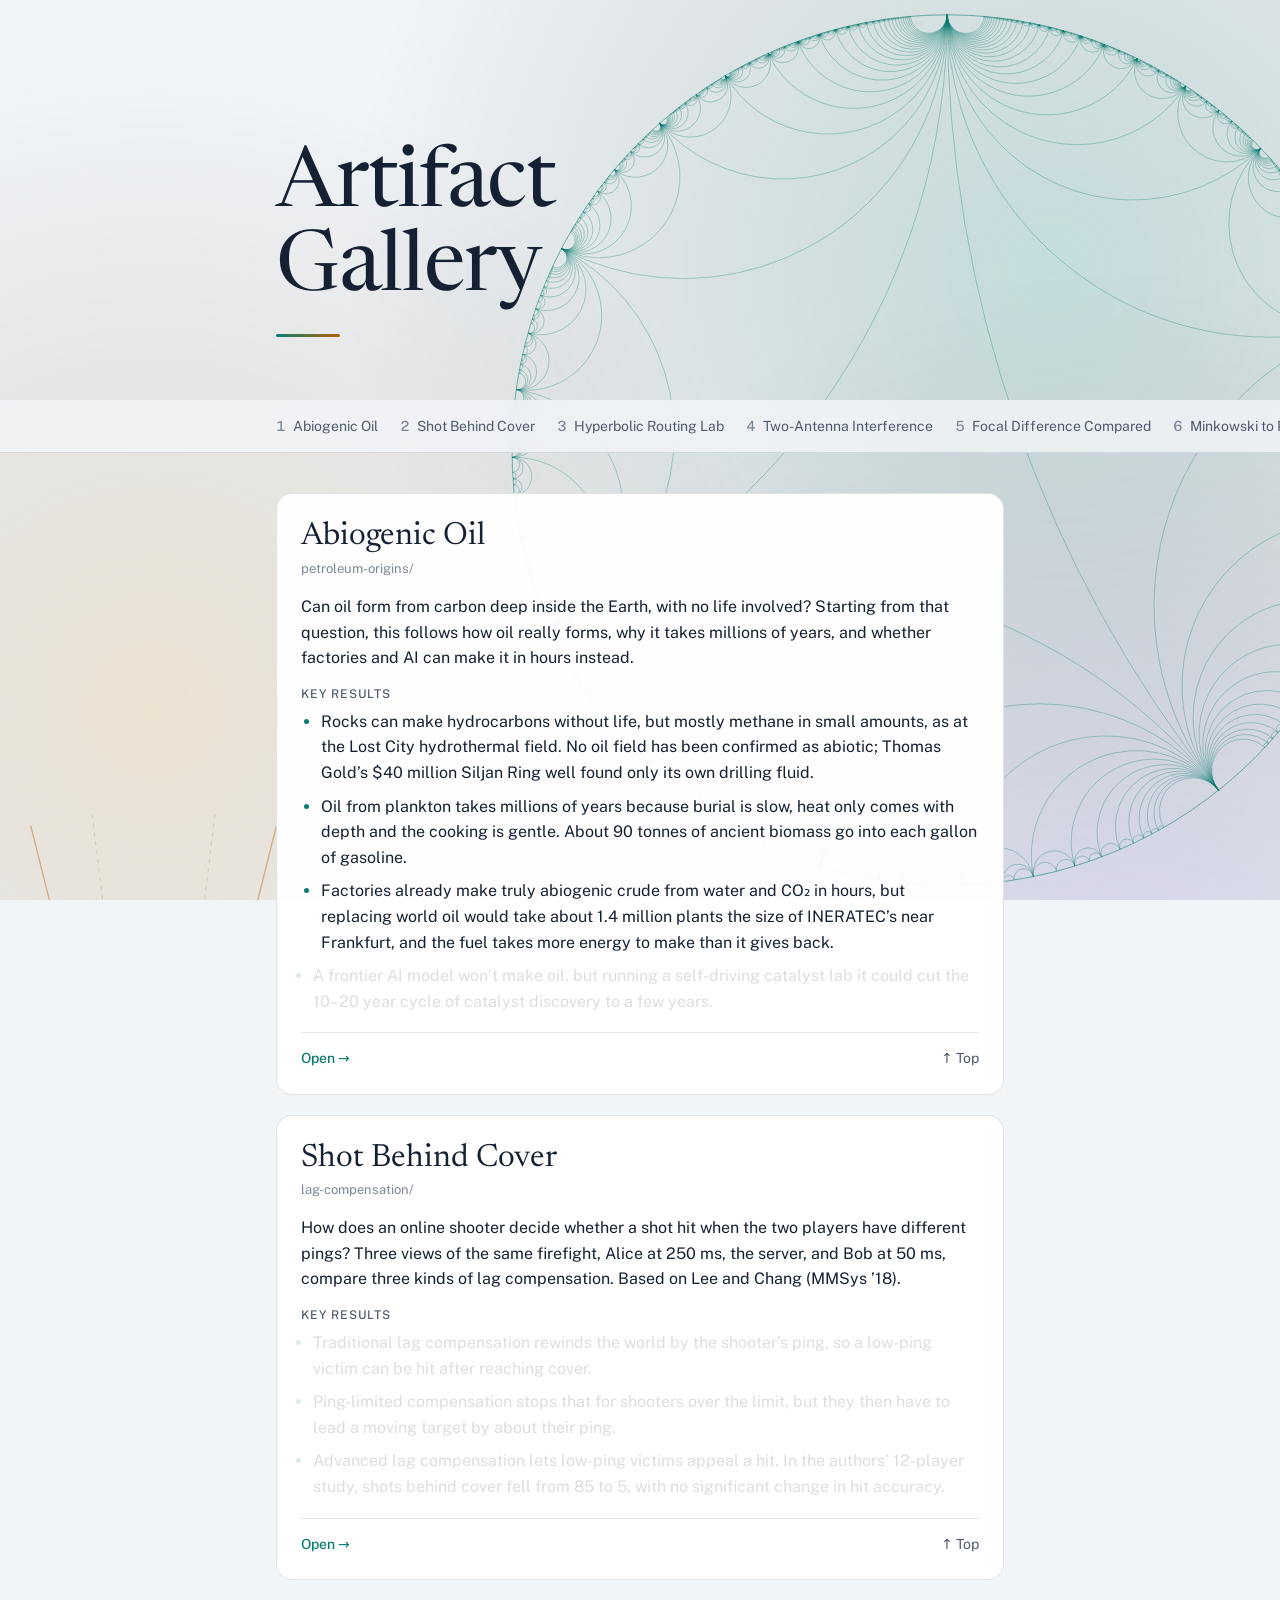
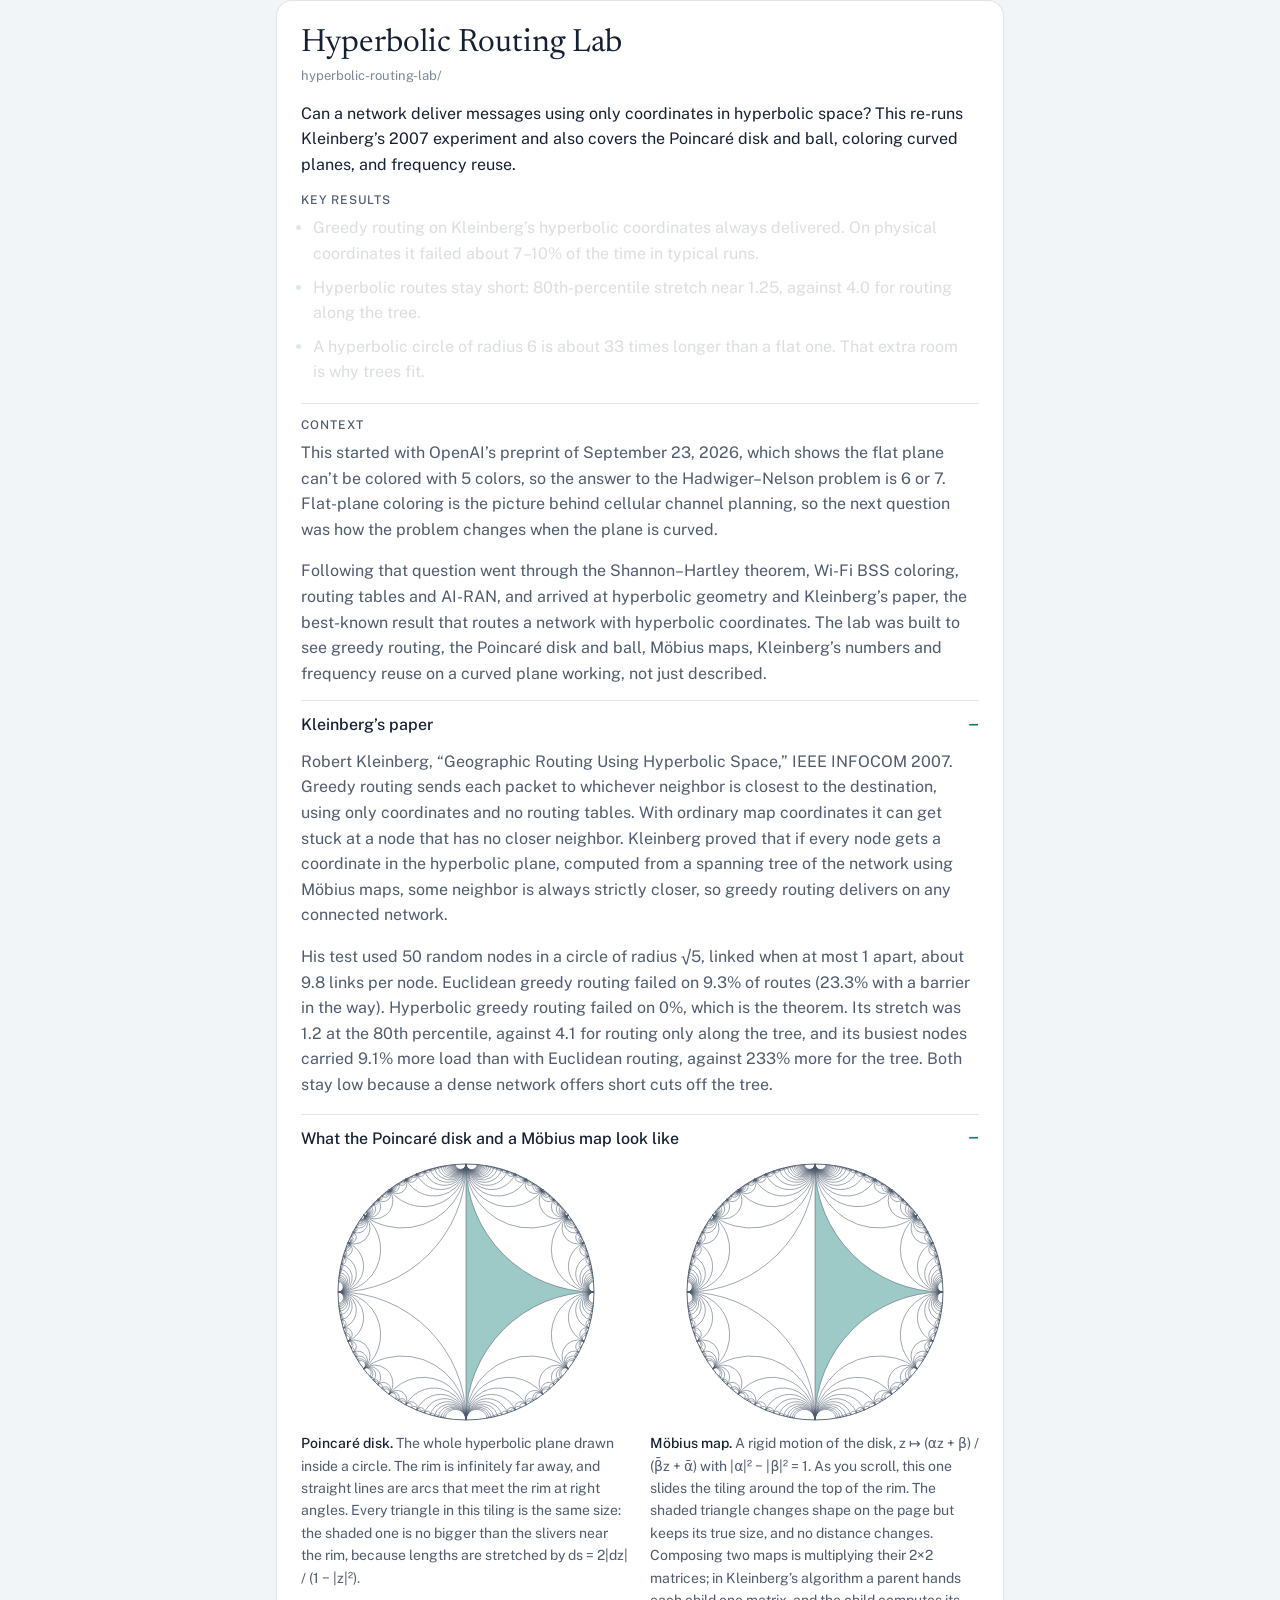
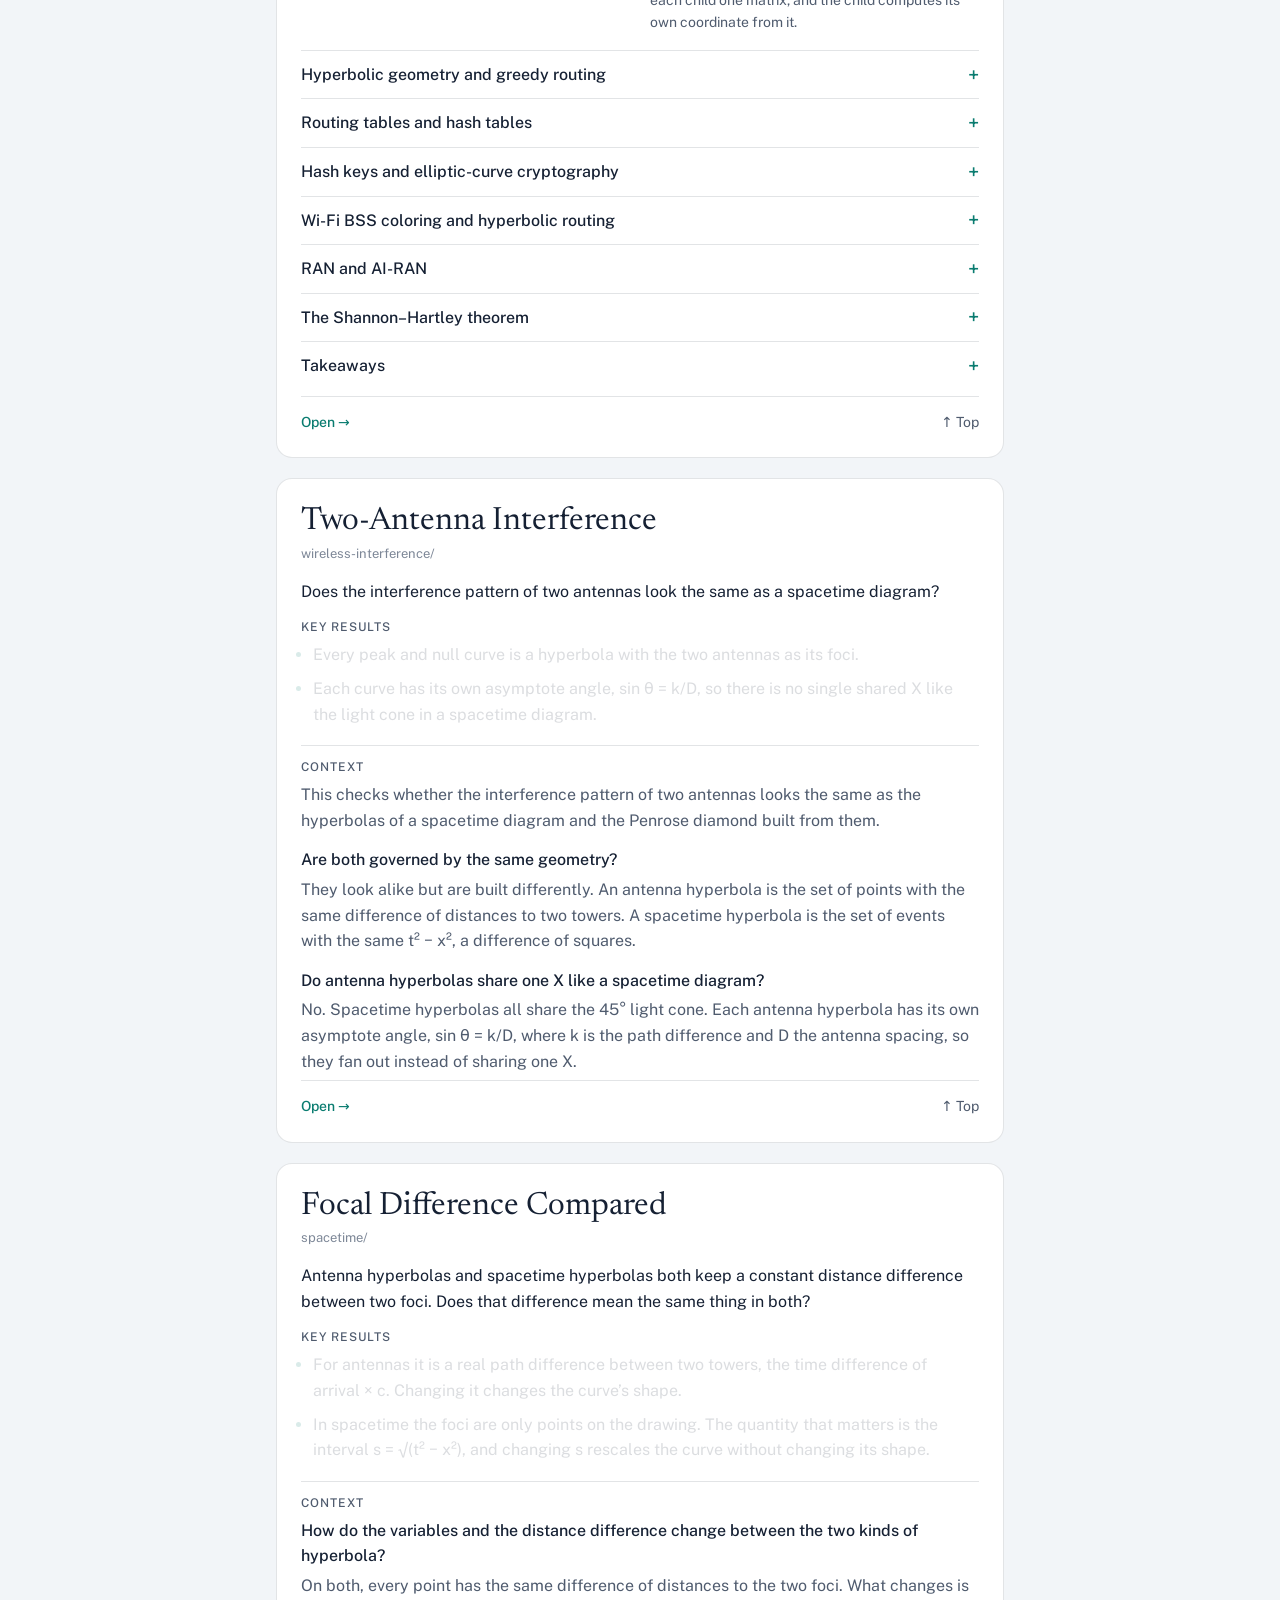
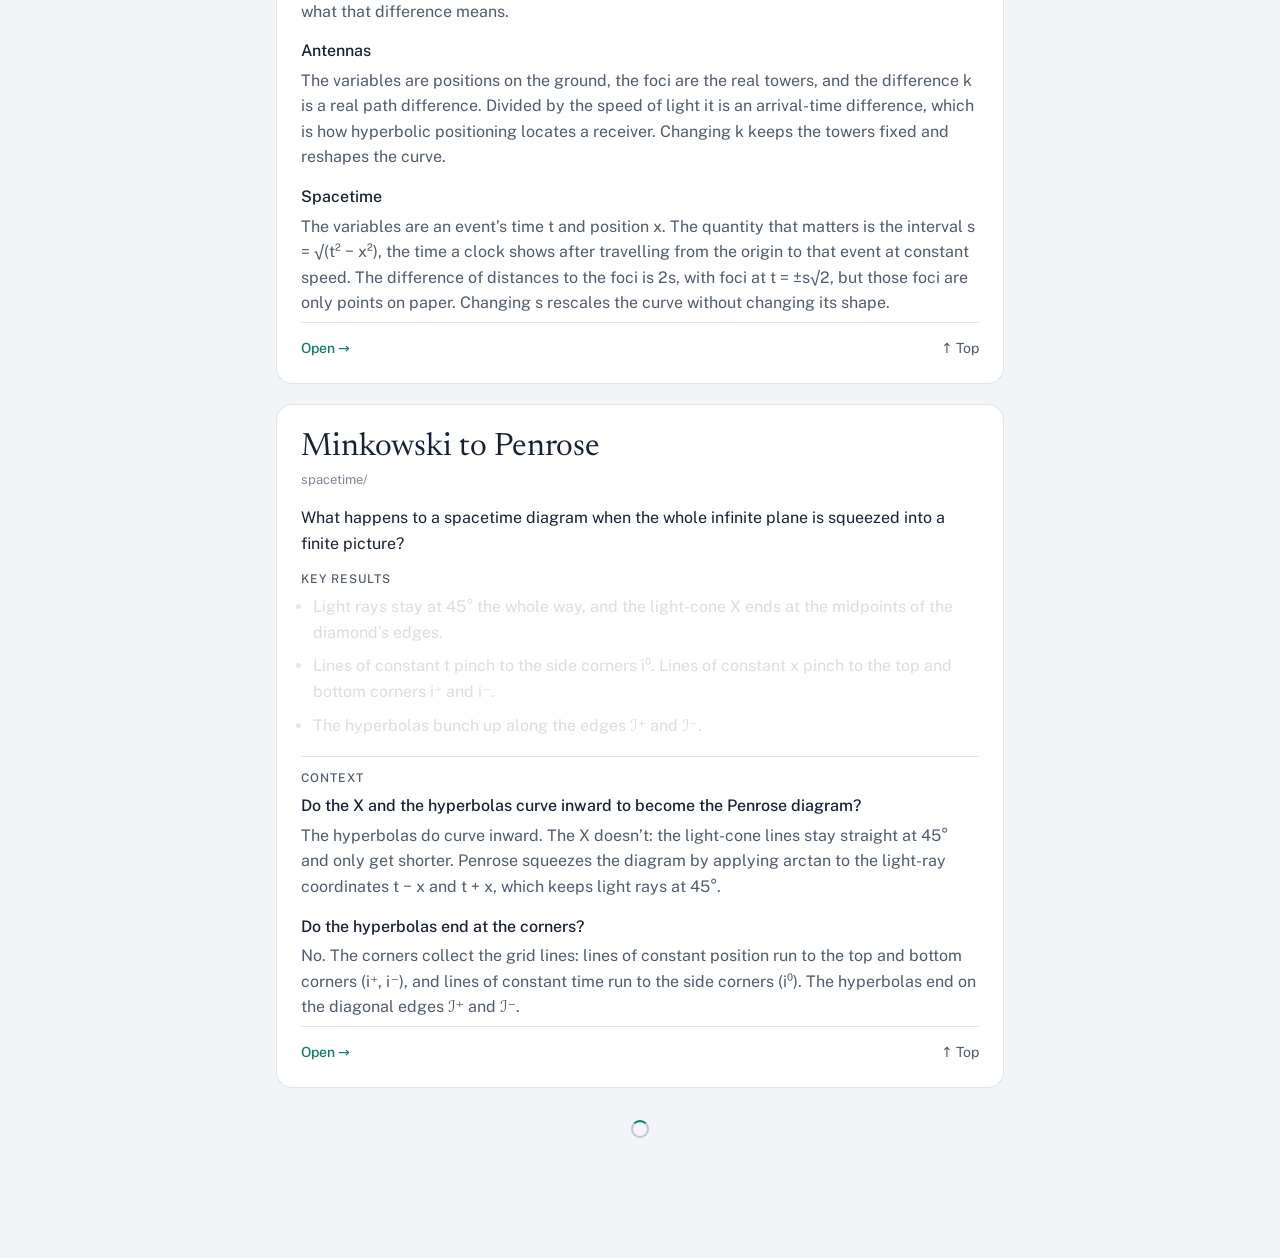
<file: index.html>
<!doctype html>
<html lang="en">
<head>
<meta charset="utf-8">
<meta name="viewport" content="width=device-width,initial-scale=1,viewport-fit=cover">
<title>Artifact Gallery</title>
<meta name="claude:viewport-fit-sides" content="cover">
<link rel="preconnect" href="https://fonts.googleapis.com">
<link rel="preconnect" href="https://fonts.gstatic.com" crossorigin>
<link rel="stylesheet" href="https://fonts.googleapis.com/css2?family=Newsreader:opsz,wght@6..72,400&family=Public+Sans:wght@400;500&display=swap">
<link rel="stylesheet" href="assets/widget.css">
<link rel="stylesheet" href="assets/theme.css">
<link rel="stylesheet" href="assets/transition.css">
<!-- Hold the first paint until the page script has restored the scroll position and drawn the
     background (the marker sits after the scripts); otherwise a slow script lets one wrong frame through. -->
<link rel="expect" href="#page-ready" blocking="render">
<style>
/* An index of artifacts. To add one, copy an <article> below: give it an id, a title,
   a description and a link. The strip at the top is built from the articles.
   Behind the page a fixed Farey tessellation drifts slower than the cards; the strip of
   titles scrolls sideways, snaps and sticks; cards fade in, reveal their key results as
   they pass through the screen, and load in batches as the end of the list comes up. */
:root{--gutter-l:max(16px,env(safe-area-inset-left,0px));--gutter-r:max(16px,env(safe-area-inset-right,0px))}
html{scroll-padding-top:calc(50px + env(safe-area-inset-top,0px) + 16px)}
body{padding:0;overflow-x:clip}
#bg{position:fixed;inset:0;width:100%;height:100%;z-index:-1;pointer-events:none}
.in{max-width:760px;margin-inline:auto;padding-left:var(--gutter-l);padding-right:var(--gutter-r)}

.hero{padding-block:clamp(64px,16vh,160px) clamp(36px,7vh,72px)}
.hero h1{font-size:clamp(46px,8vw,84px);line-height:1;letter-spacing:-.015em;margin:0;max-width:8ch}
.hero h1::after{content:"";display:block;width:64px;height:3px;margin-top:22px;background:linear-gradient(90deg,var(--text-accent),var(--amber));border-radius:2px}

nav.bar{position:sticky;top:env(safe-area-inset-top,0px);z-index:10;background:var(--surface-0);border-bottom:1px solid var(--border)}
@supports (backdrop-filter:blur(1px)){nav.bar{background:color-mix(in srgb,var(--surface-0) 82%,transparent);backdrop-filter:blur(10px)}}
#toc{list-style:none;margin:0;display:flex;gap:22px;overflow-x:auto;scroll-snap-type:x proximity;scrollbar-width:none;padding-block:0;--strip-l:max(var(--gutter-l),calc((100vw - 760px)/2 + 16px));padding-left:var(--strip-l);padding-right:var(--gutter-r);scroll-padding-left:var(--strip-l)}
#toc::-webkit-scrollbar{display:none}
#toc li{flex:none;scroll-snap-align:start}
#toc a{display:flex;align-items:baseline;gap:7px;padding:15px 0 13px;border-bottom:2px solid transparent;font-size:14px;color:var(--text-secondary);text-decoration:none;transition:color .2s,border-color .2s}
#toc a span{font-weight:500;font-variant-numeric:tabular-nums;color:var(--text-muted)}
#toc a:hover,#toc a:focus-visible{color:var(--text-primary);border-bottom-color:var(--border-stronger);outline:none}
#toc a[aria-current="true"]{color:var(--text-accent);border-bottom-color:var(--text-accent)}
#toc a[aria-current="true"] span{color:var(--text-accent)}
.progress{position:absolute;left:0;right:0;top:0;height:2px;background:linear-gradient(90deg,var(--text-accent),var(--amber));transform-origin:0 50%;transform:scaleX(0)}

main.in{padding-block:40px 120px}
#list{display:flex;flex-direction:column;gap:20px}
article{background:var(--surface-2);background:color-mix(in srgb,var(--surface-2) 96%,transparent);border:1px solid var(--border);border-radius:16px;padding:24px;transition:border-color .3s,box-shadow .3s}
article.active{border-color:var(--border-accent);box-shadow:0 0 0 1px var(--border-accent)}
article h2{font-family:var(--font-serif);font-weight:400;font-size:clamp(26px,3.4vw,32px);line-height:1.15;margin:0 0 4px;text-wrap:balance}
article h2 a{color:var(--text-primary);text-decoration:none}
article h2 a:hover,article h2 a:focus-visible{color:var(--text-accent);outline:none}
article .where{font-size:13px;color:var(--text-muted);margin:0 0 14px}
article p{margin:0 0 16px}
article h3{font:500 12px var(--font-sans);letter-spacing:.08em;text-transform:uppercase;color:var(--text-secondary);margin:0 0 8px}
.results{margin:0 0 18px;padding-left:20px;display:flex;flex-direction:column;gap:8px}
.results li::marker{color:var(--text-accent)}
/* Context: background for each entry, folded into sections. */
.context{border-top:1px solid var(--border);padding-top:14px;margin-bottom:6px}
.context .lead{padding-bottom:14px;border-bottom:1px solid var(--border)}
.context .lead:last-child{border-bottom:0;padding-bottom:0}
.context .lead>*+*{margin-top:14px}
.context details{border-bottom:1px solid var(--border)}
.context details:last-child{border-bottom:0}
.context summary{cursor:pointer;list-style:none;display:flex;justify-content:space-between;align-items:center;gap:12px;padding:11px 0;font-weight:500;color:var(--text-primary)}
.context summary::-webkit-details-marker{display:none}
.context summary::after{content:"+";flex:none;color:var(--text-accent);font-size:20px;line-height:1}
.context details[open]>summary::after{content:"−"}
.context summary:hover{color:var(--text-accent)}
.context summary:focus-visible{outline:2px solid var(--border-accent);outline-offset:2px;border-radius:4px}
.context details>:not(summary){margin-bottom:16px}
.note p{color:var(--text-secondary)}
.note p:last-child{margin-bottom:0}
.qa{margin:0}
.qa dt{font-weight:500;margin-top:14px}
.qa dt:first-child{margin-top:0}
.qa dd{margin:4px 0 0;color:var(--text-secondary)}
.eq{font-family:ui-monospace,Menlo,Consolas,monospace;font-size:14px;background:var(--surface-1);border-radius:6px;padding:8px 12px;overflow-x:auto;white-space:nowrap;margin-bottom:12px}
.take{margin:0;padding-left:20px;display:flex;flex-direction:column;gap:8px;color:var(--text-secondary)}
.take li::marker{color:var(--amber)}
.figs{display:grid;grid-template-columns:repeat(2,minmax(0,1fr));gap:20px}
@media (max-width:560px){.figs{grid-template-columns:minmax(0,1fr)}}
.figs figure{margin:0;min-width:0}
.figs canvas{display:block;width:100%;max-width:260px;aspect-ratio:1;margin:0 auto 10px}
.figs figcaption{font-size:14px;color:var(--text-secondary)}
.figs figcaption b{color:var(--text-primary);font-weight:500}
article .links{display:flex;justify-content:space-between;align-items:center;gap:12px;font-size:14px;border-top:1px solid var(--border);padding-top:14px}
article .open{color:var(--text-accent);font-weight:500;text-decoration:none}
article .top{color:var(--text-secondary);text-decoration:none}
article .open:hover,article .top:hover,article a:focus-visible{text-decoration:underline}

.loader{display:flex;justify-content:center;padding-top:32px}
.loader[hidden]{display:none}
.loader i{width:18px;height:18px;border-radius:50%;border:2px solid var(--border-strong);border-top-color:var(--text-accent);animation:spin .8s linear infinite}
@keyframes spin{to{transform:rotate(1turn)}}

/* Key results come in one by one as their card moves up the screen. */
html.js .results li{opacity:.15;transform:translateX(-8px);transition:opacity .45s ease,transform .45s ease}
html.js .results li.on{opacity:1;transform:none}
/* Cards fade and rise as they enter, driven by scroll position. */
@supports (animation-timeline:view()){
  @media (prefers-reduced-motion:no-preference){
    article{animation:rise linear both;animation-timeline:view();animation-range:entry 0% entry 60%}
  }
}
@keyframes rise{from{opacity:0;transform:translateY(40px) scale(.98)}}
@media (prefers-reduced-motion:reduce){
  html.js .results li{opacity:1;transform:none;transition:none}
  .loader i{animation:none}
}
</style>
</head>
<body>
<canvas id="bg" aria-hidden="true"></canvas>
<header class="hero" id="top"><div class="in"><h1>Artifact Gallery</h1></div></header>

<nav class="bar" aria-label="Artifacts">
  <ol id="toc"></ol>
  <div class="progress" id="progress"></div>
</nav>

<main class="in">
<section aria-label="All artifacts" id="list">

<article id="abiogenic-oil">
  <h2><a href="petroleum-origins/abiogenic-oil.html">Abiogenic Oil</a></h2>
  <p class="where">petroleum-origins/</p>
  <p>Can oil form from carbon deep inside the Earth, with no life involved? Starting from that question, this follows how oil really forms, why it takes millions of years, and whether factories and AI can make it in hours instead.</p>
  <h3>Key results</h3>
  <ul class="results">
    <li>Rocks can make hydrocarbons without life, but mostly methane in small amounts, as at the Lost City hydrothermal field. No oil field has been confirmed as abiotic; Thomas Gold’s $40 million Siljan Ring well found only its own drilling fluid.</li>
    <li>Oil from plankton takes millions of years because burial is slow, heat only comes with depth and the cooking is gentle. About 90 tonnes of ancient biomass go into each gallon of gasoline.</li>
    <li>Factories already make truly abiogenic crude from water and CO₂ in hours, but replacing world oil would take about 1.4 million plants the size of INERATEC’s near Frankfurt, and the fuel takes more energy to make than it gives back.</li>
    <li>A frontier AI model won’t make oil, but running a self-driving catalyst lab it could cut the 10–20 year cycle of catalyst discovery to a few years.</li>
  </ul>
  <div class="links"><a class="open" href="petroleum-origins/abiogenic-oil.html">Open →</a><a class="top" href="#top">↑ Top</a></div>
</article>

<article id="shot-behind-cover">
  <h2><a href="lag-compensation/shot-behind-cover.html">Shot Behind Cover</a></h2>
  <p class="where">lag-compensation/</p>
  <p>How does an online shooter decide whether a shot hit when the two players have different pings? Three views of the same firefight, Alice at 250 ms, the server, and Bob at 50 ms, compare three kinds of lag compensation. Based on Lee and Chang (MMSys ’18).</p>
  <h3>Key results</h3>
  <ul class="results">
    <li>Traditional lag compensation rewinds the world by the shooter’s ping, so a low-ping victim can be hit after reaching cover.</li>
    <li>Ping-limited compensation stops that for shooters over the limit, but they then have to lead a moving target by about their ping.</li>
    <li>Advanced lag compensation lets low-ping victims appeal a hit. In the authors’ 12-player study, shots behind cover fell from 85 to 5, with no significant change in hit accuracy.</li>
  </ul>
  <div class="links"><a class="open" href="lag-compensation/shot-behind-cover.html">Open →</a><a class="top" href="#top">↑ Top</a></div>
</article>

<article id="hyperbolic-routing-lab">
  <h2><a href="hyperbolic-routing-lab/index.html">Hyperbolic Routing Lab</a></h2>
  <p class="where">hyperbolic-routing-lab/</p>
  <p>Can a network deliver messages using only coordinates in hyperbolic space? This re-runs Kleinberg’s 2007 experiment and also covers the Poincaré disk and ball, coloring curved planes, and frequency reuse.</p>
  <h3>Key results</h3>
  <ul class="results">
    <li>Greedy routing on Kleinberg’s hyperbolic coordinates always delivered. On physical coordinates it failed about 7–10% of the time in typical runs.</li>
    <li>Hyperbolic routes stay short: 80th-percentile stretch near 1.25, against 4.0 for routing along the tree.</li>
    <li>A hyperbolic circle of radius 6 is about 33 times longer than a flat one. That extra room is why trees fit.</li>
  </ul>
  <div class="context">
  <h3>Context</h3>
  <div class="lead">
    <div class="note"><p>This started with OpenAI’s preprint of September 23, 2026, which shows the flat plane can’t be colored with 5 colors, so the answer to the Hadwiger–Nelson problem is 6 or 7. Flat-plane coloring is the picture behind cellular channel planning, so the next question was how the problem changes when the plane is curved.</p>
    <p>Following that question went through the Shannon–Hartley theorem, Wi-Fi BSS coloring, routing tables and AI-RAN, and arrived at hyperbolic geometry and Kleinberg’s paper, the best-known result that routes a network with hyperbolic coordinates. The lab was built to see greedy routing, the Poincaré disk and ball, Möbius maps, Kleinberg’s numbers and frequency reuse on a curved plane working, not just described.</p></div>
  </div>
  <details open><summary>Kleinberg’s paper</summary>
    <div class="note"><p>Robert Kleinberg, “Geographic Routing Using Hyperbolic Space,” IEEE INFOCOM 2007. Greedy routing sends each packet to whichever neighbor is closest to the destination, using only coordinates and no routing tables. With ordinary map coordinates it can get stuck at a node that has no closer neighbor. Kleinberg proved that if every node gets a coordinate in the hyperbolic plane, computed from a spanning tree of the network using Möbius maps, some neighbor is always strictly closer, so greedy routing delivers on any connected network.</p>
    <p>His test used 50 random nodes in a circle of radius √5, linked when at most 1 apart, about 9.8 links per node. Euclidean greedy routing failed on 9.3% of routes (23.3% with a barrier in the way). Hyperbolic greedy routing failed on 0%, which is the theorem. Its stretch was 1.2 at the 80th percentile, against 4.1 for routing only along the tree, and its busiest nodes carried 9.1% more load than with Euclidean routing, against 233% more for the tree. Both stay low because a dense network offers short cuts off the tree.</p></div>
  </details>
  <details open><summary>What the Poincaré disk and a Möbius map look like</summary>
    <div class="figs">
      <figure><canvas data-fig="disk" aria-label="The Poincaré disk tiled by ideal triangles, one shaded"></canvas><figcaption><b>Poincaré disk.</b> The whole hyperbolic plane drawn inside a circle. The rim is infinitely far away, and straight lines are arcs that meet the rim at right angles. Every triangle in this tiling is the same size: the shaded one is no bigger than the slivers near the rim, because lengths are stretched by ds = 2|dz| / (1 − |z|²).</figcaption></figure>
      <figure><canvas data-fig="mobius" aria-label="The same tiling moved by a Möbius map as the page scrolls"></canvas><figcaption><b>Möbius map.</b> A rigid motion of the disk, z ↦ (αz + β) / (β̄z + ᾱ) with |α|² − |β|² = 1. As you scroll, this one slides the tiling around the top of the rim. The shaded triangle changes shape on the page but keeps its true size, and no distance changes. Composing two maps is multiplying their 2×2 matrices; in Kleinberg’s algorithm a parent hands each child one matrix, and the child computes its own coordinate from it.</figcaption></figure>
    </div>
  </details>
  <details><summary>Hyperbolic geometry and greedy routing</summary>
    <dl class="qa">
      <dt>How does greedy routing work?</dt>
      <dd>Each node knows its own coordinate and its neighbors’ coordinates. It hands the packet to whichever neighbor is closest to the destination, and stops if none is closer. In physical coordinates that can get stuck at a node with no closer neighbor. Kleinberg embeds a spanning tree into the hyperbolic plane so that some neighbor is always strictly closer, so delivery never fails.</dd>
      <dt>What coordinates does hyperbolic geometry use?</dt>
      <dd>The same point can be written in several systems: the Poincaré disk (inside a unit circle), the Klein disk, the upper half-plane, the hyperboloid (one sheet of t² − x² − y² = 1 in 3D), or polar form with true distance from the center. Routing code usually uses the disk or the hyperboloid.</dd>
      <dt>How do the saddle and the Poincaré disk relate?</dt>
      <dd>They are two pictures of the same geometry. A saddle shows negative curvature locally: circles have circumference 2π·sinh r, and triangles add up to less than 180°, the shortfall equal to their area. Hilbert proved the whole plane can’t sit smoothly in 3D space, so the Poincaré disk draws all of it inside a unit circle whose rim is infinitely far away.</dd>
      <dt>Why do trees fit so well?</dt>
      <dd>With curvature −1 a circle of radius r has circumference 2π·sinh r, which grows exponentially; at r = 6 that’s 33 times the flat value. A tree’s levels also grow exponentially, so there is room for every branch.</dd>
      <dt>What is the Poincaré ball?</dt>
      <dd>The same model in more dimensions. Izgorodin embeds WordNet’s 82,115 noun synsets in a 10-dimensional ball and averages points through flat tangent spaces. In his tests the hyperbolic distances mattered most for choosing nearest neighbors, worth about 5.7 points of mid-level clustering accuracy over a Euclidean embedding.</dd>
      <dt>Why were Kleinberg’s percentages so low?</dt>
      <dd>For three different reasons. Hyperbolic failure was 0% because it is a theorem. Stretch and congestion stayed low because a dense network, about 9.8 links per node, offers short cuts off the tree that greedy routing takes.</dd>
      <dt>Does hyperbolic space help pack data or reuse frequencies?</dt>
      <dd>Packing works; frequency reuse doesn’t carry over to real radios. Packing: a hub with n spokes needs every leaf closer to the hub than to any other leaf, so the flat plane fits at most 5 spokes, while the hyperbolic plane fits any n once leaves sit at radius about 2 ln(n/π). Frequency reuse: interference depends on real distances in flat space. Even on paper, a hyperbolic tiling with 6 neighbors per cell needs the same 7 channel groups as hexagons, and puts 30 co-channel cells at the reuse distance instead of 6.</dd>
    </dl>
  </details>
  <details><summary>Routing tables and hash tables</summary>
    <dl class="qa">
      <dt>Are routing tables hash tables?</dt>
      <dd>Partly. IP routers match each destination against stored prefixes and take the longest match, using tries or special memory called TCAM. Exact-match hash tables are used elsewhere, for example in Ethernet switches’ MAC address tables.</dd>
      <dt>Do routing tables still exist in the hyperbolic approach?</dt>
      <dd>Big tables aren’t needed for forwarding: each node keeps only its neighbors’ coordinates. Two lookups remain. A sender must learn the destination’s coordinate, much as DNS turns names into addresses. And Kleinberg’s paper builds a distributed hash table on top: a key is hashed to a point in the hyperbolic plane and stored at the node nearest it, which his Theorem 3 shows is the same node from any starting point. Hash tables move up a layer; they don’t disappear.</dd>
      <dt>Does an IP address say nothing about where a destination is?</dt>
      <dd>IP addresses are hierarchical: one prefix covers a whole network. That grouping keeps the global routing table near a million prefixes instead of billions of devices.</dd>
      <dt>Does every router update its tables when a phone moves?</dt>
      <dd>Not in mobile networks. A phone’s data travels in a tunnel from the base station to the core; when it hands over to another cell, only the tunnel’s end moves. Base stations don’t hold global tables.</dd>
      <dt>Are hyperbolic coordinates permanent?</dt>
      <dd>No. They come from the spanning tree, so a device that attaches somewhere new gets a new coordinate that senders must learn, and each node joining or leaving costs O(n) operations on average to repair the embedding.</dd>
      <dt>Does a node only need its neighbors’ coordinates?</dt>
      <dd>Yes, and that’s the main saving. With Kleinberg’s embedding some neighbor is always strictly closer to any destination, so a packet never gets stuck.</dd>
      <dt>Is the distance calculation Pythagoras?</dt>
      <dd>No. The distance in the Poincaré disk is d(z, w) = arcosh(1 + 2|z − w|² / ((1 − |z|²)(1 − |w|²))). It’s cheap to compute, but it isn’t Pythagoras.</dd>
      <dt>Does machine learning choose the coordinates?</dt>
      <dd>Kleinberg’s coordinates come from a simple deterministic algorithm, a spanning tree plus Möbius maps, and the delivery guarantee depends on that exact construction. Hyperbolic graph neural networks are research models that learn embeddings for prediction tasks such as delay; they carry no delivery guarantee.</dd>
      <dt>Do satellite networks look like trees?</dt>
      <dd>A satellite laser mesh is usually modeled as a grid wrapped around the planet: each satellite links to neighbors in its own orbit and the adjacent ones. That isn’t tree-like. Because the motion is predictable, routes can be computed ahead of time.</dd>
    </dl>
  </details>
  <details><summary>Hash keys and elliptic-curve cryptography</summary>
    <dl class="qa">
      <dt>Is a hash-table key “hyperbolic” the way elliptic-curve cryptography is?</dt>
      <dd>No. Hash tables use ordinary fast hash functions, which turn a key into a bucket number and are designed to scatter nearby keys far apart. Elliptic-curve cryptography is public-key cryptography, used for signatures and key exchange: a public key is a secret number times a base point on a curve y² = x³ + ax + b over a finite field.</dd>
      <dt>Does “elliptic” mean elliptic geometry?</dt>
      <dd>No. “Elliptic” in elliptic curves comes from elliptic integrals, the formulas for the arc length of an ellipse. It has nothing to do with elliptic (spherical) geometry, and so nothing to do with its opposite, hyperbolic geometry. Over the complex numbers an elliptic curve is a torus, which is flat. ECC works with points over a finite field, where curvature has no meaning.</dd>
      <dt>Do hashes and hyperbolic coordinates work alike?</dt>
      <dd>They do opposite jobs. A hash scatters on purpose. A hyperbolic coordinate keeps structure on purpose, so that distance reflects the network and a router can measure progress toward a destination.</dd>
      <dt>Does changing one character move an ECC key somewhere else?</dt>
      <dd>That’s the avalanche property of hash functions. For ECC the closer statement is that a public key reveals nothing usable about the secret number behind it.</dd>
      <dt>Do hashing and hyperbolic routing ever meet?</dt>
      <dd>Once: Kleinberg’s distributed hash table hashes a key to a point in the hyperbolic plane, then routes greedily to it. A hash used directly as an address can’t tell a router which neighbor is closer.</dd>
    </dl>
  </details>
  <details><summary>Wi-Fi BSS coloring and hyperbolic routing</summary>
    <dl class="qa">
      <dt>What is BSS coloring?</dt>
      <dd>Wi-Fi 6 (802.11ax) adds a 6-bit “color”, 1 to 63, to each frame header. Neighboring networks still share the same channel; the color only tells a device whose frame it is hearing.</dd>
      <dt>Does a device ignore a neighbor’s signal and transmit anyway?</dt>
      <dd>Only under conditions. For a frame with its own color it holds off as usual. For a different color it may raise its detection threshold, anywhere from −82 up to −62 dBm, and transmit if the neighbor’s signal is weaker than that, while lowering its own transmit power in step.</dd>
      <dt>Does BSS coloring cut interference?</dt>
      <dd>It works the other way round: it accepts a bit more interference in exchange for more chances to transmit. Throughput in a crowded building goes up; interference doesn’t go down.</dd>
      <dt>Do the Internet and Starlink route with hyperbolic geometry?</dt>
      <dd>The Internet routes with tables: BGP between networks and OSPF inside them. Hyperbolic routing is research: Kleinberg proved in 2007 that it can’t get stuck, and Boguñá, Papadopoulos and Krioukov proposed mapping the Internet this way in 2010. SpaceX hasn’t published how Starlink routes.</dd>
      <dt>Are hyperbolic coordinates physical positions?</dt>
      <dd>No. They’re computed from the network’s spanning tree and have nothing to do with where the equipment is.</dd>
      <dt>Can spreading nodes apart in hyperbolic space reduce interference?</dt>
      <dd>No. Interference depends on real distances between real antennas. Virtual coordinates can spread nodes apart on paper, but the radios stay where they are.</dd>
      <dt>Does hyperbolic routing avoid traffic jams?</dt>
      <dd>That’s about congestion, not noise. In Kleinberg’s test, hyperbolic greedy routing put 9.1% more load on its busiest nodes than Euclidean greedy routing, and far less than routing only along the tree, which added 233%.</dd>
    </dl>
  </details>
  <details><summary>RAN and AI-RAN</summary>
    <div class="note"><p>The radio access network (RAN) is the radios, base stations and links back to the core; user data goes phone → radio link → base station → transport → core → Internet. The AI-RAN Alliance, launched in February 2024 with over 130 members by early 2026, works in three areas: AI-for-RAN uses machine learning to run the radio better, AI-and-RAN shares GPU servers between radio processing and AI workloads, and AI-on-RAN runs AI applications at the network edge.</p></div>
    <dl class="qa">
      <dt>Is a cellular network a tree?</dt>
      <dd>Mostly, as a logical picture. Small cells usually connect over fiber or wireless backhaul to an aggregation point rather than through a macro tower, but the network is a hierarchy, and that hierarchy is where hyperbolic ideas could fit.</dd>
      <dt>Do base stations keep lists of every node?</dt>
      <dd>No. A base station tunnels each phone’s traffic to the core network. The RAN does no per-destination routing.</dd>
      <dt>Does AI-RAN embed the network in hyperbolic space?</dt>
      <dd>That isn’t part of AI-RAN as the Alliance defines it; at most it’s a research idea. The claim traced back to mnemoverse.com, the company behind Izgorodin’s paper, which is about knowledge graphs, not RAN. Plausible research uses are placing AI workloads across edge GPUs, routing over multi-hop links such as wireless backhaul meshes and satellite links, and reasoning over network telemetry at the right level of detail.</dd>
      <dt>Does greedy routing give near-zero latency?</dt>
      <dd>It cuts the state each node stores, not the time a packet takes. Routes run a little longer than the shortest: in Kleinberg’s test, 80% were within 1.2× the shortest path.</dd>
      <dt>Can hyperbolic coordinates reuse spectrum exponentially more?</dt>
      <dd>Virtual coordinates don’t move antennas, so they don’t change interference. As a thought experiment, a hyperbolic tiling with 6 neighbors per cell and a reuse distance of 3 tiles still needs 7 channel groups, the same as hexagons, and each cell has 30 co-channel cells at the reuse distance instead of 6.</dd>
      <dt>Do networks still plan frequencies like the coloring problem?</dt>
      <dd>Early cellular networks used fixed channel plans like that. LTE and 5G mostly reuse every frequency in every cell and manage interference with scheduling, power control and beamforming.</dd>
    </dl>
  </details>
  <details><summary>The Shannon–Hartley theorem</summary>
    <div class="eq">C = B · log₂(1 + S/N)</div>
    <div class="note"><p>C is the most bits per second a channel can carry with errors kept as rare as you like. B is the bandwidth in hertz. S is the received signal power and N the noise power in that bandwidth, both as plain ratios, not decibels. Bandwidth multiplies capacity directly; signal strength only works through the logarithm, so at high SNR doubling the power adds about one bit per second per hertz. Example: 20 MHz at an SNR of 20 dB (a ratio of 100) gives 20 MHz × log₂(101) ≈ 133 Mbit/s.</p></div>
    <dl class="qa">
      <dt>What does “error-free below C” mean?</dt>
      <dd>If the data rate is below C, errors can be made as rare as you want by using longer and longer codes. It doesn’t mean one particular code is perfect. Above C, reliable communication is impossible.</dd>
      <dt>Does N include interference?</dt>
      <dd>In the theorem, N is noise only, spread evenly across the band, N = N₀·B. Engineers fold interference in by using SINR = S / (N + I) in place of S/N, an approximation that works well when interference comes from many sources at once.</dd>
      <dt>Does infinite bandwidth give infinite capacity?</dt>
      <dd>No. As B grows, N = N₀·B grows with it and the signal-to-noise ratio falls. Capacity levels off at S / (N₀ ln 2), about 1.44 × S/N₀.</dd>
      <dt>Does it set how far data can be compressed?</dt>
      <dd>Compression limits come from two other Shannon results, the source-coding theorem (entropy) and rate–distortion theory. Shannon–Hartley is about sending data through noise, though reading bits back off a disk or tape is itself a noisy channel.</dd>
      <dt>Is the theorem 2D or 3D?</dt>
      <dd>Neither. The formula has no physical space in it. Distance and layout only enter through S and N: received power falls with distance, and interference depends on where other transmitters are. Calling it 1D is loose too: it describes one link, with time and frequency as its variables.</dd>
      <dt>Where is the geometry, then?</dt>
      <dd>A signal of bandwidth B lasting T seconds is pinned down by about 2BT samples, so it is one point in a space of about 2BT dimensions; one megahertz for one millisecond is already about 2,000. Shannon proved the theorem by packing small noise spheres inside a big sphere in that space. Capacity is how many fit.</dd>
    </dl>
  </details>
  <details><summary>Takeaways</summary>
    <ul class="take">
      <li>Hyperbolic geometry’s one big property is exponential room. Almost every real use traces back to it.</li>
      <li>Hyperbolic coordinates are virtual. They change how you address and route, never where antennas are or how radio waves interfere.</li>
      <li>Greedy routing cuts the state each node keeps. It doesn’t cut latency, and you still need a lookup to learn where a destination is.</li>
      <li>Plane coloring and frequency reuse share the 7-cell hexagon picture, but they are different math problems, and modern networks reuse every frequency everywhere.</li>
      <li>Coloring can lower interference, never noise, and it always costs bandwidth.</li>
      <li>Similar names hide different ideas: elliptic curves aren’t elliptic geometry, tanh activations aren’t Poincaré projections, and antenna hyperbolas aren’t light cones.</li>
    </ul>
  </details>
  </div>
  <div class="links"><a class="open" href="hyperbolic-routing-lab/index.html">Open →</a><a class="top" href="#top">↑ Top</a></div>
</article>

<article id="two-antenna-interference">
  <h2><a href="wireless-interference/two-antenna-interference.html">Two-Antenna Interference</a></h2>
  <p class="where">wireless-interference/</p>
  <p>Does the interference pattern of two antennas look the same as a spacetime diagram?</p>
  <h3>Key results</h3>
  <ul class="results">
    <li>Every peak and null curve is a hyperbola with the two antennas as its foci.</li>
    <li>Each curve has its own asymptote angle, sin θ = k/D, so there is no single shared X like the light cone in a spacetime diagram.</li>
  </ul>
  <div class="context">
  <h3>Context</h3>
  <div class="lead">
    <div class="note"><p>This checks whether the interference pattern of two antennas looks the same as the hyperbolas of a spacetime diagram and the Penrose diamond built from them.</p></div>
    <dl class="qa">
      <dt>Are both governed by the same geometry?</dt>
      <dd>They look alike but are built differently. An antenna hyperbola is the set of points with the same difference of distances to two towers. A spacetime hyperbola is the set of events with the same t² − x², a difference of squares.</dd>
      <dt>Do antenna hyperbolas share one X like a spacetime diagram?</dt>
      <dd>No. Spacetime hyperbolas all share the 45° light cone. Each antenna hyperbola has its own asymptote angle, sin θ = k/D, where k is the path difference and D the antenna spacing, so they fan out instead of sharing one X.</dd>
    </dl>
  </div>
  </div>
  <div class="links"><a class="open" href="wireless-interference/two-antenna-interference.html">Open →</a><a class="top" href="#top">↑ Top</a></div>
</article>

<article id="focal-difference-antenna-vs-spacetime">
  <h2><a href="spacetime/focal-difference-antenna-vs-spacetime.html">Focal Difference Compared</a></h2>
  <p class="where">spacetime/</p>
  <p>Antenna hyperbolas and spacetime hyperbolas both keep a constant distance difference between two foci. Does that difference mean the same thing in both?</p>
  <h3>Key results</h3>
  <ul class="results">
    <li>For antennas it is a real path difference between two towers, the time difference of arrival × c. Changing it changes the curve’s shape.</li>
    <li>In spacetime the foci are only points on the drawing. The quantity that matters is the interval s = √(t² − x²), and changing s rescales the curve without changing its shape.</li>
  </ul>
  <div class="context">
  <h3>Context</h3>
  <div class="lead">
    <dl class="qa">
      <dt>How do the variables and the distance difference change between the two kinds of hyperbola?</dt>
      <dd>On both, every point has the same difference of distances to the two foci. What changes is what that difference means.</dd>
      <dt>Antennas</dt>
      <dd>The variables are positions on the ground, the foci are the real towers, and the difference k is a real path difference. Divided by the speed of light it is an arrival-time difference, which is how hyperbolic positioning locates a receiver. Changing k keeps the towers fixed and reshapes the curve.</dd>
      <dt>Spacetime</dt>
      <dd>The variables are an event’s time t and position x. The quantity that matters is the interval s = √(t² − x²), the time a clock shows after travelling from the origin to that event at constant speed. The difference of distances to the foci is 2s, with foci at t = ±s√2, but those foci are only points on paper. Changing s rescales the curve without changing its shape.</dd>
    </dl>
  </div>
  </div>
  <div class="links"><a class="open" href="spacetime/focal-difference-antenna-vs-spacetime.html">Open →</a><a class="top" href="#top">↑ Top</a></div>
</article>

<article id="minkowski-to-penrose">
  <h2><a href="spacetime/minkowski-to-penrose.html">Minkowski to Penrose</a></h2>
  <p class="where">spacetime/</p>
  <p>What happens to a spacetime diagram when the whole infinite plane is squeezed into a finite picture?</p>
  <h3>Key results</h3>
  <ul class="results">
    <li>Light rays stay at 45° the whole way, and the light-cone X ends at the midpoints of the diamond’s edges.</li>
    <li>Lines of constant t pinch to the side corners i⁰. Lines of constant x pinch to the top and bottom corners i⁺ and i⁻.</li>
    <li>The hyperbolas bunch up along the edges ℐ⁺ and ℐ⁻.</li>
  </ul>
  <div class="context">
  <h3>Context</h3>
  <div class="lead">
    <dl class="qa">
      <dt>Do the X and the hyperbolas curve inward to become the Penrose diagram?</dt>
      <dd>The hyperbolas do curve inward. The X doesn’t: the light-cone lines stay straight at 45° and only get shorter. Penrose squeezes the diagram by applying arctan to the light-ray coordinates t − x and t + x, which keeps light rays at 45°.</dd>
      <dt>Do the hyperbolas end at the corners?</dt>
      <dd>No. The corners collect the grid lines: lines of constant position run to the top and bottom corners (i⁺, i⁻), and lines of constant time run to the side corners (i⁰). The hyperbolas end on the diagonal edges ℐ⁺ and ℐ⁻.</dd>
    </dl>
  </div>
  </div>
  <div class="links"><a class="open" href="spacetime/minkowski-to-penrose.html">Open →</a><a class="top" href="#top">↑ Top</a></div>
</article>

<article id="hyperboloid-to-poincare">
  <h2><a href="hyperbolic-geometry/hyperboloid-to-poincare.html">Hyperboloid to Poincaré</a></h2>
  <p class="where">hyperbolic-geometry/</p>
  <p>How does a spacetime-style hyperbola turn into the Poincaré disk?</p>
  <h3>Key results</h3>
  <ul class="results">
    <li>Projecting t² − x² = 1 from the point (0, −1) puts the point at hyperbolic distance r at tanh(r/2).</li>
    <li>So the whole infinite curve fits between −1 and 1. In two dimensions the same projection turns the hyperboloid t² − x² − y² = 1 into the Poincaré disk.</li>
  </ul>
  <div class="context">
  <h3>Context</h3>
  <div class="lead">
    <dl class="qa">
      <dt>Do a Penrose diagram and the Poincaré disk do the same thing?</dt>
      <dd>Both squeeze infinity into a finite picture, but of different spaces. Minkowski spacetime is flat, with a minus sign in its distance. The exact bridge to hyperbolic geometry is one sheet of t² − x² − y² = 1 inside it: that sheet is the hyperbolic plane, and projecting it from (0, 0, −1) gives the Poincaré disk, with a point at distance r landing at tanh(r/2).</dd>
      <dt>Is the tanh activation function in neural networks a Poincaré projection?</dt>
      <dd>It shares the formula, not the geometry. tanh does squeeze the whole real line into (−1, 1), and tanh(r/2) is how the Poincaré disk places a point at distance r, but the activation function isn’t projecting anything.</dd>
    </dl>
  </div>
  </div>
  <div class="links"><a class="open" href="hyperbolic-geometry/hyperboloid-to-poincare.html">Open →</a><a class="top" href="#top">↑ Top</a></div>
</article>

<article id="tree-in-poincare-disk">
  <h2><a href="hyperbolic-geometry/tree-in-poincare-disk.html">Tree in the Poincaré Disk</a></h2>
  <p class="where">hyperbolic-geometry/</p>
  <p>Why do trees fit so well in hyperbolic space?</p>
  <h3>Key results</h3>
  <ul class="results">
    <li>Each level of a branching tree sits closer to the rim, yet every edge has the same hyperbolic length.</li>
    <li>The rim is infinitely far away, so the crowding near it is only in the picture.</li>
    <li>Kleinberg (2007) uses this to give every node in a network a routing address.</li>
  </ul>
  <div class="context">
  <h3>Context</h3>
  <div class="lead">
    <dl class="qa">
      <dt>Why is there room for a whole tree?</dt>
      <dd>With curvature −1 a circle of radius r has circumference 2π·sinh r, which grows exponentially; at r = 6 that’s 33 times the flat value. A tree’s levels also grow exponentially, so every branch fits.</dd>
      <dt>Where do concepts sit in a hyperbolic embedding?</dt>
      <dd>General concepts tend to sit near the center and specific ones near the rim. The papers don’t describe layers of constant Shannon information or word frequency, and standard LLM embeddings are Euclidean, not hyperbolic.</dd>
    </dl>
  </div>
  </div>
  <div class="links"><a class="open" href="hyperbolic-geometry/tree-in-poincare-disk.html">Open →</a><a class="top" href="#top">↑ Top</a></div>
</article>

<article id="two-steps-60-degree-turn">
  <h2><a href="plane-coloring/two-steps-60-degree-turn.html">Two Steps, One Turn</a></h2>
  <p class="where">plane-coloring/</p>
  <p>Where does √3 come from on a triangular lattice?</p>
  <h3>Key results</h3>
  <ul class="results">
    <li>One step, a 60° turn and another step leave you √3·d ≈ 1.732d from the start.</li>
    <li>The 60° is the exterior angle you turn through. The two steps enclose 120°.</li>
  </ul>
  <div class="context">
  <h3>Context</h3>
  <div class="lead">
    <dl class="qa">
      <dt>Where is the two-step walk with the 60° turn?</dt>
      <dd>The centers of the hexagons form a grid of equilateral triangles with step d = √3·s, where s is the hexagon’s side. One step, a 60° turn, then a second step lands √3·d from the start.</dd>
      <dt>Is the 60° inside the triangle or outside it?</dt>
      <dd>Outside. The 60° is the exterior angle, how far you turn off your heading. The two legs enclose an interior angle of 120°, making an isosceles triangle with sides d and d.</dd>
      <dt>Why is the straight line √3·d?</dt>
      <dd>Dropping a perpendicular from the turning point splits the triangle into two 30-60-90 halves, each with base √3/2·d, so the straight line is √3·d.</dd>
    </dl>
  </div>
  </div>
  <div class="links"><a class="open" href="plane-coloring/two-steps-60-degree-turn.html">Open →</a><a class="top" href="#top">↑ Top</a></div>
</article>

<article id="hex-lattice-distances">
  <h2><a href="plane-coloring/hex-lattice-distances.html">Hex Lattice Distances</a></h2>
  <p class="where">plane-coloring/</p>
  <p>Why does the hexagon coloring of the plane need 7 colors instead of 3 or 4?</p>
  <h3>Key results</h3>
  <ul class="results">
    <li>A hex pattern whose nearest same-colored tile is √K·d away uses K colors (K = 1, 3, 4, 7, 9, 12…).</li>
    <li>With 3 or 4 colors a tile cannot be narrower than 1 and also far enough from the next tile of the same color.</li>
    <li>With 7 colors any hexagon side between 1/√7 ≈ 0.378 and 0.5 works. Isbell’s side of 0.4 leaves a gap of about 1.058.</li>
  </ul>
  <div class="context">
  <h3>Context</h3>
  <div class="lead">
    <div class="note"><p>OpenAI’s preprint of September 23, 2026 shows the flat plane can’t be colored with 5 colors, so the answer is 6 or 7. It is checked in the Lean proof assistant but not yet peer reviewed. Flat hexagon layouts are used for wireless channel planning, and flat is the right model there, because radio travels through ordinary space and Earth’s curvature is negligible across a cell. That raised the question of how the coloring changes when the plane is curved, and of where the √3, √4 and √7 distances come from.</p></div>
  </div>
  <details><summary>The 6–7 coloring problem</summary>
    <dl class="qa">
      <dt>What is the problem?</dt>
      <dd>The Hadwiger–Nelson problem asks for the fewest colors that can paint every point of the flat plane so that no two points exactly 1 apart share a color. From 1950 the answer was known to be between 4 and 7; Aubrey de Grey raised the lower bound to 5 in 2018, and OpenAI’s preprint rules out 5. Seven always works: Isbell’s hexagons of side s need 2s &lt; 1 and a gap of √7·s &gt; 1, which holds for any s between 0.378 and 0.5.</dd>
      <dt>Does curving the plane change it?</dt>
      <dd>Yes. On a sphere the answer depends on how the forbidden distance compares with the radius. On the hyperbolic plane, with forbidden distance d, small d behaves like the flat plane, but the known bounds differ: at least 4 colors for every d, at least 6 for large d when color regions are measurable (DeCorte and Golubev), and best-known colorings whose color count grows with d (Parlier and Petit). Curving the plane changes the problem without making it easier.</dd>
      <dt>Do more hexagons fit at a corner on the hyperbolic plane, and does that change the color count?</dt>
      <dd>The first part is true: four or more regular hexagons can meet at a corner, where the flat plane allows exactly three. Whether that changes the color count isn’t known; see the bounds above.</dd>
    </dl>
  </details>
  <details><summary>Coloring and wireless interference</summary>
    <dl class="qa">
      <dt>Is the coloring problem applied to wireless interference?</dt>
      <dd>A close cousin is. Assigning channels to cells forbids every distance below a reuse distance, not one exact distance, so it is a different and better-understood problem: coloring a graph of cells. The two share one picture, the 7-color hexagon pattern.</dd>
      <dt>Is the unit distance the interference radius of a transmitter?</dt>
      <dd>No. The math problem forbids exactly one distance; two points 0.5 apart may share a color. Interference forbids everything closer than the reuse distance.</dd>
      <dt>Does a 7-frequency plan remove interference?</dt>
      <dd>It lowers it. The 7-cell pattern spaces out cells that share a channel; the textbook estimate of the signal-to-interference ratio is (√(3K))<sup>γ</sup>/6, about 18 dB for K = 7 and path-loss exponent γ = 4. It never removes interference.</dd>
      <dt>Does curving the map change interference?</dt>
      <dd>Drawing a map differently doesn’t move towers, and radio waves travel through ordinary flat space. Earth’s curvature only limits how far a tower can see over the horizon. Also, interference is I, not N.</dd>
      <dt>Does a good coloring drop noise to zero and maximize capacity?</dt>
      <dd>Noise N is set by temperature and bandwidth; no channel plan touches it. Coloring lowers interference I, and it costs bandwidth: with K channel groups each cell gets B/K. Capacity per cell is roughly (B/K)·log₂(1 + SINR), and for realistic propagation small K wins. That’s why LTE and 5G reuse every frequency in every cell.</dd>
    </dl>
  </details>
  <details><summary>The √3, √4 and √7 walks</summary>
    <dl class="qa">
      <dt>Where does √7 come from?</dt>
      <dd>Walk 2 steps straight ahead, turn 60° and take 1 step. The law of cosines gives c² = (i² + ij + j²)·d² with i = 2 and j = 1, so c² = 7d². In general a hex coloring whose nearest same-colored tile sits at that distance uses K = i² + ij + j² colors, so K can be 1, 3, 4, 7, 9, 12, 13.</dd>
      <dt>Is there a 6-color hexagon pattern?</dt>
      <dd>Not of this kind: 6 isn’t of the form i² + ij + j². The distances √3·d and √4·d belong to the 3-color and 4-color patterns.</dd>
      <dt>What makes 7 colors work?</dt>
      <dd>The gap. The nearest same-colored tiles are s apart with 3 colors, √3·s with 4 and √7·s with 7. A valid coloring needs tiles narrower than 1 (2s &lt; 1) and a gap above 1. With 3 or 4 colors those contradict each other; with 7 they hold for any s between 1/√7 ≈ 0.378 and 0.5. It isn’t about rotating tiles out of alignment.</dd>
      <dt>Did Isbell use a side of 2/5?</dt>
      <dd>That couldn’t be confirmed. A side of 0.4 sits inside the working range, so it works, but so does any side between 0.378 and 0.5.</dd>
    </dl>
  </details>
  </div>
  <div class="links"><a class="open" href="plane-coloring/hex-lattice-distances.html">Open →</a><a class="top" href="#top">↑ Top</a></div>
</article>

</section>
<div class="loader" id="loader" role="status" aria-label="Loading more artifacts"><i></i></div>
</main>
<script src="assets/farey-bg.js"></script>
<script src="assets/backdrop.js"></script>
<script>
(function(){
const root=document.documentElement,reduce=matchMedia('(prefers-reduced-motion: reduce)');
const clamp=(v,a=0,b=1)=>Math.max(a,Math.min(b,v));
const cards=[...document.querySelectorAll('article[id]')];
const toc=document.getElementById('toc'),loader=document.getElementById('loader'),hero=document.querySelector('.hero');
const navH=()=>document.querySelector('nav.bar').offsetHeight;

// Build the strip at the top from the articles, so adding an article is the only edit needed.
toc.innerHTML=cards.map((a,i)=>`<li><a href="#${a.id}"><span>${i+1}</span>${a.querySelector('h2').textContent}</a></li>`).join('');
const chips=[...toc.querySelectorAll('a')];

/* The lab's two figures. The disk is still; the Möbius map slides the same tiling as its card
   moves up the screen, so the shaded triangle travels toward the top of the rim. */
const figs=[...document.querySelectorAll('canvas[data-fig]')];
function drawFigs(){
  const css=getComputedStyle(root);
  figs.forEach(cv=>{
    if(cv.closest('article').hidden||!cv.clientWidth)return;
    const d=Math.min(devicePixelRatio||1,2),w=cv.clientWidth,px=Math.round(w*d);
    if(cv.width!==px){cv.width=px;cv.height=px;}
    const c=cv.getContext('2d');c.setTransform(d,0,0,d,0,0);c.clearRect(0,0,w,w);
    let shift=0;
    if(cv.dataset.fig==='mobius'){const r=cv.getBoundingClientRect();shift=reduce.matches?0.6:2.2*clamp((innerHeight*0.95-r.top)/(innerHeight*0.8));}
    fareyDraw(c,{ox:w/2,oy:w/2,R:w/2-2,shift,rim:0.9,lines:0.6,lineWidth:0.9,color:css.getPropertyValue('--text-secondary').trim(),fill:{color:css.getPropertyValue('--text-accent').trim(),alpha:0.4}});
  });
}

/* Infinite scroll: cards appear in batches as the end of the list comes on screen.
   Jumping to a card, or coming back to one, loads everything up to it first. */
const BATCH=3;
let shown=Math.max(BATCH,(history.state&&history.state.shown)||0);
const hashCard=location.hash&&document.getElementById(location.hash.slice(1));
if(hashCard&&cards.includes(hashCard))shown=Math.max(shown,cards.indexOf(hashCard)+1);
function showThrough(n){
  shown=Math.min(cards.length,Math.max(shown,n));
  cards.forEach((c,i)=>c.hidden=i>=shown);
  loader.hidden=shown>=cards.length;
  try{history.replaceState(Object.assign({},history.state,{shown}),'');}catch(e){}
}
showThrough(shown);

/* Coming back to the page. The browser would put the scroll position back only after the
   first frame, so the background would be drawn at the top and then jump. Instead the page
   saves where you were (and which context sections were open) as you leave, and puts it
   back itself before anything is drawn. */
if('scrollRestoration' in history)history.scrollRestoration='manual';
const sections=[...document.querySelectorAll('.context details')];
function saveView(){
  try{history.replaceState(Object.assign({},history.state,{shown,y:Math.round(scrollY),open:sections.map(d=>d.open?1:0).join('')}),'');}catch(e){}
}
let saveTimer=0;
addEventListener('scroll',()=>{clearTimeout(saveTimer);saveTimer=setTimeout(saveView,150);},{passive:true});
addEventListener('pagehide',saveView);
sections.forEach(d=>d.addEventListener('toggle',saveView));
const navType=(performance.getEntriesByType('navigation')[0]||{}).type;
const saved=history.state||{};
if((navType==='back_forward'||navType==='reload')&&typeof saved.y==='number'){
  if(typeof saved.open==='string')sections.forEach((d,i)=>{if(saved.open[i])d.open=saved.open[i]==='1';});
  scrollTo(0,saved.y);
}else if(hashCard&&cards.includes(hashCard))hashCard.scrollIntoView({block:'start'});

let loading=false;
function loadMore(){
  if(loading||shown>=cards.length)return;
  loading=true;
  setTimeout(()=>{loading=false;showThrough(shown+BATCH);if(!loader.hidden&&loader.getBoundingClientRect().top<innerHeight+200)loadMore();},reduce.matches?0:350);
}
new IntersectionObserver(es=>{if(es[0].isIntersecting)loadMore();},{rootMargin:'0px 0px 200px 0px'}).observe(loader);

// Links within the page scroll smoothly. Arriving from another page jumps straight to the entry.
document.addEventListener('click',e=>{
  const a=e.target.closest('a[href^="#"]');if(!a)return;
  const el=document.getElementById(a.getAttribute('href').slice(1));if(!el)return;
  e.preventDefault();
  if(cards.includes(el))showThrough(cards.indexOf(el)+1);
  history.pushState(Object.assign({},history.state,{shown}),'',a.getAttribute('href'));
  el.scrollIntoView({behavior:reduce.matches?'auto':'smooth'});
});

// The strip scrolls sideways with the mouse wheel while it has room to move.
toc.addEventListener('wheel',e=>{
  if(Math.abs(e.deltaX)>Math.abs(e.deltaY))return;
  const max=toc.scrollWidth-toc.clientWidth;
  if(max<=0||(e.deltaY<0&&toc.scrollLeft<=0)||(e.deltaY>0&&toc.scrollLeft>=max-1))return;
  e.preventDefault();toc.scrollLeft+=e.deltaY;
},{passive:false});

/* One pass per frame: reading progress, the current card in the strip, and the key results. */
let current=null,queued=false;
function frame(){
  queued=false;
  const max=root.scrollHeight-innerHeight;
  document.getElementById('progress').style.transform='scaleX('+(max>0?clamp(scrollY/max):0)+')';
  const line=navH()+innerHeight*0.35;let on=null;
  cards.forEach(c=>{
    if(c.hidden)return;
    const r=c.getBoundingClientRect();
    if(r.top<line)on=c;
    // Each result turns on as the card climbs from the bottom of the screen towards the top.
    const p=reduce.matches?1:clamp((innerHeight*0.92-r.top)/(innerHeight*0.6));
    const lis=c.querySelectorAll('.results li');
    lis.forEach((li,i)=>li.classList.toggle('on',p>=(i+1)/(lis.length+1)));
  });
  drawFigs();
  if(scrollY<hero.offsetHeight*0.5)on=null;
  if(on!==current){
    if(current)current.classList.remove('active');
    chips.forEach(a=>a.removeAttribute('aria-current'));
    current=on;
    if(on){
      on.classList.add('active');
      const chip=chips[cards.indexOf(on)];chip.setAttribute('aria-current','true');
      toc.scrollTo({left:chip.parentElement.offsetLeft-toc.clientWidth/2+chip.offsetWidth/2,behavior:reduce.matches?'auto':'smooth'});
    }else toc.scrollTo({left:0,behavior:reduce.matches?'auto':'smooth'});
  }
}
const queue=()=>{if(!queued){queued=true;requestAnimationFrame(frame);}};
addEventListener('scroll',queue,{passive:true});
addEventListener('resize',queue);
root.classList.add('js');
frame();

/* Background: three layers, each moving at its own fraction of the scroll speed. Slowest are
   three soft color washes; then the Farey disk, which starts beside the title and scrolls away
   upward; then drawings from the artifacts, which pass by further down. Fixed pixel spots keep
   every layer in the same place for the same scroll position, however many cards have loaded. */
const backdrop=Backdrop.start(({ctx:c,W,H,y,wide,dark,at,tok})=>{
  const big=Math.max(W,H);
  Backdrop.glow(c,W*0.82,at(0,0.1)-H*0.2,big*0.55,tok('--glow-a'));
  Backdrop.glow(c,W*0.12,at(2600,0.1),big*0.5,tok('--glow-b'));
  Backdrop.glow(c,W*0.88,at(5200,0.1),big*0.55,tok('--glow-c'));
  const R=wide?Math.min(H*0.5,W*0.34):Math.min(W*0.62,H*0.38);
  fareyDraw(c,{ox:wide?W*0.74:W*0.5,oy:(wide?H*0.5:H*0.34)-y*0.4,R,shift:0.35+y/2400,rim:wide?0.55:0.4,lines:wide?0.4:0.26,color:tok('--text-accent')});
  const S=wide?Math.min(H*0.8,W*0.42):Math.min(W*0.95,H*0.6),fade=wide?1:0.6;
  Backdrop.antennas(c,wide?W*0.12:W*0.5,at(1400,0.6),S,tok('--amber'),0.42*fade);
  Backdrop.penrose(c,wide?W*0.88:W*0.5,at(3000,0.6),S,tok('--violet'),tok('--amber'),0.4*fade);
  Backdrop.hexes(c,wide?W*0.12:W*0.5,at(4600,0.6),S,0.35*fade,dark);
});

/* Page transitions. Only one card at a time may carry the transition name, so name the one
   being opened, or, coming back from a page, the one for that page. */
function mark(card){
  cards.forEach(c=>c.removeAttribute('data-vt-card'));
  if(card)card.setAttribute('data-vt-card','');
}
const cardFor=url=>{try{const path=new URL(url,location.href).pathname;return cards.find(c=>new URL(c.querySelector('h2 a').href).pathname===path);}catch(e){return null;}};
document.addEventListener('click',e=>{const a=e.target.closest('article a[href]:not([href^="#"])');if(a)mark(a.closest('article'));});
addEventListener('pageshow',()=>mark(null));
addEventListener('pagereveal',e=>{
  backdrop.draw();frame();
  if(!e.viewTransition)return;
  const from=window.navigation&&navigation.activation&&navigation.activation.from;
  const card=(from&&cardFor(from.url))||(hashCard&&cards.includes(hashCard)&&hashCard);
  if(!card)return;
  showThrough(cards.indexOf(card)+1);
  mark(card);e.viewTransition.ready.catch(()=>{});e.viewTransition.finished.finally(()=>mark(null));
});
})();
</script>
<div id="page-ready" hidden></div>
</body>
</html>
</file>
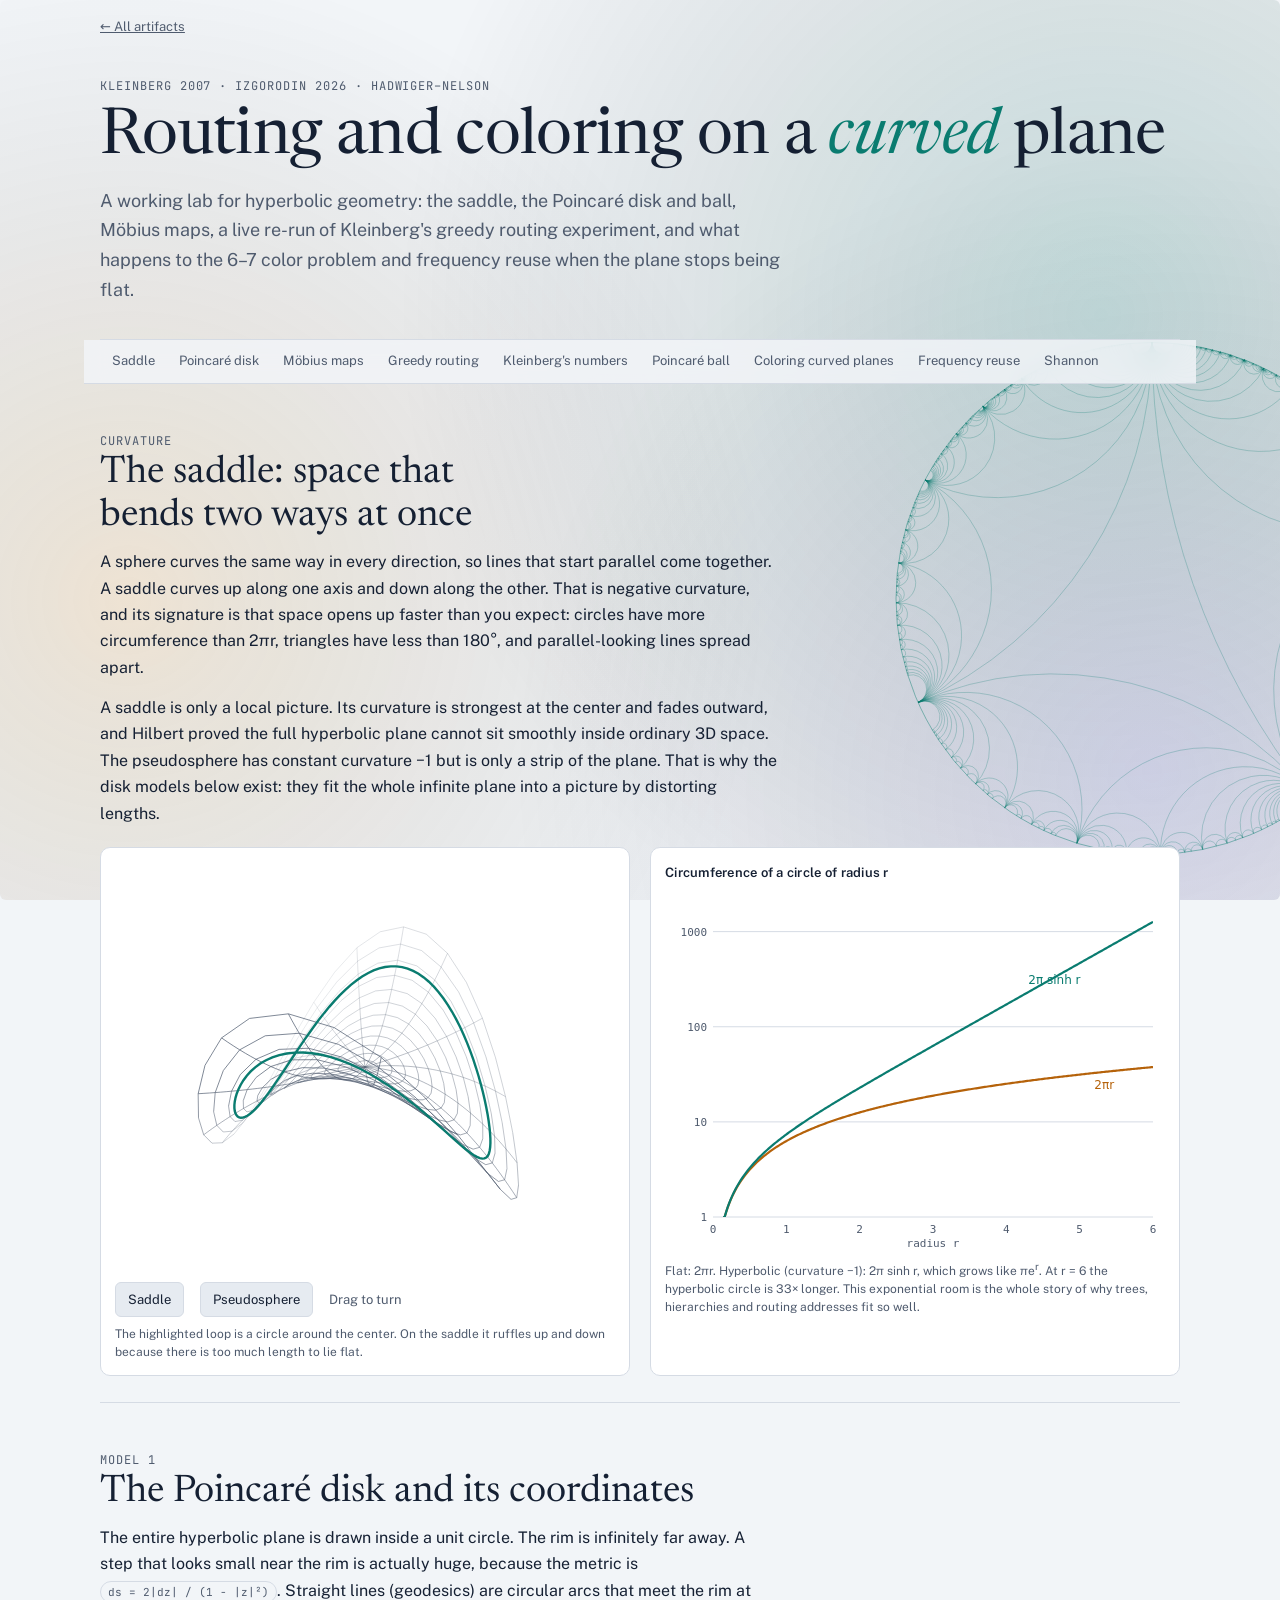
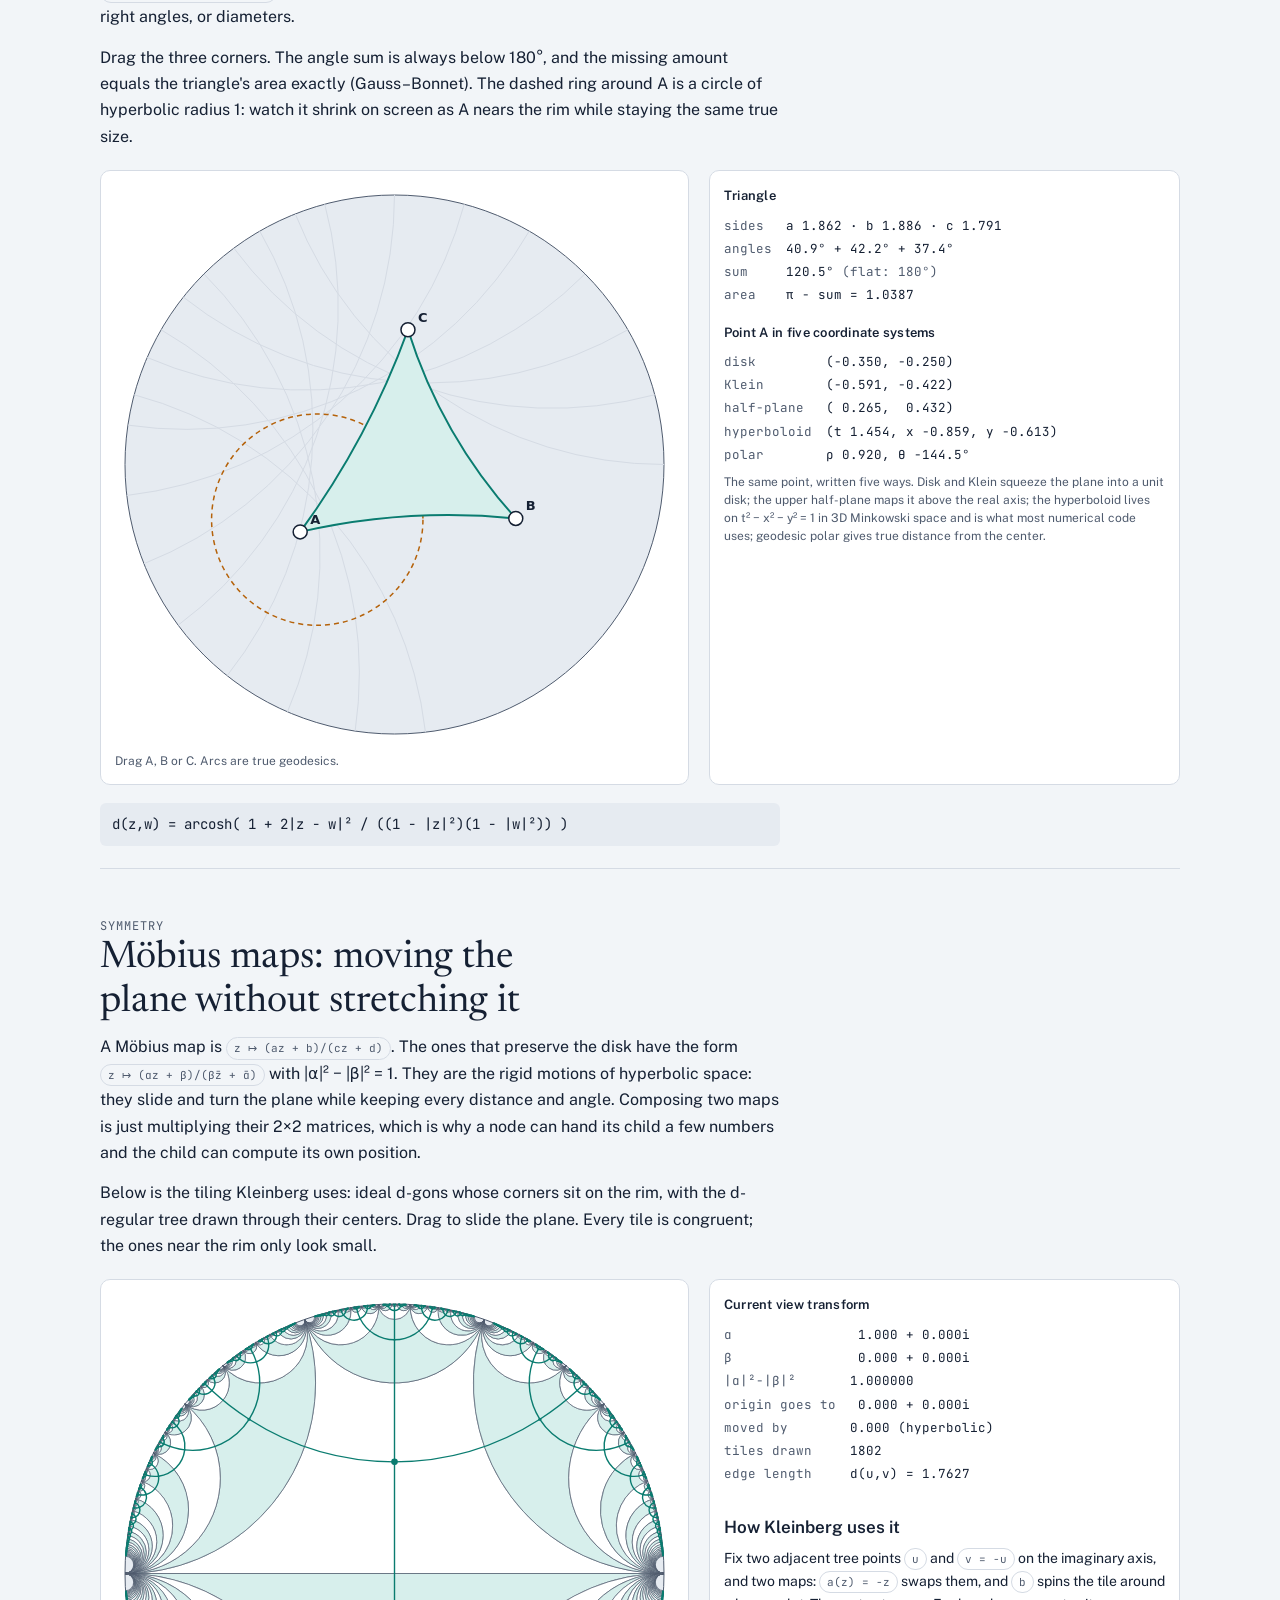
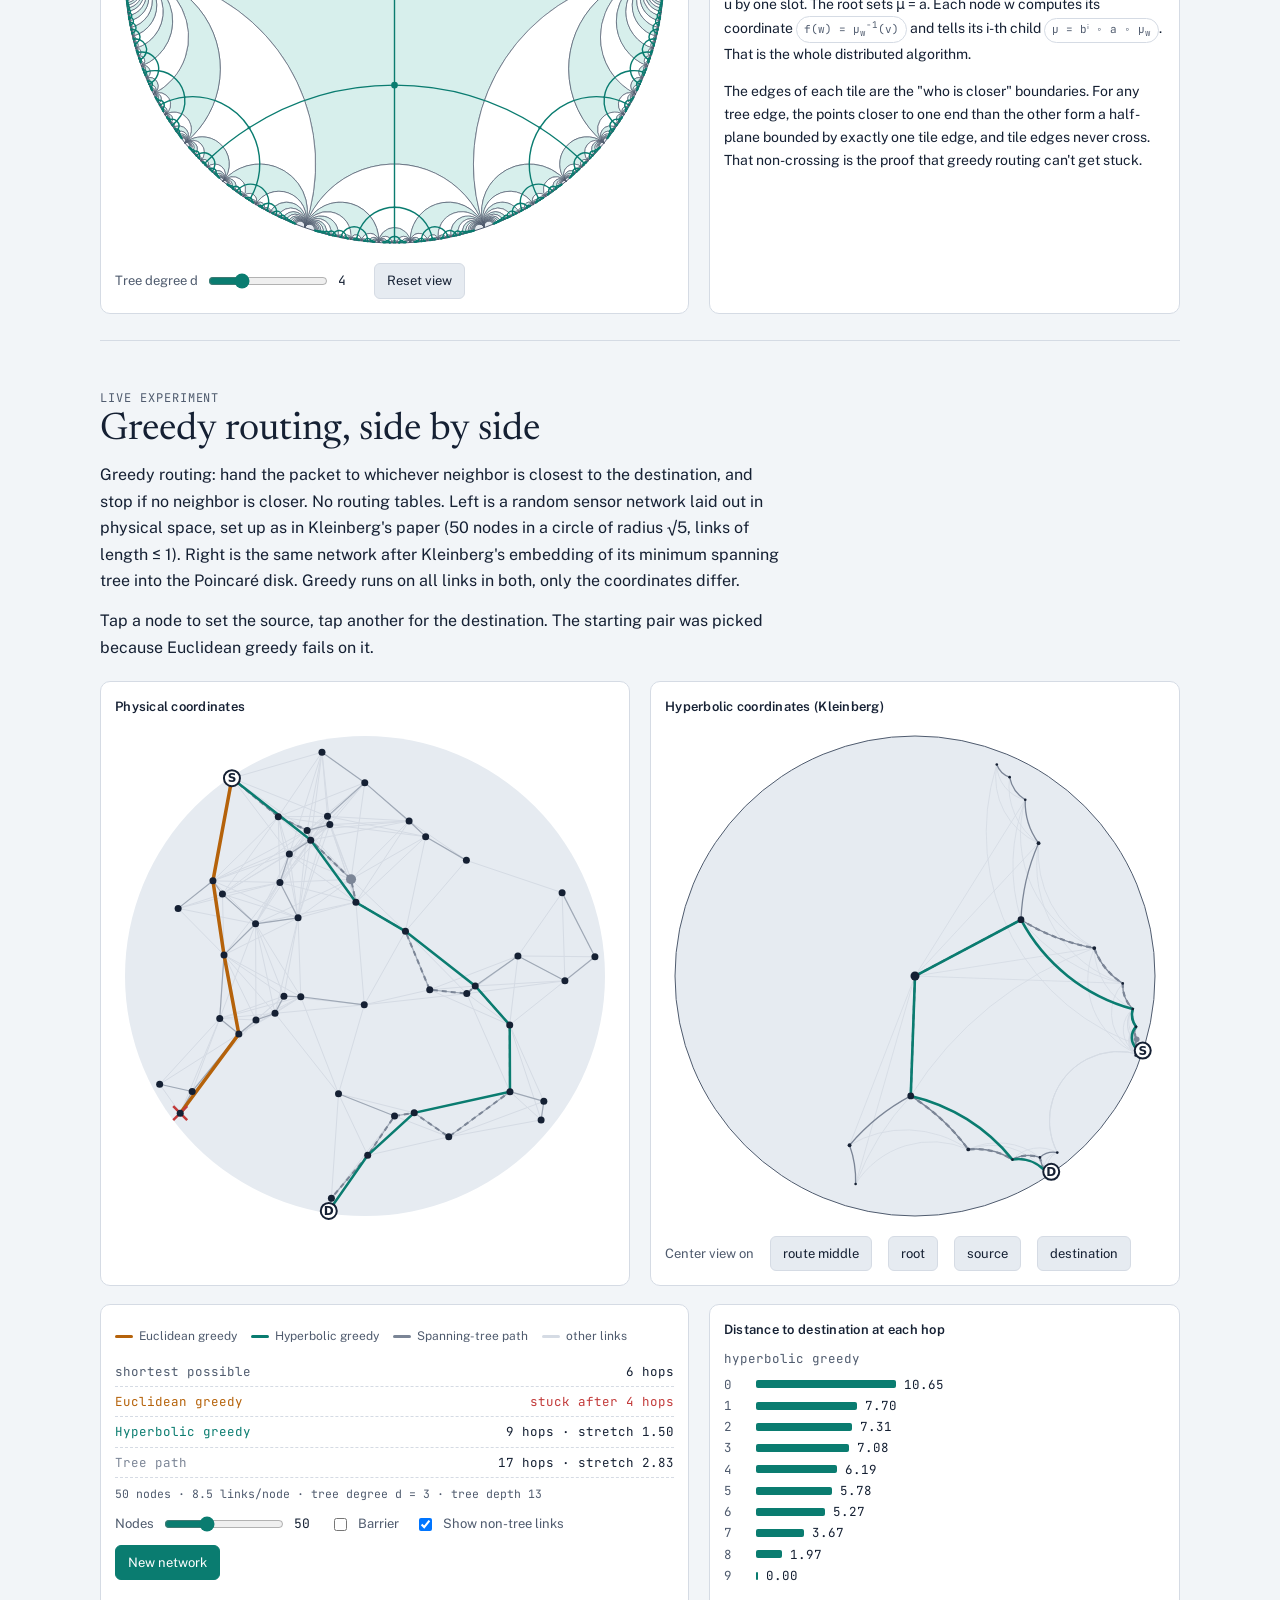
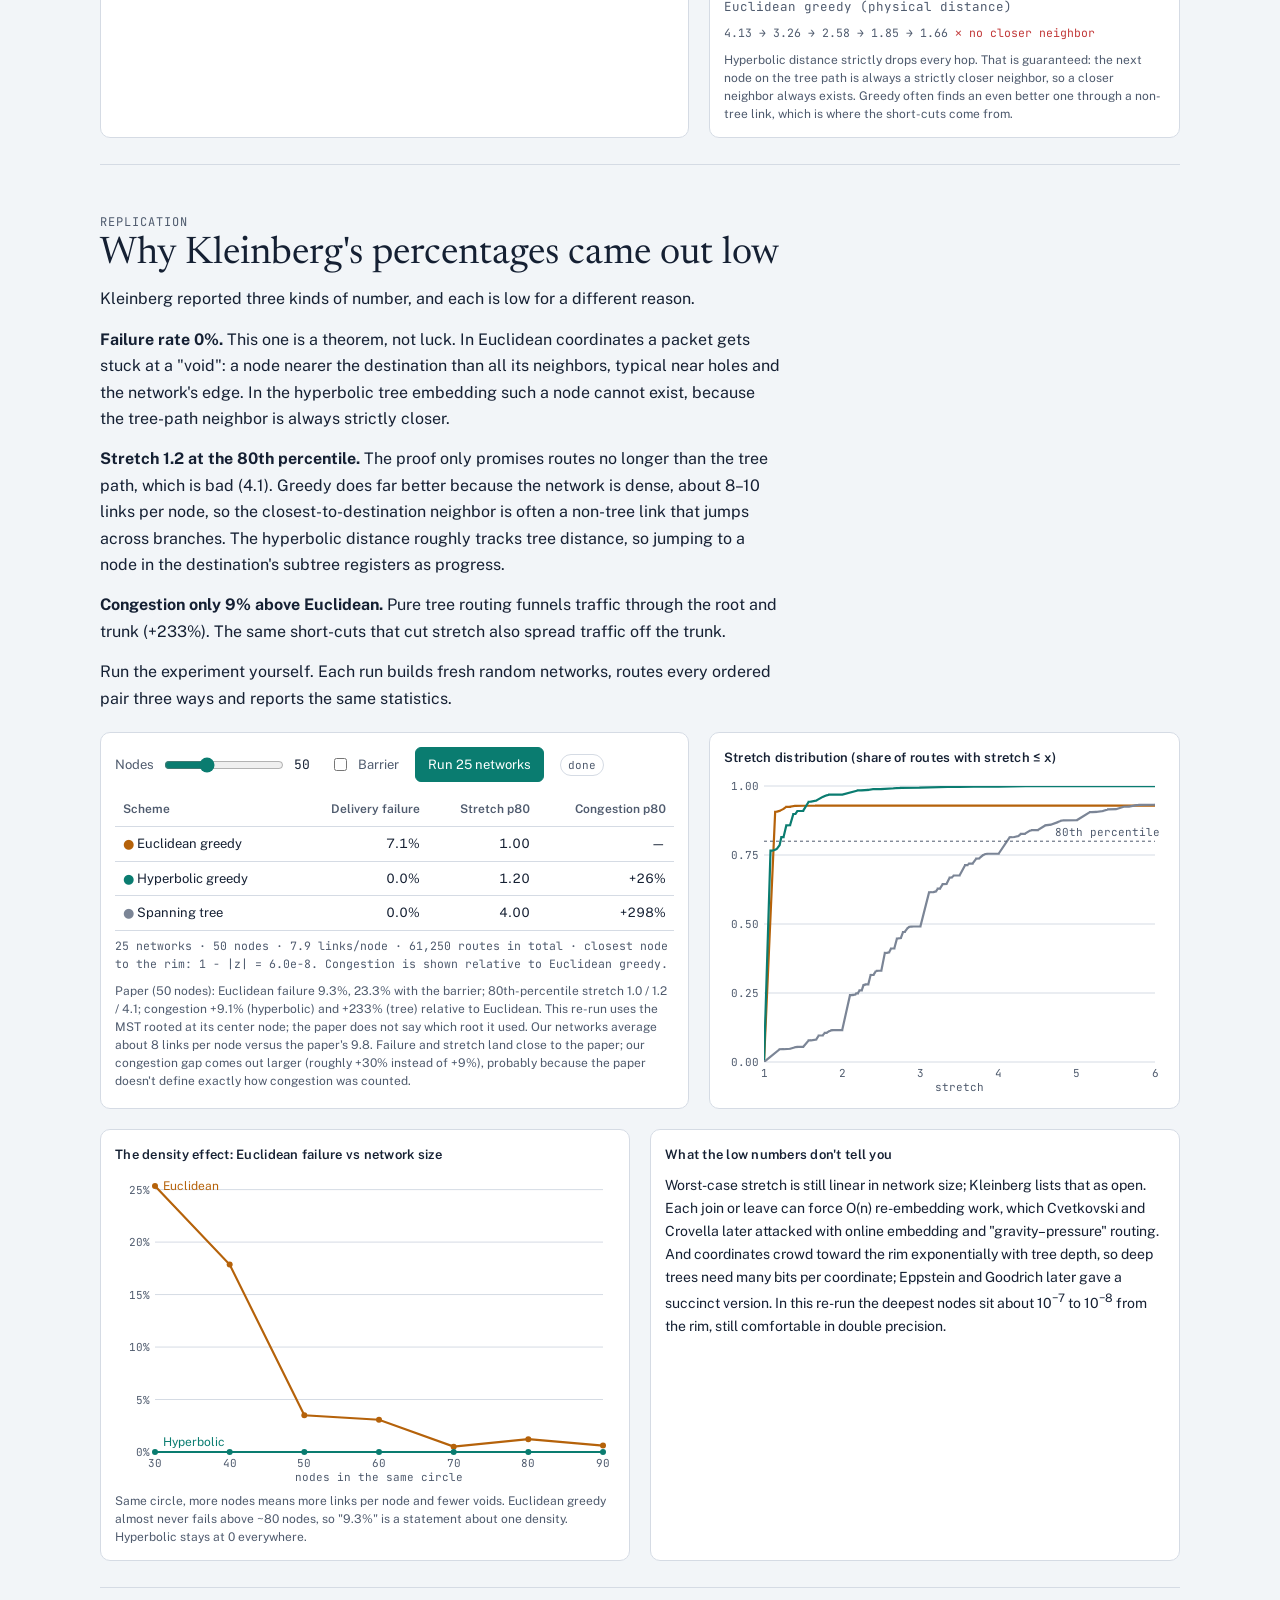
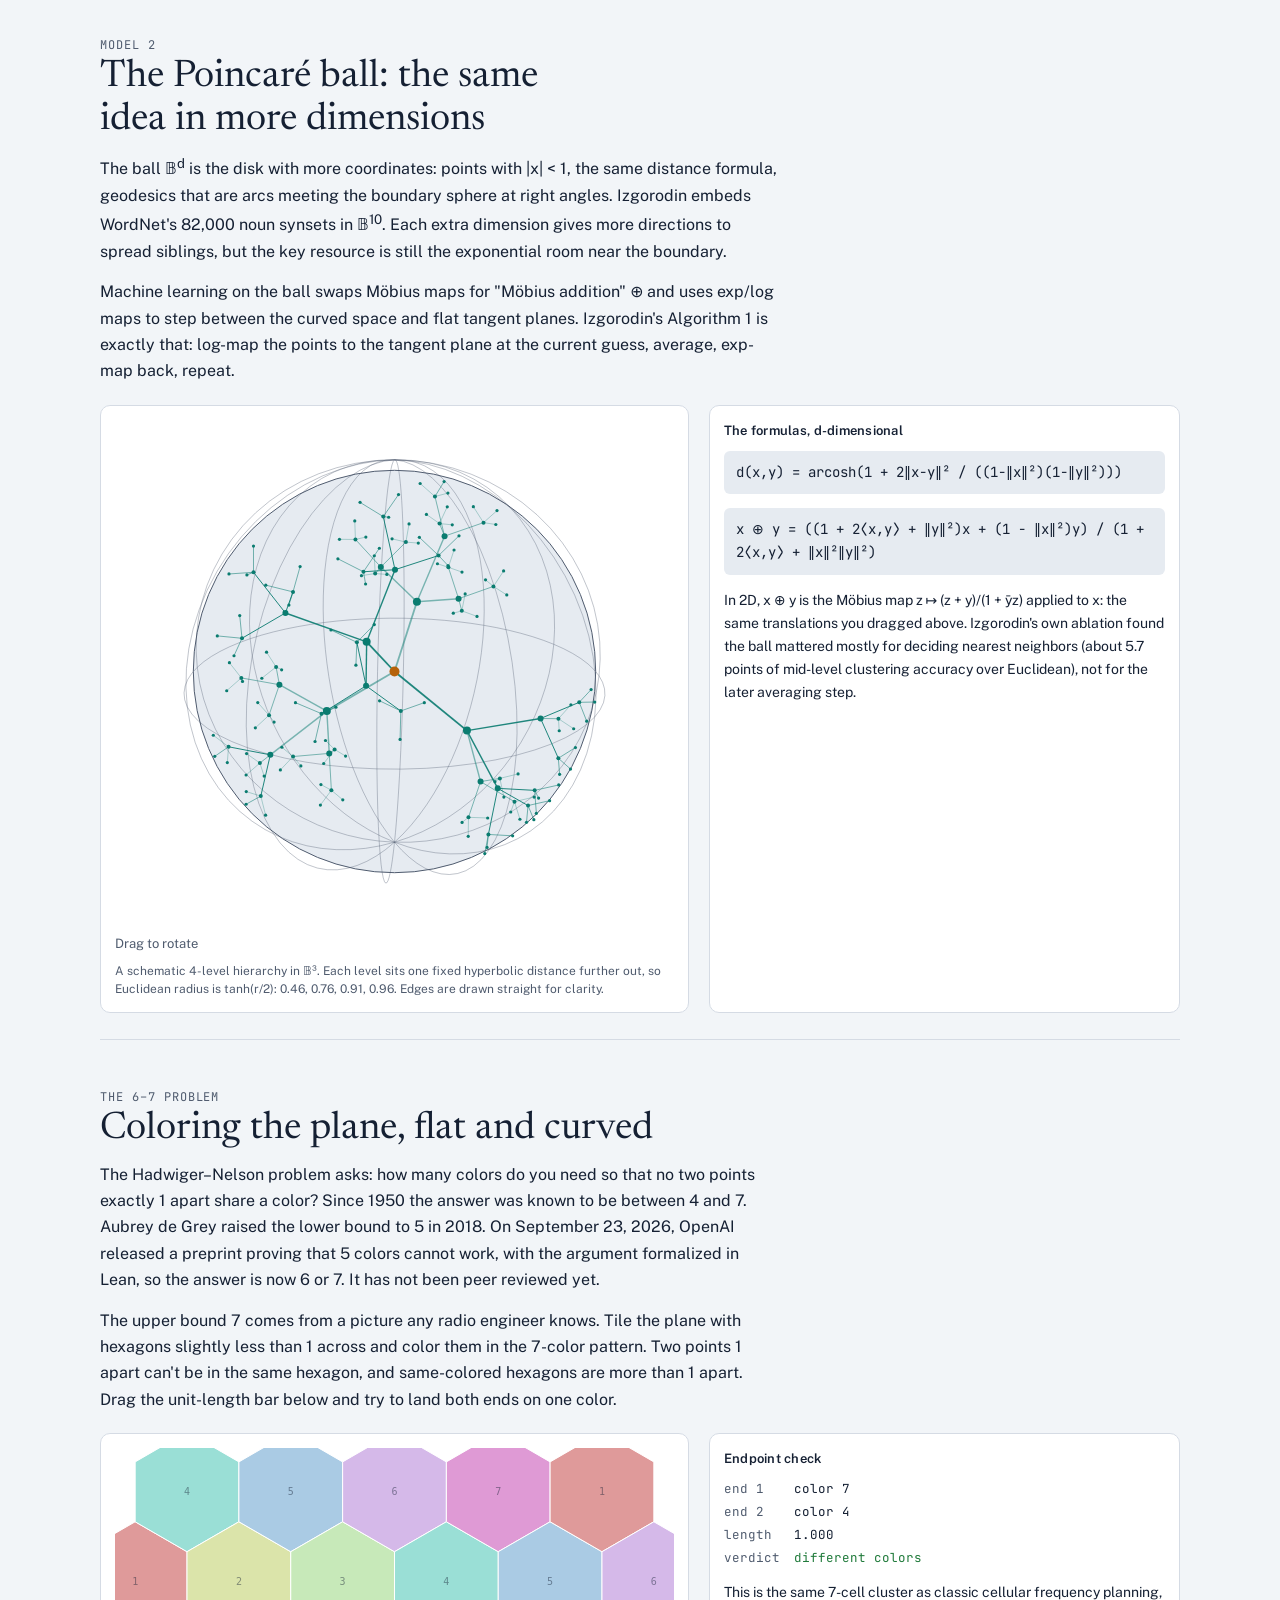
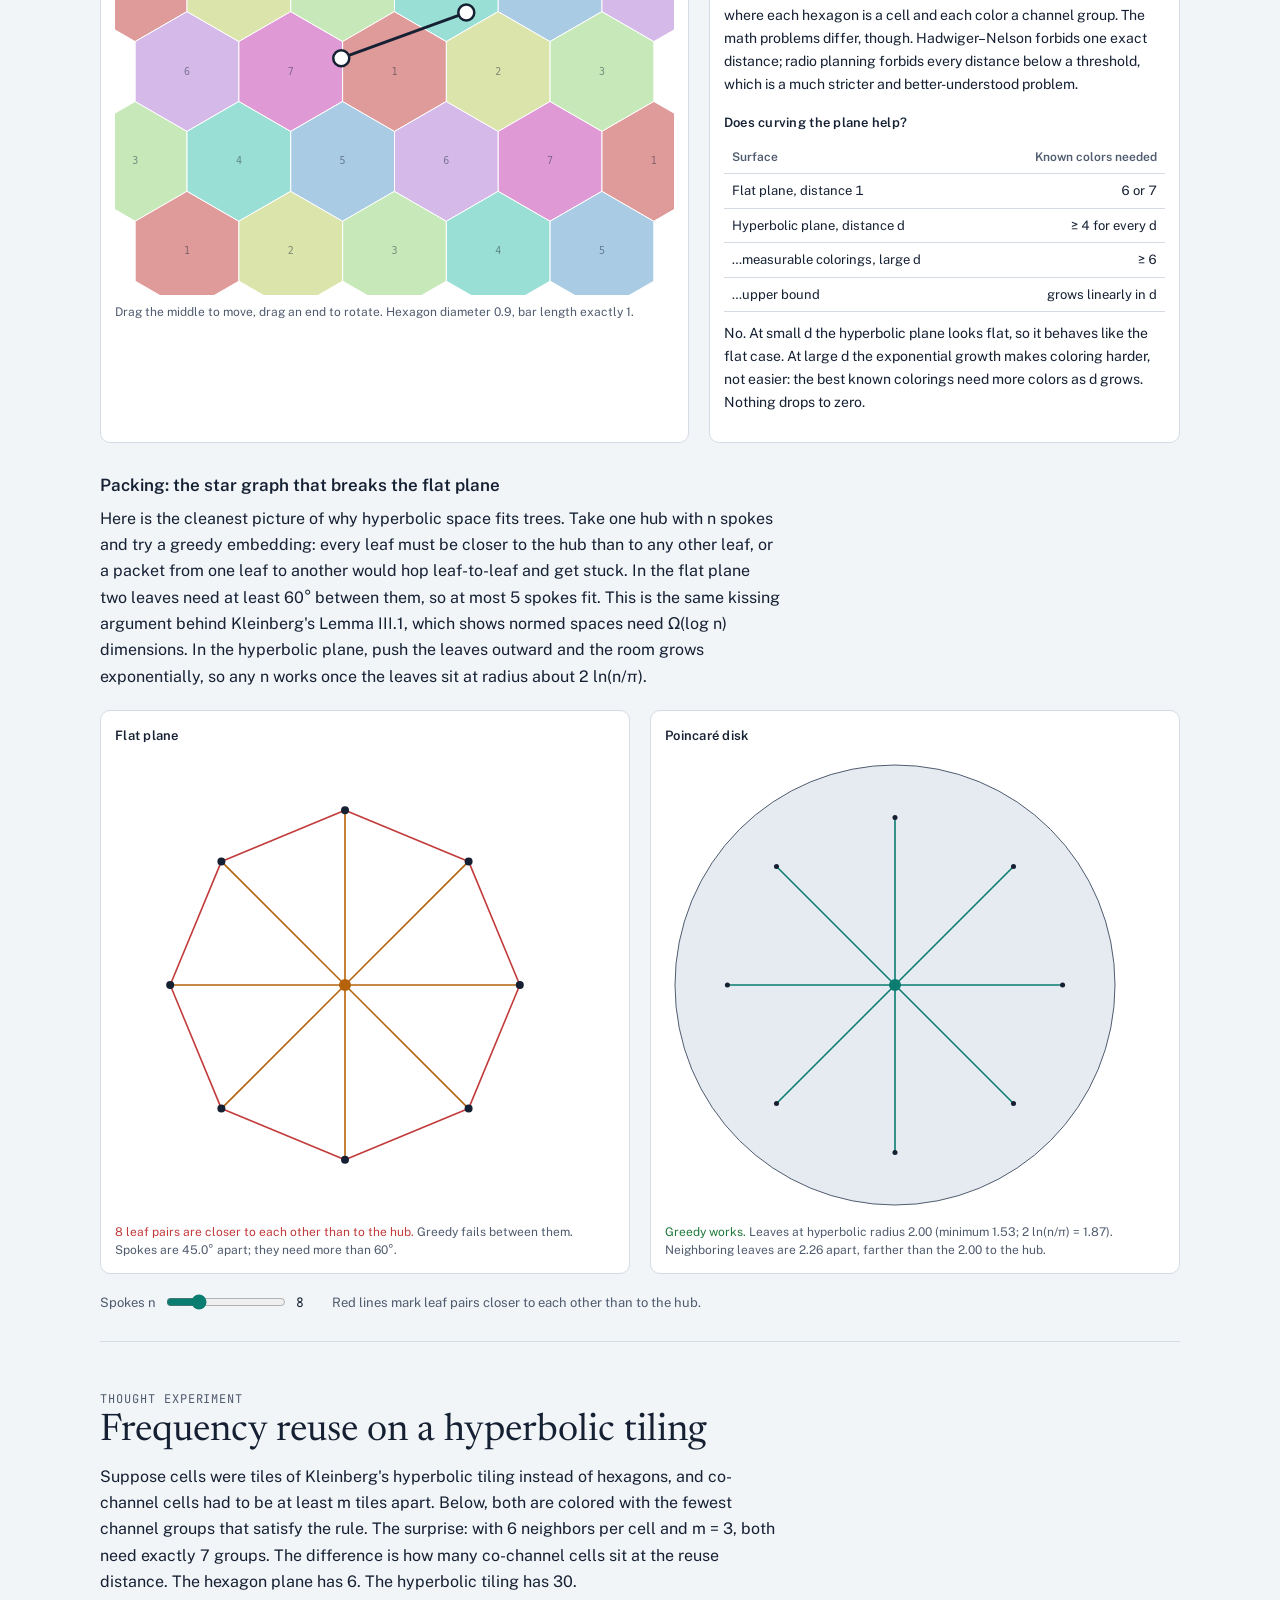
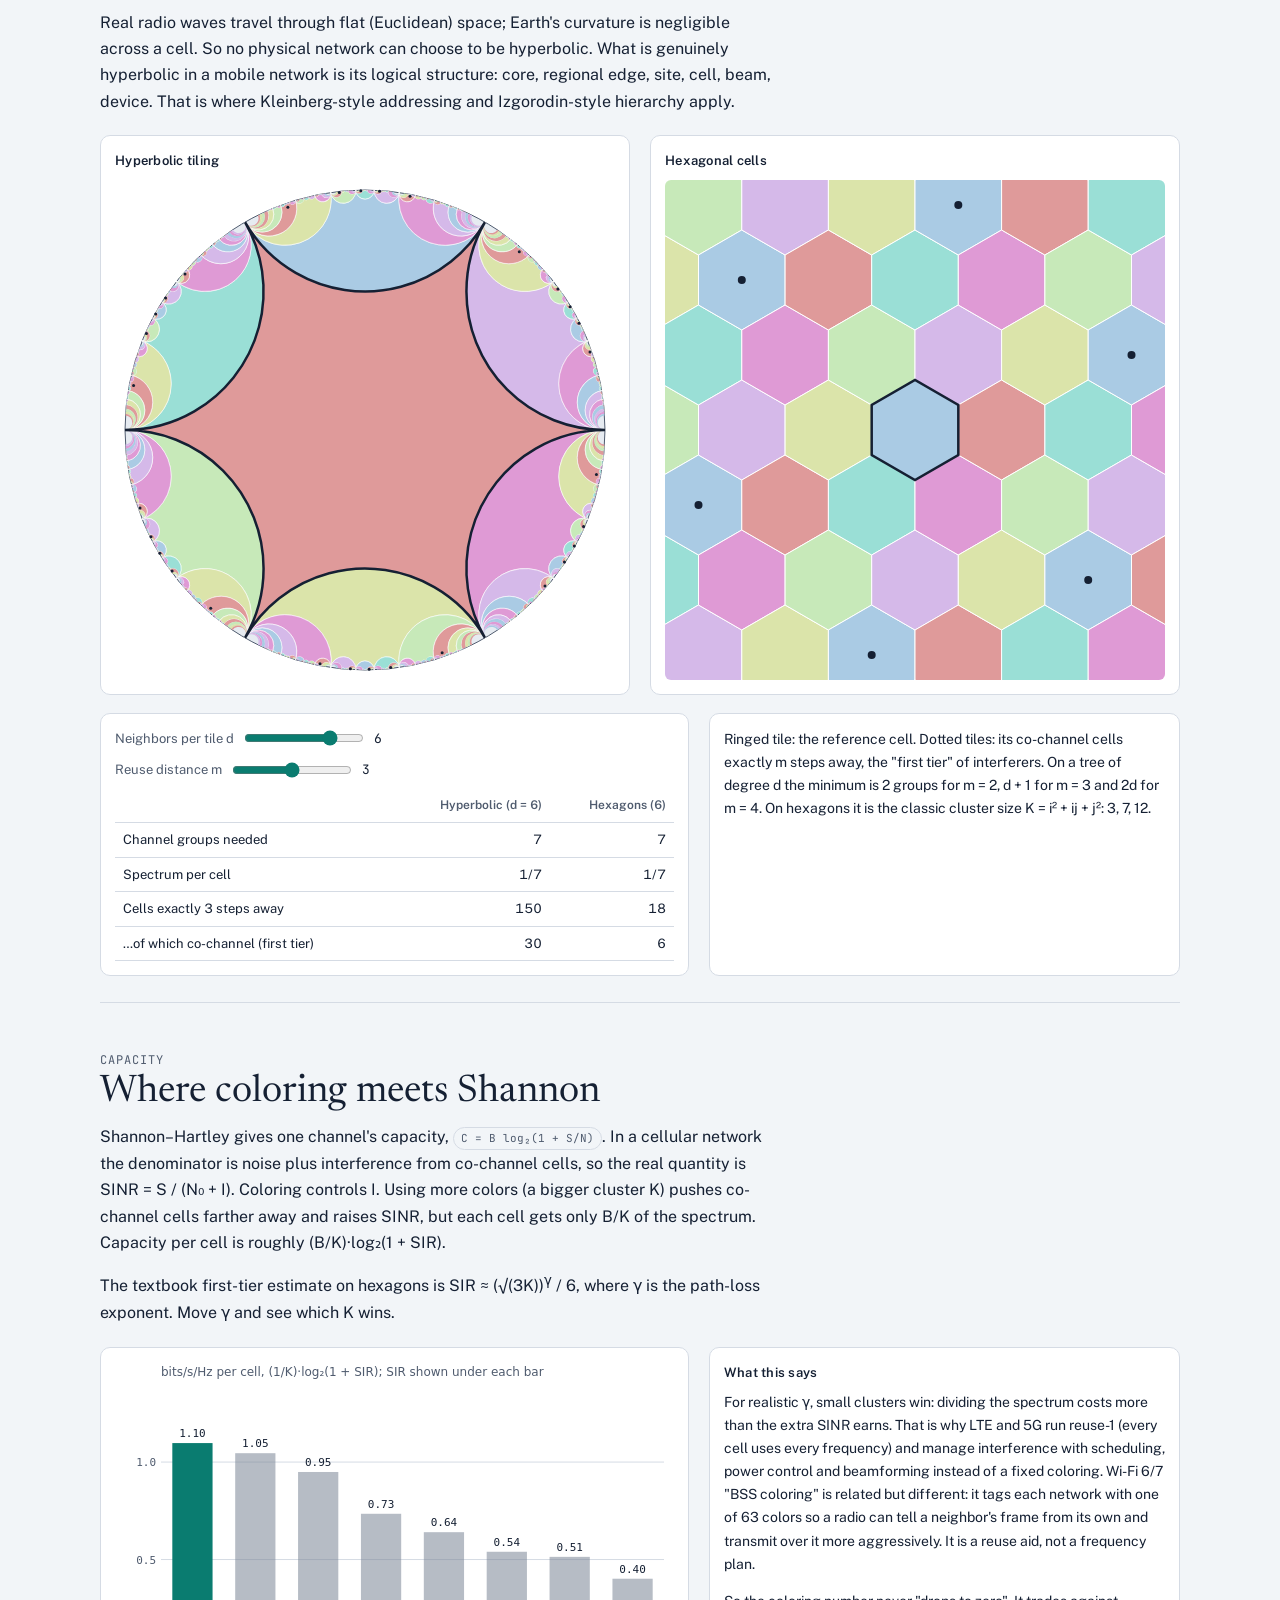
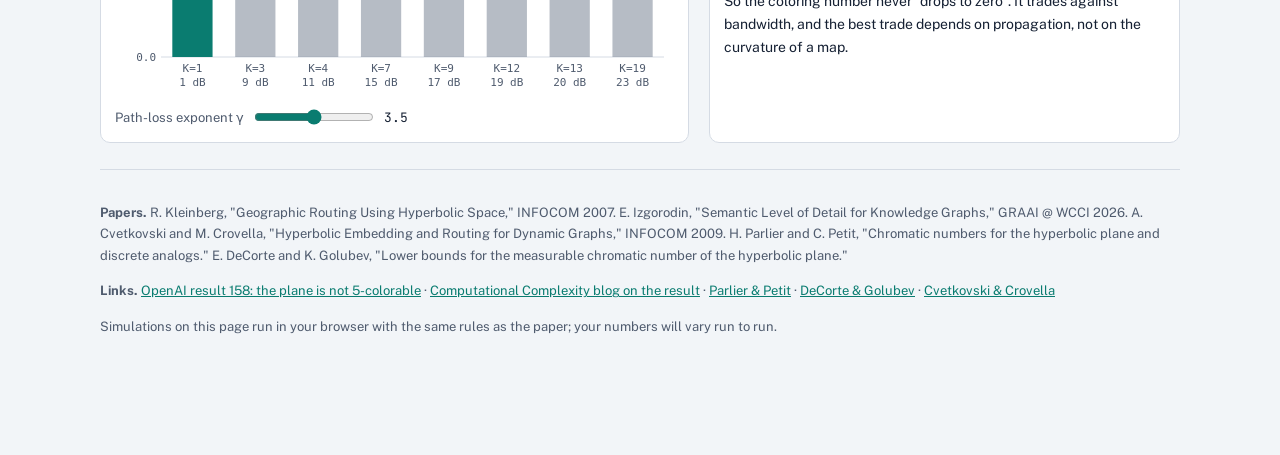
<file: hyperbolic-routing-lab/index.html>
<!doctype html>
<html lang="en">
<head>
<meta charset="utf-8">
<meta name="viewport" content="width=device-width,initial-scale=1,viewport-fit=cover">
<title>Hyperbolic Routing Lab</title>
<link rel="preconnect" href="https://fonts.googleapis.com">
<link rel="preconnect" href="https://fonts.gstatic.com" crossorigin>
<link rel="stylesheet" href="https://fonts.googleapis.com/css2?family=Newsreader:ital,opsz,wght@0,6..72,400;0,6..72,500;1,6..72,400&family=Public+Sans:wght@400;500;600&family=JetBrains+Mono:wght@400;500&display=swap">
<script src="../assets/embed.js"></script>
<link rel="stylesheet" href="../assets/theme.css">
<link rel="stylesheet" href="../assets/transition.css">
<link rel="expect" href="#page-ready" blocking="render">
<style>
/* Layout: one long reading column of ~68ch with full-bleed instrument panels (canvas + readouts).
   Colors come from the shared theme (assets/theme.css), and the page sits on the shared
   background (assets/backdrop.js): color washes and the Farey disk drifting behind it. */
:root{
  --bg:var(--surface-0); --panel:var(--surface-2); --ink:var(--text-primary); --muted:var(--text-secondary); --line:#D5DBE4; --soft:var(--surface-1);
  --hyp:var(--text-accent); --hyp-soft:var(--bg-accent); --euc:var(--amber); --euc-soft:#F7E6D2; --tree:#7B8596; --bad:#C23A3A; --good:#1F7A3A;
  --display:"Newsreader","Iowan Old Style","Palatino Linotype",Georgia,serif;
  --body:"Public Sans","Segoe UI",system-ui,-apple-system,sans-serif;
  --mono:"JetBrains Mono",ui-monospace,"SFMono-Regular",Menlo,Consolas,monospace;
  --tile-l:78; --tile-s:52;
}
@media (prefers-color-scheme: dark){:root:not([data-theme="light"]){
  --line:#26303D; --euc-soft:#33240F; --tree:#8792A4; --bad:#F27474; --good:#5CC27A;
  --tile-l:34; --tile-s:42; color-scheme:dark}}
:root[data-theme="dark"]{
  --line:#26303D; --euc-soft:#33240F; --tree:#8792A4; --bad:#F27474; --good:#5CC27A;
  --tile-l:34; --tile-s:42; color-scheme:dark}
*{box-sizing:border-box}
body{background:var(--bg);color:var(--ink);font-family:var(--body);font-size:16px;line-height:1.65;padding-inline:16px;padding-block:0 64px}
.wrap{max-width:1080px;margin:0 auto}
.col{max-width:68ch}
header.top{padding-block:40px 20px;border-bottom:1px solid var(--line)}
.eyebrow{font-family:var(--mono);font-size:12px;letter-spacing:.08em;text-transform:uppercase;color:var(--muted)}
h1{font-family:var(--display);font-weight:400;font-size:clamp(38px,6vw,64px);line-height:1.04;margin:8px 0 14px;text-wrap:balance;letter-spacing:-.01em}
h1 em{font-style:italic;color:var(--hyp)}
h2{font-family:var(--display);font-weight:400;font-size:clamp(28px,3.6vw,38px);line-height:1.15;margin:0 0 10px;text-wrap:balance}
h3{font-family:var(--body);font-weight:600;font-size:17px;margin:28px 0 6px}
p{margin:0 0 14px}
.lede{font-size:18px;color:var(--muted);max-width:62ch}
nav.toc{position:sticky;top:env(safe-area-inset-top,0px);z-index:5;background:var(--bg);background:color-mix(in srgb,var(--bg) 84%,transparent);backdrop-filter:blur(10px);border-bottom:1px solid var(--line);margin-inline:-16px;padding-inline:16px;overflow-x:auto;white-space:nowrap;scrollbar-width:none}
nav.toc a{display:inline-block;padding:10px 12px;font-size:13px;color:var(--muted);text-decoration:none;border-bottom:2px solid transparent}
nav.toc a:hover,nav.toc a:focus-visible{color:var(--ink);border-bottom-color:var(--hyp);outline:none}
section{padding-block:48px 8px;border-bottom:1px solid var(--line);scroll-margin-top:48px}
.bench{display:grid;grid-template-columns:minmax(0,1fr) minmax(0,1fr);gap:20px;margin-block:20px 18px}
.bench.wide{grid-template-columns:minmax(0,1.25fr) minmax(0,1fr)}
@media (max-width:780px){.bench,.bench.wide{grid-template-columns:minmax(0,1fr)}}
.panel{background:var(--panel);border:1px solid var(--line);border-radius:10px;padding:14px;min-width:0}
.panel .cap{font-size:12px;color:var(--muted);margin-top:8px;line-height:1.5}
.panel h4{margin:0 0 8px;font-size:13px;font-weight:600;letter-spacing:.02em}
canvas{display:block;width:100%;max-width:100%;touch-action:pan-y;border-radius:6px}
canvas.drag{touch-action:none;cursor:grab}
canvas.tap{cursor:pointer}
.controls{display:flex;flex-wrap:wrap;gap:10px 16px;align-items:center;margin-top:10px;font-size:13px;color:var(--muted)}
.controls label{display:flex;align-items:center;gap:8px}
.controls input[type=range]{width:120px;accent-color:var(--hyp)}
.controls output{font-family:var(--mono);color:var(--ink);min-width:2.5ch}
button{font:inherit;font-size:13px;background:var(--soft);color:var(--ink);border:1px solid var(--line);border-radius:6px;padding:6px 12px;cursor:pointer}
button:hover{border-color:var(--muted)}
button:focus-visible,input:focus-visible{outline:2px solid var(--hyp);outline-offset:2px}
button.primary{background:var(--hyp);border-color:var(--hyp);color:var(--panel)}
.read{font-family:var(--mono);font-size:12.5px;line-height:1.7;font-variant-numeric:tabular-nums;color:var(--ink)}
.read .k{color:var(--muted)}
.kv{display:grid;grid-template-columns:auto minmax(0,1fr);gap:2px 14px}
.kv>*{min-width:0;overflow-wrap:anywhere}
.math{font-family:var(--mono);font-size:14px;background:var(--soft);border-radius:6px;padding:10px 12px;margin:10px 0 14px;overflow-x:auto;white-space:nowrap}
.legend{display:flex;flex-wrap:wrap;gap:6px 14px;font-size:12px;color:var(--muted);margin-top:8px}
.legend i{display:inline-block;width:18px;height:3px;border-radius:2px;vertical-align:middle;margin-right:6px}
.chip{display:inline-block;font-family:var(--mono);font-size:11px;padding:1px 7px;border-radius:99px;border:1px solid var(--line);color:var(--muted)}
.ok{color:var(--good)} .no{color:var(--bad)}
table{border-collapse:collapse;width:100%;font-size:13px;font-variant-numeric:tabular-nums}
th,td{text-align:right;padding:6px 8px;border-bottom:1px solid var(--line);white-space:nowrap}
th:first-child,td:first-child{text-align:left}
th{font-weight:600;color:var(--muted);font-size:12px}
.tablewrap{overflow-x:auto}
.note{border-left:3px solid var(--euc);padding:4px 0 4px 14px;margin:14px 0;color:var(--ink);border-radius:0}
.note.h{border-left-color:var(--hyp)}
.route-row{display:flex;justify-content:space-between;gap:10px;padding:4px 0;border-bottom:1px dashed var(--line)}
.hops{font-family:var(--mono);font-size:11.5px;color:var(--muted);overflow-wrap:anywhere;margin-top:6px}
footer{padding-block:32px;font-size:13px;color:var(--muted)}
footer a{color:var(--hyp)}
a{color:var(--hyp)}
@media (prefers-reduced-motion: reduce){*{scroll-behavior:auto}}
</style>
</head>
<body>
<div class="wrap">
<p class="crumb" style="margin:16px 0 0;font-size:13px"><a href="../index.html#hyperbolic-routing-lab" style="color:var(--muted)">&larr; All artifacts</a></p>
<header class="top">
  <div class="eyebrow">Kleinberg 2007 · Izgorodin 2026 · Hadwiger–Nelson</div>
  <h1>Routing and coloring on a <em>curved</em> plane</h1>
  <p class="lede">A working lab for hyperbolic geometry: the saddle, the Poincaré disk and ball, Möbius maps, a live re-run of Kleinberg's greedy routing experiment, and what happens to the 6–7 color problem and frequency reuse when the plane stops being flat.</p>
</header>
<nav class="toc" aria-label="Sections">
  <a href="#saddle">Saddle</a><a href="#disk">Poincaré disk</a><a href="#mobius">Möbius maps</a><a href="#greedy">Greedy routing</a><a href="#numbers">Kleinberg's numbers</a><a href="#ball">Poincaré ball</a><a href="#coloring">Coloring curved planes</a><a href="#reuse">Frequency reuse</a><a href="#shannon">Shannon</a>
</nav>

<section id="saddle">
  <div class="col">
    <div class="eyebrow">Curvature</div>
    <h2>The saddle: space that bends two ways at once</h2>
    <p>A sphere curves the same way in every direction, so lines that start parallel come together. A saddle curves up along one axis and down along the other. That is negative curvature, and its signature is that space opens up faster than you expect: circles have more circumference than 2πr, triangles have less than 180°, and parallel-looking lines spread apart.</p>
    <p>A saddle is only a local picture. Its curvature is strongest at the center and fades outward, and Hilbert proved the full hyperbolic plane cannot sit smoothly inside ordinary 3D space. The pseudosphere has constant curvature −1 but is only a strip of the plane. That is why the disk models below exist: they fit the whole infinite plane into a picture by distorting lengths.</p>
  </div>
  <div class="bench">
    <div class="panel">
      <canvas id="cvSurf" aria-label="Rotating 3D surface"></canvas>
      <div class="controls"><button id="btSaddle" aria-pressed="true">Saddle</button><button id="btPseudo" aria-pressed="false">Pseudosphere</button><span>Drag to turn</span></div>
      <div class="cap">The highlighted loop is a circle around the center. On the saddle it ruffles up and down because there is too much length to lie flat.</div>
    </div>
    <div class="panel">
      <h4>Circumference of a circle of radius r</h4>
      <canvas id="cvGrowth" aria-label="Chart comparing 2πr and 2π sinh r"></canvas>
      <div class="cap">Flat: 2πr. Hyperbolic (curvature −1): 2π sinh r, which grows like πe<sup>r</sup>. At r = 6 the hyperbolic circle is 33× longer. This exponential room is the whole story of why trees, hierarchies and routing addresses fit so well.</div>
    </div>
  </div>
</section>

<section id="disk">
  <div class="col">
    <div class="eyebrow">Model 1</div>
    <h2>The Poincaré disk and its coordinates</h2>
    <p>The entire hyperbolic plane is drawn inside a unit circle. The rim is infinitely far away. A step that looks small near the rim is actually huge, because the metric is <span class="chip">ds = 2|dz| / (1 − |z|²)</span>. Straight lines (geodesics) are circular arcs that meet the rim at right angles, or diameters.</p>
    <p>Drag the three corners. The angle sum is always below 180°, and the missing amount equals the triangle's area exactly (Gauss–Bonnet). The dashed ring around A is a circle of hyperbolic radius 1: watch it shrink on screen as A nears the rim while staying the same true size.</p>
  </div>
  <div class="bench wide">
    <div class="panel"><canvas id="cvDisk" class="drag" aria-label="Poincaré disk with draggable triangle"></canvas>
      <div class="cap">Drag A, B or C. Arcs are true geodesics.</div></div>
    <div class="panel">
      <h4>Triangle</h4>
      <div class="read kv" id="rdTri"></div>
      <h4 style="margin-top:16px">Point A in five coordinate systems</h4>
      <div class="read kv" id="rdCoord"></div>
      <div class="cap">The same point, written five ways. Disk and Klein squeeze the plane into a unit disk; the upper half-plane maps it above the real axis; the hyperboloid lives on t² − x² − y² = 1 in 3D Minkowski space and is what most numerical code uses; geodesic polar gives true distance from the center.</div>
    </div>
  </div>
  <div class="col">
    <div class="math">d(z,w) = arcosh( 1 + 2|z − w|² / ((1 − |z|²)(1 − |w|²)) )</div>
  </div>
</section>

<section id="mobius">
  <div class="col">
    <div class="eyebrow">Symmetry</div>
    <h2>Möbius maps: moving the plane without stretching it</h2>
    <p>A Möbius map is <span class="chip">z ↦ (az + b)/(cz + d)</span>. The ones that preserve the disk have the form <span class="chip">z ↦ (αz + β)/(β̄z + ᾱ)</span> with |α|² − |β|² = 1. They are the rigid motions of hyperbolic space: they slide and turn the plane while keeping every distance and angle. Composing two maps is just multiplying their 2×2 matrices, which is why a node can hand its child a few numbers and the child can compute its own position.</p>
    <p>Below is the tiling Kleinberg uses: ideal d-gons whose corners sit on the rim, with the d-regular tree drawn through their centers. Drag to slide the plane. Every tile is congruent; the ones near the rim only look small.</p>
  </div>
  <div class="bench wide">
    <div class="panel"><canvas id="cvMob" class="drag" aria-label="Ideal polygon tiling with dual tree"></canvas>
      <div class="controls"><label for="rgD">Tree degree d <input type="range" id="rgD" min="3" max="7" value="4"><output id="outD">4</output></label><button id="btMobReset">Reset view</button></div></div>
    <div class="panel">
      <h4>Current view transform</h4>
      <div class="read kv" id="rdMob"></div>
      <h3>How Kleinberg uses it</h3>
      <p style="font-size:14px">Fix two adjacent tree points <span class="chip">u</span> and <span class="chip">v = −u</span> on the imaginary axis, and two maps: <span class="chip">a(z) = −z</span> swaps them, and <span class="chip">b</span> spins the tile around u by one slot. The root sets μ = a. Each node w computes its coordinate <span class="chip">f(w) = μ<sub>w</sub><sup>−1</sup>(v)</span> and tells its i-th child <span class="chip">μ = bⁱ ∘ a ∘ μ<sub>w</sub></span>. That is the whole distributed algorithm.</p>
      <p style="font-size:14px">The edges of each tile are the "who is closer" boundaries. For any tree edge, the points closer to one end than the other form a half-plane bounded by exactly one tile edge, and tile edges never cross. That non-crossing is the proof that greedy routing can't get stuck.</p>
    </div>
  </div>
</section>

<section id="greedy">
  <div class="col">
    <div class="eyebrow">Live experiment</div>
    <h2>Greedy routing, side by side</h2>
    <p>Greedy routing: hand the packet to whichever neighbor is closest to the destination, and stop if no neighbor is closer. No routing tables. Left is a random sensor network laid out in physical space, set up as in Kleinberg's paper (50 nodes in a circle of radius √5, links of length ≤ 1). Right is the same network after Kleinberg's embedding of its minimum spanning tree into the Poincaré disk. Greedy runs on all links in both, only the coordinates differ.</p>
    <p>Tap a node to set the source, tap another for the destination. The starting pair was picked because Euclidean greedy fails on it.</p>
  </div>
  <div class="bench">
    <div class="panel"><h4>Physical coordinates</h4><canvas id="cvPhys" class="tap" aria-label="Physical network layout"></canvas></div>
    <div class="panel"><h4>Hyperbolic coordinates (Kleinberg)</h4><canvas id="cvHypNet" class="tap" aria-label="Network embedded in Poincaré disk"></canvas>
      <div class="controls"><span>Center view on</span><button id="btCMid">route middle</button><button id="btCRoot">root</button><button id="btCSrc">source</button><button id="btCDst">destination</button></div></div>
  </div>
  <div class="bench wide" style="margin-top:0">
    <div class="panel">
      <div class="legend"><span><i style="background:var(--euc)"></i>Euclidean greedy</span><span><i style="background:var(--hyp)"></i>Hyperbolic greedy</span><span><i style="background:var(--tree)"></i>Spanning-tree path</span><span><i style="background:var(--line)"></i>other links</span></div>
      <div id="rdRoutes" class="read" style="margin-top:10px"></div>
      <div class="controls"><label for="rgN">Nodes <input type="range" id="rgN" min="30" max="90" step="5" value="50"><output id="outN">50</output></label><label><input type="checkbox" id="cbBar"> Barrier</label><label><input type="checkbox" id="cbShort" checked> Show non-tree links</label><button id="btNew" class="primary">New network</button></div>
    </div>
    <div class="panel">
      <h4>Distance to destination at each hop</h4>
      <div id="rdDist" class="read"></div>
      <div class="cap">Hyperbolic distance strictly drops every hop. That is guaranteed: the next node on the tree path is always a strictly closer neighbor, so a closer neighbor always exists. Greedy often finds an even better one through a non-tree link, which is where the short-cuts come from.</div>
    </div>
  </div>
</section>

<section id="numbers">
  <div class="col">
    <div class="eyebrow">Replication</div>
    <h2>Why Kleinberg's percentages came out low</h2>
    <p>Kleinberg reported three kinds of number, and each is low for a different reason.</p>
    <p><b>Failure rate 0%.</b> This one is a theorem, not luck. In Euclidean coordinates a packet gets stuck at a "void": a node nearer the destination than all its neighbors, typical near holes and the network's edge. In the hyperbolic tree embedding such a node cannot exist, because the tree-path neighbor is always strictly closer.</p>
    <p><b>Stretch 1.2 at the 80th percentile.</b> The proof only promises routes no longer than the tree path, which is bad (4.1). Greedy does far better because the network is dense, about 8–10 links per node, so the closest-to-destination neighbor is often a non-tree link that jumps across branches. The hyperbolic distance roughly tracks tree distance, so jumping to a node in the destination's subtree registers as progress.</p>
    <p><b>Congestion only 9% above Euclidean.</b> Pure tree routing funnels traffic through the root and trunk (+233%). The same short-cuts that cut stretch also spread traffic off the trunk.</p>
    <p>Run the experiment yourself. Each run builds fresh random networks, routes every ordered pair three ways and reports the same statistics.</p>
  </div>
  <div class="bench wide">
    <div class="panel">
      <div class="controls" style="margin-top:0"><label for="rgN2">Nodes <input type="range" id="rgN2" min="30" max="90" step="5" value="50"><output id="outN2">50</output></label><label><input type="checkbox" id="cbBar2"> Barrier</label><button id="btRun" class="primary">Run 25 networks</button><span id="runStatus" class="chip">idle</span></div>
      <div class="tablewrap" style="margin-top:12px"><table id="tbStats" aria-label="Simulation results"></table></div><div id="rdMeta" class="hops"></div>
      <div class="cap">Paper (50 nodes): Euclidean failure 9.3%, 23.3% with the barrier; 80th-percentile stretch 1.0 / 1.2 / 4.1; congestion +9.1% (hyperbolic) and +233% (tree) relative to Euclidean. This re-run uses the MST rooted at its center node; the paper does not say which root it used. Our networks average about 8 links per node versus the paper's 9.8. Failure and stretch land close to the paper; our congestion gap comes out larger (roughly +30% instead of +9%), probably because the paper doesn't define exactly how congestion was counted.</div>
    </div>
    <div class="panel">
      <h4>Stretch distribution (share of routes with stretch ≤ x)</h4>
      <canvas id="cvCdf" aria-label="Cumulative stretch distribution"></canvas>
    </div>
  </div>
  <div class="bench">
    <div class="panel">
      <h4>The density effect: Euclidean failure vs network size</h4>
      <canvas id="cvSweep" aria-label="Failure rate versus node count"></canvas>
      <div class="cap">Same circle, more nodes means more links per node and fewer voids. Euclidean greedy almost never fails above ~80 nodes, so "9.3%" is a statement about one density. Hyperbolic stays at 0 everywhere.</div>
    </div>
    <div class="panel">
      <h4>What the low numbers don't tell you</h4>
      <p style="font-size:14px">Worst-case stretch is still linear in network size; Kleinberg lists that as open. Each join or leave can force O(n) re-embedding work, which Cvetkovski and Crovella later attacked with online embedding and "gravity–pressure" routing. And coordinates crowd toward the rim exponentially with tree depth, so deep trees need many bits per coordinate; Eppstein and Goodrich later gave a succinct version. In this re-run the deepest nodes sit about 10<sup>−7</sup> to 10<sup>−8</sup> from the rim, still comfortable in double precision.</p>
    </div>
  </div>
</section>

<section id="ball">
  <div class="col">
    <div class="eyebrow">Model 2</div>
    <h2>The Poincaré ball: the same idea in more dimensions</h2>
    <p>The ball 𝔹<sup>d</sup> is the disk with more coordinates: points with |x| &lt; 1, the same distance formula, geodesics that are arcs meeting the boundary sphere at right angles. Izgorodin embeds WordNet's 82,000 noun synsets in 𝔹<sup>10</sup>. Each extra dimension gives more directions to spread siblings, but the key resource is still the exponential room near the boundary.</p>
    <p>Machine learning on the ball swaps Möbius maps for "Möbius addition" ⊕ and uses exp/log maps to step between the curved space and flat tangent planes. Izgorodin's Algorithm 1 is exactly that: log-map the points to the tangent plane at the current guess, average, exp-map back, repeat.</p>
  </div>
  <div class="bench wide">
    <div class="panel"><canvas id="cvBall" aria-label="Rotating Poincaré ball with an embedded tree"></canvas>
      <div class="controls"><span>Drag to rotate</span></div>
      <div class="cap">A schematic 4-level hierarchy in 𝔹³. Each level sits one fixed hyperbolic distance further out, so Euclidean radius is tanh(r/2): 0.46, 0.76, 0.91, 0.96. Edges are drawn straight for clarity.</div></div>
    <div class="panel">
      <h4>The formulas, d-dimensional</h4>
      <div class="math" style="white-space:normal">d(x,y) = arcosh(1 + 2‖x−y‖² / ((1−‖x‖²)(1−‖y‖²)))</div>
      <div class="math" style="white-space:normal">x ⊕ y = ((1 + 2⟨x,y⟩ + ‖y‖²)x + (1 − ‖x‖²)y) / (1 + 2⟨x,y⟩ + ‖x‖²‖y‖²)</div>
      <p style="font-size:14px">In 2D, x ⊕ y is the Möbius map z ↦ (z + y)/(1 + ȳz) applied to x: the same translations you dragged above. Izgorodin's own ablation found the ball mattered mostly for deciding nearest neighbors (about 5.7 points of mid-level clustering accuracy over Euclidean), not for the later averaging step.</p>
    </div>
  </div>
</section>

<section id="coloring">
  <div class="col">
    <div class="eyebrow">The 6–7 problem</div>
    <h2>Coloring the plane, flat and curved</h2>
    <p>The Hadwiger–Nelson problem asks: how many colors do you need so that no two points exactly 1 apart share a color? Since 1950 the answer was known to be between 4 and 7. Aubrey de Grey raised the lower bound to 5 in 2018. On September 23, 2026, OpenAI released a preprint proving that 5 colors cannot work, with the argument formalized in Lean, so the answer is now 6 or 7. It has not been peer reviewed yet.</p>
    <p>The upper bound 7 comes from a picture any radio engineer knows. Tile the plane with hexagons slightly less than 1 across and color them in the 7-color pattern. Two points 1 apart can't be in the same hexagon, and same-colored hexagons are more than 1 apart. Drag the unit-length bar below and try to land both ends on one color.</p>
  </div>
  <div class="bench wide">
    <div class="panel"><canvas id="cvHex" class="drag" aria-label="Seven-colored hexagon tiling with a draggable unit segment"></canvas>
      <div class="cap">Drag the middle to move, drag an end to rotate. Hexagon diameter 0.9, bar length exactly 1.</div></div>
    <div class="panel">
      <h4>Endpoint check</h4>
      <div id="rdHex" class="read"></div>
      <p style="font-size:14px;margin-top:12px">This is the same 7-cell cluster as classic cellular frequency planning, where each hexagon is a cell and each color a channel group. The math problems differ, though. Hadwiger–Nelson forbids one exact distance; radio planning forbids every distance below a threshold, which is a much stricter and better-understood problem.</p>
      <h4 style="margin-top:16px">Does curving the plane help?</h4>
      <div class="tablewrap"><table>
        <tr><th>Surface</th><th>Known colors needed</th></tr>
        <tr><td>Flat plane, distance 1</td><td>6 or 7</td></tr>
        <tr><td>Hyperbolic plane, distance d</td><td>≥ 4 for every d</td></tr>
        <tr><td>…measurable colorings, large d</td><td>≥ 6</td></tr>
        <tr><td>…upper bound</td><td>grows linearly in d</td></tr>
      </table></div>
      <p style="font-size:14px;margin-top:10px">No. At small d the hyperbolic plane looks flat, so it behaves like the flat case. At large d the exponential growth makes coloring harder, not easier: the best known colorings need more colors as d grows. Nothing drops to zero.</p>
    </div>
  </div>
  <div class="col">
    <h3>Packing: the star graph that breaks the flat plane</h3>
    <p>Here is the cleanest picture of why hyperbolic space fits trees. Take one hub with n spokes and try a greedy embedding: every leaf must be closer to the hub than to any other leaf, or a packet from one leaf to another would hop leaf-to-leaf and get stuck. In the flat plane two leaves need at least 60° between them, so at most 5 spokes fit. This is the same kissing argument behind Kleinberg's Lemma III.1, which shows normed spaces need Ω(log n) dimensions. In the hyperbolic plane, push the leaves outward and the room grows exponentially, so any n works once the leaves sit at radius about 2 ln(n/π).</p>
  </div>
  <div class="bench">
    <div class="panel"><h4>Flat plane</h4><canvas id="cvStarE" aria-label="Star graph in the flat plane"></canvas><div id="rdStarE" class="cap"></div></div>
    <div class="panel"><h4>Poincaré disk</h4><canvas id="cvStarH" aria-label="Star graph in the Poincaré disk"></canvas><div id="rdStarH" class="cap"></div></div>
  </div>
  <div class="controls" style="margin-bottom:20px"><label for="rgStar">Spokes n <input type="range" id="rgStar" min="3" max="24" value="8"><output id="outStar">8</output></label><span>Red lines mark leaf pairs closer to each other than to the hub.</span></div>
</section>

<section id="reuse">
  <div class="col">
    <div class="eyebrow">Thought experiment</div>
    <h2>Frequency reuse on a hyperbolic tiling</h2>
    <p>Suppose cells were tiles of Kleinberg's hyperbolic tiling instead of hexagons, and co-channel cells had to be at least m tiles apart. Below, both are colored with the fewest channel groups that satisfy the rule. The surprise: with 6 neighbors per cell and m = 3, both need exactly 7 groups. The difference is how many co-channel cells sit at the reuse distance. The hexagon plane has 6. The hyperbolic tiling has 30.</p>
    <p>Real radio waves travel through flat (Euclidean) space; Earth's curvature is negligible across a cell. So no physical network can choose to be hyperbolic. What is genuinely hyperbolic in a mobile network is its logical structure: core, regional edge, site, cell, beam, device. That is where Kleinberg-style addressing and Izgorodin-style hierarchy apply.</p>
  </div>
  <div class="bench">
    <div class="panel"><h4>Hyperbolic tiling</h4><canvas id="cvReuseH" aria-label="Hyperbolic tiling colored for frequency reuse"></canvas></div>
    <div class="panel"><h4>Hexagonal cells</h4><canvas id="cvReuseE" aria-label="Hexagon grid colored for frequency reuse"></canvas></div>
  </div>
  <div class="bench wide" style="margin-top:0">
    <div class="panel">
      <div class="controls" style="margin-top:0"><label for="rgRd">Neighbors per tile d <input type="range" id="rgRd" min="3" max="7" value="6"><output id="outRd">6</output></label><label for="rgRm">Reuse distance m <input type="range" id="rgRm" min="2" max="4" value="3"><output id="outRm">3</output></label></div>
      <div class="tablewrap" style="margin-top:10px"><table id="tbReuse"></table></div>
    </div>
    <div class="panel">
      <p style="font-size:14px;margin:0">Ringed tile: the reference cell. Dotted tiles: its co-channel cells exactly m steps away, the "first tier" of interferers. On a tree of degree d the minimum is 2 groups for m = 2, d + 1 for m = 3 and 2d for m = 4. On hexagons it is the classic cluster size K = i² + ij + j²: 3, 7, 12.</p>
    </div>
  </div>
</section>

<section id="shannon">
  <div class="col">
    <div class="eyebrow">Capacity</div>
    <h2>Where coloring meets Shannon</h2>
    <p>Shannon–Hartley gives one channel's capacity, <span class="chip">C = B log₂(1 + S/N)</span>. In a cellular network the denominator is noise plus interference from co-channel cells, so the real quantity is SINR = S / (N₀ + I). Coloring controls I. Using more colors (a bigger cluster K) pushes co-channel cells farther away and raises SINR, but each cell gets only B/K of the spectrum. Capacity per cell is roughly (B/K)·log₂(1 + SIR).</p>
    <p>The textbook first-tier estimate on hexagons is SIR ≈ (√(3K))<sup>γ</sup> / 6, where γ is the path-loss exponent. Move γ and see which K wins.</p>
  </div>
  <div class="bench wide">
    <div class="panel"><canvas id="cvShannon" aria-label="Spectral efficiency per cell versus cluster size"></canvas>
      <div class="controls"><label for="rgGamma">Path-loss exponent γ <input type="range" id="rgGamma" min="2" max="5" step="0.1" value="3.5"><output id="outGamma">3.5</output></label></div></div>
    <div class="panel">
      <h4>What this says</h4>
      <p style="font-size:14px">For realistic γ, small clusters win: dividing the spectrum costs more than the extra SINR earns. That is why LTE and 5G run reuse-1 (every cell uses every frequency) and manage interference with scheduling, power control and beamforming instead of a fixed coloring. Wi-Fi 6/7 "BSS coloring" is related but different: it tags each network with one of 63 colors so a radio can tell a neighbor's frame from its own and transmit over it more aggressively. It is a reuse aid, not a frequency plan.</p>
      <p style="font-size:14px">So the coloring number never "drops to zero". It trades against bandwidth, and the best trade depends on propagation, not on the curvature of a map.</p>
    </div>
  </div>
</section>

<footer>
  <p><b>Papers.</b> R. Kleinberg, "Geographic Routing Using Hyperbolic Space," INFOCOM 2007. E. Izgorodin, "Semantic Level of Detail for Knowledge Graphs," GRAAI @ WCCI 2026. A. Cvetkovski and M. Crovella, "Hyperbolic Embedding and Routing for Dynamic Graphs," INFOCOM 2009. H. Parlier and C. Petit, "Chromatic numbers for the hyperbolic plane and discrete analogs." E. DeCorte and K. Golubev, "Lower bounds for the measurable chromatic number of the hyperbolic plane."</p>
  <p><b>Links.</b> <a href="https://www.emergentmind.com/openai-math-explorer/results/158">OpenAI result 158: the plane is not 5-colorable</a> · <a href="https://blog.computationalcomplexity.org/2026/10/conjecture-that-i-thought-would-not-be.html">Computational Complexity blog on the result</a> · <a href="https://arxiv.org/abs/1701.08648">Parlier &amp; Petit</a> · <a href="https://arxiv.org/abs/1708.01081">DeCorte &amp; Golubev</a> · <a href="https://www.cs.bu.edu/fac/crovella/bibhtml/CvetkovskiCrovella_Infocom09.html">Cvetkovski &amp; Crovella</a></p>
  <p>Simulations on this page run in your browser with the same rules as the paper; your numbers will vary run to run.</p>
</footer>
</div>
<script>
const cx=(re,im=0)=>({re,im});
const cadd=(a,b)=>({re:a.re+b.re,im:a.im+b.im});
const csub=(a,b)=>({re:a.re-b.re,im:a.im-b.im});
const cneg=a=>({re:-a.re,im:-a.im});
const cmul=(a,b)=>({re:a.re*b.re-a.im*b.im,im:a.re*b.im+a.im*b.re});
const cdiv=(a,b)=>{const d=b.re*b.re+b.im*b.im;return{re:(a.re*b.re+a.im*b.im)/d,im:(a.im*b.re-a.re*b.im)/d};};
const cconj=a=>({re:a.re,im:-a.im});
const cabs2=a=>a.re*a.re+a.im*a.im;
const cabs=a=>Math.hypot(a.re,a.im);
const cscale=(a,s)=>({re:a.re*s,im:a.im*s});
const cexp=t=>({re:Math.cos(t),im:Math.sin(t)});
const Mob=(a,b,c,d)=>({a,b,c,d});
function mnorm(m){const s=Math.sqrt(Math.max(cabs2(m.a),cabs2(m.b),cabs2(m.c),cabs2(m.d)));return Mob(cscale(m.a,1/s),cscale(m.b,1/s),cscale(m.c,1/s),cscale(m.d,1/s));}
function mapply(m,z){return cdiv(cadd(cmul(m.a,z),m.b),cadd(cmul(m.c,z),m.d));}
function mmul(m,n){return mnorm(Mob(cadd(cmul(m.a,n.a),cmul(m.b,n.c)),cadd(cmul(m.a,n.b),cmul(m.b,n.d)),cadd(cmul(m.c,n.a),cmul(m.d,n.c)),cadd(cmul(m.c,n.b),cmul(m.d,n.d))));}
function minv(m){return Mob(m.d,cneg(m.b),cneg(m.c),m.a);}
const MID=Mob(cx(1),cx(0),cx(0),cx(1));
function mtrans(p){return Mob(cx(1),p,cconj(p),cx(1));}
function mrot(t){return Mob(cexp(t),cx(0),cx(0),cx(1));}
function hdelta(z,w){return cabs2(csub(z,w))/((1-cabs2(z))*(1-cabs2(w)));}
function hdist(z,w){return Math.acosh(1+2*hdelta(z,w));}
function onDisk(z){const r=cabs(z);return r>0?cscale(z,1/r):z;}

const frameCache={};
function kframe(d){
  if(frameCache[d])return frameCache[d];
  const z0=cmul(cx(0,-1),cexp(Math.PI/d));
  const phi=s=>Mob(cx(1),cx(0,-s),cx(0,s),cx(1));
  const f=s=>{const w=mapply(phi(s),z0);return Math.atan2(w.im,w.re);};
  let lo=-0.9999999,hi=0;
  for(let k=0;k<200;k++){const m=(lo+hi)/2;if(f(m)<0)hi=m;else lo=m;}
  const s=(lo+hi)/2;
  const sigma=mmul(phi(s),Mob(cx(0,-1),cx(0),cx(0),cx(1)));
  const b=mmul(sigma,mmul(mrot(2*Math.PI/d),minv(sigma)));
  const a=Mob(cx(-1),cx(0),cx(0),cx(1));
  const u=mapply(sigma,cx(0)),v=cneg(u);
  const bpow=[MID];for(let i=1;i<d;i++)bpow.push(mmul(b,bpow[i-1]));
  const verts=[];for(let k=0;k<d;k++)verts.push(cexp((2*k+1)*Math.PI/d));
  const tileBase=mmul(a,sigma);
  return frameCache[d]={d,s,sigma,b,a,u,v,bpow,verts,tileBase};
}
function embedTree(root,children,d){
  const F=kframe(d);const mu={},f={};
  mu[root]=F.a;f[root]=mapply(minv(F.a),F.v);
  const st=[root];
  while(st.length){const w=st.pop();const ch=children[w]||[];let i=(w===root)?0:1;
    for(const c of ch){mu[c]=mmul(F.bpow[i],mmul(F.a,mu[w]));f[c]=mapply(minv(mu[c]),F.v);i++;st.push(c);}}
  return {mu,f,F};
}
function mulberry(seed){return function(){seed|=0;seed=seed+0x6D2B79F5|0;let t=Math.imul(seed^seed>>>15,1|seed);t=t+Math.imul(t^t>>>7,61|t)^t;return((t^t>>>14)>>>0)/4294967296;};}
function segCross(p1,p2,p3,p4){
  const o=(a,b,c)=>Math.sign((b.x-a.x)*(c.y-a.y)-(b.y-a.y)*(c.x-a.x));
  return o(p1,p2,p3)!==o(p1,p2,p4)&&o(p3,p4,p1)!==o(p3,p4,p2);
}
const BARRIER=[{x:-1/3,y:0},{x:1/3,y:0}];
function genNetwork(n,rng,barrier,R=Math.sqrt(5)){
  for(let attempt=0;attempt<500;attempt++){
    const pts=[];for(let i=0;i<n;i++){const r=R*Math.sqrt(rng()),t=2*Math.PI*rng();pts.push({x:r*Math.cos(t),y:r*Math.sin(t)});}
    const adj=pts.map(()=>[]);let m=0;
    for(let i=0;i<n;i++)for(let j=i+1;j<n;j++){const dx=pts[i].x-pts[j].x,dy=pts[i].y-pts[j].y;
      if(dx*dx+dy*dy<=1){if(barrier&&segCross(pts[i],pts[j],BARRIER[0],BARRIER[1]))continue;adj[i].push(j);adj[j].push(i);m++;}}
    const seen=new Array(n).fill(false);const q=[0];seen[0]=true;let c=1;
    while(q.length){const x=q.pop();for(const y of adj[x])if(!seen[y]){seen[y]=true;c++;q.push(y);}}
    if(c===n)return buildNet(pts,adj,m,barrier);
  }
  return null;
}
function ed(p,q){return Math.hypot(p.x-q.x,p.y-q.y);}
function buildNet(pts,adj,m,barrier){
  const n=pts.length;
  // Prim MST on graph edges
  const inT=new Array(n).fill(false),best=new Array(n).fill(Infinity),par=new Array(n).fill(-1);best[0]=0;
  const tadj=pts.map(()=>[]);
  for(let k=0;k<n;k++){let x=-1;for(let i=0;i<n;i++)if(!inT[i]&&(x<0||best[i]<best[x]))x=i;inT[x]=true;
    if(par[x]>=0){tadj[x].push(par[x]);tadj[par[x]].push(x);}
    for(const y of adj[x]){const w=ed(pts[x],pts[y]);if(!inT[y]&&w<best[y]){best[y]=w;par[y]=x;}}}
  // tree center as root
  const bfs=(src,A)=>{const d=new Array(n).fill(-1);d[src]=0;const q=[src];let h=0;while(h<q.length){const x=q[h++];for(const y of A[x])if(d[y]<0){d[y]=d[x]+1;q.push(y);}}return d;};
  let root=0,bestE=Infinity;for(let i=0;i<n;i++){const e=Math.max(...bfs(i,tadj));if(e<bestE){bestE=e;root=i;}}
  const parent=new Array(n).fill(-1),depth=new Array(n).fill(0),children=pts.map(()=>[]);
  {const q=[root];const seen=new Array(n).fill(false);seen[root]=true;let h=0;
   while(h<q.length){const x=q[h++];for(const y of tadj[x])if(!seen[y]){seen[y]=true;parent[y]=x;depth[y]=depth[x]+1;children[x].push(y);q.push(y);}}}
  // order children by angle around parent, counterclockwise starting after the parent direction
  for(let x=0;x<n;x++){const p=pts[x];const ref=parent[x]>=0?Math.atan2(pts[parent[x]].y-p.y,pts[parent[x]].x-p.x):0;
    children[x].sort((a,b)=>{const A=(Math.atan2(pts[a].y-p.y,pts[a].x-p.x)-ref+4*Math.PI)%(2*Math.PI);const B=(Math.atan2(pts[b].y-p.y,pts[b].x-p.x)-ref+4*Math.PI)%(2*Math.PI);return A-B;});}
  let dmax=0;for(let i=0;i<n;i++)dmax=Math.max(dmax,tadj[i].length);const d=Math.max(3,dmax);
  const emb=embedTree(root,children,d);
  const hop=pts.map((_,i)=>bfs(i,adj));
  return {pts,adj,m,barrier,tadj,root,parent,depth,children,d,f:emb.f,mu:emb.mu,F:emb.F,hop,treeDepth:bestE};
}
function routeEuclid(N,s,t){const P=N.pts;const path=[s];let x=s;
  while(x!==t){let best=-1,bd=ed(P[x],P[t]);for(const y of N.adj[x]){const dd=ed(P[y],P[t]);if(dd<bd){bd=dd;best=y;}}
    if(best<0)return{path,ok:false};x=best;path.push(x);if(path.length>500)return{path,ok:false};}
  return{path,ok:true};}
function routeHyp(N,s,t){const f=N.f;const path=[s];let x=s;
  while(x!==t){let best=-1,bd=hdelta(f[x],f[t]);for(const y of N.adj[x]){const dd=hdelta(f[y],f[t]);if(dd<bd){bd=dd;best=y;}}
    if(best<0)return{path,ok:false};x=best;path.push(x);if(path.length>500)return{path,ok:false};}
  return{path,ok:true};}
function routeTree(N,s,t){let a=s,b=t;const A=[a],B=[b];
  while(a!==b){if(N.depth[a]>=N.depth[b]){a=N.parent[a];A.push(a);}else{b=N.parent[b];B.push(b);}}
  B.pop();return{path:A.concat(B.reverse()),ok:true};}
function pct(arr,p){if(!arr.length)return NaN;const s=arr.slice().sort((x,y)=>x-y);return s[Math.min(s.length-1,Math.floor(p*(s.length-1)+0.5))];}
function netStats(N){const n=N.pts.length;const res={eu:{fail:0,str:[],cong:new Array(n).fill(0)},hy:{fail:0,str:[],cong:new Array(n).fill(0)},tr:{fail:0,str:[],cong:new Array(n).fill(0)},pairs:0};
  for(let s=0;s<n;s++)for(let t=0;t<n;t++){if(s===t)continue;res.pairs++;const sp=N.hop[s][t];
    for(const [k,fn] of [['eu',routeEuclid],['hy',routeHyp],['tr',routeTree]]){const r=fn(N,s,t);
      if(!r.ok){res[k].fail++;continue;}res[k].str.push((r.path.length-1)/sp);for(const v of r.path)res[k].cong[v]++;}}
  return res;}
const $=id=>document.getElementById(id);
const reduceMotion=matchMedia('(prefers-reduced-motion: reduce)').matches;
function tok(n){return getComputedStyle(document.documentElement).getPropertyValue(n).trim();}
function palette(K){const L=+tok('--tile-l')||78,S=+tok('--tile-s')||52;const out=[];for(let i=0;i<K;i++){const h=(i*360/K+18*(i%2))%360;out.push(`hsl(${h} ${S}% ${L+((i%3)-1)*4}%)`);}return out;}
function fit(cv,aspect,maxW=620){const w=Math.max(120,Math.min(cv.parentElement.clientWidth-28,maxW));const h=Math.round(w*aspect);const dpr=window.devicePixelRatio||1;
  cv.style.width=w+'px';cv.style.height=h+'px';cv.width=Math.round(w*dpr);cv.height=Math.round(h*dpr);const ctx=cv.getContext('2d');ctx.setTransform(dpr,0,0,dpr,0,0);ctx.clearRect(0,0,w,h);return{ctx,w,h};}
function DV(w,h,pad=10){const S=Math.min(w,h)/2-pad,ox=w/2,oy=h/2;return{S,ox,oy,sc:z=>[ox+z.re*S,oy-z.im*S],dk:(x,y)=>cx((x-ox)/S,-(y-oy)/S)};}
function geoTo(ctx,V,z,w,move){const[x1,y1]=V.sc(z),[x2,y2]=V.sc(w);if(move)ctx.moveTo(x1,y1);
  const det=z.re*w.im-z.im*w.re;if(Math.abs(det)<1e-10){ctx.lineTo(x2,y2);return;}
  const r1=(cabs2(z)+1)/2,r2=(cabs2(w)+1)/2;const ccx=(r1*w.im-z.im*r2)/det,ccy=(z.re*r2-r1*w.re)/det;
  const R=Math.sqrt(Math.max(0,ccx*ccx+ccy*ccy-1));if(R*V.S>3e4||!isFinite(R)){ctx.lineTo(x2,y2);return;}
  const[sx,sy]=V.sc(cx(ccx,ccy));const a1=Math.atan2(y1-sy,x1-sx),a2=Math.atan2(y2-sy,x2-sx);let dl=a2-a1;
  while(dl>Math.PI)dl-=2*Math.PI;while(dl<-Math.PI)dl+=2*Math.PI;ctx.arc(sx,sy,R*V.S,a1,a1+dl,dl<0);}
function rim(ctx,V){ctx.beginPath();ctx.arc(V.ox,V.oy,V.S,0,2*Math.PI);ctx.fillStyle=tok('--soft');ctx.fill();ctx.strokeStyle=tok('--muted');ctx.lineWidth=1;ctx.stroke();}
function hcircle(h,rho){const t=Math.tanh(rho/2),h2=cabs2(h);const k=1-t*t*h2;return{c:cscale(h,(1-t*t)/k),r:t*(1-h2)/k};}
function csqrt(z){const r=cabs(z);const a=Math.sqrt((r+z.re)/2),b=Math.sign(z.im||1)*Math.sqrt(Math.max(0,(r-z.re)/2));return cx(a,b);}
function fmt(x,n=3){return (x>=0?' ':'')+x.toFixed(n).replace('-','−');}
function fc(z,n=3){return `${fmt(z.re,n)} ${z.im<0?'−':'+'} ${Math.abs(z.im).toFixed(n)}i`;}
const views=[];function redrawAll(){for(const v of views)v();}
function pointerPos(cv,e){const r=cv.getBoundingClientRect();return[e.clientX-r.left,e.clientY-r.top];}
function onDrag(cv,down,move,up){let act=false;cv.addEventListener('pointerdown',e=>{const p=pointerPos(cv,e);if(down(p[0],p[1])!==false){act=true;cv.setPointerCapture(e.pointerId);e.preventDefault();}});
  cv.addEventListener('pointermove',e=>{if(!act)return;const p=pointerPos(cv,e);move(p[0],p[1]);});
  const end=()=>{if(act){act=false;up&&up();}};cv.addEventListener('pointerup',end);cv.addEventListener('pointercancel',end);}
function visible(el,cb){const io=new IntersectionObserver(es=>{for(const e of es)cb(e.isIntersecting);});io.observe(el);}

/* ---------- 3D helpers ---------- */
function proj(p,yaw,pitch,w,h,scale){const cy=Math.cos(yaw),sy=Math.sin(yaw),cp=Math.cos(pitch),sp=Math.sin(pitch);
  let x=p[0]*cy-p[1]*sy,y=p[0]*sy+p[1]*cy,z=p[2];const y2=y*cp-z*sp,z2=y*sp+z*cp;const f=3.2/(3.2+y2);
  return[w/2+x*scale*f,h/2-z2*scale*f,y2];}

/* ---------- Saddle / pseudosphere ---------- */
(function(){const cv=$('cvSurf');let mode='saddle',yaw=0.6,pitch=0.45,run=false,last=0;
  function pt(u,v){if(mode==='saddle'){const x=u*Math.cos(v),y=u*Math.sin(v);return[x*1.1,y*1.1,(x*x-y*y)*0.75];}
    const s=1/Math.cosh(u);return[s*Math.cos(v)*1.05,s*Math.sin(v)*1.05,(u-Math.tanh(u))*0.7-0.75];}
  function draw(){const{ctx,w,h}=fit(cv,0.82,560);const sc=Math.min(w,h)*0.36;const ink=tok('--muted'),hyp=tok('--hyp');
    const U=mode==='saddle'?[0,1]:[0.08,3.2];const lines=[];const nu=12,nv=36;
    for(let i=0;i<=nu;i++){const u=U[0]+(U[1]-U[0])*i/nu;const L=[];for(let j=0;j<=nv;j++)L.push(pt(u,2*Math.PI*j/nv));lines.push(L);}
    for(let j=0;j<nv;j+=2){const v=2*Math.PI*j/nv;const L=[];for(let i=0;i<=nu*3;i++)L.push(pt(U[0]+(U[1]-U[0])*i/(nu*3),v));lines.push(L);}
    ctx.lineWidth=0.8;for(const L of lines){for(let k=1;k<L.length;k++){const a=proj(L[k-1],yaw,pitch,w,h,sc),b=proj(L[k],yaw,pitch,w,h,sc);
      ctx.globalAlpha=Math.max(0.15,Math.min(0.9,0.55-(a[2]+b[2])*0.25));ctx.strokeStyle=ink;ctx.beginPath();ctx.moveTo(a[0],a[1]);ctx.lineTo(b[0],b[1]);ctx.stroke();}}
    ctx.globalAlpha=1;ctx.strokeStyle=hyp;ctx.lineWidth=2.4;ctx.beginPath();const ur=mode==='saddle'?0.8:0.9;
    for(let j=0;j<=120;j++){const p=proj(pt(ur,2*Math.PI*j/120),yaw,pitch,w,h,sc);j?ctx.lineTo(p[0],p[1]):ctx.moveTo(p[0],p[1]);}ctx.stroke();}
  function loop(t){if(!run)return;if(!reduceMotion){yaw+=(t-last)/1000*0.25;}last=t;draw();if(!reduceMotion)requestAnimationFrame(loop);}
  visible(cv,v=>{run=v;if(v){last=performance.now();requestAnimationFrame(loop);}});
  let px=0,py=0;onDrag(cv,(x,y)=>{px=x;py=y;},(x,y)=>{yaw+=(x-px)*0.01;pitch=Math.max(-1.2,Math.min(1.2,pitch+(y-py)*0.01));px=x;py=y;draw();});
  const set=m=>{mode=m;$('btSaddle').setAttribute('aria-pressed',m==='saddle');$('btPseudo').setAttribute('aria-pressed',m!=='saddle');draw();};
  $('btSaddle').onclick=()=>set('saddle');$('btPseudo').onclick=()=>set('pseudo');views.push(draw);})();

/* ---------- Growth chart ---------- */
(function(){const cv=$('cvGrowth');function draw(){const{ctx,w,h}=fit(cv,0.72,560);const L=48,R=12,T=12,B=34;const W=w-L-R,H=h-T-B;
  const X=r=>L+r/6*W,Y=v=>T+H-(Math.log10(v)-0)/(Math.log10(2000))*H;ctx.font='11px '+tok('--mono');ctx.fillStyle=tok('--muted');ctx.strokeStyle=tok('--line');ctx.lineWidth=1;
  for(const v of [1,10,100,1000]){ctx.beginPath();ctx.moveTo(L,Y(v));ctx.lineTo(L+W,Y(v));ctx.stroke();ctx.textAlign='right';ctx.fillText(v,L-6,Y(v)+4);}
  for(let r=0;r<=6;r++){ctx.textAlign='center';ctx.fillText(r,X(r),T+H+16);}ctx.fillText('radius r',L+W/2,T+H+30);
  const curve=(fn,col)=>{ctx.strokeStyle=col;ctx.lineWidth=2.2;ctx.beginPath();for(let i=1;i<=300;i++){const r=0.02+i/300*5.98;const p=[X(r),Y(Math.max(1e-9,fn(r)))];if(p[1]>T+H){ctx.moveTo(p[0],T+H);continue;}ctx.lineTo(p[0],p[1]);}ctx.stroke();};
  ctx.save();ctx.beginPath();ctx.rect(L,T,W,H);ctx.clip();curve(r=>2*Math.PI*r,tok('--euc'));curve(r=>2*Math.PI*Math.sinh(r),tok('--hyp'));ctx.restore();
  ctx.textAlign='left';ctx.font='12px '+tok('--body');ctx.fillStyle=tok('--hyp');ctx.fillText('2π sinh r',X(4.3),Y(2*Math.PI*Math.sinh(4.3))-8);ctx.fillStyle=tok('--euc');ctx.fillText('2πr',X(5.2),Y(2*Math.PI*5.2)+16);}
  views.push(draw);})();

/* ---------- Poincaré disk triangle ---------- */
(function(){const cv=$('cvDisk');let P=[cx(-0.35,-0.25),cx(0.45,-0.2),cx(0.05,0.5)];let V,drag=-1;
  function draw(){const f=fit(cv,1,560);const ctx=f.ctx;V=DV(f.w,f.h);rim(ctx,V);
    ctx.strokeStyle=tok('--line');ctx.lineWidth=1;for(let k=0;k<12;k++){const t=k*Math.PI/12;ctx.beginPath();geoTo(ctx,V,cexp(t),cexp(t+Math.PI*0.62),true);ctx.stroke();}
    const C=hcircle(P[0],1);const[ccx,ccy]=V.sc(C.c);ctx.setLineDash([5,4]);ctx.strokeStyle=tok('--euc');ctx.lineWidth=1.5;ctx.beginPath();ctx.arc(ccx,ccy,C.r*V.S,0,2*Math.PI);ctx.stroke();ctx.setLineDash([]);
    ctx.beginPath();geoTo(ctx,V,P[0],P[1],true);geoTo(ctx,V,P[1],P[2],false);geoTo(ctx,V,P[2],P[0],false);ctx.closePath();ctx.fillStyle=tok('--hyp-soft');ctx.fill();ctx.strokeStyle=tok('--hyp');ctx.lineWidth=2;ctx.stroke();
    ctx.font='600 13px '+tok('--body');['A','B','C'].forEach((n,i)=>{const[x,y]=V.sc(P[i]);ctx.beginPath();ctx.arc(x,y,7,0,2*Math.PI);ctx.fillStyle=tok('--panel');ctx.fill();ctx.strokeStyle=tok('--ink');ctx.lineWidth=1.5;ctx.stroke();ctx.fillStyle=tok('--ink');ctx.fillText(n,x+10,y-8);});
    read();}
  function read(){const a=hdist(P[1],P[2]),b=hdist(P[0],P[2]),c=hdist(P[0],P[1]);const ang=(x,y,z)=>Math.acos(Math.max(-1,Math.min(1,(Math.cosh(y)*Math.cosh(z)-Math.cosh(x))/(Math.sinh(y)*Math.sinh(z)))));
    const A=ang(a,b,c),B=ang(b,a,c),Cc=ang(c,a,b);const deg=x=>(x*180/Math.PI).toFixed(1)+'°';const sum=A+B+Cc;
    $('rdTri').innerHTML=`<span class="k">sides</span><span>a ${a.toFixed(3)} · b ${b.toFixed(3)} · c ${c.toFixed(3)}</span><span class="k">angles</span><span>${deg(A)} + ${deg(B)} + ${deg(Cc)}</span><span class="k">sum</span><span>${deg(sum)} <span class="k">(flat: 180°)</span></span><span class="k">area</span><span>π − sum = ${(Math.PI-sum).toFixed(4)}</span>`;
    const z=P[0],r2=cabs2(z),r=Math.sqrt(r2);const up=cdiv(cmul(cx(0,1),cadd(cx(1),z)),csub(cx(1),z));const kl=cscale(z,2/(1+r2));const t=(1+r2)/(1-r2);
    $('rdCoord').innerHTML=`<span class="k">disk</span><span>(${fmt(z.re)}, ${fmt(z.im)})</span><span class="k">Klein</span><span>(${fmt(kl.re)}, ${fmt(kl.im)})</span><span class="k">half-plane</span><span>(${fmt(up.re)}, ${fmt(up.im)})</span><span class="k">hyperboloid</span><span>(t ${t.toFixed(3)}, x ${fmt(2*z.re/(1-r2))}, y ${fmt(2*z.im/(1-r2))})</span><span class="k">polar</span><span>ρ ${(2*Math.atanh(r)).toFixed(3)}, θ ${(Math.atan2(z.im,z.re)*180/Math.PI).toFixed(1)}°</span>`;}
  onDrag(cv,(x,y)=>{let best=-1,bd=24;P.forEach((p,i)=>{const[sx,sy]=V.sc(p);const d=Math.hypot(sx-x,sy-y);if(d<bd){bd=d;best=i;}});drag=best;return best>=0;},
    (x,y)=>{let z=V.dk(x,y);const r=cabs(z);if(r>0.985)z=cscale(z,0.985/r);P[drag]=z;draw();});views.push(draw);})();

/* ---------- Möbius tiling ---------- */
function genTiles(F,rootMu,rootParity,V,S,maxN,minPx){const d=F.d;const out=[];const q=[{mu:rootMu,par:rootParity,from:-1,isRoot:true}];let h=0;
  while(h<q.length&&out.length<maxN){const n=q[h++];n.f=mapply(minv(n.mu),F.v);n.vf=mapply(V,n.f);n.idx=out.length;out.push(n);
    const px=(1-cabs2(n.vf))*S;if(px<minPx)continue;const start=n.isRoot?0:1;
    for(let i=start;i<d;i++)q.push({mu:mmul(F.bpow[i],mmul(F.a,n.mu)),par:1-n.par,from:n.idx});}
  return out;}
function tilePath(ctx,Vd,F,V,mu){const T=mmul(V,mmul(minv(mu),F.tileBase));const vs=F.verts.map(z=>onDisk(mapply(T,z)));ctx.beginPath();ctx.moveTo(...Vd.sc(vs[0]));for(let k=0;k<vs.length;k++)geoTo(ctx,Vd,vs[k],vs[(k+1)%vs.length],false);ctx.closePath();}
(function(){const cv=$('cvMob');let d=4,F=kframe(d),V=MID,rootMu=F.a,rootPar=0,nodes=[],Vd;
  function draw(){const f=fit(cv,1,580);const ctx=f.ctx;Vd=DV(f.w,f.h);rim(ctx,Vd);
    nodes=genTiles(F,rootMu,rootPar,V,Vd.S,2600,0.9);const sA=tok('--panel'),sB=tok('--hyp-soft');
    ctx.lineWidth=0.7;ctx.strokeStyle=tok('--muted');
    for(const n of nodes){if((1-cabs2(n.vf))*Vd.S<0.6)continue;tilePath(ctx,Vd,F,V,n.mu);ctx.fillStyle=n.par?sB:sA;ctx.fill();ctx.stroke();}
    ctx.strokeStyle=tok('--hyp');ctx.lineWidth=1.4;for(const n of nodes){if(n.from<0)continue;const p=nodes[n.from];ctx.beginPath();geoTo(ctx,Vd,p.vf,n.vf,true);ctx.stroke();}
    ctx.fillStyle=tok('--hyp');for(const n of nodes){const r=Math.max(0.8,Math.min(4,(1-cabs2(n.vf))*4));const[x,y]=Vd.sc(n.vf);ctx.beginPath();ctx.arc(x,y,r,0,2*Math.PI);ctx.fill();}
    let det=csub(cmul(V.a,V.d),cmul(V.b,V.c));const s=csqrt(det);const al=cdiv(V.a,s),be=cdiv(V.b,s);const o=mapply(V,cx(0));
    $('rdMob').innerHTML=`<span class="k">α</span><span>${fc(al)}</span><span class="k">β</span><span>${fc(be)}</span><span class="k">|α|²−|β|²</span><span>${(cabs2(al)-cabs2(be)).toFixed(6)}</span><span class="k">origin goes to</span><span>${fc(o)}</span><span class="k">moved by</span><span>${hdist(cx(0),o).toFixed(3)} (hyperbolic)</span><span class="k">tiles drawn</span><span>${nodes.length}</span><span class="k">edge length</span><span>d(u,v) = ${hdist(F.u,F.v).toFixed(4)}</span>`;}
  function recenter(){let best=null,bd=Infinity;for(const n of nodes){const r=cabs2(n.vf);if(r<bd){bd=r;best=n;}}if(!best)return;const K=mmul(minv(best.mu),F.a);V=mmul(V,K);rootMu=F.a;rootPar=best.par;}
  let p0;onDrag(cv,(x,y)=>{p0=Vd.dk(x,y);if(cabs(p0)>0.97)return false;},(x,y)=>{let q=Vd.dk(x,y);const r=cabs(q);if(r>0.97)q=cscale(q,0.97/r);V=mmul(mmul(mtrans(q),mtrans(cneg(p0))),V);p0=q;draw();},()=>{recenter();draw();});
  $('rgD').oninput=e=>{d=+e.target.value;$('outD').textContent=d;F=kframe(d);V=MID;rootMu=F.a;rootPar=0;draw();};
  $('btMobReset').onclick=()=>{V=MID;rootMu=F.a;rootPar=0;draw();};views.push(draw);})();

/* ---------- Greedy routing ---------- */
const G={net:null,src:-1,dst:-1,Vh:MID,seed:20070507};
function pickDemoPair(N){let best=null,bl=-1;const n=N.pts.length;for(let s=0;s<n;s++)for(let t=0;t<n;t++){if(s===t)continue;const e=routeEuclid(N,s,t);if(e.ok)continue;const sp=N.hop[s][t];if(sp>bl){bl=sp;best=[s,t];}}
  if(!best){let m=-1;for(let s=0;s<n;s++)for(let t=0;t<n;t++)if(N.hop[s][t]>m){m=N.hop[s][t];best=[s,t];}}return best;}
function newNet(){const n=+$('rgN').value,bar=$('cbBar').checked;const rng=mulberry(G.seed++);G.net=genNetwork(n,rng,bar);const pr=pickDemoPair(G.net);G.src=pr[0];G.dst=pr[1];centerMid();drawGreedy();}
function centerMid(){const N=G.net;if(G.src<0||G.dst<0){G.Vh=mtrans(cneg(N.f[N.root]));return;}const p=routeHyp(N,G.src,G.dst).path;G.Vh=mtrans(cneg(N.f[p[Math.floor(p.length/2)]]));}
function routesNow(){const N=G.net;if(G.src<0||G.dst<0)return null;return{eu:routeEuclid(N,G.src,G.dst),hy:routeHyp(N,G.src,G.dst),tr:routeTree(N,G.src,G.dst)};}
let physV,hypV;
function drawGreedy(){const N=G.net;if(!N)return;const R=routesNow();const cE=tok('--euc'),cH=tok('--hyp'),cT=tok('--tree'),cL=tok('--line'),ink=tok('--ink');
  {const f=fit($('cvPhys'),1,560);const ctx=f.ctx;const S=Math.min(f.w,f.h)/2-10,RR=Math.sqrt(5);physV={sc:p=>[f.w/2+p.x/RR*S,f.h/2-p.y/RR*S]};
    ctx.beginPath();ctx.arc(f.w/2,f.h/2,S,0,2*Math.PI);ctx.fillStyle=tok('--soft');ctx.fill();
    ctx.strokeStyle=cL;ctx.lineWidth=1;for(let i=0;i<N.pts.length;i++)for(const j of N.adj[i])if(j>i){ctx.beginPath();ctx.moveTo(...physV.sc(N.pts[i]));ctx.lineTo(...physV.sc(N.pts[j]));ctx.stroke();}
    ctx.strokeStyle=cT;ctx.lineWidth=1.2;ctx.globalAlpha=0.6;for(let i=0;i<N.pts.length;i++)if(N.parent[i]>=0){ctx.beginPath();ctx.moveTo(...physV.sc(N.pts[i]));ctx.lineTo(...physV.sc(N.pts[N.parent[i]]));ctx.stroke();}ctx.globalAlpha=1;
    if(N.barrier){ctx.strokeStyle=tok('--bad');ctx.lineWidth=4;ctx.beginPath();ctx.moveTo(...physV.sc(BARRIER[0]));ctx.lineTo(...physV.sc(BARRIER[1]));ctx.stroke();}
    if(R){const pl=(path,c,w,dash)=>{ctx.strokeStyle=c;ctx.lineWidth=w;ctx.setLineDash(dash||[]);ctx.beginPath();path.forEach((v,k)=>{const p=physV.sc(N.pts[v]);k?ctx.lineTo(...p):ctx.moveTo(...p);});ctx.stroke();ctx.setLineDash([]);};
      pl(R.tr.path,cT,2,[5,4]);pl(R.eu.path,cE,3.5);pl(R.hy.path,cH,2.5);
      if(!R.eu.ok){const p=physV.sc(N.pts[R.eu.path[R.eu.path.length-1]]);ctx.strokeStyle=tok('--bad');ctx.lineWidth=2.5;ctx.beginPath();ctx.moveTo(p[0]-7,p[1]-7);ctx.lineTo(p[0]+7,p[1]+7);ctx.moveTo(p[0]+7,p[1]-7);ctx.lineTo(p[0]-7,p[1]+7);ctx.stroke();}}
    for(let i=0;i<N.pts.length;i++){const p=physV.sc(N.pts[i]);ctx.beginPath();ctx.arc(p[0],p[1],i===N.root?5:3.5,0,2*Math.PI);ctx.fillStyle=i===N.root?cT:ink;ctx.fill();}
    markSD(ctx,i=>physV.sc(N.pts[i]));}
  {const f=fit($('cvHypNet'),1,560);const ctx=f.ctx;hypV=DV(f.w,f.h);rim(ctx,hypV);const P=i=>mapply(G.Vh,N.f[i]);const VP=N.pts.map((_,i)=>P(i));
    if($('cbShort').checked){ctx.strokeStyle=cL;ctx.lineWidth=0.8;for(let i=0;i<N.pts.length;i++)for(const j of N.adj[i])if(j>i&&N.parent[i]!==j&&N.parent[j]!==i){ctx.beginPath();geoTo(ctx,hypV,VP[i],VP[j],true);ctx.stroke();}}
    ctx.strokeStyle=cT;ctx.lineWidth=1.3;for(let i=0;i<N.pts.length;i++)if(N.parent[i]>=0){ctx.beginPath();geoTo(ctx,hypV,VP[N.parent[i]],VP[i],true);ctx.stroke();}
    if(R){const pl=(path,c,w,dash)=>{ctx.strokeStyle=c;ctx.lineWidth=w;ctx.setLineDash(dash||[]);ctx.beginPath();for(let k=1;k<path.length;k++)geoTo(ctx,hypV,VP[path[k-1]],VP[path[k]],k===1);ctx.stroke();ctx.setLineDash([]);};
      pl(R.tr.path,cT,2.2,[5,4]);pl(R.eu.path,cE,3);pl(R.hy.path,cH,2.6);}
    for(let i=0;i<N.pts.length;i++){const p=hypV.sc(VP[i]);const r=Math.max(1.3,Math.min(4.5,(1-cabs2(VP[i]))*4.5));ctx.beginPath();ctx.arc(p[0],p[1],i===N.root?r+1.5:r,0,2*Math.PI);ctx.fillStyle=i===N.root?cT:ink;ctx.fill();}
    markSD(ctx,i=>hypV.sc(VP[i]));}
  readGreedy(R);}
function markSD(ctx,sc){const N=G.net;ctx.font='600 12px '+tok('--body');for(const [i,lab] of [[G.src,'S'],[G.dst,'D']]){if(i<0)continue;const p=sc(i);ctx.beginPath();ctx.arc(p[0],p[1],8,0,2*Math.PI);ctx.fillStyle=tok('--panel');ctx.fill();ctx.strokeStyle=tok('--ink');ctx.lineWidth=2;ctx.stroke();ctx.fillStyle=tok('--ink');ctx.textAlign='center';ctx.fillText(lab,p[0],p[1]+4);ctx.textAlign='left';}}
function readGreedy(R){const N=G.net;if(!R){$('rdRoutes').innerHTML='<span class="k">Tap a source, then a destination.</span>';$('rdDist').innerHTML='';return;}
  const sp=N.hop[G.src][G.dst];const row=(name,r,c)=>`<div class="route-row"><span style="color:${c}">${name}</span><span>${r.ok?`${r.path.length-1} hops · stretch ${((r.path.length-1)/sp).toFixed(2)}`:`<span class="no">stuck after ${r.path.length-1} hops</span>`}</span></div>`;
  $('rdRoutes').innerHTML=`<div class="route-row"><span class="k">shortest possible</span><span>${sp} hops</span></div>`+row('Euclidean greedy',R.eu,tok('--euc'))+row('Hyperbolic greedy',R.hy,tok('--hyp'))+row('Tree path',R.tr,tok('--tree'))+
    `<div class="hops">${N.pts.length} nodes · ${(2*N.m/N.pts.length).toFixed(1)} links/node · tree degree d = ${N.d} · tree depth ${Math.max(...N.depth)}</div>`;
  const dd=R.hy.path.map(v=>hdist(N.f[v],N.f[G.dst]));const de=R.eu.path.map(v=>Math.hypot(N.pts[v].x-N.pts[G.dst].x,N.pts[v].y-N.pts[G.dst].y));
  const mx=Math.max(...dd,0.001);
  $('rdDist').innerHTML=`<div class="k" style="margin-bottom:4px">hyperbolic greedy</div>`+dd.map((x,k)=>`<div style="display:flex;gap:8px;align-items:center"><span class="k" style="width:3ch">${k}</span><span style="flex:0 0 auto;height:8px;width:${Math.max(2,x/mx*140)}px;background:${tok('--hyp')};border-radius:2px"></span><span>${x.toFixed(2)}</span></div>`).join('')+
    `<div class="k" style="margin:10px 0 4px">Euclidean greedy (physical distance)</div><div class="hops">${de.map(x=>x.toFixed(2)).join(' → ')}${R.eu.ok?'':' <span class="no">✕ no closer neighbor</span>'}</div>`;}
function pickNode(arr,x,y){let best=-1,bd=22;arr.forEach((p,i)=>{const d=Math.hypot(p[0]-x,p[1]-y);if(d<bd){bd=d;best=i;}});return best;}
function tapNode(i){if(i<0)return;if(G.src<0||G.dst>=0){G.src=i;G.dst=-1;}else if(i!==G.src){G.dst=i;centerMid();}drawGreedy();}
$('cvPhys').addEventListener('click',e=>{const[x,y]=pointerPos($('cvPhys'),e);tapNode(pickNode(G.net.pts.map(p=>physV.sc(p)),x,y));});
$('cvHypNet').addEventListener('click',e=>{const[x,y]=pointerPos($('cvHypNet'),e);tapNode(pickNode(G.net.pts.map((_,i)=>hypV.sc(mapply(G.Vh,G.net.f[i]))),x,y));});
$('btCMid').onclick=()=>{centerMid();drawGreedy();};
$('btCRoot').onclick=()=>{G.Vh=mtrans(cneg(G.net.f[G.net.root]));drawGreedy();};
$('btCSrc').onclick=()=>{if(G.src>=0){G.Vh=mtrans(cneg(G.net.f[G.src]));drawGreedy();}};
$('btCDst').onclick=()=>{if(G.dst>=0){G.Vh=mtrans(cneg(G.net.f[G.dst]));drawGreedy();}};
$('rgN').oninput=e=>{$('outN').textContent=e.target.value;};$('rgN').onchange=newNet;$('cbBar').onchange=newNet;$('cbShort').onchange=drawGreedy;$('btNew').onclick=newNet;
views.push(drawGreedy);

/* ---------- Statistics ---------- */
const ST={res:null,running:false};
function runTrials(){if(ST.running)return;ST.running=true;const n=+$('rgN2').value,bar=$('cbBar2').checked,T=25;const rng=mulberry(Date.now()%1e9);
  const acc={pairs:0,eu:{fail:0,str:[],cong:[]},hy:{fail:0,str:[],cong:[]},tr:{fail:0,str:[],cong:[]},deg:0,minr:1,n,bar,T};let k=0;
  const step=()=>{const N=genNetwork(n,rng,bar);const S=netStats(N);acc.pairs+=S.pairs;acc.deg+=2*N.m/n;for(const key of ['eu','hy','tr']){acc[key].fail+=S[key].fail;acc[key].str.push(...S[key].str);acc[key].cong.push(...S[key].cong);}
    for(const z of Object.values(N.f))acc.minr=Math.min(acc.minr,1-cabs(z));k++;$('runStatus').textContent=`${k}/${T}`;
    if(k<T)setTimeout(step,0);else{ST.res=acc;ST.running=false;$('runStatus').textContent='done';drawStats();}};setTimeout(step,0);}
function drawStats(){const A=ST.res;if(!A)return;const ce=pct(A.eu.cong,.8);const rows=[['Euclidean greedy','eu',tok('--euc')],['Hyperbolic greedy','hy',tok('--hyp')],['Spanning tree','tr',tok('--tree')]];
  $('tbStats').innerHTML=`<tr><th>Scheme</th><th>Delivery failure</th><th>Stretch p80</th><th>Congestion p80</th></tr>`+rows.map(([nm,k,c])=>{const cg=pct(A[k].cong,.8)/ce-1;
    return `<tr><td><span style="color:${c}">●</span> ${nm}</td><td>${(100*A[k].fail/A.pairs).toFixed(1)}%</td><td>${pct(A[k].str,.8).toFixed(2)}</td><td>${k==='eu'?'—':(cg>=0?'+':'')+(100*cg).toFixed(0)+'%'}</td></tr>`;}).join('');
  $('rdMeta').textContent=`${A.T} networks · ${A.n} nodes${A.bar?' · barrier':''} · ${(A.deg/A.T).toFixed(1)} links/node · ${A.pairs.toLocaleString()} routes in total · closest node to the rim: 1 − |z| = ${A.minr.toExponential(1)}. Congestion is shown relative to Euclidean greedy.`;
  const{ctx,w,h}=fit($('cvCdf'),0.72,560);const L=40,R=10,T=10,B=32,W=w-L-R,H=h-T-B;const X=s=>L+(s-1)/5*W,Y=p=>T+H-p*H;
  ctx.font='11px '+tok('--mono');ctx.fillStyle=tok('--muted');ctx.strokeStyle=tok('--line');ctx.lineWidth=1;
  for(let p=0;p<=1.001;p+=0.25){ctx.beginPath();ctx.moveTo(L,Y(p));ctx.lineTo(L+W,Y(p));ctx.stroke();ctx.textAlign='right';ctx.fillText(p.toFixed(2),L-5,Y(p)+4);}
  for(let s=1;s<=6;s++){ctx.textAlign='center';ctx.fillText(s,X(s),T+H+15);}ctx.fillText('stretch',L+W/2,T+H+29);
  ctx.save();ctx.beginPath();ctx.rect(L,T,W,H);ctx.clip();
  for(const[nm,k,c] of rows){const s=A[k].str.slice().sort((a,b)=>a-b);const tot=A.pairs;ctx.strokeStyle=c;ctx.lineWidth=2.2;ctx.beginPath();ctx.moveTo(X(1),Y(0));
    for(let i=0;i<s.length;i++){if(i>0&&s[i]===s[i-1]&&i<s.length-1)continue;ctx.lineTo(X(s[i]),Y(i/tot));ctx.lineTo(X(s[i]),Y((i+1)/tot));}ctx.lineTo(X(6.5),Y(s.length/tot));ctx.stroke();}
  ctx.restore();ctx.strokeStyle=tok('--muted');ctx.setLineDash([3,3]);ctx.beginPath();ctx.moveTo(L,Y(0.8));ctx.lineTo(L+W,Y(0.8));ctx.stroke();ctx.setLineDash([]);ctx.fillStyle=tok('--muted');ctx.textAlign='left';ctx.fillText('80th percentile',L+W-100,Y(0.8)-5);}
$('rgN2').oninput=e=>{$('outN2').textContent=e.target.value;};$('btRun').onclick=runTrials;views.push(drawStats);

const SW={data:[]};
function runSweep(){const sizes=[30,40,50,60,70,80,90];let i=0,j=0;const rng=mulberry(4242);let acc={eu:0,hy:0,pairs:0};
  const step=()=>{const n=sizes[i];const N=genNetwork(n,rng,false);const S=netStats(N);acc.eu+=S.eu.fail;acc.hy+=S.hy.fail;acc.pairs+=S.pairs;j++;
    if(j===6){SW.data.push({n,eu:100*acc.eu/acc.pairs,hy:100*acc.hy/acc.pairs});acc={eu:0,hy:0,pairs:0};j=0;i++;drawSweep();}if(i<sizes.length)setTimeout(step,0);};setTimeout(step,0);}
function drawSweep(){const{ctx,w,h}=fit($('cvSweep'),0.62,560);const L=40,R=12,T=12,B=32,W=w-L-R,H=h-T-B;const ymax=Math.max(20,...SW.data.map(d=>d.eu));const X=n=>L+(n-30)/60*W,Y=v=>T+H-v/ymax*H;
  ctx.font='11px '+tok('--mono');ctx.fillStyle=tok('--muted');ctx.strokeStyle=tok('--line');ctx.lineWidth=1;
  for(let v=0;v<=ymax;v+=5){ctx.beginPath();ctx.moveTo(L,Y(v));ctx.lineTo(L+W,Y(v));ctx.stroke();ctx.textAlign='right';ctx.fillText(v+'%',L-5,Y(v)+4);}
  for(let n=30;n<=90;n+=10){ctx.textAlign='center';ctx.fillText(n,X(n),T+H+15);}ctx.fillText('nodes in the same circle',L+W/2,T+H+29);
  if(!SW.data.length){ctx.fillText('computing…',L+W/2,T+H/2);return;}
  for(const[k,c] of [['eu',tok('--euc')],['hy',tok('--hyp')]]){ctx.strokeStyle=c;ctx.fillStyle=c;ctx.lineWidth=2.2;ctx.beginPath();SW.data.forEach((d,i)=>{i?ctx.lineTo(X(d.n),Y(d[k])):ctx.moveTo(X(d.n),Y(d[k]));});ctx.stroke();
    SW.data.forEach(d=>{ctx.beginPath();ctx.arc(X(d.n),Y(d[k]),3,0,2*Math.PI);ctx.fill();});}
  const d0=SW.data[0];ctx.textAlign='left';ctx.font='12px '+tok('--body');ctx.fillStyle=tok('--euc');ctx.fillText('Euclidean',X(d0.n)+8,Y(d0.eu)+4);ctx.fillStyle=tok('--hyp');ctx.fillText('Hyperbolic',X(d0.n)+8,Y(0)-6);}
views.push(drawSweep);

/* ---------- Poincaré ball ---------- */
(function(){const cv=$('cvBall');let yaw=0.4,pitch=0.35,run=false,last=0;const nodes=[];
  const norm=v=>{const l=Math.hypot(...v);return v.map(x=>x/l);};const tet=[[1,1,1],[1,-1,-1],[-1,1,-1],[-1,-1,1]].map(norm);
  function perp(v){const a=Math.abs(v[0])<0.9?[1,0,0]:[0,1,0];const c=[v[1]*a[2]-v[2]*a[1],v[2]*a[0]-v[0]*a[2],v[0]*a[1]-v[1]*a[0]];return norm(c);}
  function cross(a,b){return[a[1]*b[2]-a[2]*b[1],a[2]*b[0]-a[0]*b[2],a[0]*b[1]-a[1]*b[0]];}
  function build(dir,depth,parent,spread){const r=Math.tanh(depth*1.0/2);nodes.push({p:dir.map(x=>x*r),parent,depth});const me=nodes.length-1;if(depth>=4)return;
    const kids=depth===0?tet:(()=>{const e1=perp(dir),e2=cross(dir,e1);const out=[];for(let k=0;k<3;k++){const t=2*Math.PI*k/3+depth;out.push(norm(dir.map((x,i)=>x*Math.cos(spread)+(e1[i]*Math.cos(t)+e2[i]*Math.sin(t))*Math.sin(spread))));}return out;})();
    for(const c of kids)build(c,depth+1,me,spread*0.5);}
  build([0,0,1],0,-1,0.75);
  function draw(){const{ctx,w,h}=fit(cv,0.9,560);const sc=Math.min(w,h)*0.4;const ink=tok('--muted');
    ctx.beginPath();ctx.arc(w/2,h/2,sc*3.2/3.2,0,2*Math.PI);ctx.fillStyle=tok('--soft');ctx.fill();ctx.strokeStyle=ink;ctx.lineWidth=1;ctx.stroke();
    ctx.globalAlpha=0.35;for(let k=0;k<6;k++){const ang=k*Math.PI/6;ctx.beginPath();for(let j=0;j<=72;j++){const t=2*Math.PI*j/72;const p=proj([Math.cos(t)*Math.cos(ang),Math.cos(t)*Math.sin(ang),Math.sin(t)],yaw,pitch,w,h,sc);j?ctx.lineTo(p[0],p[1]):ctx.moveTo(p[0],p[1]);}ctx.stroke();}
    ctx.beginPath();for(let j=0;j<=72;j++){const t=2*Math.PI*j/72;const p=proj([Math.cos(t),Math.sin(t),0],yaw,pitch,w,h,sc);j?ctx.lineTo(p[0],p[1]):ctx.moveTo(p[0],p[1]);}ctx.stroke();ctx.globalAlpha=1;
    const P=nodes.map(n=>proj(n.p,yaw,pitch,w,h,sc));const order=nodes.map((_,i)=>i).sort((a,b)=>P[b][2]-P[a][2]);
    ctx.strokeStyle=tok('--hyp');for(const i of order){const n=nodes[i];if(n.parent<0)continue;ctx.lineWidth=Math.max(0.6,2.2-n.depth*0.4);ctx.globalAlpha=0.5+0.4*(P[i][2]<0);ctx.beginPath();ctx.moveTo(P[n.parent][0],P[n.parent][1]);ctx.lineTo(P[i][0],P[i][1]);ctx.stroke();}
    ctx.globalAlpha=1;for(const i of order){const n=nodes[i];ctx.beginPath();ctx.arc(P[i][0],P[i][1],Math.max(1.6,5-n.depth),0,2*Math.PI);ctx.fillStyle=n.depth===0?tok('--euc'):tok('--hyp');ctx.fill();}}
  function loop(t){if(!run)return;yaw+=(t-last)/1000*0.2;last=t;draw();if(!reduceMotion)requestAnimationFrame(loop);}
  visible(cv,v=>{run=v;if(v&&!reduceMotion){last=performance.now();requestAnimationFrame(loop);}else draw();});
  let px,py;onDrag(cv,(x,y)=>{px=x;py=y;},(x,y)=>{yaw+=(x-px)*0.01;pitch=Math.max(-1.3,Math.min(1.3,pitch+(y-py)*0.01));px=x;py=y;draw();});views.push(draw);})();

/* ---------- Hex 7-coloring with unit segment ---------- */
const HEX_S=0.45;
function hexRound(q,r){let x=q,z=r,y=-x-z;let rx=Math.round(x),ry=Math.round(y),rz=Math.round(z);const dx=Math.abs(rx-x),dy=Math.abs(ry-y),dz=Math.abs(rz-z);if(dx>dy&&dx>dz)rx=-ry-rz;else if(dy>dz)ry=-rx-rz;else rz=-rx-ry;return[rx,rz];}
function toHex(x,y,s){return hexRound((Math.sqrt(3)/3*x-y/3)/s,(2/3*y)/s);}
function hexCenter(q,r,s){return[s*(Math.sqrt(3)*q+Math.sqrt(3)/2*r),s*1.5*r];}
function hexPath(ctx,X,Y,q,r,s){const[c0,c1]=hexCenter(q,r,s);ctx.beginPath();for(let k=0;k<6;k++){const a=Math.PI/180*(60*k-30);const p=[X(c0+s*Math.cos(a)),Y(c1+s*Math.sin(a))];k?ctx.lineTo(...p):ctx.moveTo(...p);}ctx.closePath();}
(function(){const cv=$('cvHex');let A={x:-0.4,y:0.1},th=0.35,mode=null,grab;let W2S;
  const B=()=>({x:A.x+Math.cos(th),y:A.y+Math.sin(th)});const col7=(q,r)=>(((q+3*r)%7)+7)%7;
  function draw(){const{ctx,w,h}=fit(cv,0.8,600);const span=4.2,sc=w/span;const X=x=>w/2+x*sc,Y=y=>h/2-y*sc;W2S={sc,w,h};const pal=palette(7);
    ctx.lineWidth=1;ctx.strokeStyle=tok('--panel');for(let q=-10;q<=10;q++)for(let r=-6;r<=6;r++){const[c0,c1]=hexCenter(q,r,HEX_S);if(Math.abs(X(c0)-w/2)>w/2+30||Math.abs(Y(c1)-h/2)>h/2+30)continue;hexPath(ctx,X,Y,q,r,HEX_S);ctx.fillStyle=pal[col7(q,r)];ctx.fill();ctx.stroke();
      ctx.fillStyle=tok('--ink');ctx.globalAlpha=0.45;ctx.font='10px '+tok('--mono');ctx.textAlign='center';ctx.fillText(col7(q,r)+1,X(c0),Y(c1)+3);ctx.globalAlpha=1;}
    const b=B();ctx.strokeStyle=tok('--ink');ctx.lineWidth=3;ctx.beginPath();ctx.moveTo(X(A.x),Y(A.y));ctx.lineTo(X(b.x),Y(b.y));ctx.stroke();
    for(const p of [A,b]){ctx.beginPath();ctx.arc(X(p.x),Y(p.y),8,0,2*Math.PI);ctx.fillStyle=tok('--panel');ctx.fill();ctx.lineWidth=2.5;ctx.strokeStyle=tok('--ink');ctx.stroke();}
    const ha=toHex(A.x,A.y,HEX_S),hb=toHex(b.x,b.y,HEX_S);const ca=col7(...ha)+1,cb=col7(...hb)+1;
    $('rdHex').innerHTML=`<div class="kv"><span class="k">end 1</span><span>color ${ca}</span><span class="k">end 2</span><span>color ${cb}</span><span class="k">length</span><span>${Math.hypot(b.x-A.x,b.y-A.y).toFixed(3)}</span><span class="k">verdict</span><span class="${ca!==cb?'ok':'no'}">${ca!==cb?'different colors':'same color'}</span></div>`;}
  const toW=(x,y)=>({x:(x-W2S.w/2)/W2S.sc,y:-(y-W2S.h/2)/W2S.sc});
  onDrag(cv,(x,y)=>{const p=toW(x,y),b=B();const dA=Math.hypot(p.x-A.x,p.y-A.y),dB=Math.hypot(p.x-b.x,p.y-b.y);const tol=16/W2S.sc;
      if(dB<tol){mode='rotB';}else if(dA<tol){mode='rotA';}else{const t=Math.max(0,Math.min(1,((p.x-A.x)*Math.cos(th)+(p.y-A.y)*Math.sin(th))));const qx=A.x+t*Math.cos(th),qy=A.y+t*Math.sin(th);if(Math.hypot(p.x-qx,p.y-qy)<tol){mode='move';grab={dx:p.x-A.x,dy:p.y-A.y};}else return false;}},
    (x,y)=>{const p=toW(x,y);if(mode==='rotB')th=Math.atan2(p.y-A.y,p.x-A.x);else if(mode==='rotA'){const b=B();th=Math.atan2(b.y-p.y,b.x-p.x);A={x:b.x-Math.cos(th),y:b.y-Math.sin(th)};}else{A={x:p.x-grab.dx,y:p.y-grab.dy};}draw();});views.push(draw);})();

/* ---------- Star graph packing ---------- */
function drawStar(){const n=+$('rgStar').value;$('outStar').textContent=n;
  {const{ctx,w,h}=fit($('cvStarE'),1,460);const c=[w/2,h/2],R=Math.min(w,h)*0.38;const pts=[];for(let i=0;i<n;i++){const t=2*Math.PI*i/n+Math.PI/2;pts.push([c[0]+R*Math.cos(t),c[1]-R*Math.sin(t)]);}
    let bad=0;ctx.strokeStyle=tok('--bad');ctx.lineWidth=1.6;for(let i=0;i<n;i++)for(let j=i+1;j<n;j++){if(Math.hypot(pts[i][0]-pts[j][0],pts[i][1]-pts[j][1])<R-1e-9){bad++;ctx.beginPath();ctx.moveTo(...pts[i]);ctx.lineTo(...pts[j]);ctx.stroke();}}
    ctx.strokeStyle=tok('--euc');ctx.lineWidth=1.6;for(const p of pts){ctx.beginPath();ctx.moveTo(...c);ctx.lineTo(...p);ctx.stroke();}
    for(const p of pts){ctx.beginPath();ctx.arc(p[0],p[1],4,0,2*Math.PI);ctx.fillStyle=tok('--ink');ctx.fill();}ctx.beginPath();ctx.arc(c[0],c[1],6,0,2*Math.PI);ctx.fillStyle=tok('--euc');ctx.fill();
    $('rdStarE').innerHTML=bad?`<span class="no">${bad} leaf pairs are closer to each other than to the hub.</span> Greedy fails between them. Spokes are ${(360/n).toFixed(1)}° apart; they need more than 60°.`:`<span class="ok">Greedy works.</span> Spokes are ${(360/n).toFixed(1)}° apart, more than 60°. Try 6 or more.`;}
  {const{ctx,w,h}=fit($('cvStarH'),1,460);const V=DV(w,h);rim(ctx,V);const th=2*Math.PI/n,c=Math.cos(th);const need=c/(1-c);const rStar=need>1?Math.acosh(need):0;const r=Math.max(0.9,rStar*1.08+0.35);const er=Math.tanh(r/2);
    const pts=[];for(let i=0;i<n;i++)pts.push(cscale(cexp(th*i+Math.PI/2),er));let bad=0;for(let i=0;i<n;i++)for(let j=i+1;j<n;j++)if(hdist(pts[i],pts[j])<=r)bad++;
    ctx.strokeStyle=tok('--hyp');ctx.lineWidth=1.6;for(const p of pts){ctx.beginPath();ctx.moveTo(V.ox,V.oy);ctx.lineTo(...V.sc(p));ctx.stroke();}
    for(const p of pts){const[x,y]=V.sc(p);ctx.beginPath();ctx.arc(x,y,Math.max(1.8,(1-cabs2(p))*6),0,2*Math.PI);ctx.fillStyle=tok('--ink');ctx.fill();}ctx.beginPath();ctx.arc(V.ox,V.oy,6,0,2*Math.PI);ctx.fillStyle=tok('--hyp');ctx.fill();
    $('rdStarH').innerHTML=`<span class="${bad?'no':'ok'}">${bad?bad+' violating pairs':'Greedy works'}.</span> Leaves at hyperbolic radius ${r.toFixed(2)} (minimum ${rStar.toFixed(2)}; 2 ln(n/π) = ${Math.max(0,2*Math.log(n/Math.PI)).toFixed(2)}). Neighboring leaves are ${hdist(pts[0],pts[1%n]).toFixed(2)} apart, farther than the ${r.toFixed(2)} to the hub.`;}}
$('rgStar').oninput=drawStar;views.push(drawStar);

/* ---------- Frequency reuse ---------- */
function reuseTree(d,m,V,S){const F=kframe(d);const nodes=genTiles(F,F.a,0,V,S,3200,1.2);F.view=V;
  const nb=nodes.map(()=>[]);for(const n of nodes)if(n.from>=0){nb[n.idx].push(n.from);nb[n.from].push(n.idx);}
  const col=new Array(nodes.length).fill(-1);let K=0;
  for(let x=0;x<nodes.length;x++){const forb=new Set();const dist=new Map([[x,0]]);const q=[x];let h=0;while(h<q.length){const y=q[h++];const dy=dist.get(y);if(dy>=m-1)continue;for(const z of nb[y])if(!dist.has(z)){dist.set(z,dy+1);q.push(z);if(col[z]>=0)forb.add(col[z]);}}
    let c=0;while(forb.has(c))c++;col[x]=c;K=Math.max(K,c+1);}
  const dist=new Map([[0,0]]);const q=[0];let h=0;const tier=[];let ring=0;while(h<q.length){const y=q[h++];const dy=dist.get(y);if(dy===m){ring++;if(col[y]===col[0])tier.push(y);continue;}for(const z of nb[y])if(!dist.has(z)){dist.set(z,dy+1);q.push(z);}}
  return{F,nodes,col,K,tier,ring};}
function hexReuse(m){const i=Math.ceil(m/2),j=Math.floor(m/2);return{i,j,K:i*i+i*j+j*j};}
function drawReuse(){const d=+$('rgRd').value,m=+$('rgRm').value;$('outRd').textContent=d;$('outRm').textContent=m;
  let RT;{const{ctx,w,h}=fit($('cvReuseH'),1,520);const V=DV(w,h);rim(ctx,V);const VC=mtrans(cneg(kframe(d).u));RT=reuseTree(d,m,VC,V.S);const pal=palette(RT.K);
    ctx.lineWidth=0.6;ctx.strokeStyle=tok('--panel');for(const n of RT.nodes){tilePath(ctx,V,RT.F,VC,n.mu);ctx.fillStyle=pal[RT.col[n.idx]];ctx.fill();if((1-cabs2(n.vf))*V.S>3)ctx.stroke();}
    ctx.strokeStyle=tok('--ink');ctx.lineWidth=2.5;tilePath(ctx,V,RT.F,VC,RT.nodes[0].mu);ctx.stroke();
    ctx.fillStyle=tok('--ink');for(const t of RT.tier){const[x,y]=V.sc(RT.nodes[t].vf);ctx.beginPath();ctx.arc(x,y,Math.max(1.5,Math.min(4,(1-cabs2(RT.nodes[t].vf))*5)),0,2*Math.PI);ctx.fill();}}
  const HX=hexReuse(m);{const{ctx,w,h}=fit($('cvReuseE'),1,520);const s=Math.min(w,h)/(m>=4?13:10);const X=x=>w/2+x,Y=y=>h/2-y;const pal=palette(HX.K);const keys=new Map();
    const colOf=(q,r)=>{const A=(HX.i+HX.j)*q+HX.j*r,Bn=-HX.j*q+HX.i*r;const key=(((A%HX.K)+HX.K)%HX.K)+','+(((Bn%HX.K)+HX.K)%HX.K);if(!keys.has(key))keys.set(key,keys.size);return keys.get(key);};
    ctx.lineWidth=1;ctx.strokeStyle=tok('--panel');for(let q=-14;q<=14;q++)for(let r=-14;r<=14;r++){const[c0,c1]=hexCenter(q,r,s);if(Math.abs(c0)>w/2+s||Math.abs(c1)>h/2+s)continue;hexPath(ctx,X,Y,q,r,s);ctx.fillStyle=pal[colOf(q,r)];ctx.fill();ctx.stroke();}
    ctx.strokeStyle=tok('--ink');ctx.lineWidth=2.5;hexPath(ctx,X,Y,0,0,s);ctx.stroke();
    const vecs=[[HX.i,HX.j],[-HX.j,HX.i+HX.j],[-HX.i-HX.j,HX.i],[-HX.i,-HX.j],[HX.j,-HX.i-HX.j],[HX.i+HX.j,-HX.i]];ctx.fillStyle=tok('--ink');for(const[q,r] of vecs){const[c0,c1]=hexCenter(q,r,s);ctx.beginPath();ctx.arc(X(c0),Y(c1),4,0,2*Math.PI);ctx.fill();}}
  const expK=m===2?2:m===3?d+1:2*d;
  $('tbReuse').innerHTML=`<tr><th></th><th>Hyperbolic (d = ${d})</th><th>Hexagons (6)</th></tr><tr><td>Channel groups needed</td><td>${RT.K}</td><td>${HX.K}</td></tr><tr><td>Spectrum per cell</td><td>1/${RT.K}</td><td>1/${HX.K}</td></tr><tr><td>Cells exactly ${m} steps away</td><td>${RT.ring}</td><td>${6*m}</td></tr><tr><td>…of which co-channel (first tier)</td><td>${RT.tier.length}</td><td>6</td></tr>`+(RT.K!==expK?`<tr><td colspan="3" class="k">expected ${expK}</td></tr>`:'');}
$('rgRd').oninput=drawReuse;$('rgRm').oninput=drawReuse;views.push(drawReuse);

/* ---------- Shannon ---------- */
function drawShannon(){const g=+$('rgGamma').value;$('outGamma').textContent=g.toFixed(1);const Ks=[1,3,4,7,9,12,13,19];
  const data=Ks.map(K=>{const sir=Math.pow(Math.sqrt(3*K),g)/6;return{K,sir,eff:Math.log2(1+sir)/K};});const best=data.reduce((a,b)=>b.eff>a.eff?b:a);
  const{ctx,w,h}=fit($('cvShannon'),0.6,620);const L=46,R=10,T=26,B=40,W=w-L-R,H=h-T-B;const ymax=Math.max(1.2,...data.map(d=>d.eff))*1.15;const bw=W/data.length;
  ctx.font='11px '+tok('--mono');ctx.strokeStyle=tok('--line');ctx.fillStyle=tok('--muted');ctx.lineWidth=1;
  for(let v=0;v<=ymax;v+=0.5){const y=T+H-v/ymax*H;ctx.beginPath();ctx.moveTo(L,y);ctx.lineTo(L+W,y);ctx.stroke();ctx.textAlign='right';ctx.fillText(v.toFixed(1),L-5,y+4);}
  data.forEach((d,i)=>{const x=L+i*bw+bw*0.18,bh=d.eff/ymax*H;ctx.fillStyle=d===best?tok('--hyp'):tok('--tree');ctx.globalAlpha=d===best?1:0.55;ctx.fillRect(x,T+H-bh,bw*0.64,bh);ctx.globalAlpha=1;
    ctx.fillStyle=tok('--muted');ctx.textAlign='center';ctx.fillText('K='+d.K,x+bw*0.32,T+H+15);ctx.fillText((10*Math.log10(d.sir)).toFixed(0)+' dB',x+bw*0.32,T+H+29);ctx.fillStyle=tok('--ink');ctx.fillText(d.eff.toFixed(2),x+bw*0.32,T+H-bh-6);});
  ctx.textAlign='left';ctx.fillStyle=tok('--muted');ctx.font='12px '+tok('--body');ctx.fillText('bits/s/Hz per cell, (1/K)·log₂(1 + SIR); SIR shown under each bar',L,14);}
$('rgGamma').oninput=drawShannon;views.push(drawShannon);

/* ---------- boot ---------- */
newNet();drawSweep();
let rt,lastW=document.body.clientWidth;new ResizeObserver(()=>{const w=document.body.clientWidth;if(w===lastW)return;lastW=w;clearTimeout(rt);rt=setTimeout(redrawAll,80);}).observe(document.body);
matchMedia('(prefers-color-scheme: dark)').addEventListener('change',redrawAll);
new MutationObserver(redrawAll).observe(document.documentElement,{attributes:true,attributeFilter:['data-theme']});
redrawAll();setTimeout(runTrials,300);setTimeout(runSweep,600);
</script>
<script src="../assets/farey-bg.js"></script>
<script src="../assets/backdrop.js"></script>
<script>Backdrop.page('disk');</script>
<div id="page-ready" hidden></div>
</body>
</html>
</file>
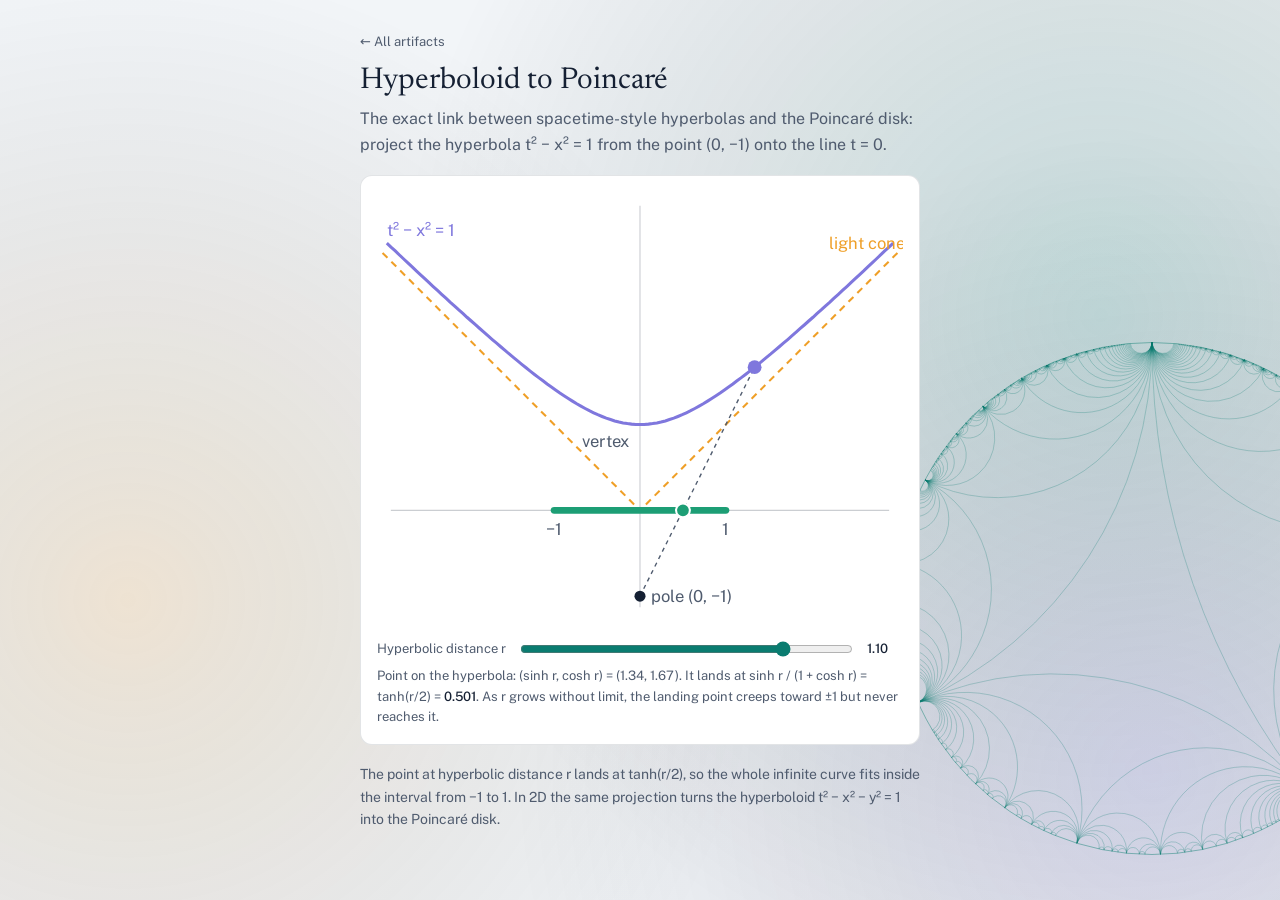
<file: hyperbolic-geometry/hyperboloid-to-poincare.html>
<!doctype html>
<html lang="en">
<head>
<meta charset="utf-8">
<meta name="viewport" content="width=device-width,initial-scale=1,viewport-fit=cover">
<title>Hyperboloid to Poincaré</title>
<link rel="preconnect" href="https://fonts.googleapis.com">
<link rel="preconnect" href="https://fonts.gstatic.com" crossorigin>
<link rel="stylesheet" href="https://fonts.googleapis.com/css2?family=Newsreader:opsz,wght@6..72,400&family=Public+Sans:wght@400;500&display=swap">
<link rel="stylesheet" href="../assets/widget.css">
<link rel="stylesheet" href="../assets/theme.css">
<link rel="stylesheet" href="../assets/transition.css">
<link rel="expect" href="#page-ready" blocking="render">
<script src="../assets/embed.js"></script>
</head>
<body>
<main class="page">
<a class="crumb" href="../index.html#hyperboloid-to-poincare">&larr; All artifacts</a>
<h1>Hyperboloid to Poincaré</h1>
<p class="lede">The exact link between spacetime-style hyperbolas and the Poincaré disk: project the hyperbola t² − x² = 1 from the point (0, −1) onto the line t = 0.</p>
<div class="card">
<h2 class="sr-only">Projection of the hyperbola t squared minus x squared equals one from the point (0, minus 1) onto the t equals zero line, showing the image is tanh of r over 2.</h2>
<svg id="sv" width="100%" viewBox="0 0 380 310" role="img"><title>Hyperboloid to Poincaré disk</title><desc>A point on the hyperbola projects through the pole to the interval from minus one to one</desc><g id="g"></g></svg>
<div style="display:flex;align-items:center;gap:12px;margin:10px 0 6px">
<label for="sr" style="font-size:13px;color:var(--text-secondary)">Hyperbolic distance r</label>
<input type="range" id="sr" min="-1.8" max="1.8" step="0.02" value="1.1" style="flex:1">
<span id="sro" style="font-size:13px;font-weight:500;min-width:36px">1.10</span>
</div>
<div id="rd" style="font-size:13px;color:var(--text-secondary);line-height:1.6"></div>
<script>
const OX=190,OY=230,S=62,X=x=>OX+x*S,Y=t=>OY-t*S;
function draw(){const r=+document.getElementById('sr').value;document.getElementById('sro').textContent=r.toFixed(2);
 const px=Math.sinh(r),pt=Math.cosh(r),xd=px/(1+pt);let s='';
 s+=`<line x1="10" y1="${Y(0)}" x2="370" y2="${Y(0)}" stroke="var(--border-strong)" stroke-width="0.8"/><line x1="${X(0)}" y1="300" x2="${X(0)}" y2="10" stroke="var(--border-strong)" stroke-width="0.8"/>`;
 s+=`<line x1="${X(-3)}" y1="${Y(3)}" x2="${X(0)}" y2="${Y(0)}" stroke="#EF9F27" stroke-width="1.5" stroke-dasharray="5 4"/><line x1="${X(3)}" y1="${Y(3)}" x2="${X(0)}" y2="${Y(0)}" stroke="#EF9F27" stroke-width="1.5" stroke-dasharray="5 4"/>`;
 let d='';for(let i=0;i<=120;i++){const x=-2.95+5.9*i/120;d+=(i?'L':'M')+X(x).toFixed(1)+' '+Y(Math.sqrt(1+x*x)).toFixed(1);}
 s+=`<path d="${d}" fill="none" stroke="#7F77DD" stroke-width="2.2"/>`;
 s+=`<line x1="${X(-1)}" y1="${Y(0)}" x2="${X(1)}" y2="${Y(0)}" stroke="#1D9E75" stroke-width="5" stroke-linecap="round"/>`;
 s+=`<line x1="${X(0)}" y1="${Y(-1)}" x2="${X(px)}" y2="${Y(pt)}" stroke="var(--text-secondary)" stroke-width="1" stroke-dasharray="3 3"/>`;
 s+=`<circle cx="${X(0)}" cy="${Y(-1)}" r="4" fill="var(--text-primary)"/><circle cx="${X(px)}" cy="${Y(pt)}" r="5" fill="#7F77DD"/><circle cx="${X(xd)}" cy="${Y(0)}" r="5" fill="#1D9E75" stroke="var(--surface-2)" stroke-width="1.5"/>`;
 s+=`<text class="ts" x="${X(0)+8}" y="${Y(-1)+4}">pole (0, −1)</text>`;
 s+=`<text class="ts" x="${X(0)-8}" y="${Y(1)+16}" text-anchor="end">vertex</text>`;
 s+=`<text class="ts" x="${X(-1)}" y="${Y(0)+18}" text-anchor="middle">−1</text><text class="ts" x="${X(1)}" y="${Y(0)+18}" text-anchor="middle">1</text>`;
 s+=`<text class="ts" x="${X(2.2)}" y="${Y(3.05)}" text-anchor="start" style="fill:#EF9F27">light cone</text>`;
 s+=`<text class="ts" x="${X(-2.95)}" y="${Y(3.1)-6}" text-anchor="start" style="fill:#7F77DD">t² − x² = 1</text>`;
 document.getElementById('g').innerHTML=s;
 document.getElementById('rd').innerHTML=`Point on the hyperbola: (sinh r, cosh r) = (${px.toFixed(2)}, ${pt.toFixed(2)}). It lands at sinh r / (1 + cosh r) = tanh(r/2) = <b style="font-weight:500;color:var(--text-primary)">${xd.toFixed(3)}</b>. As r grows without limit, the landing point creeps toward ±1 but never reaches it.`;}
document.getElementById('sr').oninput=draw;draw();
</script>

</div>
<div class="notes"><p>The point at hyperbolic distance r lands at tanh(r/2), so the whole infinite curve fits inside the interval from −1 to 1. In 2D the same projection turns the hyperboloid t² − x² − y² = 1 into the Poincaré disk.</p></div>
</main>
<script src="../assets/farey-bg.js"></script>
<script src="../assets/backdrop.js"></script>
<script>Backdrop.page('disk');</script>
<div id="page-ready" hidden></div>
</body>
</html>
</file>
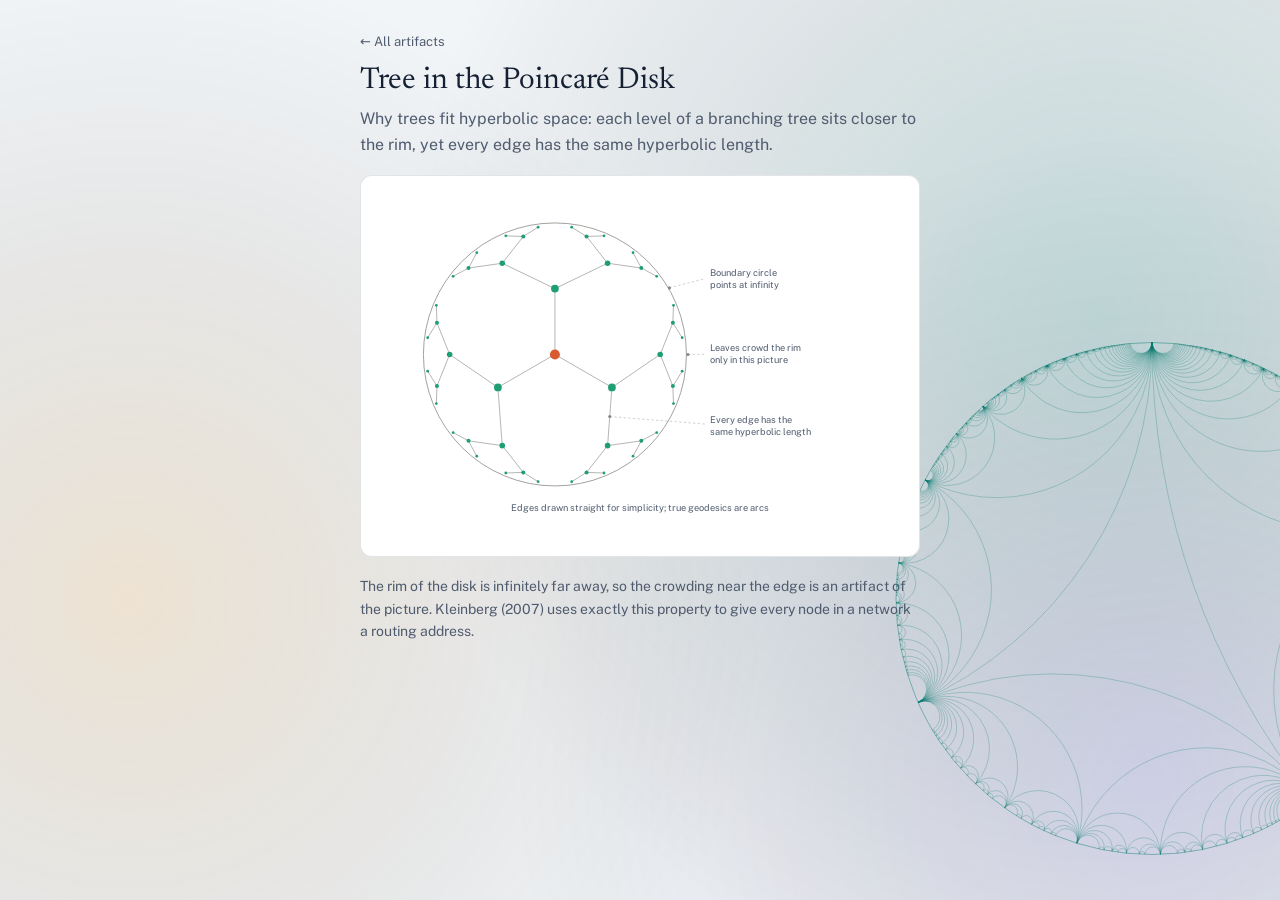
<file: hyperbolic-geometry/tree-in-poincare-disk.html>
<!doctype html>
<html lang="en">
<head>
<meta charset="utf-8">
<meta name="viewport" content="width=device-width,initial-scale=1,viewport-fit=cover">
<title>Tree in the Poincaré Disk</title>
<link rel="preconnect" href="https://fonts.googleapis.com">
<link rel="preconnect" href="https://fonts.gstatic.com" crossorigin>
<link rel="stylesheet" href="https://fonts.googleapis.com/css2?family=Newsreader:opsz,wght@6..72,400&family=Public+Sans:wght@400;500&display=swap">
<link rel="stylesheet" href="../assets/widget.css">
<link rel="stylesheet" href="../assets/theme.css">
<link rel="stylesheet" href="../assets/transition.css">
<link rel="expect" href="#page-ready" blocking="render">
<script src="../assets/embed.js"></script>
</head>
<body>
<main class="page">
<a class="crumb" href="../index.html#tree-in-poincare-disk">&larr; All artifacts</a>
<h1>Tree in the Poincaré Disk</h1>
<p class="lede">Why trees fit hyperbolic space: each level of a branching tree sits closer to the rim, yet every edge has the same hyperbolic length.</p>
<div class="card">
<svg width="100%" viewBox="0 0 680 440" role="img"><title>A tree embedded in the Poincaré disk</title><desc>A branching tree drawn inside a circle. The root sits at the center, and each deeper level sits closer to the boundary circle. Near the rim the nodes look crowded, but in hyperbolic distance every edge has the same length.</desc><circle cx="230" cy="210" r="170" fill="none" stroke="var(--t)" stroke-width="1"/><path fill="none" stroke="#888780" stroke-width="0.8" d="M230 210L230 124.9M230 210L303.7 252.6M230 210L156.3 252.6M230 124.9L161.9 92.1M230 124.9L298.1 92.1M303.7 252.6L366.1 210M303.7 252.6L298.1 327.9M156.3 252.6L161.9 327.9M156.3 252.6L93.9 210M161.9 92.1L118.3 98.3M161.9 92.1L189.1 57.5M298.1 92.1L270.9 57.5M298.1 92.1L341.7 98.3M366.1 210L382.5 169.1M366.1 210L382.5 250.9M298.1 327.9L341.7 321.7M298.1 327.9L270.9 362.5M161.9 327.9L189.1 362.5M161.9 327.9L118.3 321.7M93.9 210L77.5 250.9M93.9 210L77.5 169.1M118.3 98.3L98.4 109M118.3 98.3L129 78.4M189.1 57.5L166.5 56.7M189.1 57.5L208.3 45.5M270.9 57.5L251.7 45.5M270.9 57.5L293.5 56.7M341.7 98.3L331 78.4M341.7 98.3L361.6 109M382.5 169.1L383.3 146.5M382.5 169.1L394.5 188.3M382.5 250.9L394.5 231.7M382.5 250.9L383.3 273.5M341.7 321.7L361.6 311M341.7 321.7L331 341.6M270.9 362.5L293.5 363.3M270.9 362.5L251.7 374.5M189.1 362.5L208.3 374.5M189.1 362.5L166.5 363.3M118.3 321.7L129 341.6M118.3 321.7L98.4 311M77.5 250.9L76.7 273.5M77.5 250.9L65.5 231.7M77.5 169.1L65.5 188.3M77.5 169.1L76.7 146.5"/><g fill="#1D9E75"><circle cx="230" cy="124.9" r="5"/><circle cx="303.7" cy="252.6" r="5"/><circle cx="156.3" cy="252.6" r="5"/><circle cx="161.9" cy="92.1" r="3.6"/><circle cx="298.1" cy="92.1" r="3.6"/><circle cx="366.1" cy="210" r="3.6"/><circle cx="298.1" cy="327.9" r="3.6"/><circle cx="161.9" cy="327.9" r="3.6"/><circle cx="93.9" cy="210" r="3.6"/><circle cx="118.3" cy="98.3" r="2.6"/><circle cx="189.1" cy="57.5" r="2.6"/><circle cx="270.9" cy="57.5" r="2.6"/><circle cx="341.7" cy="98.3" r="2.6"/><circle cx="382.5" cy="169.1" r="2.6"/><circle cx="382.5" cy="250.9" r="2.6"/><circle cx="341.7" cy="321.7" r="2.6"/><circle cx="270.9" cy="362.5" r="2.6"/><circle cx="189.1" cy="362.5" r="2.6"/><circle cx="118.3" cy="321.7" r="2.6"/><circle cx="77.5" cy="250.9" r="2.6"/><circle cx="77.5" cy="169.1" r="2.6"/><circle cx="98.4" cy="109" r="1.8"/><circle cx="129" cy="78.4" r="1.8"/><circle cx="166.5" cy="56.7" r="1.8"/><circle cx="208.3" cy="45.5" r="1.8"/><circle cx="251.7" cy="45.5" r="1.8"/><circle cx="293.5" cy="56.7" r="1.8"/><circle cx="331" cy="78.4" r="1.8"/><circle cx="361.6" cy="109" r="1.8"/><circle cx="383.3" cy="146.5" r="1.8"/><circle cx="394.5" cy="188.3" r="1.8"/><circle cx="394.5" cy="231.7" r="1.8"/><circle cx="383.3" cy="273.5" r="1.8"/><circle cx="361.6" cy="311" r="1.8"/><circle cx="331" cy="341.6" r="1.8"/><circle cx="293.5" cy="363.3" r="1.8"/><circle cx="251.7" cy="374.5" r="1.8"/><circle cx="208.3" cy="374.5" r="1.8"/><circle cx="166.5" cy="363.3" r="1.8"/><circle cx="129" cy="341.6" r="1.8"/><circle cx="98.4" cy="311" r="1.8"/><circle cx="76.7" cy="273.5" r="1.8"/><circle cx="65.5" cy="231.7" r="1.8"/><circle cx="65.5" cy="188.3" r="1.8"/><circle cx="76.7" cy="146.5" r="1.8"/></g><circle cx="230" cy="210" r="6.5" fill="#D85A30"/><line class="leader" x1="378" y1="124" x2="424" y2="112"/><circle cx="378" cy="124" r="2" fill="var(--t)"/><text class="ts" x="430" y="108">Boundary circle</text><text class="ts" x="430" y="124">points at infinity</text><line class="leader" x1="402" y1="210" x2="424" y2="210"/><circle cx="402" cy="210" r="2" fill="var(--t)"/><text class="ts" x="430" y="205">Leaves crowd the rim</text><text class="ts" x="430" y="221">only in this picture</text><line class="leader" x1="300.9" y1="290.3" x2="424" y2="300"/><circle cx="300.9" cy="290.3" r="2" fill="var(--t)"/><text class="ts" x="430" y="298">Every edge has the</text><text class="ts" x="430" y="314">same hyperbolic length</text><text class="ts" x="340" y="412" text-anchor="middle">Edges drawn straight for simplicity; true geodesics are arcs</text></svg>

</div>
<div class="notes"><p>The rim of the disk is infinitely far away, so the crowding near the edge is an artifact of the picture. Kleinberg (2007) uses exactly this property to give every node in a network a routing address.</p></div>
</main>
<script src="../assets/farey-bg.js"></script>
<script src="../assets/backdrop.js"></script>
<script>Backdrop.page('disk');</script>
<div id="page-ready" hidden></div>
</body>
</html>
</file>
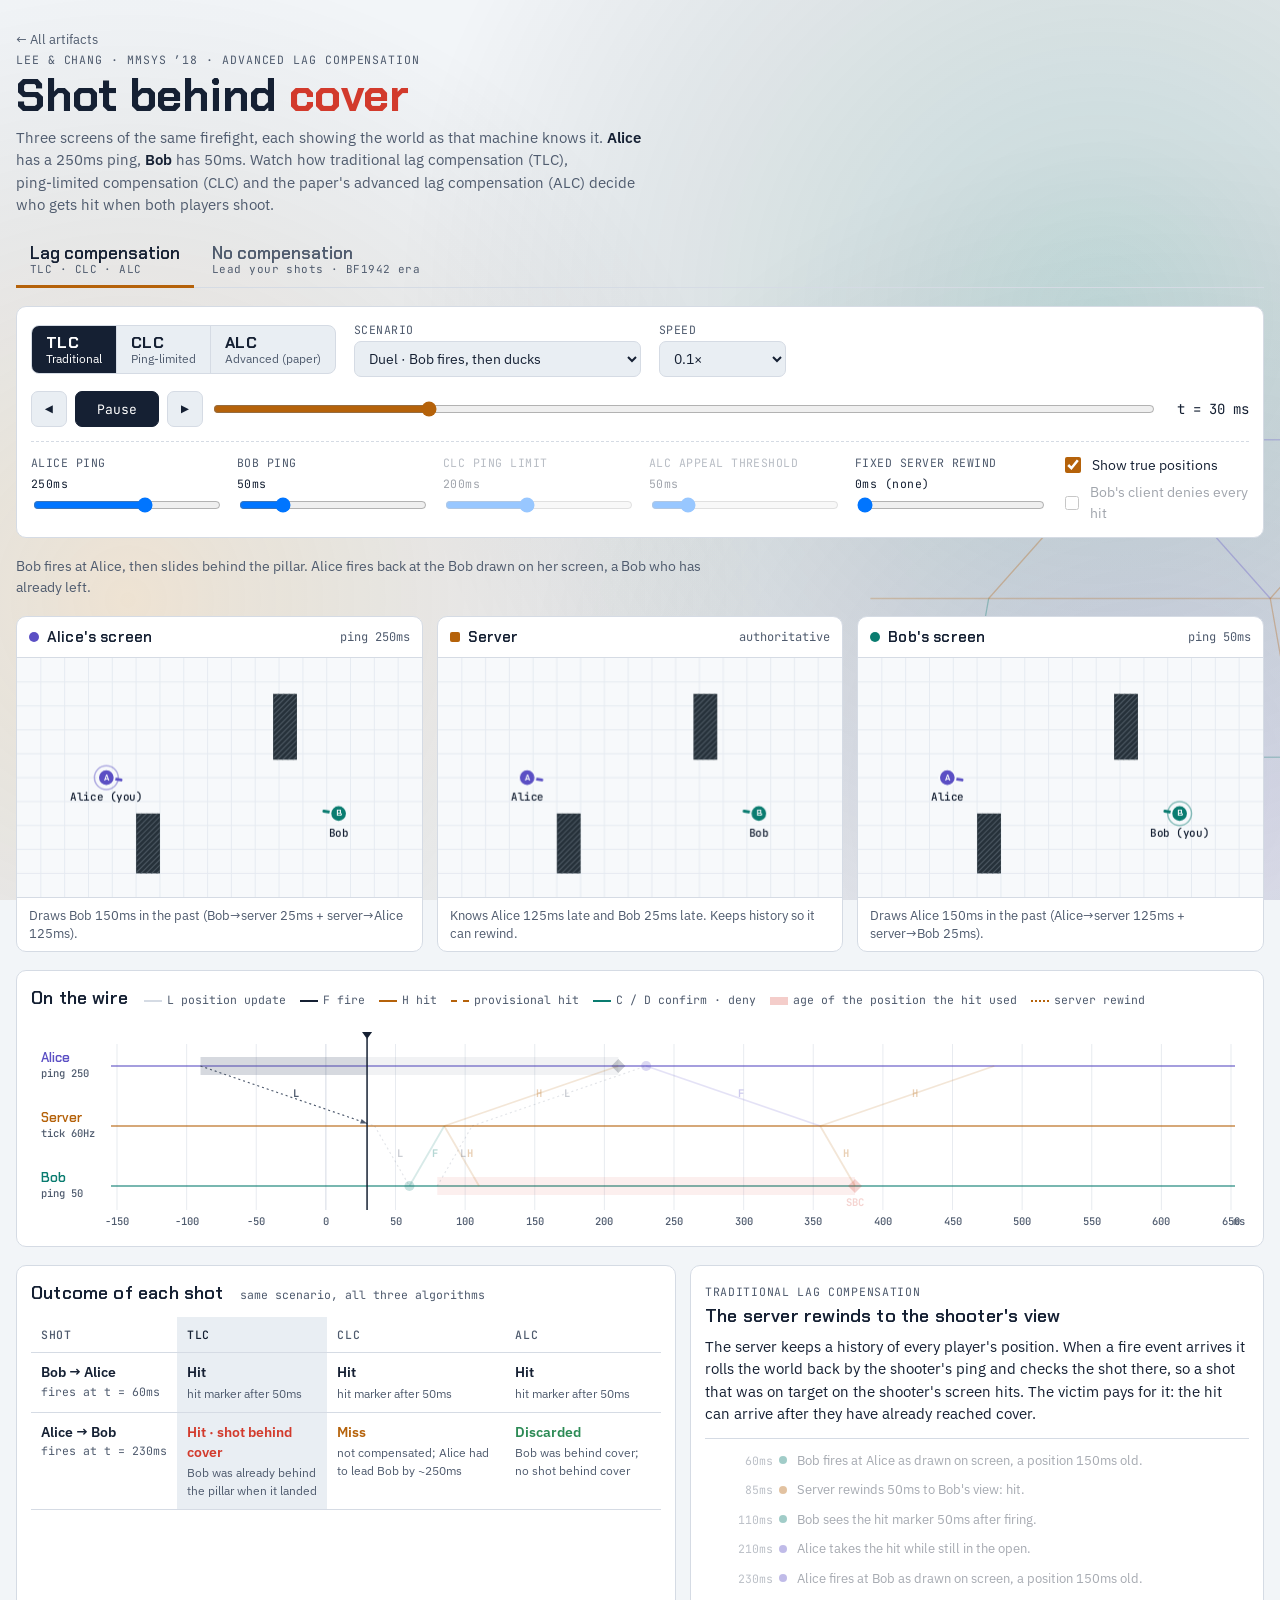
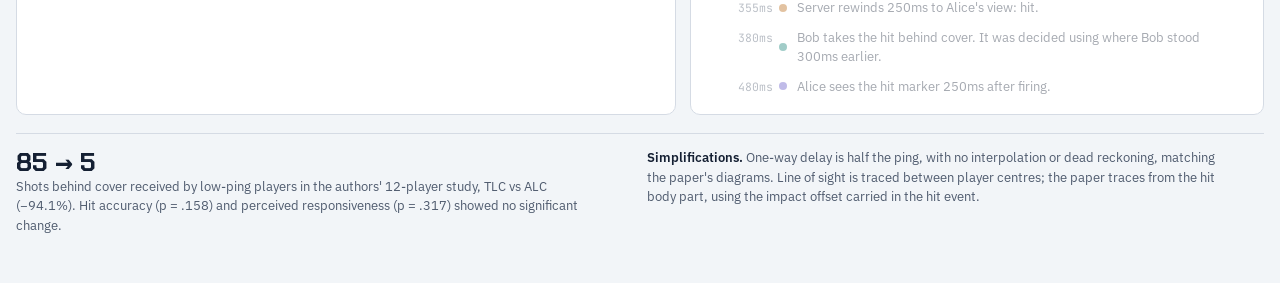
<file: lag-compensation/shot-behind-cover.html>
<!doctype html>
<html lang="en">
<head>
<meta charset="utf-8">
<meta name="viewport" content="width=device-width,initial-scale=1,viewport-fit=cover">
<title>Shot Behind Cover</title>
<link rel="preconnect" href="https://fonts.googleapis.com">
<link rel="preconnect" href="https://fonts.gstatic.com" crossorigin>
<link rel="stylesheet" href="https://fonts.googleapis.com/css2?family=Chakra+Petch:wght@500;600;700&family=IBM+Plex+Sans:wght@400;500;600&family=JetBrains+Mono:wght@400;500;700&display=swap">
<link rel="stylesheet" href="../assets/theme.css">
<link rel="stylesheet" href="../assets/transition.css">
<link rel="expect" href="#page-ready" blocking="render">
<style>
/* Layout: three synchronized "screens" (Alice, Server, Bob) over one shared wire timeline, controls above, verdicts below.
   Colors follow the shared theme (slate, with violet, amber and teal for Alice, the server and Bob),
   written as hex because the canvas code mixes them with alpha. The page sits on the shared background. */
:root{
  --bg:#F2F5F8; --surface:#FFFFFF; --surface-2:#E9EEF3; --ink:#152033; --muted:#4F5B6E; --line:#D5DBE4;
  --alice:#5B4FC4; --bob:#0A7C70; --server:#B5620A; --danger:#D23A2C; --ok:#2C8A55;
  --floor:#F7F9FB; --grid:#E6EBF1; --pillar:#26313A; --hatch:#4A5660;
  --f-display:"Chakra Petch","Segoe UI",system-ui,sans-serif;
  --f-body:"IBM Plex Sans",system-ui,-apple-system,sans-serif;
  --f-mono:"JetBrains Mono",ui-monospace,Menlo,Consolas,monospace;
}
@media (prefers-color-scheme: dark){
  :root:not([data-theme="light"]){
    --bg:#0E131A; --surface:#18212D; --surface-2:#1F2935; --ink:#E5EAF1; --muted:#A3AEBF; --line:#26303D;
    --alice:#9C95F0; --bob:#3CC4B4; --server:#E9A24A; --danger:#FF6A5C; --ok:#5ACB8B;
    --floor:#111823; --grid:#1A2330; --pillar:#3B4754; --hatch:#596673; color-scheme:dark;
  }
}
:root[data-theme="dark"]{
  --bg:#0E131A; --surface:#18212D; --surface-2:#1F2935; --ink:#E5EAF1; --muted:#A3AEBF; --line:#26303D;
  --alice:#9C95F0; --bob:#3CC4B4; --server:#E9A24A; --danger:#FF6A5C; --ok:#5ACB8B;
  --floor:#111823; --grid:#1A2330; --pillar:#3B4754; --hatch:#596673; color-scheme:dark;
}
*{box-sizing:border-box}
body{margin:0}
.crumb{font-size:13px;color:var(--muted);text-decoration:none}
.crumb:hover,.crumb:focus-visible{color:var(--ink);text-decoration:underline}
body{background:var(--bg);color:var(--ink);font-family:var(--f-body);font-size:15px;line-height:1.5}
.wrap{max-width:1320px;margin:0 auto;padding-block:28px 48px;padding-left:max(16px,env(safe-area-inset-left,0px));padding-right:max(16px,env(safe-area-inset-right,0px));display:flex;flex-direction:column;gap:18px}
.eyebrow{font-family:var(--f-mono);font-size:11.5px;letter-spacing:.08em;text-transform:uppercase;color:var(--muted);margin:0}
h1{font-family:var(--f-display);font-weight:700;font-size:clamp(30px,4.2vw,46px);line-height:1.02;letter-spacing:-.01em;margin:4px 0 8px;text-wrap:balance}
h1 .cut{color:var(--danger)}
.lede{max-width:70ch;margin:0;color:var(--muted)}
.lede b{color:var(--ink);font-weight:600}
h2,h3{font-family:var(--f-display);font-weight:600;margin:0;letter-spacing:.01em}
h2{font-size:18px}
h3{font-size:15px}

/* tabs */
.tabs{display:flex;flex-wrap:wrap;gap:4px;border-bottom:1px solid var(--line)}
.tabs button{appearance:none;background:transparent;border:0;border-bottom:3px solid transparent;margin-bottom:-1px;padding:8px 14px 9px;cursor:pointer;color:var(--muted);font:inherit;display:flex;flex-direction:column;align-items:flex-start;line-height:1.2;text-align:left}
.tabs button b{font-family:var(--f-display);font-size:17px;font-weight:600;color:var(--muted)}
.tabs button span{font-family:var(--f-mono);font-size:11px;letter-spacing:.04em}
.tabs button[aria-selected="true"]{border-bottom-color:var(--server)}
.tabs button[aria-selected="true"] b{color:var(--ink)}
.tabs button:hover b{color:var(--ink)}

/* controls */
.controls{background:var(--surface);border:1px solid var(--line);border-radius:10px;padding:14px;display:flex;flex-direction:column;gap:14px}
.row{display:flex;flex-wrap:wrap;gap:12px 18px;align-items:center}
.seg{display:inline-flex;border:1px solid var(--line);border-radius:8px;overflow:hidden;background:var(--surface-2)}
.seg button{appearance:none;border:0;background:transparent;color:var(--muted);padding:8px 14px;cursor:pointer;font:inherit;display:flex;flex-direction:column;align-items:flex-start;line-height:1.15;border-right:1px solid var(--line)}
.seg button:last-child{border-right:0}
.seg button b{font-family:var(--f-display);font-size:16px;color:var(--ink);letter-spacing:.03em}
.seg button span{font-size:11.5px}
.seg button[aria-pressed="true"]{background:var(--ink);color:var(--surface)}
.seg button[aria-pressed="true"] b{color:var(--surface)}
.field{display:flex;flex-direction:column;gap:3px;font-size:11.5px;color:var(--muted);font-family:var(--f-mono);letter-spacing:.04em;text-transform:uppercase}
select,input[type=range]{font:inherit}
select{font-family:var(--f-body);text-transform:none;letter-spacing:0;font-size:14px;color:var(--ink);background:var(--surface-2);border:1px solid var(--line);border-radius:7px;padding:7px 10px;max-width:100%}
.transport{display:flex;align-items:center;gap:8px;flex:1 1 360px;min-width:0}
.btn{appearance:none;border:1px solid var(--line);background:var(--surface-2);color:var(--ink);border-radius:7px;height:36px;min-width:36px;padding:0 10px;cursor:pointer;font-family:var(--f-mono);font-size:13px;display:inline-flex;align-items:center;justify-content:center;gap:6px}
.btn.primary{background:var(--ink);color:var(--surface);border-color:var(--ink);min-width:84px}
.btn:hover{border-color:var(--muted)}
button:focus-visible,select:focus-visible,input:focus-visible{outline:2px solid var(--server);outline-offset:2px}
#scrub{flex:1;min-width:80px;accent-color:var(--server)}
.clock{font-family:var(--f-mono);font-variant-numeric:tabular-nums;font-size:14px;min-width:84px;text-align:right}
.net{display:grid;grid-template-columns:repeat(auto-fit,minmax(170px,1fr));gap:10px 18px;border-top:1px dashed var(--line);padding-top:12px}
.net label.field input[type=range]{width:100%}
.net .val{color:var(--ink);font-variant-numeric:tabular-nums;text-transform:none}
.dim{opacity:.4}
.check{display:flex;gap:8px;align-items:center;font-size:13.5px;color:var(--ink);cursor:pointer}
.check input{accent-color:var(--server);width:16px;height:16px}
.scdesc{margin:0;color:var(--muted);font-size:14px;max-width:90ch}

/* screens */
.screens{display:grid;grid-template-columns:repeat(3,minmax(0,1fr));gap:14px}
@media (max-width:900px){.screens{grid-template-columns:minmax(0,1fr)}}
.screen{background:var(--surface);border:1px solid var(--line);border-radius:10px;overflow:hidden;display:flex;flex-direction:column;min-width:0}
.screen-head{display:flex;align-items:center;gap:8px;padding:9px 12px;border-bottom:1px solid var(--line)}
.screen-head .meta{margin-left:auto;font-family:var(--f-mono);font-size:12px;color:var(--muted);font-variant-numeric:tabular-nums}
.dot{width:10px;height:10px;border-radius:50%;flex:none}
.dot.A{background:var(--alice)} .dot.B{background:var(--bob)} .dot.S{background:var(--server);border-radius:2px}
.stage{position:relative;line-height:0}
.stage canvas{display:block;width:100%}
.feed{position:absolute;left:8px;top:8px;right:8px;display:flex;flex-direction:column;align-items:flex-start;gap:4px;line-height:1.25;pointer-events:none}
.chip{font-family:var(--f-mono);font-size:11.5px;padding:3px 7px;border-radius:5px;background:var(--surface);border:1px solid var(--line);border-left:3px solid var(--muted);max-width:100%;animation:pop .18s ease-out}
.chip.t-A{border-left-color:var(--alice)} .chip.t-B{border-left-color:var(--bob)} .chip.t-S{border-left-color:var(--server)}
.chip.t-danger{border-left-color:var(--danger);color:var(--danger);font-weight:700}
.chip.t-ok{border-left-color:var(--ok);color:var(--ok);font-weight:700}
.chip.t-muted{color:var(--muted)}
@keyframes pop{from{transform:translateY(-3px);opacity:.3}to{transform:none;opacity:1}}
.screen-note{margin:0;padding:8px 12px;font-size:12.5px;color:var(--muted);border-top:1px solid var(--line);font-variant-numeric:tabular-nums}

/* timeline */
.card{background:var(--surface);border:1px solid var(--line);border-radius:10px;padding:14px;min-width:0}
.card-head{display:flex;flex-wrap:wrap;align-items:baseline;gap:6px 16px;margin-bottom:10px}
.legend{display:flex;flex-wrap:wrap;gap:4px 14px;font-family:var(--f-mono);font-size:11.5px;color:var(--muted)}
.legend i{display:inline-block;width:18px;height:0;border-top:2px solid var(--muted);vertical-align:middle;margin-right:5px}
.legend i.F{border-color:var(--ink)} .legend i.H{border-color:var(--server)} .legend i.Hp{border-top-style:dashed;border-color:var(--server)} .legend i.L{border-color:var(--line)}
.legend i.band{height:8px;border:0;background:var(--danger);opacity:.25}
.legend i.Rw{border-top:2px dotted var(--server)}
.tl-scroll{overflow-x:auto;line-height:0}
#tl{display:block;cursor:crosshair}

/* lower */
.lower{display:grid;grid-template-columns:minmax(0,1.15fr) minmax(0,1fr);gap:14px}
@media (max-width:900px){.lower{grid-template-columns:minmax(0,1fr)}}
.tbl-wrap{overflow-x:auto}
table{border-collapse:collapse;width:100%;min-width:520px;font-size:13.5px}
th,td{text-align:left;padding:9px 10px;border-bottom:1px solid var(--line);vertical-align:top}
th{font-family:var(--f-mono);font-size:11.5px;letter-spacing:.06em;text-transform:uppercase;color:var(--muted);font-weight:500}
td.shot{font-weight:600;white-space:nowrap}
td.shot small{display:block;font-weight:400;color:var(--muted);font-family:var(--f-mono);font-size:11.5px}
th.cur,td.cur{background:var(--surface-2)}
th.cur{color:var(--ink)}
.res{font-weight:600}
.res.danger{color:var(--danger)} .res.ok{color:var(--ok)} .res.warn{color:var(--server)}
td small.sub{display:block;color:var(--muted);font-size:12px;margin-top:2px}
.how p{margin:6px 0 0;max-width:68ch}
.how .tag{font-family:var(--f-mono);font-size:11.5px;color:var(--muted);letter-spacing:.06em;text-transform:uppercase}
ol.log{list-style:none;margin:12px 0 0;padding:0;display:flex;flex-direction:column;gap:2px;max-height:340px;overflow:auto;border-top:1px solid var(--line);padding-top:8px}
ol.log li{display:grid;grid-template-columns:62px 12px minmax(0,1fr);gap:6px;align-items:baseline;font-size:13px;padding:4px 6px;border-radius:5px;cursor:pointer;opacity:.38;transition:opacity .2s}
ol.log li.past{opacity:1}
ol.log li.now{background:var(--surface-2)}
ol.log li:hover{background:var(--surface-2)}
ol.log time{font-family:var(--f-mono);font-size:11.5px;color:var(--muted);font-variant-numeric:tabular-nums;text-align:right}
ol.log .d{width:8px;height:8px;border-radius:50%;align-self:center}
.d.A{background:var(--alice)} .d.B{background:var(--bob)} .d.S{background:var(--server);border-radius:2px}
footer{color:var(--muted);font-size:13px;display:grid;grid-template-columns:repeat(auto-fit,minmax(260px,1fr));gap:14px;border-top:1px solid var(--line);padding-top:14px}
footer p{margin:0;max-width:72ch}
footer b{color:var(--ink);font-weight:600}
.stat{font-family:var(--f-display);font-size:26px;color:var(--ink);font-weight:700;display:block;line-height:1.1}
@media (prefers-reduced-motion: reduce){.chip{animation:none} ol.log li{transition:none}}
</style>
</head>
<body>
<div class="wrap">
  <header>
    <a class="crumb" href="../index.html#shot-behind-cover">&larr; All artifacts</a>
    <p class="eyebrow">Lee &amp; Chang · MMSys ’18 · Advanced Lag Compensation</p>
    <h1>Shot behind <span class="cut">cover</span></h1>
    <p class="lede" id="lede"></p>
  </header>

  <nav class="tabs" role="tablist" aria-label="Simulation">
    <button type="button" role="tab" id="tab-comp" data-tab="comp" aria-selected="true"><b>Lag compensation</b><span>TLC · CLC · ALC</span></button>
    <button type="button" role="tab" id="tab-none" data-tab="none" aria-selected="false"><b>No compensation</b><span>Lead your shots · BF1942 era</span></button>
  </nav>

  <section class="controls" aria-label="Simulation controls">
    <div class="row">
      <div class="seg" id="alg" role="group" aria-label="Mode"></div>
      <label class="field" for="scenario">Scenario
        <select id="scenario"></select>
      </label>
      <label class="field" for="speed">Speed
        <select id="speed">
          <option value="0.04">0.04×</option>
          <option value="0.1" selected>0.1×</option>
          <option value="0.25">0.25×</option>
          <option value="0.5">0.5×</option>
          <option value="1">1× (real time)</option>
        </select>
      </label>
    </div>
    <div class="row">
      <div class="transport">
        <button class="btn" id="prev" type="button" title="Previous event" aria-label="Previous event">◀︎</button>
        <button class="btn primary" id="play" type="button">Pause</button>
        <button class="btn" id="next" type="button" title="Next event" aria-label="Next event">▶︎</button>
        <input type="range" id="scrub" min="0" max="500" step="1" value="0" aria-label="Simulation time">
        <span class="clock" id="clock">t = 0 ms</span>
      </div>
    </div>
    <div class="net">
      <label class="field" for="pingA">Alice ping <span class="val" id="vPingA"></span><input type="range" id="pingA" min="20" max="400" step="10" value="250"></label>
      <label class="field" for="pingB">Bob ping <span class="val" id="vPingB"></span><input type="range" id="pingB" min="10" max="200" step="10" value="50"></label>
      <label class="field" id="fClc" for="clc">CLC ping limit <span class="val" id="vClc"></span><input type="range" id="clc" min="50" max="400" step="10" value="200"></label>
      <label class="field" id="fThr" for="thr">ALC appeal threshold <span class="val" id="vThr"></span><input type="range" id="thr" min="0" max="300" step="10" value="50"></label>
      <label class="field" id="fRw" for="rw" hidden>Fixed server rewind <span class="val" id="vRw"></span><input type="range" id="rw" min="0" max="300" step="10" value="0"></label>
      <div style="display:flex;flex-direction:column;gap:6px;justify-content:center">
        <label class="check" for="showTrue"><input type="checkbox" id="showTrue" checked> Show true positions</label>
        <label class="check" id="fCheat" for="cheat"><input type="checkbox" id="cheat"> Bob's client denies every hit</label>
      </div>
    </div>
  </section>

  <p class="scdesc" id="scdesc"></p>

  <section class="screens">
    <article class="screen" data-role="A">
      <header class="screen-head"><span class="dot A"></span><h3>Alice's screen</h3><span class="meta" id="metaA"></span></header>
      <div class="stage"><canvas></canvas><div class="feed"></div></div>
      <p class="screen-note" id="noteA"></p>
    </article>
    <article class="screen" data-role="S">
      <header class="screen-head"><span class="dot S"></span><h3>Server</h3><span class="meta">authoritative</span></header>
      <div class="stage"><canvas></canvas><div class="feed"></div></div>
      <p class="screen-note" id="noteS"></p>
    </article>
    <article class="screen" data-role="B">
      <header class="screen-head"><span class="dot B"></span><h3>Bob's screen</h3><span class="meta" id="metaB"></span></header>
      <div class="stage"><canvas></canvas><div class="feed"></div></div>
      <p class="screen-note" id="noteB"></p>
    </article>
  </section>

  <section class="card">
    <div class="card-head">
      <h2>On the wire</h2>
      <div class="legend">
        <span><i class="L"></i>L position update</span>
        <span><i class="F"></i>F fire</span>
        <span><i class="H"></i>H hit</span>
        <span><i class="Hp"></i>provisional hit</span>
        <span><i style="border-color:var(--bob)"></i>C / D confirm · deny</span>
        <span><i class="band"></i>age of the position the hit used</span>
        <span><i class="Rw"></i>server rewind</span>
      </div>
    </div>
    <div class="tl-scroll"><canvas id="tl" aria-label="Message timeline. Click to jump to a time."></canvas></div>
  </section>

  <section class="lower">
    <div class="card">
      <div class="card-head"><h2>Outcome of each shot</h2><span class="legend">same scenario, all three algorithms</span></div>
      <div class="tbl-wrap"><table id="outTbl"></table></div>
    </div>
    <div class="card how">
      <span class="tag" id="howTag"></span>
      <h2 id="howTitle"></h2>
      <p id="howText"></p>
      <ol class="log" id="log"></ol>
    </div>
  </section>

  <footer>
    <p><span class="stat">85 → 5</span>Shots behind cover received by low‑ping players in the authors' 12‑player study, TLC vs ALC (−94.1%). Hit accuracy (p = .158) and perceived responsiveness (p = .317) showed no significant change.</p>
    <p><b>Simplifications.</b> One‑way delay is half the ping, with no interpolation or dead reckoning, matching the paper's diagrams. Line of sight is traced between player centres; the paper traces from the hit body part, using the impact offset carried in the hit event.</p>
  </footer>
</div>

<script>
(function(){
"use strict";
const MAP={w:680,h:400}, R=14;
const PILLARS=[{x:430,y:60,w:40,h:110},{x:200,y:260,w:40,h:100}];
const SCEN={
  duel:{label:"Duel · Bob fires, then ducks",
    desc:"Bob fires at Alice, then slides behind the pillar. Alice fires back at the Bob drawn on her screen, a Bob who has already left.",
    A:[[0,150,200]], B:[[100,540,260],[350,540,90]], shots:[["B",60],["A",230]]},
  both:{label:"Trade · both fire, both duck",
    desc:"Each player fires once and dives for cover. Both shots are on target on the shooter's screen. Lag decides who gets shot behind cover, and ALC only protects the low‑ping player.",
    A:[[150,150,200],[300,150,330]], B:[[100,540,260],[350,540,90]], shots:[["A",150],["B",180]]},
  strafe:{label:"Open ground · Bob strafes",
    desc:"Bob strafes sideways in the open and never reaches cover, so every hit is legitimate. This is where CLC hurts Alice and ALC costs a few extra milliseconds.",
    A:[[0,150,200]], B:[[50,540,320],[267,540,190]], shots:[["B",120],["A",200]]},
  run:{label:"Open run · Bob sprints, Alice sidesteps",
    desc:"Bob runs across open ground the whole time and Alice sidesteps to the right. Nobody reaches cover, so this is the cleanest test of aiming: without compensation, Alice has to lead Bob by her full ping.",
    A:[[-200,40,230],[400,280,230]], B:[[0,540,360],[400,540,180]], shots:[["B",120],["A",200]]}
};
const NAME={A:"Alice",B:"Bob",S:"Server"}, OTHER={A:"B",B:"A"};
const TABS={
  comp:{algs:["TLC","CLC","ALC"],table:["TLC","CLC","ALC"],
    lede:"Three screens of the same firefight, each showing the world as that machine knows it. <b>Alice</b> has a 250ms ping, <b>Bob</b> has 50ms. Watch how traditional lag compensation (TLC), ping‑limited compensation (CLC) and the paper's advanced lag compensation (ALC) decide who gets hit when both players shoot."},
  none:{algs:["NONE_D","NONE_L"],table:["NONE_D","NONE_L","TLC"],
    lede:"Before lag compensation, the server judged every shot against where <b>it</b> thought the target was when the shot arrived. Alice (250ms) has to aim well ahead of the Bob on her screen; Bob (50ms) barely has to. Battlefield 1942 worked this way, as did Call of Duty 2 servers that switched its lag compensation off."}
};
const SEG={TLC:["TLC","Traditional"],CLC:["CLC","Ping‑limited"],ALC:["ALC","Advanced (paper)"],NONE_D:["Aim","At the target"],NONE_L:["Lead","By your own ping"]};
const COLNAME={TLC:"TLC",CLC:"CLC",ALC:"ALC",NONE_D:"No comp · aim",NONE_L:"No comp · lead"};
const ALGS=["TLC","CLC","ALC","NONE_D","NONE_L"];
const HOW={
  NONE_D:{tag:"No lag compensation · aiming at the target",title:"The server checks the shot against the present",
    text:"There is no rewind. The server tests the shot against where it believes the target is when the fire command arrives. Your screen shows the target half your ping plus half theirs in the past, and the command needs another half ping to reach the server. Aim straight at a moving target and the shot passes behind it."},
  NONE_L:{tag:"No lag compensation · leading",title:"Aim ahead by your own ping",
    text:"In this model the gap between what you see and what the server checks is exactly your own ping's worth of target movement, whatever the target's ping. The dashed “lead” marker extrapolates the target's on‑screen velocity by that much. It works while the target keeps moving the same way and fails when they stop or turn. In exchange, hits use a position only the victim's ping old, so low‑ping players are rarely shot behind cover. A fixed server rewind (partial compensation) shrinks the lead needed by the same amount."},
  TLC:{tag:"Traditional lag compensation",title:"The server rewinds to the shooter's view",
    text:"The server keeps a history of every player's position. When a fire event arrives it rolls the world back by the shooter's ping and checks the shot there, so a shot that was on target on the shooter's screen hits. The victim pays for it: the hit can arrive after they have already reached cover."},
  CLC:{tag:"Conditional lag compensation",title:"Rewind only for shooters under a ping limit",
    text:"Introduced in Battlefield 4's post‑launch netcode patches (2014) and kept in later Battlefield games. Shooters with a ping under the limit get the normal rewind. Shots from laggier players are checked against the present, so they have to lead a moving target by roughly their ping. Battlefield and Overwatch use 250ms; the limit starts at 200ms here so Alice is over it."},
  ALC:{tag:"Advanced lag compensation · this paper",title:"Rewind for everyone, let low‑ping victims appeal",
    text:"The server rewinds like TLC, but a hit on a victim under the appeal threshold is provisional. The victim's client re‑traces line of sight to the shooter from where it is now and confirms or denies. A denial is re‑checked by the server with the position sent alongside it, so a lying client is overruled. Confirmed hits reach the shooter one victim‑ping later."}
};

const cfg={tab:"comp",alg:"TLC",lastAlg:{comp:"TLC",none:"NONE_D"},scenario:"duel",pingA:250,pingB:50,clc:200,thr:50,rewind:0,cheat:false,showTrue:true};
const reduce=window.matchMedia("(prefers-reduced-motion: reduce)").matches;
const st={t:0,playing:!reduce,speed:0.1,hold:0,dirty:true};
let SIM={}, T0=0, T1=500, EVT=[];
const C={};

/* ---------- geometry ---------- */
function pos(kf,t){
  if(t<=kf[0][0]) return {x:kf[0][1],y:kf[0][2]};
  for(let i=1;i<kf.length;i++){ if(t<=kf[i][0]){ const a=kf[i-1],b=kf[i],f=(t-a[0])/(b[0]-a[0]); return {x:a[1]+(b[1]-a[1])*f,y:a[2]+(b[2]-a[2])*f}; } }
  const l=kf[kf.length-1]; return {x:l[1],y:l[2]};
}
function segRect(p,q,r){
  let t0=0,t1=1; const dx=q.x-p.x, dy=q.y-p.y;
  const P=[-dx,dx,-dy,dy], Q=[p.x-r.x, r.x+r.w-p.x, p.y-r.y, r.y+r.h-p.y];
  for(let i=0;i<4;i++){
    if(P[i]===0){ if(Q[i]<0) return null; }
    else { const u=Q[i]/P[i]; if(P[i]<0){ if(u>t1) return null; if(u>t0) t0=u; } else { if(u<t0) return null; if(u<t1) t1=u; } }
  }
  return t0;
}
function blockAt(p,q){ let best=null; for(const r of PILLARS){ const u=segRect(p,q,r); if(u!==null&&(best===null||u<best)) best=u; } return best; }
function lerp(p,q,u){ return {x:p.x+(q.x-p.x)*u,y:p.y+(q.y-p.y)*u}; }
function rayHit(o,aim,c){
  const dx=aim.x-o.x, dy=aim.y-o.y, L=Math.hypot(dx,dy)||1, ux=dx/L, uy=dy/L;
  const fx=c.x-o.x, fy=c.y-o.y, along=fx*ux+fy*uy;
  if(along<0) return null;
  const perp=Math.abs(fx*uy-fy*ux); if(perp>R) return null;
  const d=along-Math.sqrt(R*R-perp*perp), hp={x:o.x+ux*d,y:o.y+uy*d};
  if(blockAt(o,hp)!==null) return null;
  return hp;
}
function velAt(kf,t){ const a=pos(kf,t-16), b=pos(kf,t); return {x:(b.x-a.x)/16,y:(b.y-a.y)/16}; }
function rayEnd(o,aim){
  const dx=aim.x-o.x, dy=aim.y-o.y, L=Math.hypot(dx,dy)||1;
  const far={x:o.x+dx/L*900,y:o.y+dy/L*900}; const u=blockAt(o,far);
  return u===null?far:lerp(o,far,u);
}

/* ---------- simulation ---------- */
function simulate(alg){
  const sc=SCEN[cfg.scenario], ping={A:cfg.pingA,B:cfg.pingB}, ow={A:ping.A/2,B:ping.B/2};
  const tp=(w,t)=>pos(sc[w],t);
  const msgs=[],fx=[],log=[],marks=[],bands=[],out=[]; let id=0;
  const T=(panel,t0,dur,text,tone)=>fx.push({id:id++,k:"text",panel,t0,t1:t0+dur,text,tone});
  const F=o=>{o.id=id++; fx.push(o);};
  sc.shots.forEach(([s,tF])=>{
    const v=OTHER[s], Ns=NAME[s], Nv=NAME[v];
    const age=ow[s]+ow[v], aimT=tF-age, aim=tp(v,aimT), o=tp(s,tF), tS=tF+ow[s];
    msgs.push({from:v,to:"S",t0:aimT,t1:aimT+ow[v],k:"L",who:v},{from:"S",to:s,t0:aimT+ow[v],t1:tF,k:"L",who:v},{from:s,to:"S",t0:tF,t1:tS,k:"F",who:s});
    marks.push({lane:s,t:tF,k:"fire",who:s});
    const none=alg.startsWith("NONE"), leading=alg==="NONE_L";
    const leadMs=none?Math.max(0,ping[s]-cfg.rewind):0;
    let aimP=aim;
    if(leading){ const vel=velAt(sc[v],aimT); aimP={x:aim.x+vel.x*leadMs,y:aim.y+vel.y*leadMs}; }
    const leadPx=Math.round(Math.hypot(aimP.x-aim.x,aimP.y-aim.y));
    F({k:"tracer",panel:s,t0:tF,t1:tF+170,o,aim:aimP,who:s});
    if(!none){
      T(s,tF,240,`Fires at ${Nv}, on target here`,s);
      log.push({t:tF,who:s,text:`${Ns} fires at ${Nv} as drawn on screen, a position ${age}ms old.`});
    } else if(leading){
      T(s,tF,240,leadPx>1?`Leads ${Nv} by ${leadMs}ms (${leadPx}px)`:`${Nv} looks still · aims straight at ${Nv}`,s);
      log.push({t:tF,who:s,text:leadPx>1?`${Ns} aims ${leadMs}ms of ${Nv}'s on-screen movement ahead of ${Nv} (${leadPx}px).`:`${Nv} looks stationary on ${Ns}'s screen, so ${Ns} aims straight at ${Nv}.`});
    } else {
      T(s,tF,240,`Fires straight at ${Nv}`,s);
      log.push({t:tF,who:s,text:`${Ns} fires straight at ${Nv} as drawn on screen, a position ${age}ms old.`});
    }
    const comp=none?cfg.rewind>0:(alg!=="CLC"||ping[s]<=cfg.clc);
    const rw=none?cfg.rewind:(comp?ping[s]:0);
    const usedT=none?tS-ow[v]-rw:(comp?aimT:tS-ow[v]);
    const tgt=tp(v,usedT), hp=rayHit(o,aimP,tgt);
    const srvBase=none?(rw?`Fixed rewind ${rw}ms`:"No rewind · checks present"):(comp?`Rewind ${rw}ms`:`${Ns} ${ping[s]}ms > ${cfg.clc}ms limit · no rewind`);
    F({k:"srv",panel:"S",t0:tS,t1:tS+460,o,aim:aimP,tgt,comp,rw,hit:!!hp,s,v,vNowT:tS-ow[v],vThenT:usedT,fixed:none});
    const res={shot:`${Ns} → ${Nv}`,tF};
    if(!hp){
      T("S",tS,300,`${srvBase} · MISS`,"muted");
      log.push({t:tS,who:"S",text:none?`Server checks the shot against where it believes ${Nv} is now${rw?`, minus a fixed ${rw}ms`:""}: miss.`:(comp?`Server rewinds ${rw}ms to ${Ns}'s view: miss.`:`Server: ${Ns}'s ping (${ping[s]}ms) is over the ${cfg.clc}ms limit, so it checks ${Nv}'s current position. Miss.`)});
      marks.push({lane:"S",t:tS,k:"miss"});
      const tM=tS+ow[s];
      T(s,tM,300,"No hit registered","muted");
      log.push({t:tM,who:s,text:`${Ns} gets no hit marker${leading?".":", though the shot was on target on screen."}`});
      const sub=!none?(comp?"missed in the rewound world":`not compensated; ${Ns} had to lead ${Nv} by ~${ping[s]}ms`)
        :(leading?`${Nv} changed speed or direction after ${Ns} saw them, so the lead was wrong`:`aimed where ${Nv} was; needed ~${leadMs}ms of lead`);
      Object.assign(res,{res:"Miss",tone:"warn",sub});
    } else if(alg==="ALC" && ping[v]<=cfg.thr){
      const tR=tS+ow[v], tC=tR+ow[v];
      T("S",tS,Math.max(260,tC-tS),`${srvBase} · HIT · provisional, ask ${Nv}`,"S");
      log.push({t:tS,who:"S",text:`Server rewinds ${rw}ms: hit. ${Nv}'s ping (${ping[v]}ms) is within the ${cfg.thr}ms threshold, so the hit goes out as provisional.`});
      msgs.push({from:"S",to:v,t0:tS,t1:tR,k:"Hp",who:"S"});
      const seen=tp(s,tR-age), vp=tp(v,tR), sbc=blockAt(vp,seen)!==null, deny=sbc||cfg.cheat;
      bands.push({lane:v,a:aimT,b:tR,sbc:false});
      F({k:"prov",panel:v,t0:tR,t1:tR+Math.max(220,tC-tR),s,v});
      T(v,tR,320, sbc?`Provisional hit · ${Ns} can't see me → deny`:(cfg.cheat?"Provisional hit · in plain sight, denying anyway":`Provisional hit · ${Ns} can see me → confirm`), sbc?"ok":(cfg.cheat?"danger":v));
      log.push({t:tR,who:v,text:`${Nv} gets a provisional hit and traces line of sight to ${Ns}: ${sbc?"blocked by the pillar":"clear"}. ${deny?"Denies":"Confirms"} it${cfg.cheat&&!sbc?" (cheating)":""}.`});
      msgs.push({from:v,to:"S",t0:tR,t1:tC,k:deny?"D":"C",who:v});
      if(!deny){
        F({k:"dmg",panel:v,t0:tR,t1:tR+380,sbc:false,s,v});
        marks.push({lane:v,t:tR,k:"dmg",sbc:false});
        const tM=tC+ow[s];
        msgs.push({from:"S",to:s,t0:tC,t1:tM,k:"H",who:"S"});
        T("S",tC,280,`${Nv} confirms · forward hit to ${Ns}`,"S");
        log.push({t:tC,who:"S",text:`Server receives the confirmation and forwards the hit to ${Ns}.`});
        F({k:"marker",panel:s,t0:tM,t1:tM+380,s,v});
        T(s,tM,320,`Hit marker · ${tM-tF}ms after firing`,s);
        log.push({t:tM,who:s,text:`${Ns} sees the hit marker ${tM-tF}ms after firing, ${ping[v]}ms later than under TLC.`});
        Object.assign(res,{res:"Hit · confirmed",tone:"",sub:`hit marker after ${tM-tF}ms (TLC: ${ping[s]}ms)`});
      } else if(sbc){
        marks.push({lane:v,t:tR,k:"deny"});
        T("S",tC,320,"Appeal checks out · no line of sight · hit discarded","ok");
        marks.push({lane:"S",t:tC,k:"discard"});
        log.push({t:tC,who:"S",text:`Server re-runs the trace with the position ${Nv} sent along: still blocked. Hit discarded.`});
        T(s,tC+ow[s],300,"No hit registered","muted");
        log.push({t:tC+ow[s],who:s,text:`${Ns} never gets a hit marker for this shot.`});
        Object.assign(res,{res:"Discarded",tone:"ok",sub:`${Nv} was behind cover; no shot behind cover`});
      } else {
        marks.push({lane:v,t:tR,k:"deny"});
        const tV=tC+ow[v], tM=tC+ow[s];
        T("S",tC,320,"Denial refuted · line of sight clear · hit is final","danger");
        log.push({t:tC,who:"S",text:`Server re-runs the trace: line of sight was clear. Denial refuted, irrefutable hit sent to both.`});
        msgs.push({from:"S",to:v,t0:tC,t1:tV,k:"Hx",who:"S"},{from:"S",to:s,t0:tC,t1:tM,k:"Hx",who:"S"});
        F({k:"dmg",panel:v,t0:tV,t1:tV+380,sbc:false,s,v}); marks.push({lane:v,t:tV,k:"dmg",sbc:false});
        T(v,tV,300,"Irrefutable hit","danger");
        log.push({t:tV,who:v,text:`${Nv} takes the hit anyway.`});
        F({k:"marker",panel:s,t0:tM,t1:tM+380,s,v}); T(s,tM,320,`Hit marker · ${tM-tF}ms after firing`,s);
        log.push({t:tM,who:s,text:`${Ns} sees the hit marker ${tM-tF}ms after firing.`});
        Object.assign(res,{res:"Hit · denial overruled",tone:"",sub:`${Nv}'s client lied and the server caught it`});
      }
    } else {
      const tR=tS+ow[v], tM=tS+ow[s];
      const seen=tp(s,tR-age), vp=tp(v,tR), sbc=blockAt(vp,seen)!==null, inel=alg==="ALC";
      T("S",tS,300,`${srvBase} · HIT${inel?` · ${Nv} ${ping[v]}ms > ${cfg.thr}ms, no appeal`:""}`,"S");
      log.push({t:tS,who:"S",text:none?`Server checks the shot against where it believes ${Nv} is now${rw?`, minus a fixed ${rw}ms`:""}: hit.`:`Server ${comp?`rewinds ${rw}ms to ${Ns}'s view`:"checks the present"}: hit.${inel?` ${Nv}'s ping (${ping[v]}ms) is above the ${cfg.thr}ms appeal threshold, so the hit is final.`:""}`});
      msgs.push({from:"S",to:v,t0:tS,t1:tR,k:"H",who:"S"},{from:"S",to:s,t0:tS,t1:tM,k:"H",who:"S"});
      bands.push({lane:v,a:usedT,b:tR,sbc});
      F({k:"dmg",panel:v,t0:tR,t1:tR+380,sbc,s,v}); marks.push({lane:v,t:tR,k:"dmg",sbc});
      T(v,tR,340,sbc?"Hit behind cover!":"Hit taken",sbc?"danger":v);
      log.push({t:tR,who:v,text:sbc?`${Nv} takes the hit behind cover. It was decided using where ${Nv} stood ${Math.round(tR-usedT)}ms earlier.`:`${Nv} takes the hit while still in the open.`});
      F({k:"marker",panel:s,t0:tM,t1:tM+380,s,v}); T(s,tM,320,`Hit marker · ${tM-tF}ms after firing`,s);
      log.push({t:tM,who:s,text:`${Ns} sees the hit marker ${tM-tF}ms after firing.`});
      Object.assign(res, sbc?{res:"Hit · shot behind cover",tone:"danger",sub:inel?`${Nv}'s ping is above the appeal threshold; this one comes from ${Nv}'s own lag`:(none?`no rewind, but ${Nv}'s own ${ping[v]}ms ping delays the hit`:`${Nv} was already behind the pillar when it landed`)}:{res:"Hit",tone:"",sub:`hit marker after ${tM-tF}ms`});
    }
    out.push(res);
  });
  const checks=fx.filter(f=>f.k==="srv").sort((a,b)=>a.t0-b.t0);
  checks.forEach((f,i)=>{ if(checks[i+1]) f.t1=Math.min(f.t1,checks[i+1].t0); });
  let lo=Infinity,hi=-Infinity;
  msgs.forEach(m=>{lo=Math.min(lo,m.t0);hi=Math.max(hi,m.t1);});
  fx.forEach(f=>{hi=Math.max(hi,f.t0+60);});
  log.sort((a,b)=>a.t-b.t);
  return {msgs,fx,log,marks,bands,out,ow,ping,sc,lo,hi};
}

function recompute(){
  ALGS.forEach(a=>SIM[a]=simulate(a));
  let lo=Infinity,hi=-Infinity; TABS[cfg.tab].table.forEach(a=>{lo=Math.min(lo,SIM[a].lo);hi=Math.max(hi,SIM[a].hi);});
  T0=Math.floor((Math.min(lo,0)-20)/50)*50; T1=Math.ceil((hi+30)/50)*50;
  scrub.min=T0; scrub.max=T1;
  st.t=Math.min(Math.max(st.t,T0),T1);
  buildEvents(); renderTexts(); renderTable(); renderLog(); st.dirty=true;
}
function buildEvents(){
  const S=SIM[cfg.alg], set=new Set();
  S.msgs.forEach(m=>{ if(m.k!=="L") set.add(Math.round(m.t1)); });
  S.marks.forEach(m=>set.add(Math.round(m.t)));
  EVT=[...set].sort((a,b)=>a-b);
}

/* ---------- colours ---------- */
function readColors(){
  const cs=getComputedStyle(document.documentElement);
  ["bg","surface","surface-2","ink","muted","line","alice","bob","server","danger","ok","floor","grid","pillar","hatch"].forEach(k=>C[k]=cs.getPropertyValue("--"+k).trim()||"#888");
  st.dirty=true;
}
function rgba(h,a){
  h=(h||"#888").replace("#","");
  if(h.length===3) h=h.split("").map(c=>c+c).join("");
  const n=parseInt(h.slice(0,6),16); return `rgba(${n>>16&255},${n>>8&255},${n&255},${a})`;
}
const col=w=>w==="A"?C.alice:w==="B"?C.bob:C.server;

/* ---------- panels ---------- */
const $=s=>document.querySelector(s);
const scrub=$("#scrub");
const panels=[...document.querySelectorAll(".screen")].map(el=>{
  const canvas=el.querySelector("canvas");
  return {el,role:el.dataset.role,canvas,ctx:canvas.getContext("2d"),feed:el.querySelector(".feed"),stage:el.querySelector(".stage"),k:1,dpr:1,feedKey:null};
});
const tl={canvas:$("#tl"),wrap:document.querySelector(".tl-scroll"),w:800,h:210,dpr:1};
tl.ctx=tl.canvas.getContext("2d");

function sizeAll(){
  const dpr=Math.min(window.devicePixelRatio||1,2);
  panels.forEach(P=>{
    const w=P.stage.clientWidth||300, h=w*MAP.h/MAP.w;
    P.dpr=dpr; P.k=w/MAP.w;
    P.canvas.width=Math.round(w*dpr); P.canvas.height=Math.round(h*dpr); P.canvas.style.height=h+"px";
  });
  const tw=Math.max(tl.wrap.clientWidth||600,660);
  tl.w=tw; tl.dpr=dpr;
  tl.canvas.width=Math.round(tw*dpr); tl.canvas.height=Math.round(tl.h*dpr);
  tl.canvas.style.width=tw+"px"; tl.canvas.style.height=tl.h+"px";
  st.dirty=true;
}

function views(role,t,S){
  const tp=(w,tt)=>pos(S.sc[w],tt), ow=S.ow;
  if(role==="A") return {A:tp("A",t),B:tp("B",t-ow.A-ow.B)};
  if(role==="B") return {B:tp("B",t),A:tp("A",t-ow.A-ow.B)};
  return {A:tp("A",t-ow.A),B:tp("B",t-ow.B)};
}

function drawX(ctx,p,s,lw,color){
  ctx.strokeStyle=color; ctx.lineWidth=lw; ctx.beginPath();
  ctx.moveTo(p.x-s,p.y-s); ctx.lineTo(p.x+s,p.y+s); ctx.moveTo(p.x+s,p.y-s); ctx.lineTo(p.x-s,p.y+s); ctx.stroke();
}
function losLine(ctx,k,from,to,color,showX){
  const u=blockAt(from,to);
  ctx.setLineDash([6/k,4/k]); ctx.lineWidth=1.6/k;
  if(u===null){ ctx.strokeStyle=color; ctx.beginPath(); ctx.moveTo(from.x,from.y); ctx.lineTo(to.x,to.y); ctx.stroke(); ctx.setLineDash([]); return false; }
  const bp=lerp(from,to,u);
  ctx.strokeStyle=color; ctx.beginPath(); ctx.moveTo(from.x,from.y); ctx.lineTo(bp.x,bp.y); ctx.stroke();
  ctx.strokeStyle=rgba(color,.25); ctx.beginPath(); ctx.moveTo(bp.x,bp.y); ctx.lineTo(to.x,to.y); ctx.stroke();
  ctx.setLineDash([]);
  if(showX) drawX(ctx,bp,7,2.6/k,color);
  return true;
}
function label(ctx,k,text,x,y,color,opts){
  opts=opts||{};
  ctx.font=`${opts.bold?700:500} ${(opts.size||11)/k}px ${opts.display?"'Chakra Petch'":"'JetBrains Mono'"},ui-monospace,monospace`;
  ctx.fillStyle=color; ctx.textAlign=opts.align||"center"; ctx.textBaseline="middle"; ctx.fillText(text,x,y);
}

function drawPlayer(ctx,k,who,p,face,isSelf){
  const c=col(who), ang=Math.atan2(face.y-p.y,face.x-p.x);
  ctx.strokeStyle=c; ctx.lineWidth=5; ctx.lineCap="round";
  ctx.beginPath(); ctx.moveTo(p.x,p.y); ctx.lineTo(p.x+Math.cos(ang)*(R+11),p.y+Math.sin(ang)*(R+11)); ctx.stroke();
  if(isSelf){ ctx.strokeStyle=rgba(c,.45); ctx.lineWidth=1.5/k; ctx.beginPath(); ctx.arc(p.x,p.y,R+6,0,Math.PI*2); ctx.stroke(); }
  ctx.fillStyle=c; ctx.beginPath(); ctx.arc(p.x,p.y,R,0,Math.PI*2); ctx.fill();
  ctx.strokeStyle=C.floor; ctx.lineWidth=2/k; ctx.stroke();
  label(ctx,k,who,p.x,p.y+.5,C.floor,{bold:true,display:true,size:14*k});
  label(ctx,k,NAME[who]+(isSelf?" (you)":""),p.x,p.y+R+8+7/k,C.ink,{size:11});
}

function drawPanel(P,t,S){
  const {ctx,k,role}=P;
  ctx.setTransform(P.dpr*k,0,0,P.dpr*k,0,0);
  ctx.fillStyle=C.floor; ctx.fillRect(0,0,MAP.w,MAP.h);
  ctx.strokeStyle=C.grid; ctx.lineWidth=1/k; ctx.beginPath();
  for(let x=40;x<MAP.w;x+=40){ctx.moveTo(x,0);ctx.lineTo(x,MAP.h);} for(let y=40;y<MAP.h;y+=40){ctx.moveTo(0,y);ctx.lineTo(MAP.w,y);} ctx.stroke();
  PILLARS.forEach(r=>{
    ctx.fillStyle=C.pillar; ctx.fillRect(r.x,r.y,r.w,r.h);
    ctx.save(); ctx.beginPath(); ctx.rect(r.x,r.y,r.w,r.h); ctx.clip();
    ctx.strokeStyle=C.hatch; ctx.lineWidth=1.2/k; ctx.beginPath();
    for(let d=-r.h;d<r.w;d+=9){ctx.moveTo(r.x+d,r.y+r.h);ctx.lineTo(r.x+d+r.h,r.y);} ctx.stroke(); ctx.restore();
  });
  const v=views(role,t,S), tp=(w,tt)=>pos(S.sc[w],tt);
  if(cfg.showTrue){
    ["A","B"].forEach(w=>{
      const tr=tp(w,t), seen=v[w];
      if(Math.hypot(tr.x-seen.x,tr.y-seen.y)>1.5){
        ctx.strokeStyle=rgba(col(w),.25); ctx.lineWidth=1/k; ctx.setLineDash([2/k,3/k]);
        ctx.beginPath(); ctx.moveTo(seen.x,seen.y); ctx.lineTo(tr.x,tr.y); ctx.stroke();
        ctx.strokeStyle=rgba(col(w),.7); ctx.lineWidth=1.5/k; ctx.setLineDash([4/k,3/k]);
        ctx.beginPath(); ctx.arc(tr.x,tr.y,R,0,Math.PI*2); ctx.stroke(); ctx.setLineDash([]);
        label(ctx,k,"actual",tr.x+R+4,tr.y,rgba(col(w),.9),{align:"left",size:10});
      }
    });
  }
  S.fx.forEach(f=>{
    if(f.panel!==role||f.k==="text"||t<f.t0||t>f.t1) return;
    const u=(t-f.t0)/(f.t1-f.t0);
    if(f.k==="tracer"){
      const e=rayEnd(f.o,f.aim);
      ctx.strokeStyle=rgba(col(f.who),1-u); ctx.lineWidth=2.5/k; ctx.beginPath(); ctx.moveTo(f.o.x,f.o.y); ctx.lineTo(e.x,e.y); ctx.stroke();
      ctx.fillStyle=rgba(C.server,(1-u)*.9); ctx.beginPath(); ctx.arc(f.o.x+(f.aim.x-f.o.x)*0.06,f.o.y+(f.aim.y-f.o.y)*0.06,(6+8*u),0,Math.PI*2); ctx.fill();
    } else if(f.k==="marker"){
      const tg=v[f.v], sc=1+.5*(1-Math.min(1,u*4)), a=1-Math.max(0,u-.6)/.4;
      ctx.strokeStyle=rgba(C.ink,a); ctx.lineWidth=3/k;
      for(let i=0;i<4;i++){ const an=Math.PI/4+i*Math.PI/2, r1=(R+5)*sc, r2=(R+14)*sc;
        ctx.beginPath(); ctx.moveTo(tg.x+Math.cos(an)*r1,tg.y+Math.sin(an)*r1); ctx.lineTo(tg.x+Math.cos(an)*r2,tg.y+Math.sin(an)*r2); ctx.stroke(); }
    } else if(f.k==="srv"){
      // The rewind: the server keeps a history of where the target has been (one dot per
      // 60 Hz tick), walks the target back through it to where the shooter saw them, and
      // only then checks the shot.
      const path=tt=>pos(S.sc[f.v],tt), span=f.vNowT-f.vThenT;
      const ra=span>0?Math.min(1,u/0.55):1, shownT=f.vNowT-ra*span;
      if(span>0){
        for(let tt=f.vThenT; tt<=f.vNowT+0.01; tt+=1000/60){
          const p=path(tt), on=tt>=shownT-0.01;
          ctx.fillStyle=rgba(col(f.v),on?.6:.2); ctx.beginPath(); ctx.arc(p.x,p.y,on?3.2:2.2,0,Math.PI*2); ctx.fill();
        }
        if(ra<1){
          const g=path(shownT);
          ctx.strokeStyle=col(f.v); ctx.lineWidth=2/k; ctx.setLineDash([5/k,3/k]);
          ctx.beginPath(); ctx.arc(g.x,g.y,R,0,Math.PI*2); ctx.stroke(); ctx.setLineDash([]);
          ctx.fillStyle=rgba(col(f.v),.15); ctx.fill();
          const lx=Math.min(Math.max(g.x,80),MAP.w-80), ly=g.y<70?g.y+R+14:g.y-R-30;
          label(ctx,k,`rewinding ${NAME[f.v]} −${Math.round(ra*f.rw)}ms`,lx,ly,C.server,{bold:true});
          label(ctx,k,f.fixed?"fixed server rewind":`${NAME[f.s]}'s ping`,lx,ly+14,C.server,{size:10});
          return;
        }
      }
      const e=rayEnd(f.o,f.aim);
      ctx.strokeStyle=rgba(col(f.s),.85); ctx.lineWidth=2/k; ctx.beginPath(); ctx.moveTo(f.o.x,f.o.y); ctx.lineTo(e.x,e.y); ctx.stroke();
      const now=v[f.v];
      ctx.strokeStyle=col(f.v); ctx.lineWidth=2/k; ctx.setLineDash([5/k,3/k]);
      ctx.beginPath(); ctx.arc(f.tgt.x,f.tgt.y,R,0,Math.PI*2); ctx.stroke(); ctx.setLineDash([]);
      ctx.fillStyle=rgba(col(f.v),.12); ctx.fill();
      if(f.comp && Math.hypot(now.x-f.tgt.x,now.y-f.tgt.y)>R){
        const mx=(now.x+f.tgt.x)/2+40, my=(now.y+f.tgt.y)/2;
        ctx.strokeStyle=C.server; ctx.lineWidth=1.6/k; ctx.beginPath(); ctx.moveTo(now.x+R,now.y); ctx.quadraticCurveTo(mx,my,f.tgt.x+R,f.tgt.y); ctx.stroke();
        const a=Math.atan2(f.tgt.y-my,f.tgt.x+R-mx);
        ctx.fillStyle=C.server; ctx.beginPath(); ctx.moveTo(f.tgt.x+R,f.tgt.y);
        ctx.lineTo(f.tgt.x+R-Math.cos(a-.4)*9,f.tgt.y-Math.sin(a-.4)*9); ctx.lineTo(f.tgt.x+R-Math.cos(a+.4)*9,f.tgt.y-Math.sin(a+.4)*9); ctx.fill();
        const left=mx>MAP.w*0.7, lx=left?Math.min(now.x,f.tgt.x)-R-8:mx+4, al=left?"right":"left";
        label(ctx,k,`−${f.rw}ms`,lx,my-7,C.server,{align:al,bold:true});
        label(ctx,k,f.fixed?"fixed server rewind":`${NAME[f.s]}'s ping`,lx,my+8,C.server,{align:al,size:10});
      }
      label(ctx,k,f.comp?(f.rw?"rewound":"checked"):"now",f.tgt.x,f.tgt.y-R-9,col(f.v),{size:10});
      label(ctx,k,f.hit?"HIT":"MISS",f.tgt.x-R-8,f.tgt.y,f.hit?C.danger:C.muted,{align:"right",bold:true,display:true,size:14});
    } else if(f.k==="prov"){
      const me=v[f.v], sh=v[f.s];
      ctx.strokeStyle=C.server; ctx.lineWidth=2.4/k; ctx.setLineDash([4/k,4/k]); ctx.lineDashOffset=-t/8;
      ctx.beginPath(); ctx.arc(me.x,me.y,R+9,0,Math.PI*2); ctx.stroke(); ctx.setLineDash([]); ctx.lineDashOffset=0;
      losLine(ctx,k,me,sh,cfg.cheat&&blockAt(me,sh)===null?C.danger:C.ok,true);
    } else if(f.k==="dmg"){
      const me=v[f.v], sh=v[f.s], c=f.sbc?C.danger:C.danger;
      ctx.strokeStyle=rgba(c,1-u); ctx.lineWidth=3/k; ctx.beginPath(); ctx.arc(me.x,me.y,R+4+u*26,0,Math.PI*2); ctx.stroke();
      ctx.fillStyle=rgba(c,.35*(1-u)); ctx.beginPath(); ctx.arc(me.x,me.y,R+3,0,Math.PI*2); ctx.fill();
      if(f.sbc) losLine(ctx,k,me,sh,C.danger,true);
    }
  });
  const overLimit=cfg.tab==="comp"&&cfg.alg==="CLC"&&S.ping[role]>cfg.clc;
  if((cfg.tab==="none"||overLimit) && role!=="S"){
    const opp=OTHER[role], seenT=t-S.ow.A-S.ow.B, vel=velAt(S.sc[opp],seenT);
    const lead=overLimit?S.ping[role]:Math.max(0,S.ping[role]-cfg.rewind), seen=v[opp];
    const lp={x:seen.x+vel.x*lead,y:seen.y+vel.y*lead};
    if(Math.hypot(lp.x-seen.x,lp.y-seen.y)>2){
      const a=cfg.alg==="NONE_L"||overLimit?1:.5, c=rgba(C.ink,a);
      ctx.strokeStyle=rgba(C.ink,a*.5); ctx.lineWidth=1.2/k; ctx.setLineDash([3/k,3/k]);
      ctx.beginPath(); ctx.moveTo(seen.x,seen.y); ctx.lineTo(lp.x,lp.y); ctx.stroke();
      ctx.strokeStyle=c; ctx.lineWidth=1.6/k; ctx.setLineDash([4/k,3/k]);
      ctx.beginPath(); ctx.arc(lp.x,lp.y,R,0,Math.PI*2); ctx.stroke(); ctx.setLineDash([]);
      ctx.beginPath(); ctx.moveTo(lp.x-5,lp.y); ctx.lineTo(lp.x+5,lp.y); ctx.moveTo(lp.x,lp.y-5); ctx.lineTo(lp.x,lp.y+5); ctx.stroke();
      label(ctx,k,overLimit?`needs lead ${lead}ms`:`lead ${lead}ms`,Math.min(Math.max(lp.x,50),MAP.w-50),lp.y-R-9,c,{size:10,bold:true});
    }
  }
  drawPlayer(ctx,k,"A",v.A,v.B,role==="A");
  drawPlayer(ctx,k,"B",v.B,v.A,role==="B");
  // feed
  const items=S.fx.filter(f=>f.k==="text"&&f.panel===role&&t>=f.t0&&t<=f.t1);
  const key=cfg.alg+items.map(f=>f.id).join(",");
  if(key!==P.feedKey){ P.feedKey=key; P.feed.innerHTML=items.map(f=>`<span class="chip t-${f.tone}">${f.text}</span>`).join(""); }
}

/* ---------- timeline ---------- */
const LANE={A:44,S:104,B:164}, GUT=86;
function tx(t){ return GUT+(t-T0)/(T1-T0)*(tl.w-GUT-18); }
function drawTimeline(t,S){
  const ctx=tl.ctx, W=tl.w, H=tl.h;
  ctx.setTransform(tl.dpr,0,0,tl.dpr,0,0);
  ctx.fillStyle=C.surface; ctx.fillRect(0,0,W,H);
  ctx.font="500 10.5px 'JetBrains Mono',monospace"; ctx.textAlign="center"; ctx.textBaseline="middle";
  for(let g=Math.ceil(T0/50)*50; g<=T1; g+=50){
    const x=tx(g); ctx.strokeStyle=g===0?C.line:rgba(C.line,.55); ctx.lineWidth=1;
    ctx.beginPath(); ctx.moveTo(x,22); ctx.lineTo(x,H-22); ctx.stroke();
    ctx.fillStyle=C.muted; ctx.fillText(g+"",x,H-10);
  }
  ctx.textAlign="left"; ctx.fillStyle=C.muted; ctx.fillText("ms",W-16,H-10);
  ["A","S","B"].forEach(l=>{
    const y=LANE[l]; ctx.strokeStyle=rgba(col(l),.55); ctx.lineWidth=2;
    ctx.beginPath(); ctx.moveTo(GUT-6,y); ctx.lineTo(W-14,y); ctx.stroke();
    ctx.fillStyle=col(l); ctx.font="600 13px 'Chakra Petch',sans-serif"; ctx.textAlign="left";
    ctx.fillText(NAME[l],10,y-7);
    ctx.fillStyle=C.muted; ctx.font="500 10.5px 'JetBrains Mono',monospace";
    ctx.fillText(l==="S"?"tick 60Hz":`ping ${S.ping[l]}`,10,y+8);
  });
  // bands
  S.bands.forEach(b=>{
    const y=LANE[b.lane], x0=tx(b.a), x1=tx(Math.min(t,b.b));
    ctx.fillStyle=rgba(b.sbc?C.danger:C.muted,.08); ctx.fillRect(x0,y-9,tx(b.b)-x0,18);
    if(t>b.a){ ctx.fillStyle=rgba(b.sbc?C.danger:C.muted,b.sbc?.26:.16); ctx.fillRect(x0,y-9,Math.max(0,x1-x0),18); }
    if(t>=b.b){ ctx.fillStyle=b.sbc?C.danger:C.muted; ctx.font="600 10.5px 'JetBrains Mono',monospace"; ctx.textAlign="center";
      const ly=b.lane==="B"?y+20:y-18; ctx.fillText(`${Math.round(b.b-b.a)}ms old`,(x0+tx(b.b))/2,ly); }
  });
  // rewinds: how far back the server rolled the target for each shot it checked
  S.fx.forEach(f=>{
    if(f.k!=="srv"||!f.comp||!f.rw||t<f.t0) return;
    const y=LANE.S-15, x1=tx(f.t0), x0=tx(f.t0-f.rw), xe=x1-(x1-x0)*Math.min(1,(t-f.t0)/((f.t1-f.t0)*0.55));
    ctx.strokeStyle=C.server; ctx.lineWidth=1.8; ctx.setLineDash([2,3]);
    ctx.beginPath(); ctx.moveTo(x1,y); ctx.lineTo(xe,y); ctx.stroke(); ctx.setLineDash([]);
    ctx.fillStyle=C.server; ctx.beginPath(); ctx.moveTo(xe,y); ctx.lineTo(xe+7,y-4); ctx.lineTo(xe+7,y+4); ctx.fill();
    ctx.font="600 10.5px 'JetBrains Mono',monospace"; ctx.textAlign="center";
    ctx.fillText(`rewind ${NAME[f.v]} ${f.rw}ms`,(x1+Math.max(xe,x0))/2,y-8);
  });
  // messages
  S.msgs.forEach(m=>{
    if(m.t1<=m.t0) return;
    const x0=tx(m.t0), y0=LANE[m.from], x1=tx(m.t1), y1=LANE[m.to];
    const c=m.k==="L"?C.muted:m.k==="F"?col(m.who):(m.k==="C"||m.k==="D")?col(m.who):C.server;
    const dashed=m.k==="Hp", width=m.k==="L"?1.1:m.k==="Hx"?2.6:1.8;
    const u=Math.max(0,Math.min(1,(t-m.t0)/(m.t1-m.t0)));
    ctx.lineWidth=width; ctx.setLineDash(dashed?[5,4]:m.k==="L"?[2,3]:[]);
    ctx.strokeStyle=rgba(c,.16); ctx.beginPath(); ctx.moveTo(x0,y0); ctx.lineTo(x1,y1); ctx.stroke();
    if(u>0){
      const xe=x0+(x1-x0)*u, ye=y0+(y1-y0)*u;
      ctx.strokeStyle=c; ctx.beginPath(); ctx.moveTo(x0,y0); ctx.lineTo(xe,ye); ctx.stroke();
      ctx.setLineDash([]);
      const a=Math.atan2(ye-y0,xe-x0);
      ctx.fillStyle=c; ctx.beginPath(); ctx.moveTo(xe,ye); ctx.lineTo(xe-Math.cos(a-.35)*7,ye-Math.sin(a-.35)*7); ctx.lineTo(xe-Math.cos(a+.35)*7,ye-Math.sin(a+.35)*7); ctx.fill();
    }
    ctx.setLineDash([]);
    const lbl=m.k==="Hp"?"H?":m.k==="Hx"?"H!":m.k;
    const mx=x0+(x1-x0)*.5, my=y0+(y1-y0)*.5;
    ctx.font="700 10.5px 'JetBrains Mono',monospace"; ctx.textAlign="left";
    ctx.fillStyle=rgba(c,u>.5?1:.3); ctx.fillText(lbl,mx+5,my-2);
  });
  // marks
  S.marks.forEach(m=>{
    const x=tx(m.t), y=LANE[m.lane], on=t>=m.t, a=on?1:.22;
    if(m.k==="fire"){ ctx.fillStyle=rgba(col(m.who),a); ctx.beginPath(); ctx.arc(x,y,5,0,Math.PI*2); ctx.fill(); }
    else if(m.k==="dmg"){ const c=m.sbc?C.danger:C.ink; ctx.fillStyle=rgba(c,a); ctx.beginPath(); ctx.moveTo(x,y-7); ctx.lineTo(x+7,y); ctx.lineTo(x,y+7); ctx.lineTo(x-7,y); ctx.fill();
      if(m.sbc){ ctx.font="700 10.5px 'JetBrains Mono',monospace"; ctx.textAlign="center"; ctx.fillStyle=rgba(C.danger,a); ctx.fillText("SBC",x,m.lane==="A"?y-16:y+17); } }
    else if(m.k==="deny"){ ctx.strokeStyle=rgba(C.ok,a); ctx.lineWidth=2.4; ctx.strokeRect(x-5,y-5,10,10); }
    else if(m.k==="discard"){ ctx.lineWidth=2.4; ctx.strokeStyle=rgba(C.ok,a); ctx.beginPath(); ctx.arc(x,y,6,0,Math.PI*2); ctx.stroke();
      ctx.font="600 10.5px 'JetBrains Mono',monospace"; ctx.textAlign="center"; ctx.fillStyle=rgba(C.ok,a); ctx.fillText("discarded",x,y+17); }
    else if(m.k==="miss"){ ctx.lineWidth=2; ctx.strokeStyle=rgba(C.muted,a); ctx.beginPath(); ctx.arc(x,y,5,0,Math.PI*2); ctx.stroke();
      ctx.font="600 10.5px 'JetBrains Mono',monospace"; ctx.textAlign="center"; ctx.fillStyle=rgba(C.muted,a); ctx.fillText("miss",x,y+17); }
  });
  // cursor
  const cx=tx(t); ctx.strokeStyle=C.ink; ctx.lineWidth=1.5; ctx.beginPath(); ctx.moveTo(cx,16); ctx.lineTo(cx,H-22); ctx.stroke();
  ctx.fillStyle=C.ink; ctx.beginPath(); ctx.moveTo(cx-5,10); ctx.lineTo(cx+5,10); ctx.lineTo(cx,17); ctx.fill();
}

/* ---------- DOM text ---------- */
function renderTexts(){
  const S=SIM[cfg.alg], ow=S.ow, d=ow.A+ow.B;
  $("#metaA").textContent=`ping ${cfg.pingA}ms`; $("#metaB").textContent=`ping ${cfg.pingB}ms`;
  $("#noteA").textContent=`Draws Bob ${d}ms in the past (Bob→server ${ow.B}ms + server→Alice ${ow.A}ms).`;
  $("#noteB").textContent=`Draws Alice ${d}ms in the past (Alice→server ${ow.A}ms + server→Bob ${ow.B}ms).`;
  const none=cfg.tab==="none";
  $("#noteS").textContent=none?`Knows Alice ${ow.A}ms late and Bob ${ow.B}ms late. ${cfg.rewind?`Rewinds a fixed ${cfg.rewind}ms for every shot.`:"Keeps no history: every shot is judged against the present."}`
    :`Knows Alice ${ow.A}ms late and Bob ${ow.B}ms late. Keeps history so it can rewind.`;
  $("#vPingA").textContent=cfg.pingA+"ms"; $("#vPingB").textContent=cfg.pingB+"ms";
  $("#vClc").textContent=cfg.clc+"ms"; $("#vThr").textContent=cfg.thr+"ms";
  $("#vRw").textContent=cfg.rewind?cfg.rewind+"ms":"0ms (none)";
  $("#fClc").hidden=none; $("#fThr").hidden=none; $("#fCheat").hidden=none; $("#fRw").hidden=!none;
  $("#fClc").classList.toggle("dim",cfg.alg!=="CLC");
  $("#fThr").classList.toggle("dim",cfg.alg!=="ALC");
  $("#fCheat").classList.toggle("dim",cfg.alg!=="ALC");
  $("#lede").innerHTML=TABS[cfg.tab].lede;
  $("#scdesc").textContent=SCEN[cfg.scenario].desc;
  const h=HOW[cfg.alg]; $("#howTag").textContent=h.tag; $("#howTitle").textContent=h.title; $("#howText").textContent=h.text;
  document.querySelectorAll(".tabs button").forEach(b=>b.setAttribute("aria-selected",b.dataset.tab===cfg.tab?"true":"false"));
  const seg=$("#alg"), algs=TABS[cfg.tab].algs, segKey=algs.join();
  if(seg.dataset.key!==segKey){
    seg.dataset.key=segKey;
    seg.innerHTML=algs.map(a=>`<button type="button" data-alg="${a}" aria-pressed="false"><b>${SEG[a][0]}</b><span>${SEG[a][1]}</span></button>`).join("");
  }
  seg.querySelectorAll("button").forEach(b=>b.setAttribute("aria-pressed",b.dataset.alg===cfg.alg?"true":"false"));
}
function renderTable(){
  const cols=TABS[cfg.tab].table;
  const rows=SIM.TLC.out.map((r,i)=>{
    const cells=cols.map(a=>{ const o=SIM[a].out[i];
      return `<td class="${a===cfg.alg?"cur":""}"><span class="res ${o.tone}">${o.res}</span><small class="sub">${o.sub}</small></td>`; }).join("");
    return `<tr><td class="shot">${r.shot}<small>fires at t = ${r.tF}ms</small></td>${cells}</tr>`;
  }).join("");
  $("#outTbl").innerHTML=`<thead><tr><th>Shot</th>${cols.map(a=>`<th class="${a===cfg.alg?"cur":""}">${COLNAME[a]}${cfg.tab==="none"&&a==="TLC"?" (for reference)":""}</th>`).join("")}</tr></thead><tbody>${rows}</tbody>`;
}
let logEls=[];
function renderLog(){
  const S=SIM[cfg.alg], ol=$("#log");
  ol.innerHTML=S.log.map(e=>`<li data-t="${e.t}"><time>${Math.round(e.t)}ms</time><span class="d ${e.who}"></span><span>${e.text}</span></li>`).join("");
  logEls=[...ol.children]; updateLog(true);
}
let lastLogIdx=-2;
function updateLog(force){
  let idx=-1; logEls.forEach((li,i)=>{ if(+li.dataset.t<=st.t) idx=i; });
  if(idx===lastLogIdx&&!force) return; lastLogIdx=idx;
  logEls.forEach((li,i)=>{ li.classList.toggle("past",i<=idx); li.classList.toggle("now",i===idx); });
}

/* ---------- loop ---------- */
let last=performance.now();
function frame(now){
  const dt=Math.min(64,now-last); last=now;
  if(st.playing){
    if(st.t>=T1){ st.hold+=dt; if(st.hold>1600){ st.hold=0; st.t=T0; } }
    else { st.t=Math.min(T1,st.t+dt*st.speed); }
    st.dirty=true;
  }
  if(st.dirty){
    const S=SIM[cfg.alg];
    panels.forEach(P=>drawPanel(P,st.t,S));
    drawTimeline(st.t,S);
    scrub.value=st.t; $("#clock").textContent=`t = ${Math.round(st.t)} ms`;
    updateLog(false);
    st.dirty=false;
  }
  requestAnimationFrame(frame);
}

/* ---------- controls ---------- */
const sel=$("#scenario");
sel.innerHTML=Object.entries(SCEN).map(([k,s])=>`<option value="${k}">${s.label}</option>`).join("");
$("#alg").addEventListener("click",e=>{ const b=e.target.closest("button[data-alg]"); if(!b) return;
  cfg.alg=b.dataset.alg; cfg.lastAlg[cfg.tab]=cfg.alg; buildEvents(); renderTexts(); renderTable(); renderLog(); st.dirty=true; });
function setTab(tab){
  if(!TABS[tab]||tab===cfg.tab) return;
  cfg.tab=tab; cfg.alg=cfg.lastAlg[tab];
  if(tab==="none"&&cfg.scenario==="duel"&&!setTab.visited){ cfg.scenario="run"; sel.value="run"; }
  if(tab==="none") setTab.visited=true;
  try{ history.replaceState(null,"",tab==="none"?"#nocomp":"#comp"); }catch(_){}
  renderTexts(); st.t=T0; recompute(); st.t=T0; st.hold=0;
}
document.querySelectorAll(".tabs button").forEach(b=>b.addEventListener("click",()=>setTab(b.dataset.tab)));
$("#rw").addEventListener("input",e=>{ cfg.rewind=+e.target.value; recompute(); });
sel.addEventListener("change",()=>{ cfg.scenario=sel.value; st.t=T0; recompute(); st.t=T0; st.hold=0; });
$("#speed").addEventListener("change",e=>{ st.speed=+e.target.value; });
const playBtn=$("#play");
function setPlaying(p){ st.playing=p; playBtn.textContent=p?"Pause":"Play"; if(p&&st.t>=T1){ st.t=T0; } st.hold=0; }
playBtn.addEventListener("click",()=>setPlaying(!st.playing));
scrub.addEventListener("input",()=>{ st.t=+scrub.value; st.hold=0; st.dirty=true; });
$("#prev").addEventListener("click",()=>{ setPlaying(false); const p=EVT.filter(e=>e<st.t-0.5); st.t=p.length?p[p.length-1]:T0; st.dirty=true; });
$("#next").addEventListener("click",()=>{ setPlaying(false); const n=EVT.find(e=>e>st.t+0.5); st.t=n!==undefined?n:T1; st.dirty=true; });
[["pingA","pingA"],["pingB","pingB"],["clc","clc"],["thr","thr"]].forEach(([id,key])=>{
  $("#"+id).addEventListener("input",e=>{ cfg[key]=+e.target.value; recompute(); });
});
$("#cheat").addEventListener("change",e=>{ cfg.cheat=e.target.checked; recompute(); });
$("#showTrue").addEventListener("change",e=>{ cfg.showTrue=e.target.checked; st.dirty=true; });
$("#log").addEventListener("click",e=>{ const li=e.target.closest("li"); if(!li) return; setPlaying(false); st.t=+li.dataset.t+0.01; st.dirty=true; });
tl.canvas.addEventListener("click",e=>{ const r=tl.canvas.getBoundingClientRect(); const x=e.clientX-r.left; if(x<GUT) return;
  st.t=Math.max(T0,Math.min(T1,T0+(x-GUT)/(tl.w-GUT-18)*(T1-T0))); setPlaying(false); st.dirty=true; });
document.addEventListener("keydown",e=>{ if(e.code==="Space"&&e.target===document.body){ e.preventDefault(); setPlaying(!st.playing); } });

window.matchMedia("(prefers-color-scheme: dark)").addEventListener("change",readColors);
new MutationObserver(readColors).observe(document.documentElement,{attributes:true,attributeFilter:["data-theme"]});
new ResizeObserver(sizeAll).observe(document.querySelector(".screens"));
new ResizeObserver(sizeAll).observe(tl.wrap);
if(document.fonts&&document.fonts.ready) document.fonts.ready.then(()=>{st.dirty=true;});

readColors(); recompute(); sizeAll();
if(location.hash==="#nocomp") setTab("none");
st.t=reduce?T1:T0; setPlaying(!reduce);
requestAnimationFrame(frame);
})();
</script>
<script src="../assets/backdrop.js"></script>
<script>Backdrop.page('lanes');</script>
<div id="page-ready" hidden></div>
</body>
</html>
</file>
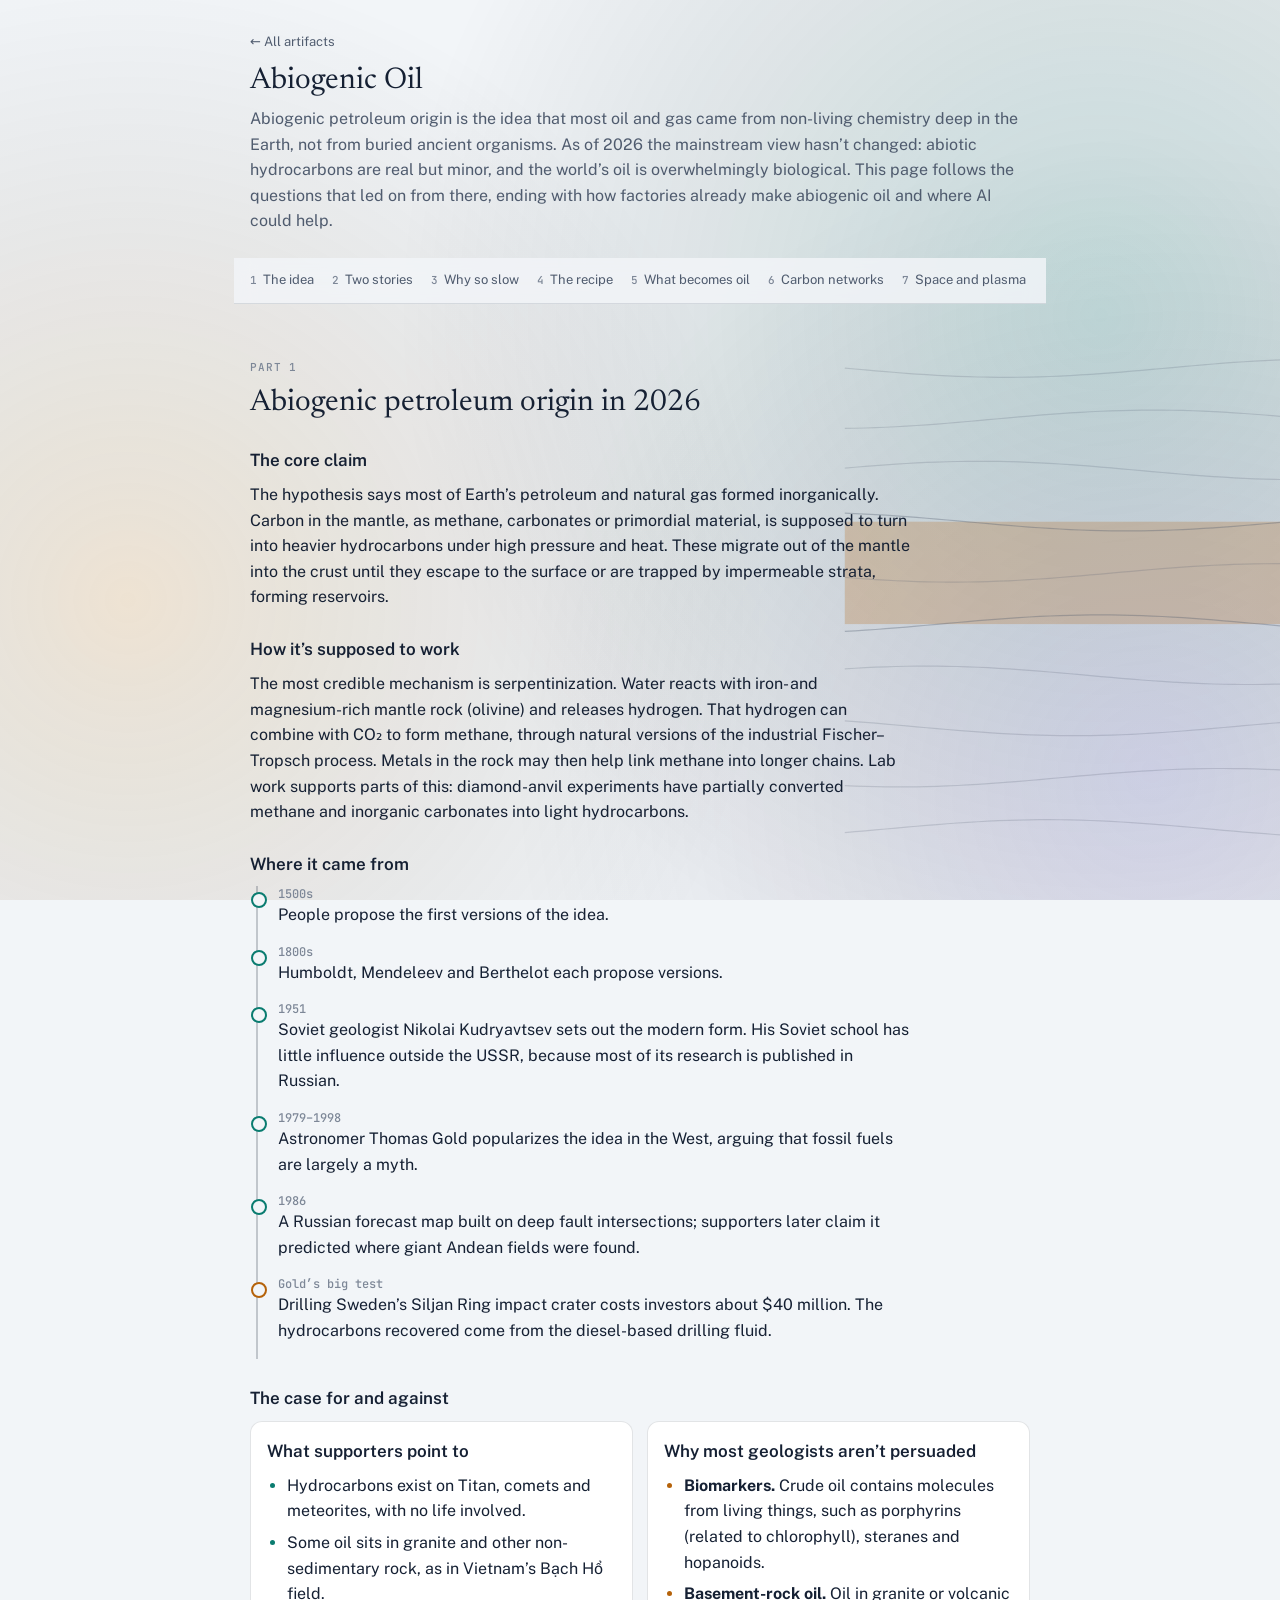
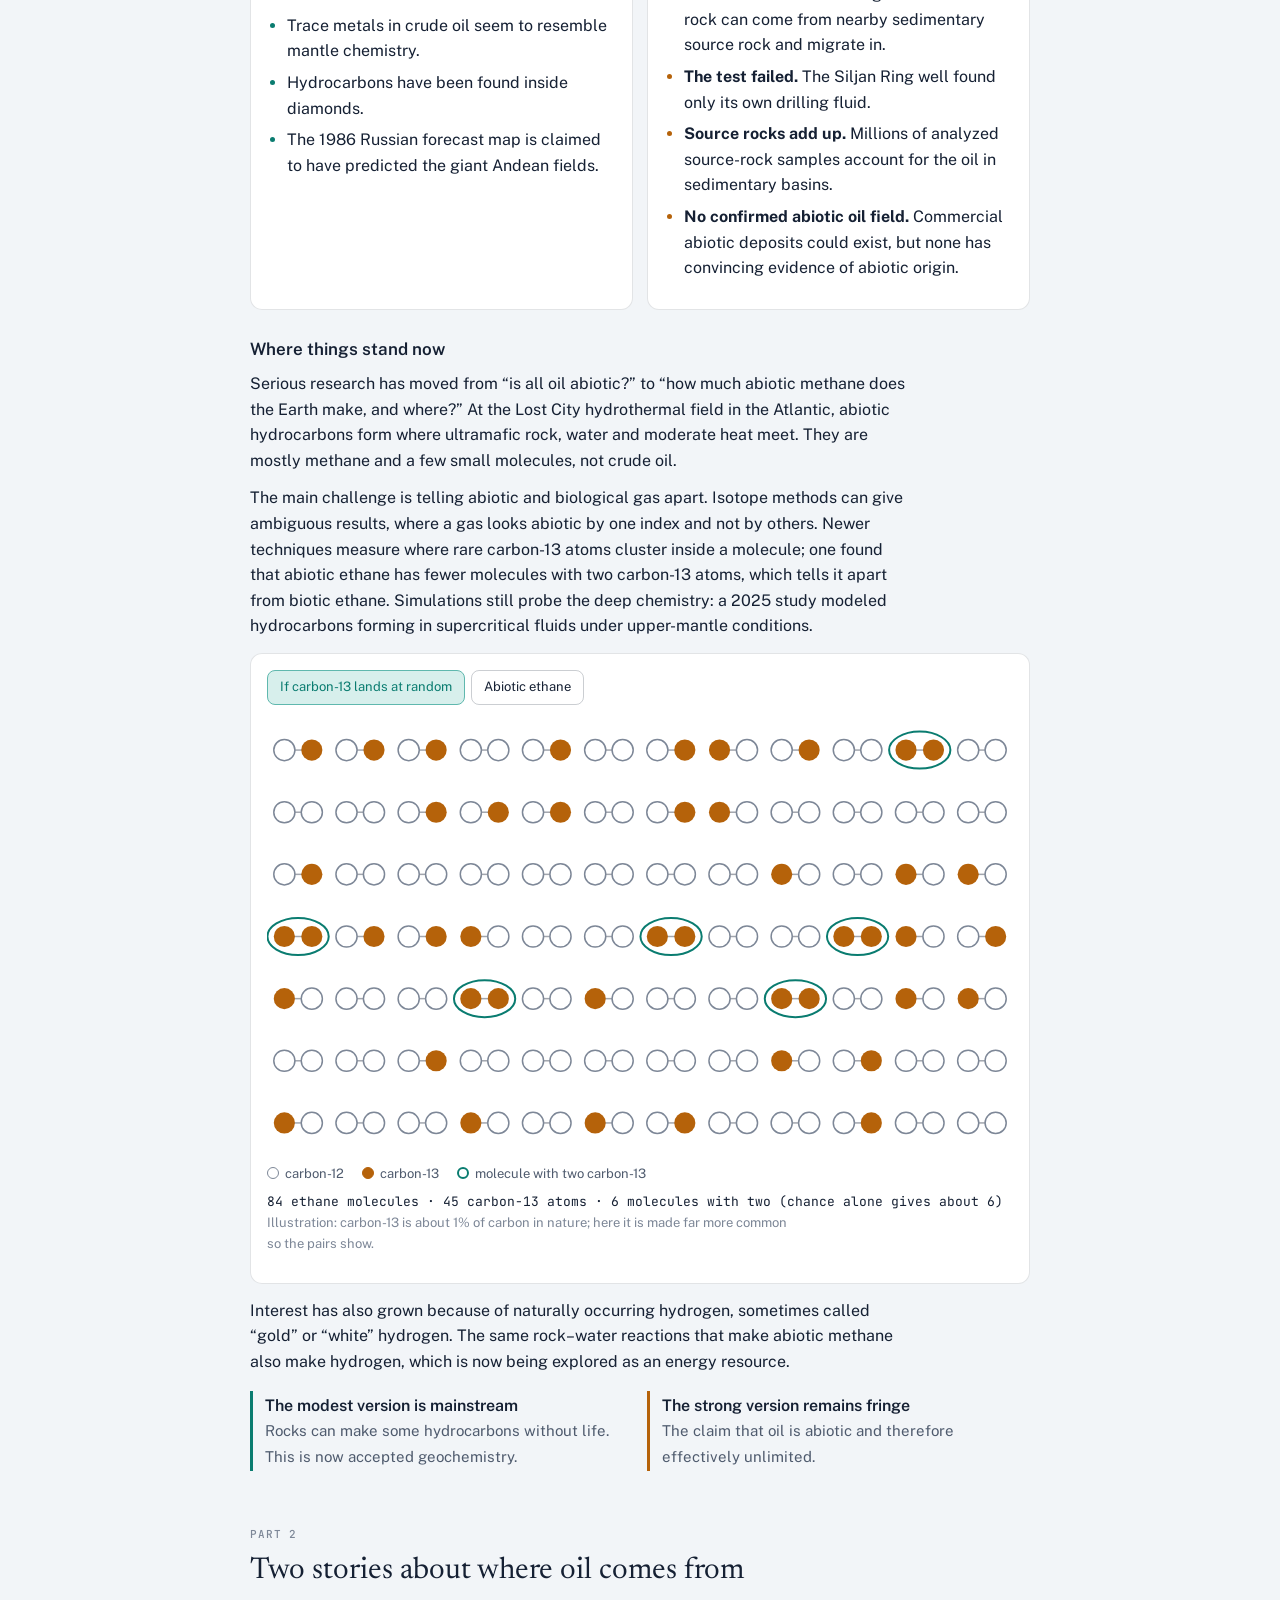
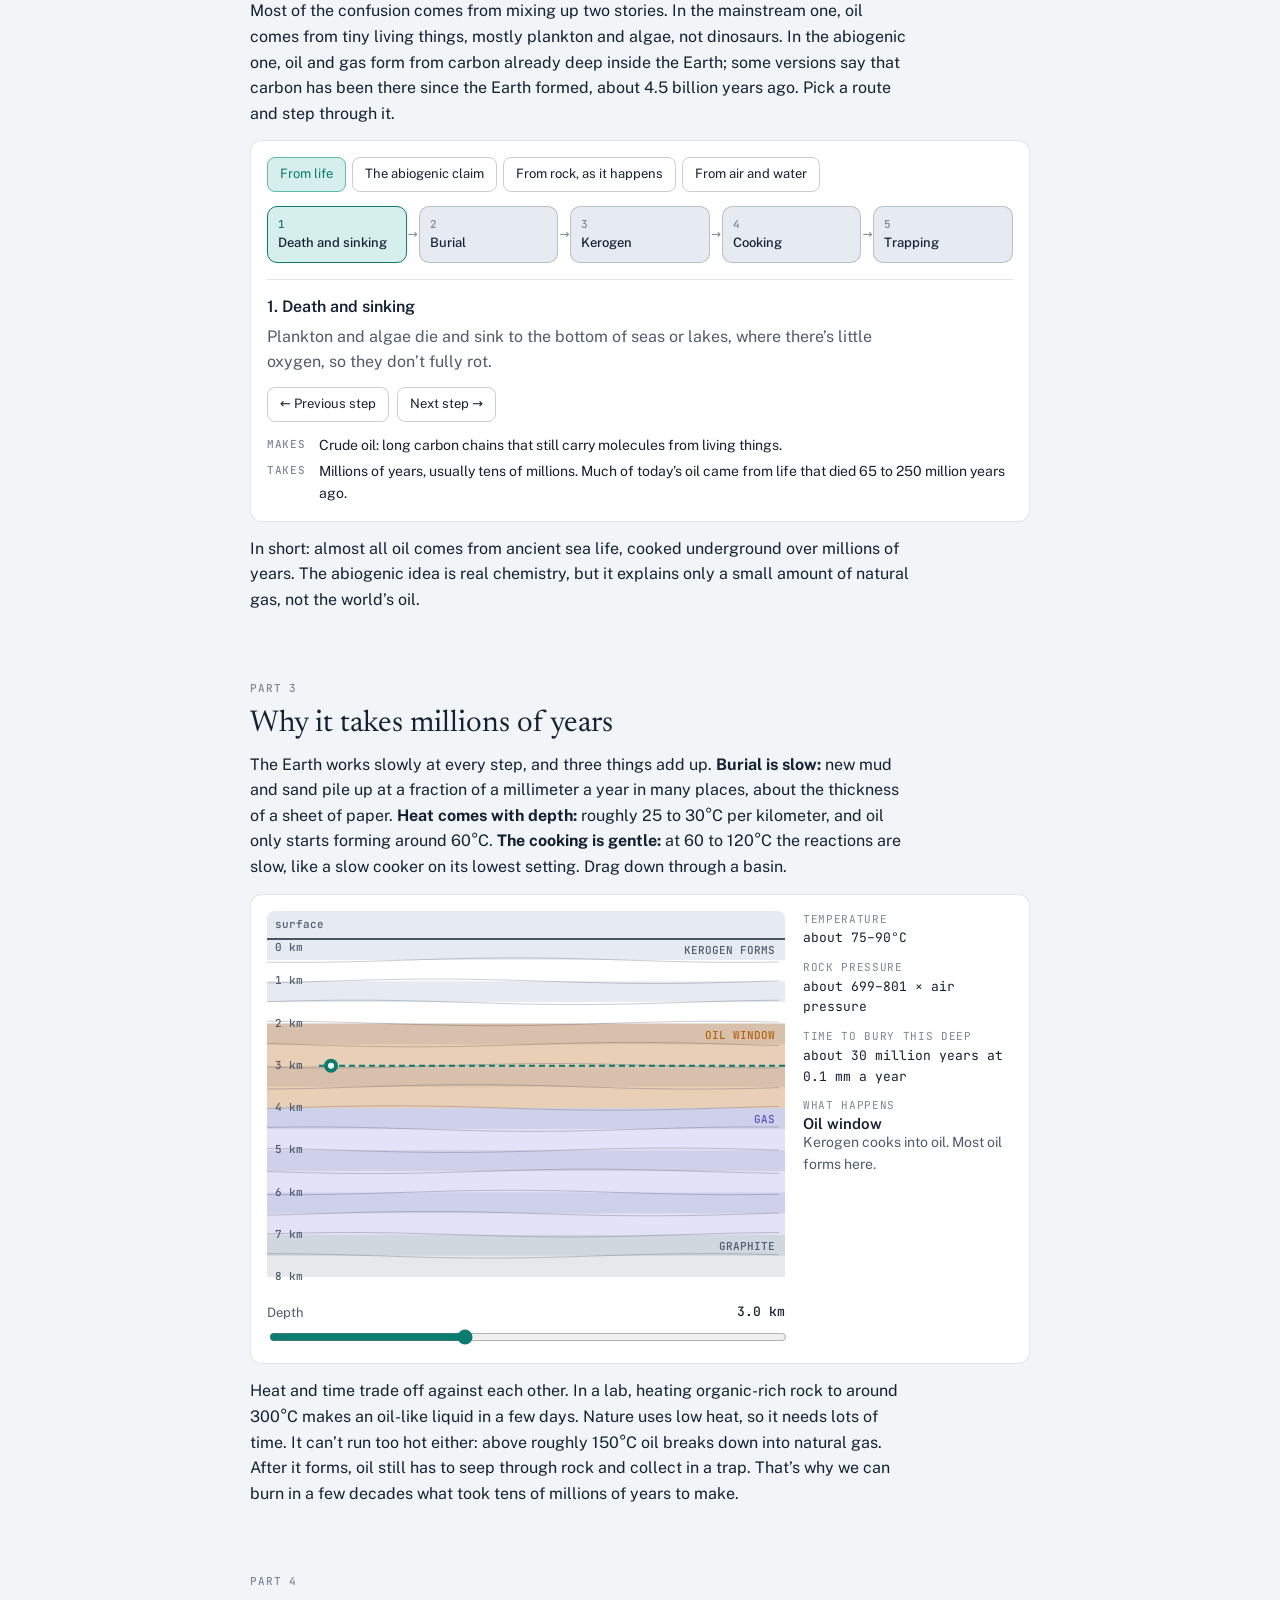
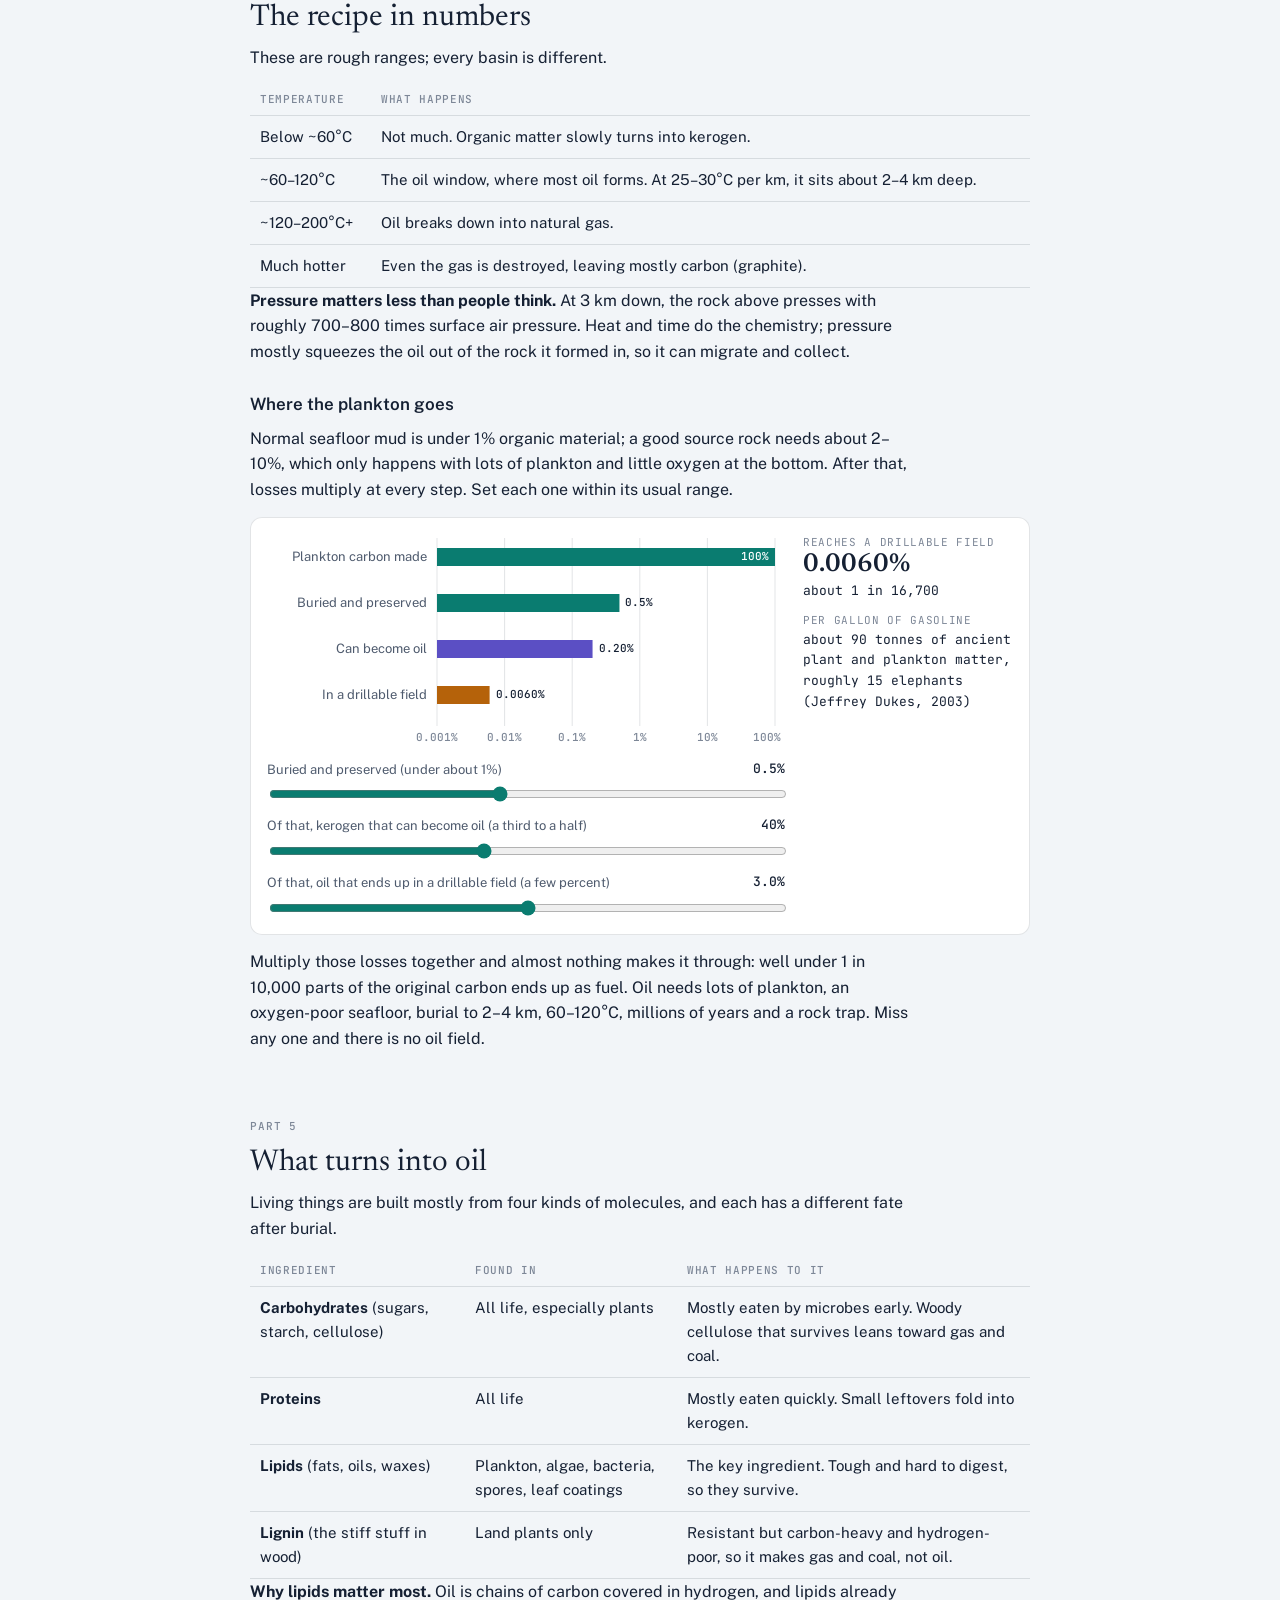
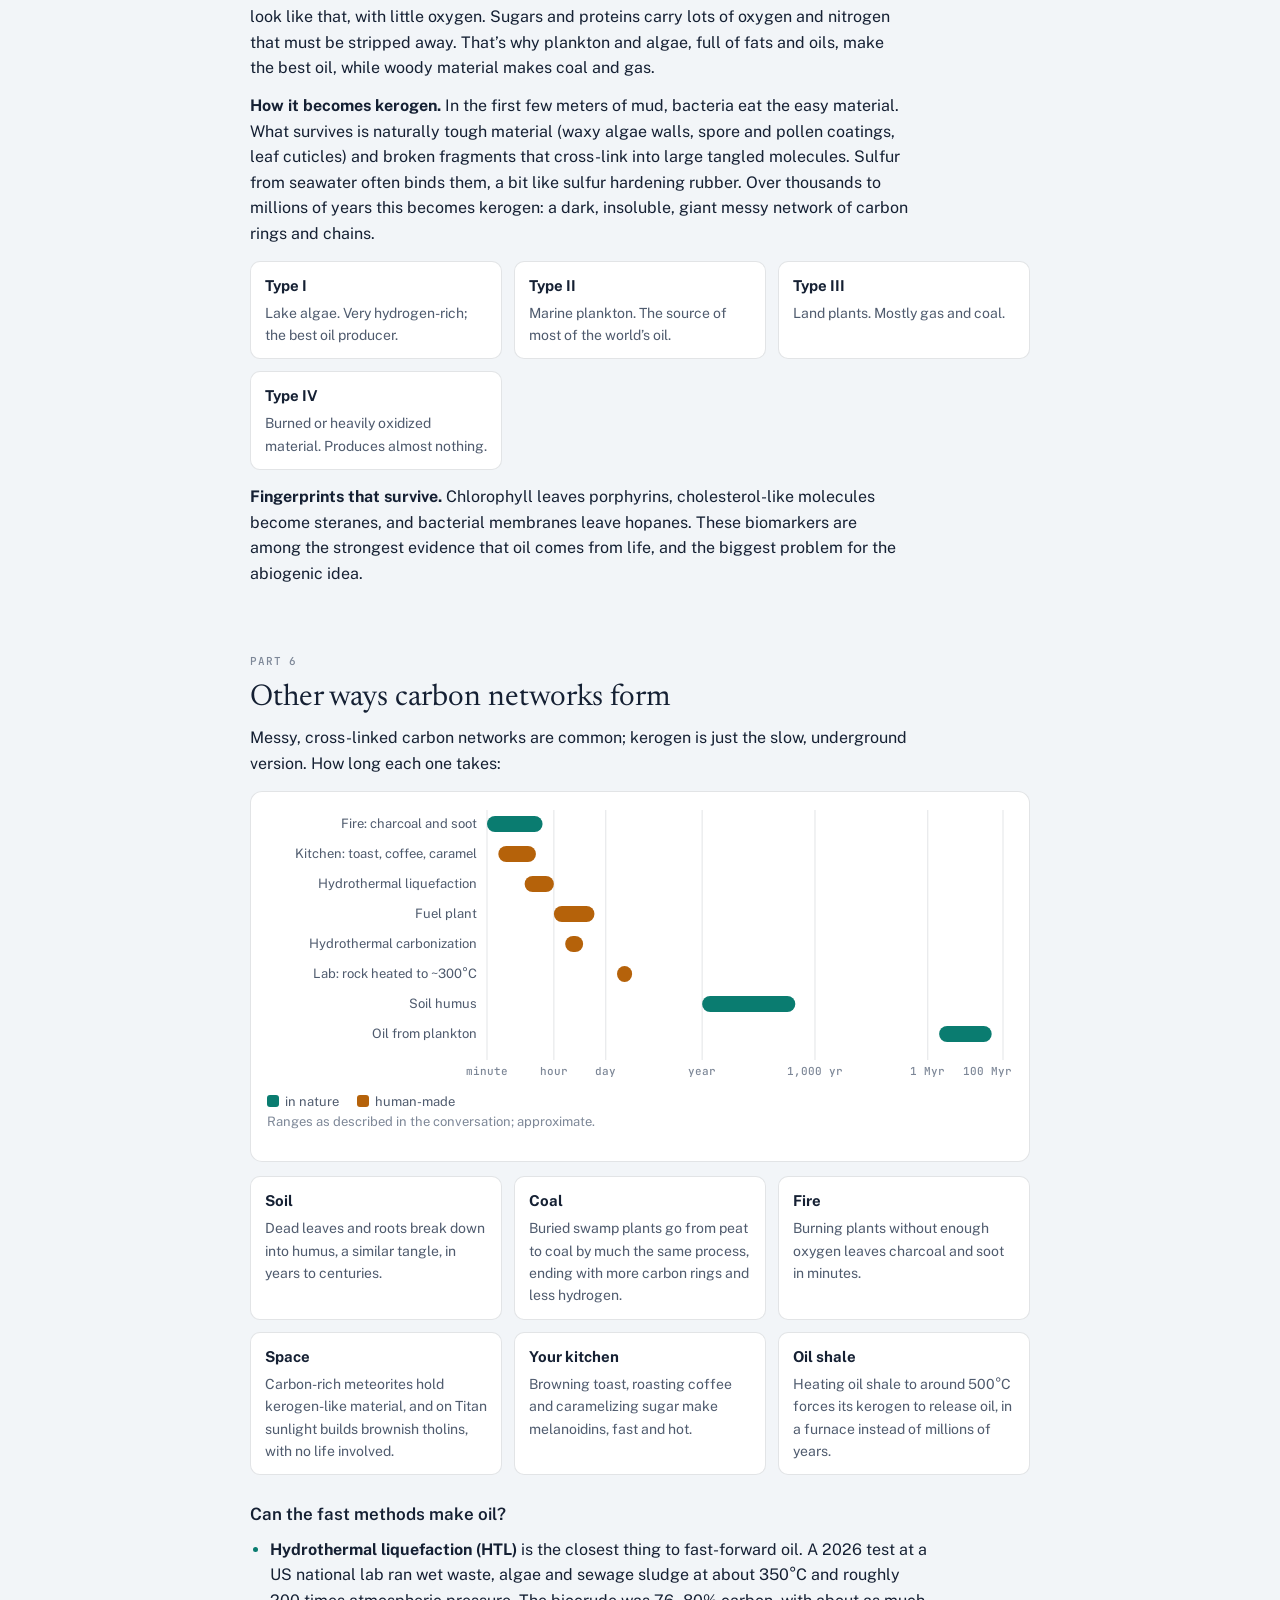
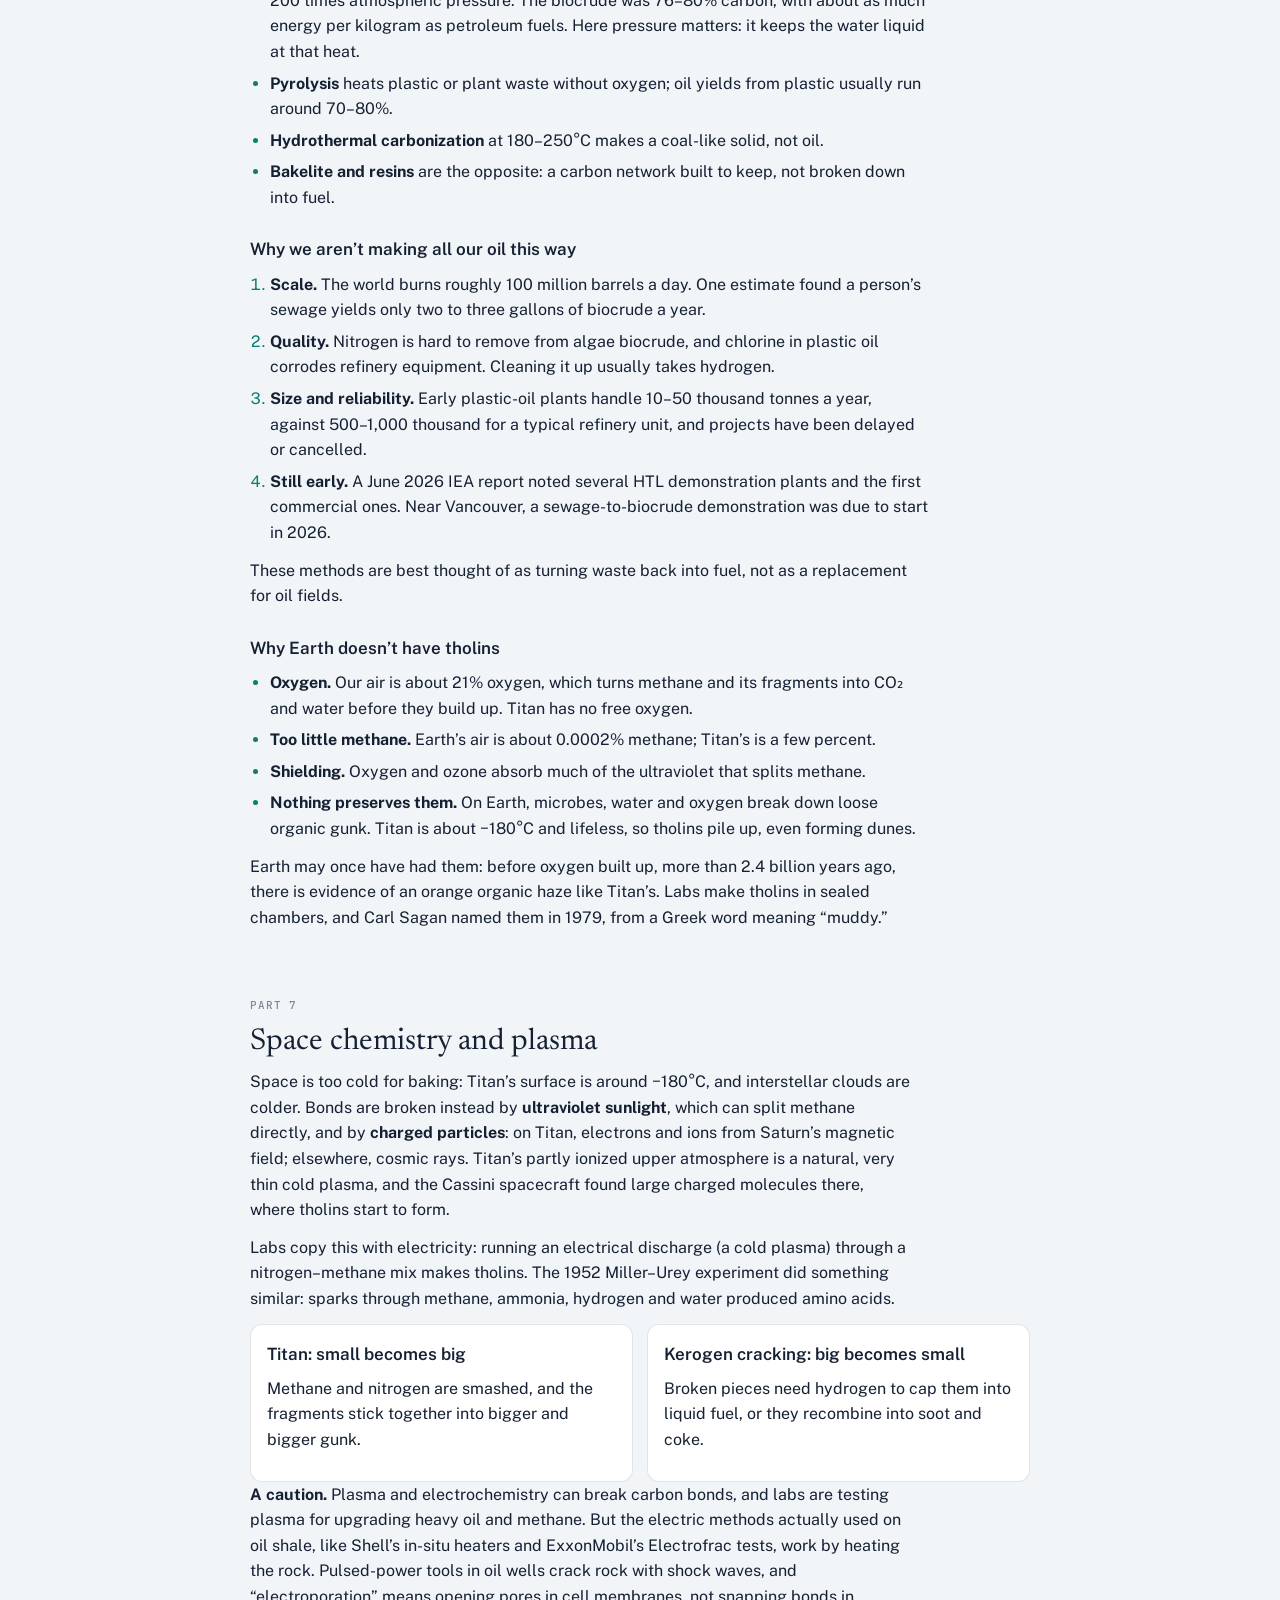
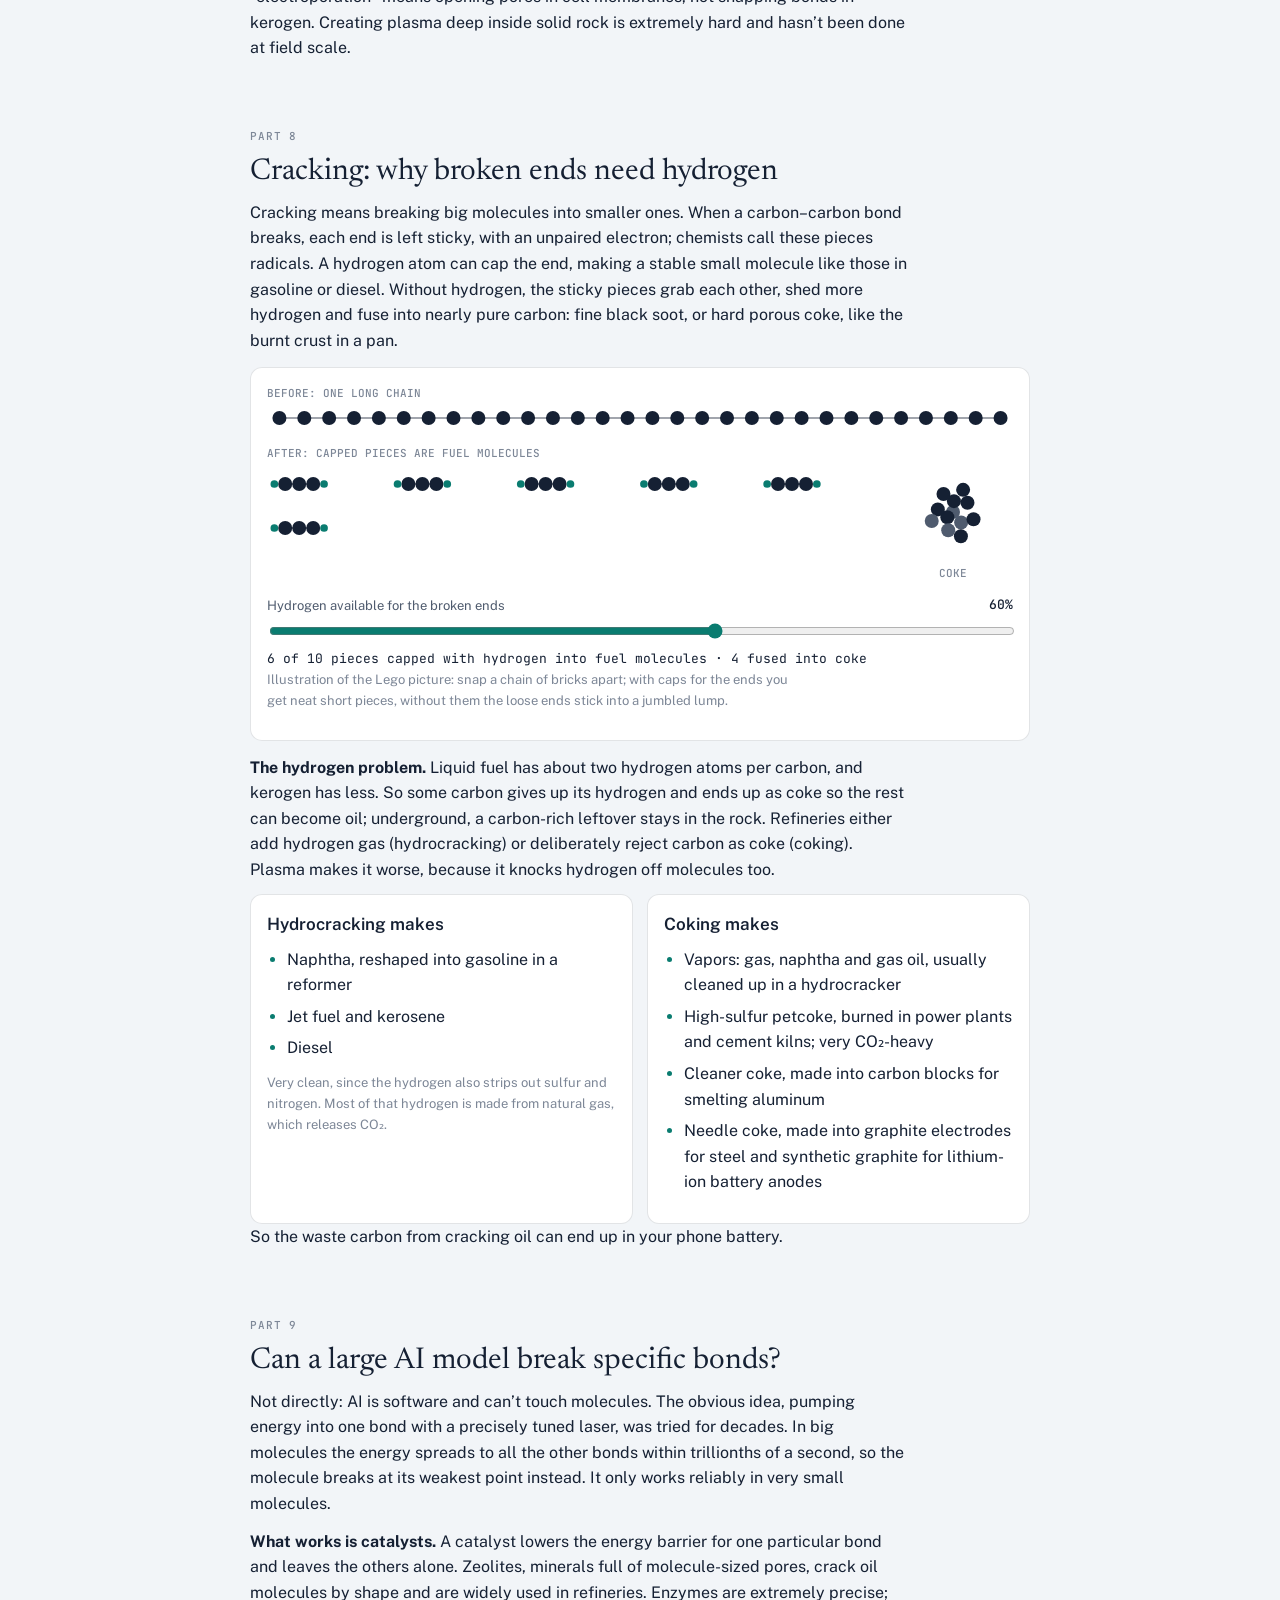
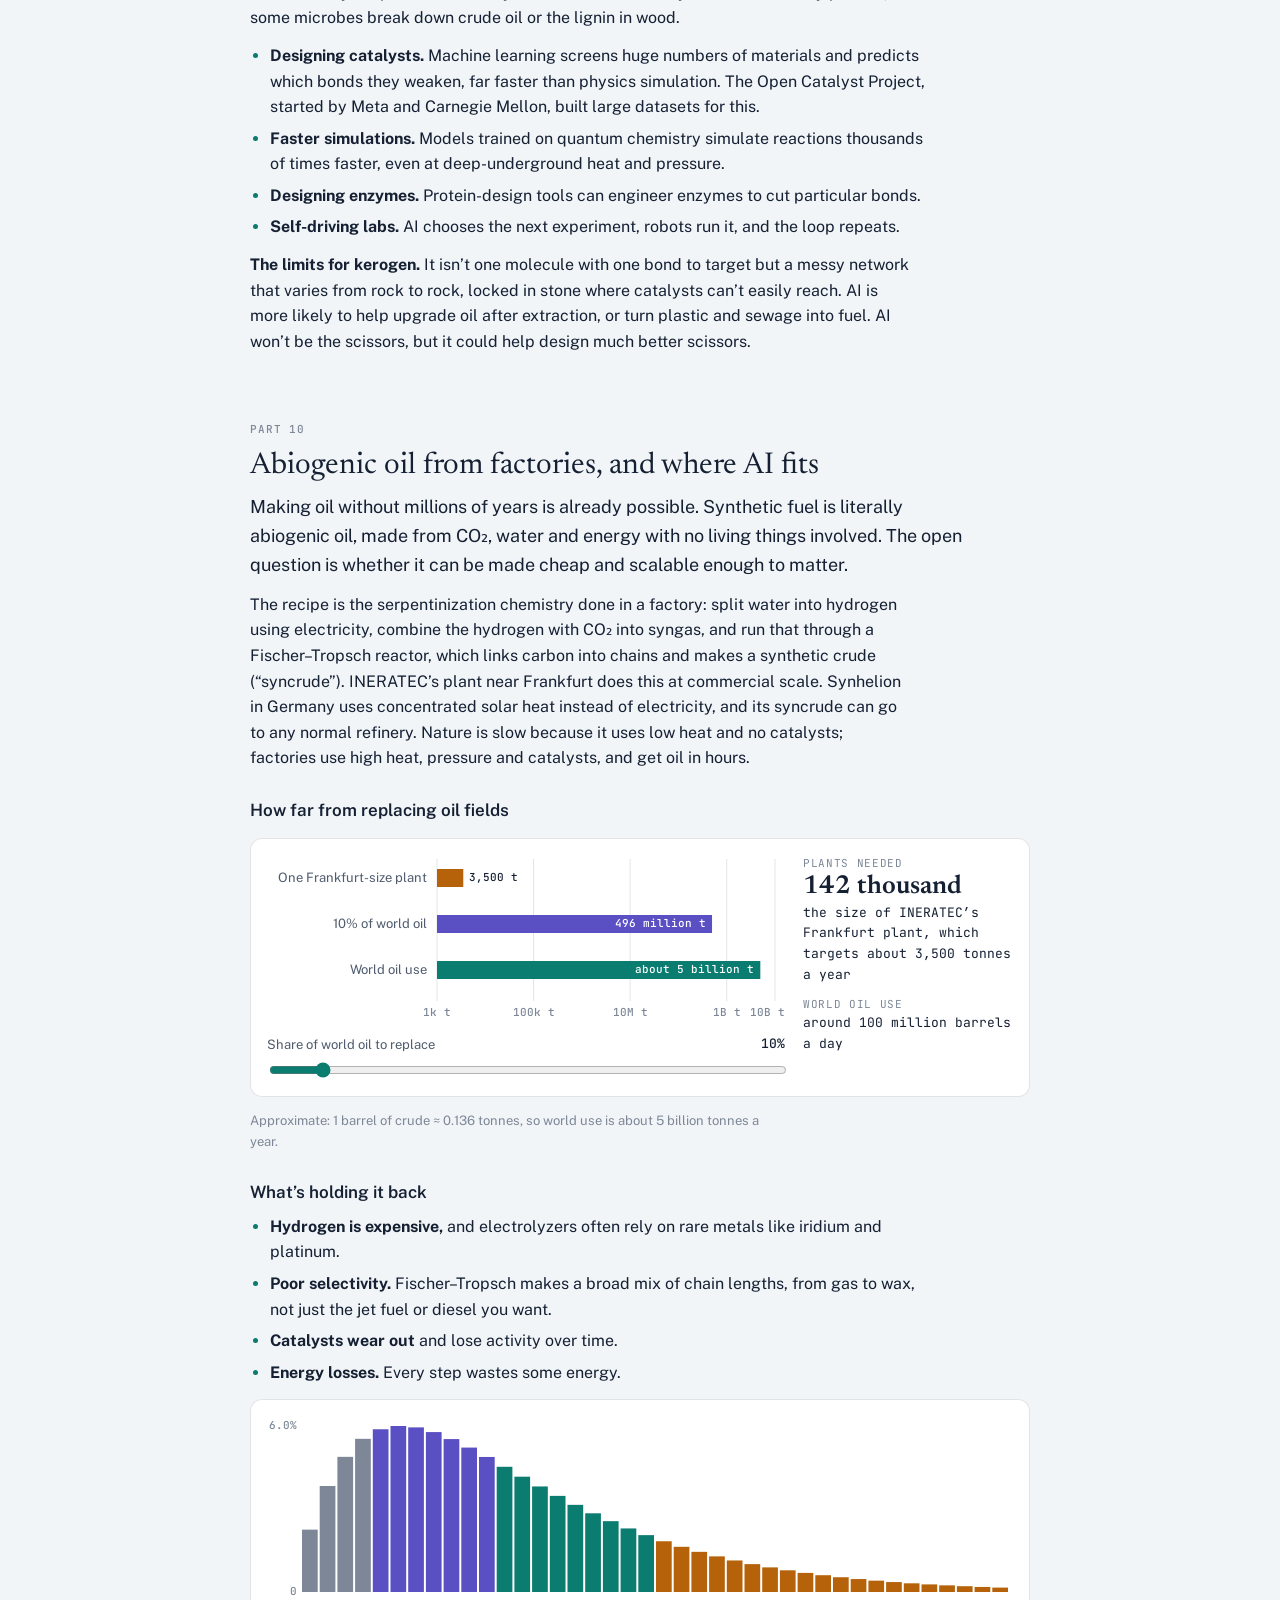
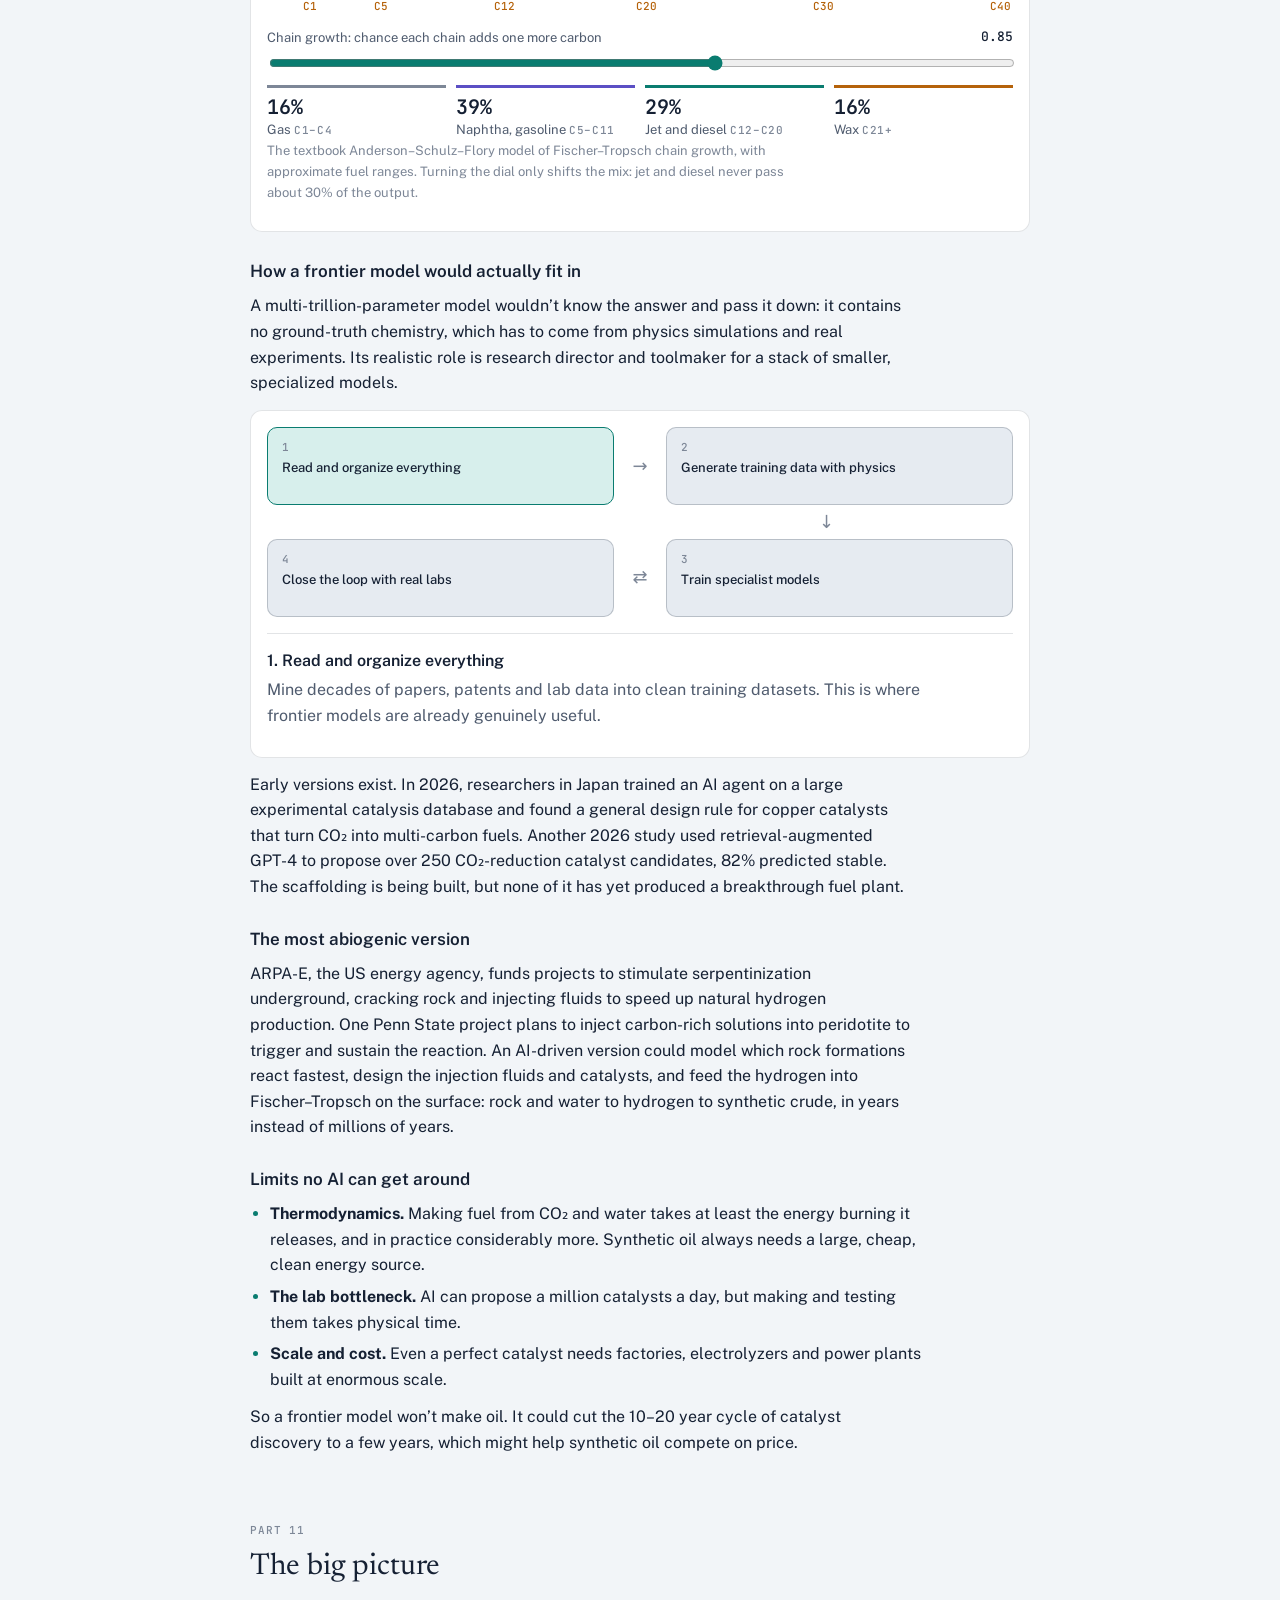
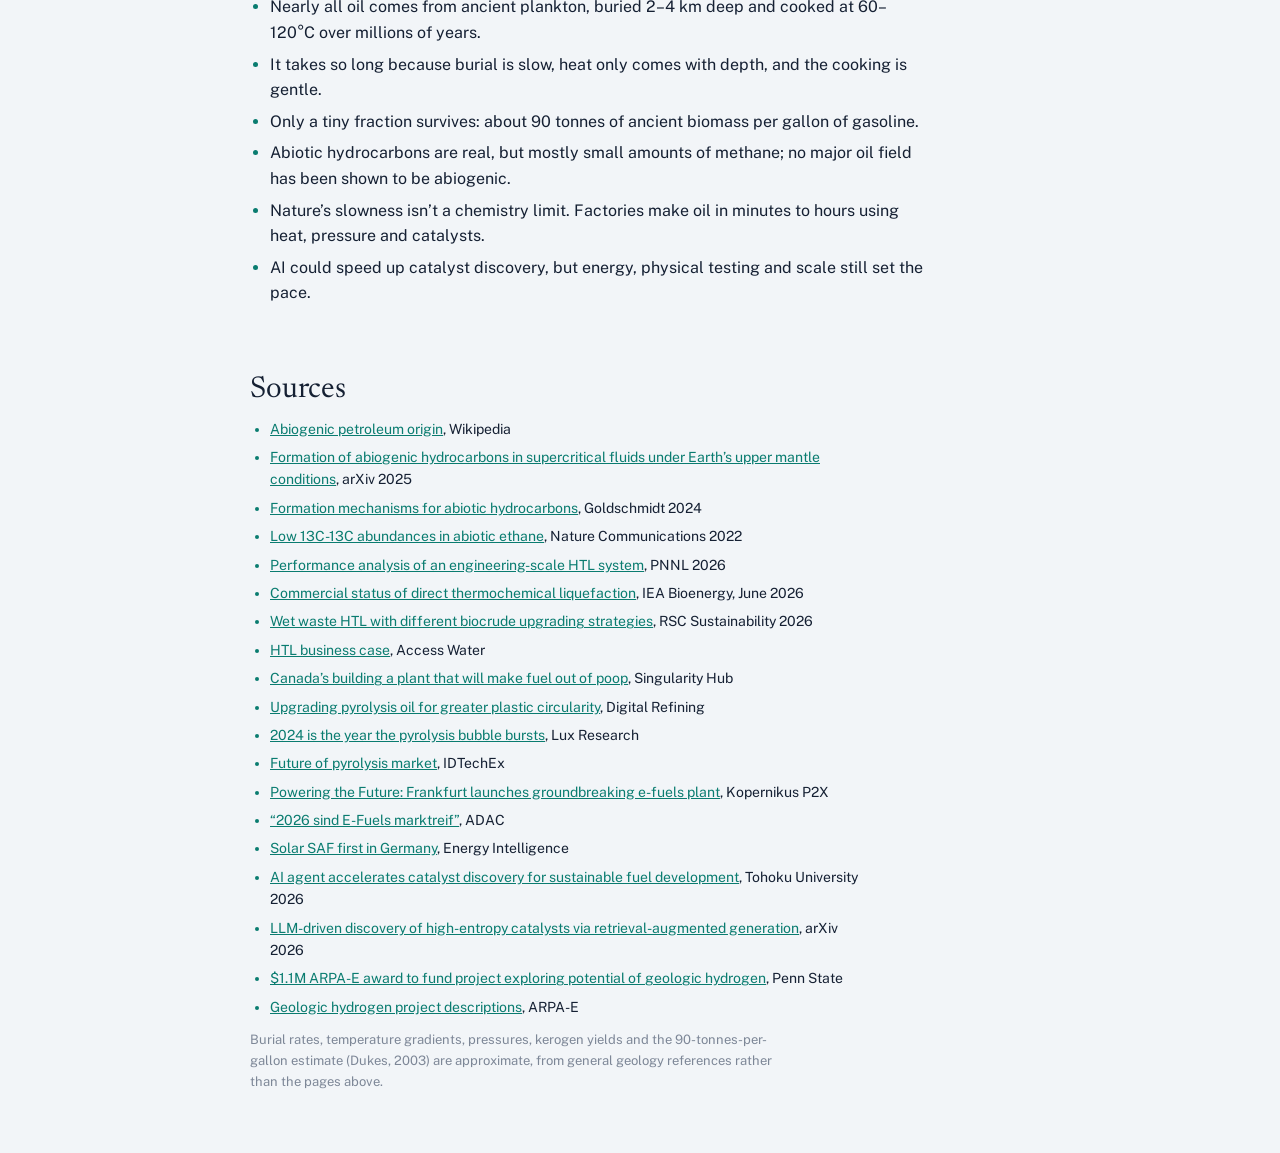
<file: petroleum-origins/abiogenic-oil.html>
<!doctype html>
<html lang="en">
<head>
<meta charset="utf-8">
<meta name="viewport" content="width=device-width,initial-scale=1,viewport-fit=cover">
<title>Abiogenic Oil</title>
<link rel="preconnect" href="https://fonts.googleapis.com">
<link rel="preconnect" href="https://fonts.gstatic.com" crossorigin>
<link rel="stylesheet" href="https://fonts.googleapis.com/css2?family=Newsreader:opsz,wght@6..72,400&family=Public+Sans:wght@400;500;600&family=JetBrains+Mono:wght@400;500&display=swap">
<link rel="stylesheet" href="../assets/widget.css">
<link rel="stylesheet" href="../assets/theme.css">
<link rel="stylesheet" href="../assets/transition.css">
<link rel="expect" href="#page-ready" blocking="render">
<style>
/* Layout: one reading column in eleven parts, in the order the questions were asked, with a
   sticky list of parts. Each part with a shape gets an instrument (routes, depth probe, loss
   calculator, timescales, capping, scale, chain lengths, the lab loop, carbon-13 pairs). */
:root{--mono:"JetBrains Mono",ui-monospace,Menlo,Consolas,monospace}
body{padding-top:0}
.page{max-width:780px}
.hero{padding-top:28px}
nav.parts{position:sticky;top:env(safe-area-inset-top,0px);z-index:10;margin:24px -16px 0;padding:0 16px;background:var(--surface-0);border-bottom:1px solid var(--border)}
@supports (backdrop-filter:blur(1px)){nav.parts{background:color-mix(in srgb,var(--surface-0) 84%,transparent);backdrop-filter:blur(10px)}}
nav.parts ol{list-style:none;margin:0;padding:0;display:flex;gap:18px;overflow-x:auto;scrollbar-width:none}
nav.parts ol::-webkit-scrollbar{display:none}
nav.parts a{display:flex;gap:6px;align-items:baseline;white-space:nowrap;padding:12px 0 10px;border-bottom:2px solid transparent;font-size:13px;color:var(--text-secondary);text-decoration:none}
nav.parts a span{font:500 11px var(--mono);color:var(--text-muted)}
nav.parts a[aria-current="true"]{color:var(--text-accent);border-bottom-color:var(--text-accent)}
nav.parts a:hover,nav.parts a:focus-visible{color:var(--text-primary);outline:none}
section.part{padding-top:56px;scroll-margin-top:48px}
.eyebrow{font:500 11px/1.4 var(--mono);letter-spacing:.08em;text-transform:uppercase;color:var(--text-muted);margin:0 0 6px}
h2{font-family:var(--font-serif);font-weight:400;font-size:30px;line-height:1.12;margin:0 0 10px;text-wrap:balance}
h3{font-size:17px;font-weight:600;margin:26px 0 8px}
.part p,.part li{max-width:66ch}
.part p{margin:0 0 12px}
.part ul,.part ol.plain{margin:0 0 12px;padding-left:20px;display:flex;flex-direction:column;gap:6px}
.part li::marker{color:var(--text-accent)}
.lead{font-size:18px;color:var(--text-primary)}
.card{margin:14px 0}
.tag{font:500 11px/1.5 var(--mono);letter-spacing:.06em;text-transform:uppercase;color:var(--text-muted)}
.note{font-size:13px;color:var(--text-muted);margin:8px 0 0}
button[aria-pressed="true"]{background:var(--bg-accent);color:var(--text-accent);border-color:var(--border-accent)}
.seg{display:flex;flex-wrap:wrap;gap:6px;margin-bottom:14px}
table{border-collapse:collapse;width:100%;font-size:15px}
th,td{text-align:left;vertical-align:top;padding:9px 10px;border-bottom:1px solid var(--border)}
th{font:500 11px var(--mono);letter-spacing:.06em;text-transform:uppercase;color:var(--text-muted)}
.tablewrap{overflow-x:auto}
.grid2{display:grid;grid-template-columns:repeat(2,minmax(0,1fr));gap:14px}
@media (max-width:640px){.grid2{grid-template-columns:minmax(0,1fr)}}
.grid2 .card{margin:0}
.grid2 h3{margin-top:0}
.verdict{display:grid;grid-template-columns:repeat(2,minmax(0,1fr));gap:14px;margin-top:16px}
@media (max-width:640px){.verdict{grid-template-columns:minmax(0,1fr)}}
.verdict div{border-left:3px solid var(--text-accent);padding:2px 0 2px 12px}
.verdict div+div{border-left-color:var(--amber)}
.verdict b{display:block;font-weight:600}
.verdict span{color:var(--text-secondary);font-size:15px}
.against li::marker{color:var(--amber)}

/* Routes */
.chain{list-style:none;margin:0;padding:0;display:grid;grid-template-columns:repeat(5,minmax(0,1fr));gap:12px}
.chain li{position:relative;min-width:0;max-width:none}
.chain li:not(:last-child)::after{content:"→";position:absolute;right:-11px;top:50%;transform:translateY(-50%);color:var(--text-muted);font-size:12px}
.chain button{width:100%;height:100%;text-align:left;padding:10px;border-radius:10px;background:var(--surface-1);display:flex;flex-direction:column;gap:4px}
.chain button span{font:500 11px var(--mono);color:var(--text-muted)}
.chain button b{font-weight:500;font-size:13px;line-height:1.3}
.chain button[aria-current="step"]{border-color:var(--text-accent);background:var(--bg-accent)}
.chain button[aria-current="step"] span{color:var(--text-accent)}
@media (max-width:640px){.chain{grid-template-columns:minmax(0,1fr);gap:14px}.chain li:not(:last-child)::after{content:"↓";right:auto;left:16px;top:auto;bottom:-15px;transform:none}}
.detail{margin-top:16px;border-top:1px solid var(--border);padding-top:14px}
.detail h4{margin:0 0 4px;font-size:16px;font-weight:600}
.detail p{color:var(--text-secondary)}
.facts{display:grid;grid-template-columns:auto minmax(0,1fr);gap:4px 14px;font-size:14px;margin:12px 0 0}
.facts dt{font:500 11px/1.9 var(--mono);letter-spacing:.06em;text-transform:uppercase;color:var(--text-muted)}
.facts dd{margin:0}
.step-nav{display:flex;gap:8px}
.aside{margin-top:12px;padding:10px 12px;border-radius:8px;background:var(--surface-1);font-size:14px;color:var(--text-secondary)}

/* Instruments */
.inst{display:grid;grid-template-columns:minmax(0,1fr) 210px;gap:18px;align-items:start}
@media (max-width:640px){.inst{grid-template-columns:minmax(0,1fr)}}
canvas{display:block;width:100%;max-width:100%}
#probe{height:380px;touch-action:none;cursor:ns-resize;border-radius:8px}
.read{margin:0;font:13px/1.6 var(--mono);font-variant-numeric:tabular-nums}
.read dt{font-size:11px;letter-spacing:.06em;text-transform:uppercase;color:var(--text-muted);margin-top:10px}
.read dt:first-child{margin-top:0}
.read dd{margin:0}
.read .big{font:600 26px/1.15 var(--font-serif);color:var(--text-primary)}
.read .zone b{display:block;font:600 15px var(--font-sans);color:var(--text-primary)}
.read .zone span{font:14px/1.45 var(--font-sans);color:var(--text-secondary)}
.ctl{display:grid;gap:4px;margin-top:12px}
.ctl label{display:flex;justify-content:space-between;gap:10px;font-size:13px;color:var(--text-secondary)}
.ctl output{font:500 13px var(--mono);color:var(--text-primary)}
input[type=range]{width:100%}
.legend{display:flex;flex-wrap:wrap;gap:6px 18px;font-size:13px;color:var(--text-secondary);margin-top:10px}
.legend i{display:inline-block;width:12px;height:12px;border-radius:3px;margin-right:6px;vertical-align:-1px}
.iso-legend i{border-radius:50%;border:1.5px solid var(--text-muted)}
.iso-legend i.c13{background:var(--amber);border-color:var(--amber)}
.iso-legend i.pair{border-color:var(--text-accent);border-width:2px}
.count{font:13px/1.6 var(--mono);font-variant-numeric:tabular-nums;margin-top:8px}
.tiles{display:grid;grid-template-columns:repeat(4,minmax(0,1fr));gap:10px;margin-top:12px}
@media (max-width:640px){.tiles{grid-template-columns:repeat(2,minmax(0,1fr))}}
.tiles div{border-top:3px solid var(--border-strong);padding-top:6px;font-size:13px;color:var(--text-secondary)}
.tiles b{display:block;font:600 20px var(--mono);color:var(--text-primary)}

/* Cards of examples */
.cards{display:grid;grid-template-columns:repeat(3,minmax(0,1fr));gap:12px;margin:14px 0}
@media (max-width:760px){.cards{grid-template-columns:repeat(2,minmax(0,1fr))}}
@media (max-width:480px){.cards{grid-template-columns:minmax(0,1fr)}}
.cards div{background:var(--surface-2);border:1px solid var(--border);border-radius:10px;padding:12px 14px;font-size:14px;color:var(--text-secondary)}
.cards b{display:block;font-size:15px;color:var(--text-primary);margin-bottom:4px}

/* The lab loop */
.loop{position:relative;display:grid;grid-template-columns:repeat(2,minmax(0,1fr));gap:34px 52px}
.loop button{text-align:left;padding:12px 14px;border-radius:10px;background:var(--surface-1);display:flex;flex-direction:column;gap:4px;min-height:78px}
.loop button span{font:500 11px var(--mono);color:var(--text-muted)}
.loop button b{font-weight:500}
.loop button[aria-current="step"]{border-color:var(--text-accent);background:var(--bg-accent)}
.loop .ar{position:absolute;color:var(--text-muted);font-size:18px;font-style:normal;pointer-events:none}
.loop .a1{left:50%;top:39px;transform:translate(-50%,-50%)}
.loop .a2{right:25%;top:50%;transform:translate(50%,-50%)}
.loop .a3{left:50%;bottom:39px;transform:translate(-50%,50%)}
@media (max-width:560px){.loop{grid-template-columns:minmax(0,1fr);gap:10px}.loop .ar{display:none}.loop button[data-i="2"]{order:3}.loop button[data-i="3"]{order:4}}

/* History rail */
.rail{list-style:none;margin:0;padding:0;border-left:2px solid var(--border-strong);margin-left:6px}
.rail li{position:relative;padding:0 0 16px 20px}
.rail li::before{content:"";position:absolute;left:-7px;top:6px;width:12px;height:12px;border-radius:50%;background:var(--surface-0);border:2px solid var(--text-accent)}
.rail li.miss::before{border-color:var(--amber)}
.rail time{display:block;font:500 12px var(--mono);color:var(--text-muted)}
.sources ul{font-size:14px}
.sources a{color:var(--text-accent)}
</style>
</head>
<body>
<main class="page">
<div class="hero">
  <a class="crumb" href="../index.html#abiogenic-oil">&larr; All artifacts</a>
  <h1>Abiogenic Oil</h1>
  <p class="lede">Abiogenic petroleum origin is the idea that most oil and gas came from non-living chemistry deep in the Earth, not from buried ancient organisms. As of 2026 the mainstream view hasn’t changed: abiotic hydrocarbons are real but minor, and the world’s oil is overwhelmingly biological. This page follows the questions that led on from there, ending with how factories already make abiogenic oil and where AI could help.</p>
</div>

<nav class="parts" aria-label="Parts"><ol id="partsNav"></ol></nav>

<section class="part" id="idea" data-nav="The idea">
  <p class="eyebrow">Part 1</p>
  <h2>Abiogenic petroleum origin in 2026</h2>
  <h3>The core claim</h3>
  <p>The hypothesis says most of Earth’s petroleum and natural gas formed inorganically. Carbon in the mantle, as methane, carbonates or primordial material, is supposed to turn into heavier hydrocarbons under high pressure and heat. These migrate out of the mantle into the crust until they escape to the surface or are trapped by impermeable strata, forming reservoirs.</p>
  <h3>How it’s supposed to work</h3>
  <p>The most credible mechanism is serpentinization. Water reacts with iron- and magnesium-rich mantle rock (olivine) and releases hydrogen. That hydrogen can combine with CO₂ to form methane, through natural versions of the industrial Fischer–Tropsch process. Metals in the rock may then help link methane into longer chains. Lab work supports parts of this: diamond-anvil experiments have partially converted methane and inorganic carbonates into light hydrocarbons.</p>
  <h3>Where it came from</h3>
  <ol class="rail">
    <li><time>1500s</time>People propose the first versions of the idea.</li>
    <li><time>1800s</time>Humboldt, Mendeleev and Berthelot each propose versions.</li>
    <li><time>1951</time>Soviet geologist Nikolai Kudryavtsev sets out the modern form. His Soviet school has little influence outside the USSR, because most of its research is published in Russian.</li>
    <li><time>1979–1998</time>Astronomer Thomas Gold popularizes the idea in the West, arguing that fossil fuels are largely a myth.</li>
    <li><time>1986</time>A Russian forecast map built on deep fault intersections; supporters later claim it predicted where giant Andean fields were found.</li>
    <li class="miss"><time>Gold’s big test</time>Drilling Sweden’s Siljan Ring impact crater costs investors about $40 million. The hydrocarbons recovered come from the diesel-based drilling fluid.</li>
  </ol>
  <h3>The case for and against</h3>
  <div class="grid2">
    <div class="card"><h3>What supporters point to</h3><ul>
      <li>Hydrocarbons exist on Titan, comets and meteorites, with no life involved.</li>
      <li>Some oil sits in granite and other non-sedimentary rock, as in Vietnam’s Bạch Hổ field.</li>
      <li>Trace metals in crude oil seem to resemble mantle chemistry.</li>
      <li>Hydrocarbons have been found inside diamonds.</li>
      <li>The 1986 Russian forecast map is claimed to have predicted the giant Andean fields.</li>
    </ul></div>
    <div class="card against"><h3>Why most geologists aren’t persuaded</h3><ul>
      <li><b>Biomarkers.</b> Crude oil contains molecules from living things, such as porphyrins (related to chlorophyll), steranes and hopanoids.</li>
      <li><b>Basement-rock oil.</b> Oil in granite or volcanic rock can come from nearby sedimentary source rock and migrate in.</li>
      <li><b>The test failed.</b> The Siljan Ring well found only its own drilling fluid.</li>
      <li><b>Source rocks add up.</b> Millions of analyzed source-rock samples account for the oil in sedimentary basins.</li>
      <li><b>No confirmed abiotic oil field.</b> Commercial abiotic deposits could exist, but none has convincing evidence of abiotic origin.</li>
    </ul></div>
  </div>
  <h3>Where things stand now</h3>
  <p>Serious research has moved from “is all oil abiotic?” to “how much abiotic methane does the Earth make, and where?” At the Lost City hydrothermal field in the Atlantic, abiotic hydrocarbons form where ultramafic rock, water and moderate heat meet. They are mostly methane and a few small molecules, not crude oil.</p>
  <p>The main challenge is telling abiotic and biological gas apart. Isotope methods can give ambiguous results, where a gas looks abiotic by one index and not by others. Newer techniques measure where rare carbon-13 atoms cluster inside a molecule; one found that abiotic ethane has fewer molecules with two carbon-13 atoms, which tells it apart from biotic ethane. Simulations still probe the deep chemistry: a 2025 study modeled hydrocarbons forming in supercritical fluids under upper-mantle conditions.</p>
  <div class="card">
    <div class="seg" id="isoSeg" role="group" aria-label="Pairing">
      <button type="button" data-mode="random" aria-pressed="true">If carbon-13 lands at random</button>
      <button type="button" data-mode="abiotic" aria-pressed="false">Abiotic ethane</button>
    </div>
    <canvas id="iso" aria-label="A grid of ethane molecules, each two carbon atoms, with carbon-13 atoms highlighted"></canvas>
    <div class="legend iso-legend"><span><i></i>carbon-12</span><span><i class="c13"></i>carbon-13</span><span><i class="pair"></i>molecule with two carbon-13</span></div>
    <div class="count" id="isoCount"></div>
    <p class="note">Illustration: carbon-13 is about 1% of carbon in nature; here it is made far more common so the pairs show.</p>
  </div>
  <p>Interest has also grown because of naturally occurring hydrogen, sometimes called “gold” or “white” hydrogen. The same rock–water reactions that make abiotic methane also make hydrogen, which is now being explored as an energy resource.</p>
  <div class="verdict">
    <div><b>The modest version is mainstream</b><span>Rocks can make some hydrocarbons without life. This is now accepted geochemistry.</span></div>
    <div><b>The strong version remains fringe</b><span>The claim that oil is abiotic and therefore effectively unlimited.</span></div>
  </div>
</section>

<section class="part" id="stories" data-nav="Two stories">
  <p class="eyebrow">Part 2</p>
  <h2>Two stories about where oil comes from</h2>
  <p>Most of the confusion comes from mixing up two stories. In the mainstream one, oil comes from tiny living things, mostly plankton and algae, not dinosaurs. In the abiogenic one, oil and gas form from carbon already deep inside the Earth; some versions say that carbon has been there since the Earth formed, about 4.5 billion years ago. Pick a route and step through it.</p>
  <div class="card">
    <div class="seg" id="routeSeg" role="group" aria-label="Route"></div>
    <ol class="chain" id="chain"></ol>
    <div class="detail" aria-live="polite">
      <h4 id="stepTitle"></h4>
      <p id="stepText"></p>
      <div class="step-nav"><button type="button" id="prevStep">← Previous step</button><button type="button" id="nextStep">Next step →</button></div>
      <dl class="facts"><dt>Makes</dt><dd id="routeOut"></dd><dt>Takes</dt><dd id="routeTime"></dd></dl>
      <div class="aside" id="routeAside" hidden></div>
    </div>
  </div>
  <p>In short: almost all oil comes from ancient sea life, cooked underground over millions of years. The abiogenic idea is real chemistry, but it explains only a small amount of natural gas, not the world’s oil.</p>
</section>

<section class="part" id="slow" data-nav="Why so slow">
  <p class="eyebrow">Part 3</p>
  <h2>Why it takes millions of years</h2>
  <p>The Earth works slowly at every step, and three things add up. <b>Burial is slow:</b> new mud and sand pile up at a fraction of a millimeter a year in many places, about the thickness of a sheet of paper. <b>Heat comes with depth:</b> roughly 25 to 30°C per kilometer, and oil only starts forming around 60°C. <b>The cooking is gentle:</b> at 60 to 120°C the reactions are slow, like a slow cooker on its lowest setting. Drag down through a basin.</p>
  <div class="card inst">
    <div>
      <canvas id="probe" aria-label="Cross-section of a sedimentary basin from the surface to 8 km, with the oil window between 2 and 4 km"></canvas>
      <div class="ctl"><label for="depth">Depth <output id="depthOut"></output></label><input type="range" id="depth" min="0" max="8" step="0.1" value="3"></div>
    </div>
    <dl class="read">
      <dt>Temperature</dt><dd id="rTemp"></dd>
      <dt>Rock pressure</dt><dd id="rPres"></dd>
      <dt>Time to bury this deep</dt><dd id="rTime"></dd>
      <dt>What happens</dt><dd class="zone" id="rZone"></dd>
    </dl>
  </div>
  <p>Heat and time trade off against each other. In a lab, heating organic-rich rock to around 300°C makes an oil-like liquid in a few days. Nature uses low heat, so it needs lots of time. It can’t run too hot either: above roughly 150°C oil breaks down into natural gas. After it forms, oil still has to seep through rock and collect in a trap. That’s why we can burn in a few decades what took tens of millions of years to make.</p>
</section>

<section class="part" id="numbers" data-nav="The recipe">
  <p class="eyebrow">Part 4</p>
  <h2>The recipe in numbers</h2>
  <p>These are rough ranges; every basin is different.</p>
  <div class="tablewrap"><table>
    <thead><tr><th>Temperature</th><th>What happens</th></tr></thead>
    <tbody>
      <tr><td>Below ~60°C</td><td>Not much. Organic matter slowly turns into kerogen.</td></tr>
      <tr><td>~60–120°C</td><td>The oil window, where most oil forms. At 25–30°C per km, it sits about 2–4 km deep.</td></tr>
      <tr><td>~120–200°C+</td><td>Oil breaks down into natural gas.</td></tr>
      <tr><td>Much hotter</td><td>Even the gas is destroyed, leaving mostly carbon (graphite).</td></tr>
    </tbody>
  </table></div>
  <p><b>Pressure matters less than people think.</b> At 3 km down, the rock above presses with roughly 700–800 times surface air pressure. Heat and time do the chemistry; pressure mostly squeezes the oil out of the rock it formed in, so it can migrate and collect.</p>
  <h3>Where the plankton goes</h3>
  <p>Normal seafloor mud is under 1% organic material; a good source rock needs about 2–10%, which only happens with lots of plankton and little oxygen at the bottom. After that, losses multiply at every step. Set each one within its usual range.</p>
  <div class="card inst">
    <div>
      <canvas id="funnel" aria-label="Bars on a log scale showing how much plankton carbon survives each step"></canvas>
      <div class="ctl"><label for="fPres">Buried and preserved (under about 1%) <output id="fPresOut"></output></label><input type="range" id="fPres" min="0.1" max="1" step="0.1" value="0.5"></div>
      <div class="ctl"><label for="fOil">Of that, kerogen that can become oil (a third to a half) <output id="fOilOut"></output></label><input type="range" id="fOil" min="33" max="50" step="1" value="40"></div>
      <div class="ctl"><label for="fTrap">Of that, oil that ends up in a drillable field (a few percent) <output id="fTrapOut"></output></label><input type="range" id="fTrap" min="1" max="5" step="0.5" value="3"></div>
    </div>
    <dl class="read">
      <dt>Reaches a drillable field</dt><dd class="big" id="fShare"></dd><dd id="fOneIn"></dd>
      <dt>Per gallon of gasoline</dt><dd>about 90 tonnes of ancient plant and plankton matter, roughly 15 elephants (Jeffrey Dukes, 2003)</dd>
    </dl>
  </div>
  <p>Multiply those losses together and almost nothing makes it through: well under 1 in 10,000 parts of the original carbon ends up as fuel. Oil needs lots of plankton, an oxygen-poor seafloor, burial to 2–4 km, 60–120°C, millions of years and a rock trap. Miss any one and there is no oil field.</p>
</section>

<section class="part" id="kerogen" data-nav="What becomes oil">
  <p class="eyebrow">Part 5</p>
  <h2>What turns into oil</h2>
  <p>Living things are built mostly from four kinds of molecules, and each has a different fate after burial.</p>
  <div class="tablewrap"><table>
    <thead><tr><th>Ingredient</th><th>Found in</th><th>What happens to it</th></tr></thead>
    <tbody>
      <tr><td><b>Carbohydrates</b> (sugars, starch, cellulose)</td><td>All life, especially plants</td><td>Mostly eaten by microbes early. Woody cellulose that survives leans toward gas and coal.</td></tr>
      <tr><td><b>Proteins</b></td><td>All life</td><td>Mostly eaten quickly. Small leftovers fold into kerogen.</td></tr>
      <tr><td><b>Lipids</b> (fats, oils, waxes)</td><td>Plankton, algae, bacteria, spores, leaf coatings</td><td>The key ingredient. Tough and hard to digest, so they survive.</td></tr>
      <tr><td><b>Lignin</b> (the stiff stuff in wood)</td><td>Land plants only</td><td>Resistant but carbon-heavy and hydrogen-poor, so it makes gas and coal, not oil.</td></tr>
    </tbody>
  </table></div>
  <p><b>Why lipids matter most.</b> Oil is chains of carbon covered in hydrogen, and lipids already look like that, with little oxygen. Sugars and proteins carry lots of oxygen and nitrogen that must be stripped away. That’s why plankton and algae, full of fats and oils, make the best oil, while woody material makes coal and gas.</p>
  <p><b>How it becomes kerogen.</b> In the first few meters of mud, bacteria eat the easy material. What survives is naturally tough material (waxy algae walls, spore and pollen coatings, leaf cuticles) and broken fragments that cross-link into large tangled molecules. Sulfur from seawater often binds them, a bit like sulfur hardening rubber. Over thousands to millions of years this becomes kerogen: a dark, insoluble, giant messy network of carbon rings and chains.</p>
  <div class="cards">
    <div><b>Type I</b>Lake algae. Very hydrogen-rich; the best oil producer.</div>
    <div><b>Type II</b>Marine plankton. The source of most of the world’s oil.</div>
    <div><b>Type III</b>Land plants. Mostly gas and coal.</div>
    <div><b>Type IV</b>Burned or heavily oxidized material. Produces almost nothing.</div>
  </div>
  <p><b>Fingerprints that survive.</b> Chlorophyll leaves porphyrins, cholesterol-like molecules become steranes, and bacterial membranes leave hopanes. These biomarkers are among the strongest evidence that oil comes from life, and the biggest problem for the abiogenic idea.</p>
</section>

<section class="part" id="networks" data-nav="Carbon networks">
  <p class="eyebrow">Part 6</p>
  <h2>Other ways carbon networks form</h2>
  <p>Messy, cross-linked carbon networks are common; kerogen is just the slow, underground version. How long each one takes:</p>
  <div class="card"><canvas id="times" aria-label="How long each carbon network takes to form, on a log scale from minutes to tens of millions of years"></canvas>
  <div class="legend"><span><i style="background:var(--text-accent)"></i>in nature</span><span><i style="background:var(--amber)"></i>human-made</span></div>
  <p class="note">Ranges as described in the conversation; approximate.</p></div>
  <div class="cards">
    <div><b>Soil</b>Dead leaves and roots break down into humus, a similar tangle, in years to centuries.</div>
    <div><b>Coal</b>Buried swamp plants go from peat to coal by much the same process, ending with more carbon rings and less hydrogen.</div>
    <div><b>Fire</b>Burning plants without enough oxygen leaves charcoal and soot in minutes.</div>
    <div><b>Space</b>Carbon-rich meteorites hold kerogen-like material, and on Titan sunlight builds brownish tholins, with no life involved.</div>
    <div><b>Your kitchen</b>Browning toast, roasting coffee and caramelizing sugar make melanoidins, fast and hot.</div>
    <div><b>Oil shale</b>Heating oil shale to around 500°C forces its kerogen to release oil, in a furnace instead of millions of years.</div>
  </div>
  <h3>Can the fast methods make oil?</h3>
  <ul>
    <li><b>Hydrothermal liquefaction (HTL)</b> is the closest thing to fast-forward oil. A 2026 test at a US national lab ran wet waste, algae and sewage sludge at about 350°C and roughly 200 times atmospheric pressure. The biocrude was 76–80% carbon, with about as much energy per kilogram as petroleum fuels. Here pressure matters: it keeps the water liquid at that heat.</li>
    <li><b>Pyrolysis</b> heats plastic or plant waste without oxygen; oil yields from plastic usually run around 70–80%.</li>
    <li><b>Hydrothermal carbonization</b> at 180–250°C makes a coal-like solid, not oil.</li>
    <li><b>Bakelite and resins</b> are the opposite: a carbon network built to keep, not broken down into fuel.</li>
  </ul>
  <h3>Why we aren’t making all our oil this way</h3>
  <ol class="plain">
    <li><b>Scale.</b> The world burns roughly 100 million barrels a day. One estimate found a person’s sewage yields only two to three gallons of biocrude a year.</li>
    <li><b>Quality.</b> Nitrogen is hard to remove from algae biocrude, and chlorine in plastic oil corrodes refinery equipment. Cleaning it up usually takes hydrogen.</li>
    <li><b>Size and reliability.</b> Early plastic-oil plants handle 10–50 thousand tonnes a year, against 500–1,000 thousand for a typical refinery unit, and projects have been delayed or cancelled.</li>
    <li><b>Still early.</b> A June 2026 IEA report noted several HTL demonstration plants and the first commercial ones. Near Vancouver, a sewage-to-biocrude demonstration was due to start in 2026.</li>
  </ol>
  <p>These methods are best thought of as turning waste back into fuel, not as a replacement for oil fields.</p>
  <h3>Why Earth doesn’t have tholins</h3>
  <ul>
    <li><b>Oxygen.</b> Our air is about 21% oxygen, which turns methane and its fragments into CO₂ and water before they build up. Titan has no free oxygen.</li>
    <li><b>Too little methane.</b> Earth’s air is about 0.0002% methane; Titan’s is a few percent.</li>
    <li><b>Shielding.</b> Oxygen and ozone absorb much of the ultraviolet that splits methane.</li>
    <li><b>Nothing preserves them.</b> On Earth, microbes, water and oxygen break down loose organic gunk. Titan is about −180°C and lifeless, so tholins pile up, even forming dunes.</li>
  </ul>
  <p>Earth may once have had them: before oxygen built up, more than 2.4 billion years ago, there is evidence of an orange organic haze like Titan’s. Labs make tholins in sealed chambers, and Carl Sagan named them in 1979, from a Greek word meaning “muddy.”</p>
</section>

<section class="part" id="plasma" data-nav="Space and plasma">
  <p class="eyebrow">Part 7</p>
  <h2>Space chemistry and plasma</h2>
  <p>Space is too cold for baking: Titan’s surface is around −180°C, and interstellar clouds are colder. Bonds are broken instead by <b>ultraviolet sunlight</b>, which can split methane directly, and by <b>charged particles</b>: on Titan, electrons and ions from Saturn’s magnetic field; elsewhere, cosmic rays. Titan’s partly ionized upper atmosphere is a natural, very thin cold plasma, and the Cassini spacecraft found large charged molecules there, where tholins start to form.</p>
  <p>Labs copy this with electricity: running an electrical discharge (a cold plasma) through a nitrogen–methane mix makes tholins. The 1952 Miller–Urey experiment did something similar: sparks through methane, ammonia, hydrogen and water produced amino acids.</p>
  <div class="grid2">
    <div class="card"><h3>Titan: small becomes big</h3><p>Methane and nitrogen are smashed, and the fragments stick together into bigger and bigger gunk.</p></div>
    <div class="card"><h3>Kerogen cracking: big becomes small</h3><p>Broken pieces need hydrogen to cap them into liquid fuel, or they recombine into soot and coke.</p></div>
  </div>
  <p><b>A caution.</b> Plasma and electrochemistry can break carbon bonds, and labs are testing plasma for upgrading heavy oil and methane. But the electric methods actually used on oil shale, like Shell’s in-situ heaters and ExxonMobil’s Electrofrac tests, work by heating the rock. Pulsed-power tools in oil wells crack rock with shock waves, and “electroporation” means opening pores in cell membranes, not snapping bonds in kerogen. Creating plasma deep inside solid rock is extremely hard and hasn’t been done at field scale.</p>
</section>

<section class="part" id="cracking" data-nav="Cracking">
  <p class="eyebrow">Part 8</p>
  <h2>Cracking: why broken ends need hydrogen</h2>
  <p>Cracking means breaking big molecules into smaller ones. When a carbon–carbon bond breaks, each end is left sticky, with an unpaired electron; chemists call these pieces radicals. A hydrogen atom can cap the end, making a stable small molecule like those in gasoline or diesel. Without hydrogen, the sticky pieces grab each other, shed more hydrogen and fuse into nearly pure carbon: fine black soot, or hard porous coke, like the burnt crust in a pan.</p>
  <div class="card">
    <canvas id="caps" aria-label="A carbon chain snapped into pieces; capped pieces become fuel molecules, the rest fuse into a lump of coke"></canvas>
    <div class="ctl"><label for="hyd">Hydrogen available for the broken ends <output id="hydOut"></output></label><input type="range" id="hyd" min="0" max="100" step="10" value="60"></div>
    <div class="count" id="capsCount"></div>
    <p class="note">Illustration of the Lego picture: snap a chain of bricks apart; with caps for the ends you get neat short pieces, without them the loose ends stick into a jumbled lump.</p>
  </div>
  <p><b>The hydrogen problem.</b> Liquid fuel has about two hydrogen atoms per carbon, and kerogen has less. So some carbon gives up its hydrogen and ends up as coke so the rest can become oil; underground, a carbon-rich leftover stays in the rock. Refineries either add hydrogen gas (hydrocracking) or deliberately reject carbon as coke (coking). Plasma makes it worse, because it knocks hydrogen off molecules too.</p>
  <div class="grid2">
    <div class="card"><h3>Hydrocracking makes</h3><ul>
      <li>Naphtha, reshaped into gasoline in a reformer</li>
      <li>Jet fuel and kerosene</li>
      <li>Diesel</li>
    </ul><p class="note">Very clean, since the hydrogen also strips out sulfur and nitrogen. Most of that hydrogen is made from natural gas, which releases CO₂.</p></div>
    <div class="card"><h3>Coking makes</h3><ul>
      <li>Vapors: gas, naphtha and gas oil, usually cleaned up in a hydrocracker</li>
      <li>High-sulfur petcoke, burned in power plants and cement kilns; very CO₂-heavy</li>
      <li>Cleaner coke, made into carbon blocks for smelting aluminum</li>
      <li>Needle coke, made into graphite electrodes for steel and synthetic graphite for lithium-ion battery anodes</li>
    </ul></div>
  </div>
  <p>So the waste carbon from cracking oil can end up in your phone battery.</p>
</section>

<section class="part" id="bonds" data-nav="AI and bonds">
  <p class="eyebrow">Part 9</p>
  <h2>Can a large AI model break specific bonds?</h2>
  <p>Not directly: AI is software and can’t touch molecules. The obvious idea, pumping energy into one bond with a precisely tuned laser, was tried for decades. In big molecules the energy spreads to all the other bonds within trillionths of a second, so the molecule breaks at its weakest point instead. It only works reliably in very small molecules.</p>
  <p><b>What works is catalysts.</b> A catalyst lowers the energy barrier for one particular bond and leaves the others alone. Zeolites, minerals full of molecule-sized pores, crack oil molecules by shape and are widely used in refineries. Enzymes are extremely precise; some microbes break down crude oil or the lignin in wood.</p>
  <ul>
    <li><b>Designing catalysts.</b> Machine learning screens huge numbers of materials and predicts which bonds they weaken, far faster than physics simulation. The Open Catalyst Project, started by Meta and Carnegie Mellon, built large datasets for this.</li>
    <li><b>Faster simulations.</b> Models trained on quantum chemistry simulate reactions thousands of times faster, even at deep-underground heat and pressure.</li>
    <li><b>Designing enzymes.</b> Protein-design tools can engineer enzymes to cut particular bonds.</li>
    <li><b>Self-driving labs.</b> AI chooses the next experiment, robots run it, and the loop repeats.</li>
  </ul>
  <p><b>The limits for kerogen.</b> It isn’t one molecule with one bond to target but a messy network that varies from rock to rock, locked in stone where catalysts can’t easily reach. AI is more likely to help upgrade oil after extraction, or turn plastic and sewage into fuel. AI won’t be the scissors, but it could help design much better scissors.</p>
</section>

<section class="part" id="factory" data-nav="Factory oil">
  <p class="eyebrow">Part 10</p>
  <h2>Abiogenic oil from factories, and where AI fits</h2>
  <p class="lead">Making oil without millions of years is already possible. Synthetic fuel is literally abiogenic oil, made from CO₂, water and energy with no living things involved. The open question is whether it can be made cheap and scalable enough to matter.</p>
  <p>The recipe is the serpentinization chemistry done in a factory: split water into hydrogen using electricity, combine the hydrogen with CO₂ into syngas, and run that through a Fischer–Tropsch reactor, which links carbon into chains and makes a synthetic crude (“syncrude”). INERATEC’s plant near Frankfurt does this at commercial scale. Synhelion in Germany uses concentrated solar heat instead of electricity, and its syncrude can go to any normal refinery. Nature is slow because it uses low heat and no catalysts; factories use high heat, pressure and catalysts, and get oil in hours.</p>
  <h3>How far from replacing oil fields</h3>
  <div class="card inst">
    <div>
      <canvas id="scale" aria-label="Log-scale bars comparing one plant's output with world oil use"></canvas>
      <div class="ctl"><label for="share">Share of world oil to replace <output id="shareOut"></output></label><input type="range" id="share" min="1" max="100" step="1" value="10"></div>
    </div>
    <dl class="read">
      <dt>Plants needed</dt><dd class="big" id="plants"></dd><dd>the size of INERATEC’s Frankfurt plant, which targets about 3,500 tonnes a year</dd>
      <dt>World oil use</dt><dd>around 100 million barrels a day</dd>
    </dl>
  </div>
  <p class="note">Approximate: 1 barrel of crude ≈ 0.136 tonnes, so world use is about 5 billion tonnes a year.</p>
  <h3>What’s holding it back</h3>
  <ul>
    <li><b>Hydrogen is expensive,</b> and electrolyzers often rely on rare metals like iridium and platinum.</li>
    <li><b>Poor selectivity.</b> Fischer–Tropsch makes a broad mix of chain lengths, from gas to wax, not just the jet fuel or diesel you want.</li>
    <li><b>Catalysts wear out</b> and lose activity over time.</li>
    <li><b>Energy losses.</b> Every step wastes some energy.</li>
  </ul>
  <div class="card">
    <canvas id="ft" aria-label="Share of Fischer–Tropsch output by carbon chain length"></canvas>
    <div class="ctl"><label for="alpha">Chain growth: chance each chain adds one more carbon <output id="alphaOut"></output></label><input type="range" id="alpha" min="0.7" max="0.95" step="0.01" value="0.85"></div>
    <div class="tiles" id="ftTiles"></div>
    <p class="note">The textbook Anderson–Schulz–Flory model of Fischer–Tropsch chain growth, with approximate fuel ranges. Turning the dial only shifts the mix: jet and diesel never pass about 30% of the output.</p>
  </div>
  <h3>How a frontier model would actually fit in</h3>
  <p>A multi-trillion-parameter model wouldn’t know the answer and pass it down: it contains no ground-truth chemistry, which has to come from physics simulations and real experiments. Its realistic role is research director and toolmaker for a stack of smaller, specialized models.</p>
  <div class="card">
    <div class="loop" id="loop">
      <button type="button" data-i="0"><span>1</span><b>Read and organize everything</b></button>
      <button type="button" data-i="1"><span>2</span><b>Generate training data with physics</b></button>
      <button type="button" data-i="3"><span>4</span><b>Close the loop with real labs</b></button>
      <button type="button" data-i="2"><span>3</span><b>Train specialist models</b></button>
      <i class="ar a1" aria-hidden="true">→</i><i class="ar a2" aria-hidden="true">↓</i><i class="ar a3" aria-hidden="true">⇄</i>
    </div>
    <div class="detail" aria-live="polite"><h4 id="loopTitle"></h4><div id="loopText"></div></div>
  </div>
  <p>Early versions exist. In 2026, researchers in Japan trained an AI agent on a large experimental catalysis database and found a general design rule for copper catalysts that turn CO₂ into multi-carbon fuels. Another 2026 study used retrieval-augmented GPT-4 to propose over 250 CO₂-reduction catalyst candidates, 82% predicted stable. The scaffolding is being built, but none of it has yet produced a breakthrough fuel plant.</p>
  <h3>The most abiogenic version</h3>
  <p>ARPA-E, the US energy agency, funds projects to stimulate serpentinization underground, cracking rock and injecting fluids to speed up natural hydrogen production. One Penn State project plans to inject carbon-rich solutions into peridotite to trigger and sustain the reaction. An AI-driven version could model which rock formations react fastest, design the injection fluids and catalysts, and feed the hydrogen into Fischer–Tropsch on the surface: rock and water to hydrogen to synthetic crude, in years instead of millions of years.</p>
  <h3>Limits no AI can get around</h3>
  <ul>
    <li><b>Thermodynamics.</b> Making fuel from CO₂ and water takes at least the energy burning it releases, and in practice considerably more. Synthetic oil always needs a large, cheap, clean energy source.</li>
    <li><b>The lab bottleneck.</b> AI can propose a million catalysts a day, but making and testing them takes physical time.</li>
    <li><b>Scale and cost.</b> Even a perfect catalyst needs factories, electrolyzers and power plants built at enormous scale.</li>
  </ul>
  <p>So a frontier model won’t make oil. It could cut the 10–20 year cycle of catalyst discovery to a few years, which might help synthetic oil compete on price.</p>
</section>

<section class="part" id="picture" data-nav="Big picture">
  <p class="eyebrow">Part 11</p>
  <h2>The big picture</h2>
  <ul>
    <li>Nearly all oil comes from ancient plankton, buried 2–4 km deep and cooked at 60–120°C over millions of years.</li>
    <li>It takes so long because burial is slow, heat only comes with depth, and the cooking is gentle.</li>
    <li>Only a tiny fraction survives: about 90 tonnes of ancient biomass per gallon of gasoline.</li>
    <li>Abiotic hydrocarbons are real, but mostly small amounts of methane; no major oil field has been shown to be abiogenic.</li>
    <li>Nature’s slowness isn’t a chemistry limit. Factories make oil in minutes to hours using heat, pressure and catalysts.</li>
    <li>AI could speed up catalyst discovery, but energy, physical testing and scale still set the pace.</li>
  </ul>
</section>

<section class="part sources" id="sources" data-nav="Sources">
  <h2>Sources</h2>
  <ul>
    <li><a href="https://en.wikipedia.org/wiki/Abiogenic_petroleum_origin">Abiogenic petroleum origin</a>, Wikipedia</li>
    <li><a href="https://arxiv.org/pdf/2506.13350">Formation of abiogenic hydrocarbons in supercritical fluids under Earth’s upper mantle conditions</a>, arXiv 2025</li>
    <li><a href="https://goldschmidtabstracts.info/2024/24583.pdf">Formation mechanisms for abiotic hydrocarbons</a>, Goldschmidt 2024</li>
    <li><a href="https://archimer.ifremer.fr/doc/00796/90766/96376.pdf">Low 13C-13C abundances in abiotic ethane</a>, Nature Communications 2022</li>
    <li><a href="https://www.pnnl.gov/publications/performance-analysis-engineering-scale-hydrothermal-liquefaction-system">Performance analysis of an engineering-scale HTL system</a>, PNNL 2026</li>
    <li><a href="https://task34.ieabioenergy.com/wp-content/uploads/sites/3/2026/06/Report-2026-Commercial-facilities.pdf">Commercial status of direct thermochemical liquefaction</a>, IEA Bioenergy, June 2026</li>
    <li><a href="https://pubs.rsc.org/en/content/articlepdf/2026/su/d5su00647c">Wet waste HTL with different biocrude upgrading strategies</a>, RSC Sustainability 2026</li>
    <li><a href="https://www.accesswater.org/publications/proceedings/-10116839/innovation-and-business-case-for-hydrothermal-liquefaction-as-a-solids-management-solution">HTL business case</a>, Access Water</li>
    <li><a href="https://singularityhub.com/2016/12/18/canadas-building-a-plant-that-will-make-fuel-out-of-poop/">Canada’s building a plant that will make fuel out of poop</a>, Singularity Hub</li>
    <li><a href="https://www.digitalrefining.com/article/1003208/upgrading-pyrolysis-oil-for-greater-plastic-circularity-ertc-202">Upgrading pyrolysis oil for greater plastic circularity</a>, Digital Refining</li>
    <li><a href="https://luxresearchinc.com/blog/2024-is-the-year-the-pyrolysis-bubble-bursts/">2024 is the year the pyrolysis bubble bursts</a>, Lux Research</li>
    <li><a href="https://www.offgridenergyindependence.com/articles/31249/future-of-pyrolysis-market-in-light-of-a-changing-regulatory-landscape">Future of pyrolysis market</a>, IDTechEx</li>
    <li><a href="https://www.kopernikus-projekte.de/en/projects/p2x/efuels">Powering the Future: Frankfurt launches groundbreaking e-fuels plant</a>, Kopernikus P2X</li>
    <li><a href="https://www.adac.de/verkehr/tanken-kraftstoff-antrieb/interview-e-fuels-pilotanlage/">“2026 sind E-Fuels marktreif”</a>, ADAC</li>
    <li><a href="https://www.energyintel.com/00000190-7cc8-d424-abb4-ffe87d7a0000">Solar SAF first in Germany</a>, Energy Intelligence</li>
    <li><a href="https://www.wpi-aimr.tohoku.ac.jp/en/achievements/press/2026/20260326_002166.html">AI agent accelerates catalyst discovery for sustainable fuel development</a>, Tohoku University 2026</li>
    <li><a href="https://arxiv.org/abs/2603.15712">LLM-driven discovery of high-entropy catalysts via retrieval-augmented generation</a>, arXiv 2026</li>
    <li><a href="https://www.psu.edu/news/earth-and-mineral-sciences/story/11m-arpa-e-award-fund-project-exploring-potential-geologic">$1.1M ARPA-E award to fund project exploring potential of geologic hydrogen</a>, Penn State</li>
    <li><a href="https://arpa-e.energy.gov/sites/default/files/2025-01/Project%20Descriptions_GeologicHydrogen.pdf">Geologic hydrogen project descriptions</a>, ARPA-E</li>
  </ul>
  <p class="note">Burial rates, temperature gradients, pressures, kerogen yields and the 90-tonnes-per-gallon estimate (Dukes, 2003) are approximate, from general geology references rather than the pages above.</p>
</section>
</main>

<script>
(function(){
const root=document.documentElement,reduce=matchMedia('(prefers-reduced-motion: reduce)');
const tok=n=>getComputedStyle(root).getPropertyValue(n).trim();
const $=s=>document.querySelector(s);
const clamp=(v,a,b)=>Math.max(a,Math.min(b,v));
const mono=()=>tok('--mono')||'monospace',sans=()=>tok('--font-sans')||'sans-serif';
function prep(cv,h){
  const d=Math.min(devicePixelRatio||1,2),w=cv.clientWidth||600;
  cv.style.height=h+'px';
  if(cv.width!==Math.round(w*d)||cv.height!==Math.round(h*d)){cv.width=Math.round(w*d);cv.height=Math.round(h*d);}
  const c=cv.getContext('2d');c.setTransform(d,0,0,d,0,0);c.clearRect(0,0,w,h);return[c,w,h];
}
const fmt=n=>n>=1e9?(n/1e9).toFixed(n>=1e10?0:1)+' billion':n>=1e6?(n/1e6).toFixed(n>=1e7?0:1)+' million':n>=1e4?Math.round(n/1000).toLocaleString()+' thousand':Math.round(n).toLocaleString();

/* ---------- parts list: built from the sections, current part underlined ---------- */
const parts=[...document.querySelectorAll('section.part[data-nav]')],nav=$('#partsNav');
nav.innerHTML=parts.map((s,i)=>`<li><a href="#${s.id}">${s.id==='sources'?'':`<span>${i+1}</span>`}${s.dataset.nav}</a></li>`).join('');
const links=[...nav.querySelectorAll('a')];let curPart=-2;
function spy(){
  let on=-1;parts.forEach((s,i)=>{if(s.getBoundingClientRect().top<innerHeight*0.3)on=i;});
  if(on===curPart)return;curPart=on;
  links.forEach((a,i)=>i===on?a.setAttribute('aria-current','true'):a.removeAttribute('aria-current'));
  const a=links[Math.max(0,on)];nav.scrollTo({left:on<0?0:a.parentElement.offsetLeft-nav.clientWidth/2+a.offsetWidth/2,behavior:reduce.matches?'auto':'smooth'});
}
addEventListener('scroll',()=>requestAnimationFrame(spy),{passive:true});spy();

/* ---------- routes ---------- */
const ROUTES={
  life:{name:'From life',out:'Crude oil: long carbon chains that still carry molecules from living things.',time:'Millions of years, usually tens of millions. Much of today’s oil came from life that died 65 to 250 million years ago.',
    steps:[['Death and sinking','Plankton and algae die and sink to the bottom of seas or lakes, where there’s little oxygen, so they don’t fully rot.'],
      ['Burial','Layers of mud and sand bury them, deeper and deeper over time.'],
      ['Kerogen','The buried material turns into a waxy substance called kerogen.'],
      ['Cooking','A few kilometers down, 60–120°C slowly cooks the kerogen into oil and gas. Geologists call this depth range the oil window.'],
      ['Trapping','The oil seeps upward until it is trapped under rock it can’t pass through. That trapped pool is what oil companies drill into.']]},
  claim:{name:'The abiogenic claim',out:'Claimed: the world’s oil and gas deposits. No field has been confirmed as abiotic.',time:'Some versions say the carbon has been there since the Earth formed, about 4.5 billion years ago.',
    aside:'Lab support for parts of this: diamond-anvil experiments have partially converted methane and inorganic carbonates into light hydrocarbons.',
    steps:[['Mantle carbon','Carbon in the mantle, as methane, carbonates or primordial material.'],
      ['Heat and pressure','High pressure and heat are supposed to turn it into heavier hydrocarbons.'],
      ['Rising','The hydrocarbons migrate out of the mantle into the crust.'],
      ['Trapped','Impermeable strata trap them, or they escape to the surface.'],
      ['Reservoir','The trapped hydrocarbons form petroleum reservoirs.']]},
  rock:{name:'From rock, as it happens',out:'Mostly methane and a few small molecules, in small amounts. Not crude oil.',time:'Continuously, at hot undersea vents; it isn’t stuck on a million-year timescale.',
    steps:[['Mantle rock','Olivine, an iron- and magnesium-rich rock from the mantle.'],
      ['Water meets rock','Water reacts with the olivine: serpentinization.'],
      ['Hydrogen','The reaction releases hydrogen, sometimes called “gold” or “white” hydrogen.'],
      ['Hydrogen + CO₂','The hydrogen combines with CO₂ into methane, through natural versions of the Fischer–Tropsch process. Metals in the rock may help link methane into longer chains.'],
      ['Small hydrocarbons','At the Lost City hydrothermal field in the Atlantic, ultramafic rock, water and moderate heat make methane and a few small molecules.']]},
  factory:{name:'From air and water',out:'Synthetic crude (“syncrude”) that any normal refinery can process.',time:'Hours, using high heat, pressure and catalysts.',
    aside:'Making fuel from CO₂ and water takes at least as much energy as burning it releases, and in practice considerably more (Part 10).',
    steps:[['Energy','Electricity, or concentrated solar heat as at Synhelion in Germany.'],
      ['Split water','Water is split into hydrogen.'],
      ['Add CO₂','The hydrogen is combined with CO₂ into syngas.'],
      ['Fischer–Tropsch','The reactor links carbon into chains.'],
      ['Syncrude','INERATEC’s plant near Frankfurt makes it at commercial scale.']]}
};
let route='life',step=0;
const seg=$('#routeSeg'),chain=$('#chain');
seg.innerHTML=Object.entries(ROUTES).map(([k,r])=>`<button type="button" data-route="${k}" aria-pressed="${k===route}">${r.name}</button>`).join('');
seg.addEventListener('click',e=>{const b=e.target.closest('button');if(!b)return;route=b.dataset.route;step=0;renderRoute();});
chain.addEventListener('click',e=>{const b=e.target.closest('button');if(!b)return;step=+b.dataset.i;renderStep();});
$('#prevStep').onclick=()=>{step=Math.max(0,step-1);renderStep();};
$('#nextStep').onclick=()=>{step=Math.min(4,step+1);renderStep();};
function renderRoute(){
  const r=ROUTES[route];
  seg.querySelectorAll('button').forEach(b=>b.setAttribute('aria-pressed',b.dataset.route===route));
  chain.innerHTML=r.steps.map((s,i)=>`<li><button type="button" data-i="${i}"><span>${i+1}</span><b>${s[0]}</b></button></li>`).join('');
  $('#routeOut').textContent=r.out;$('#routeTime').textContent=r.time;
  const a=$('#routeAside');a.hidden=!r.aside;a.textContent=r.aside||'';renderStep();
}
function renderStep(){
  const s=ROUTES[route].steps[step];
  chain.querySelectorAll('button').forEach(b=>+b.dataset.i===step?b.setAttribute('aria-current','step'):b.removeAttribute('aria-current'));
  $('#stepTitle').textContent=`${step+1}. ${s[0]}`;$('#stepText').textContent=s[1];
  $('#prevStep').disabled=step===0;$('#nextStep').disabled=step===4;
}
renderRoute();

/* ---------- depth probe ---------- */
const probe=$('#probe'),depthIn=$('#depth'),MAXD=8,TOP=28,BOT=14;
function zone(d){
  if(d<2)return['Kerogen forming','Not much happens; organic matter slowly turns into kerogen.'];
  if(d<=4)return['Oil window','Kerogen cooks into oil. Most oil forms here.'];
  if(d<7)return['Gas zone','Too hot for oil: it breaks down into natural gas.'];
  return['Much hotter','Even the gas is destroyed, leaving mostly graphite.'];
}
function drawProbe(){
  const[c,w,h]=prep(probe,380),d=+depthIn.value,y=k=>TOP+(h-TOP-BOT)*k/MAXD;
  const ink=tok('--text-primary'),muted=tok('--text-secondary'),amber=tok('--amber'),violet=tok('--violet'),acc=tok('--text-accent');
  c.fillStyle=tok('--surface-1');c.fillRect(0,0,w,TOP);
  for(let k=0;k<MAXD;k+=0.5){c.fillStyle=k%1?tok('--surface-2'):tok('--surface-1');c.fillRect(0,y(k),w,y(k+0.5)-y(k));}
  const band=(a,b,col,al)=>{c.globalAlpha=al;c.fillStyle=col;c.fillRect(0,y(a),w,y(b)-y(a));c.globalAlpha=1;};
  band(2,4,amber,0.3);band(4,7,violet,0.16);band(7,MAXD,muted,0.14);
  c.strokeStyle=tok('--border-strong');c.lineWidth=1;
  for(let k=0.5;k<MAXD;k+=0.5){c.beginPath();for(let x=0;x<=w;x+=8){const yy=y(k)+Math.sin(x/70+k*2.3)*2.2;x?c.lineTo(x,yy):c.moveTo(x,yy);}c.stroke();}
  c.strokeStyle=ink;c.lineWidth=1.5;c.beginPath();c.moveTo(0,TOP);c.lineTo(w,TOP);c.stroke();
  c.font=`500 11px ${mono()}`;c.textBaseline='middle';c.textAlign='right';
  c.fillStyle=amber;c.fillText('OIL WINDOW',w-10,y(2)+12);c.fillStyle=violet;c.fillText('GAS',w-10,y(4)+12);
  c.fillStyle=muted;c.fillText('GRAPHITE',w-10,y(7)+12);c.fillText('KEROGEN FORMS',w-10,y(0)+12);
  c.textAlign='left';for(let k=0;k<=MAXD;k++)c.fillText(k+' km',8,k===0?TOP+9:y(k));c.fillText('surface',8,TOP/2);
  const py=y(d);c.strokeStyle=acc;c.lineWidth=2;c.setLineDash([6,4]);c.beginPath();c.moveTo(52,py);c.lineTo(w,py);c.stroke();c.setLineDash([]);
  c.fillStyle=acc;c.beginPath();c.arc(64,py,7,0,Math.PI*2);c.fill();c.fillStyle=tok('--surface-2');c.beginPath();c.arc(64,py,3,0,Math.PI*2);c.fill();
  const[zt,zx]=zone(d);
  $('#depthOut').textContent=`${d.toFixed(1)} km`;
  $('#rTemp').textContent=d===0?'surface temperature':`about ${Math.round(25*d)}–${Math.round(30*d)}°C`;
  $('#rPres').textContent=d===0?'1 × air pressure':`about ${Math.round(233*d)}–${Math.round(267*d)} × air pressure`;
  const my=d*10;$('#rTime').textContent=d===0?'—':`about ${my<1?Math.round(my*1000)+' thousand':(my>=10?Math.round(my):my.toFixed(1))+' million'} years at 0.1 mm a year`;
  $('#rZone').innerHTML=`<b>${zt}</b><span>${zx}</span>`;
}
depthIn.addEventListener('input',drawProbe);
function fromPointer(e){const r=probe.getBoundingClientRect(),k=(e.clientY-r.top-TOP)/(r.height-TOP-BOT)*MAXD;depthIn.value=clamp(Math.round(k*10)/10,0,MAXD);drawProbe();}
probe.addEventListener('pointerdown',e=>{probe.setPointerCapture(e.pointerId);fromPointer(e);});
probe.addEventListener('pointermove',e=>{if(e.buttons)fromPointer(e);});

/* ---------- log-scale bars shared by the loss calculator and the scale chart ---------- */
function logBars(cv,rows,lo,hi,ticks){
  const h=30+rows.length*46,[c,w]=prep(cv,h),narrow=w<420,L=narrow?0:Math.min(170,w*0.34),R=w-10,x=v=>L+(R-L)*(Math.log10(clamp(v,10**lo,10**hi))-lo)/(hi-lo);
  c.font=`500 11px ${mono()}`;c.textBaseline='middle';c.textAlign='center';c.strokeStyle=tok('--border');c.fillStyle=tok('--text-muted');
  ticks.forEach(([v,lab])=>{const X=x(v);c.beginPath();c.moveTo(X,4);c.lineTo(X,h-22);c.stroke();c.fillText(lab,clamp(X,18,w-18),h-10);});
  rows.forEach((r,i)=>{
    const Y=8+i*46,barY=narrow?Y+16:Y+6,X2=x(r.v);
    c.font=`13px ${sans()}`;c.fillStyle=tok('--text-secondary');
    if(narrow){c.textAlign='left';c.fillText(r.label,0,Y+6);}else{c.textAlign='right';c.fillText(r.label,L-10,barY+9);}
    c.fillStyle=r.color;c.fillRect(L,barY,Math.max(2,X2-L),18);
    c.font=`500 11px ${mono()}`;const tw=c.measureText(r.text).width,inside=X2+6+tw>R;
    c.textAlign=inside?'right':'left';c.fillStyle=inside?tok('--surface-2'):tok('--text-primary');c.fillText(r.text,inside?X2-6:X2+6,barY+9);
  });
}

/* ---------- where the plankton goes ---------- */
const fIns=['fPres','fOil','fTrap'].map(id=>$('#'+id));
function drawFunnel(){
  const p=+fIns[0].value/100,o=+fIns[1].value/100,t=+fIns[2].value/100,share=p*o*t;
  $('#fPresOut').textContent=`${(p*100).toFixed(1)}%`;$('#fOilOut').textContent=`${Math.round(o*100)}%`;$('#fTrapOut').textContent=`${(t*100).toFixed(1)}%`;
  $('#fShare').textContent=`${(share*100).toPrecision(2)}%`;$('#fOneIn').textContent=`about 1 in ${(Math.round(1/share/100)*100).toLocaleString()}`;
  logBars($('#funnel'),[
    {label:'Plankton carbon made',v:100,text:'100%',color:tok('--text-accent')},
    {label:'Buried and preserved',v:p*100,text:(p*100).toFixed(1)+'%',color:tok('--text-accent')},
    {label:'Can become oil',v:p*o*100,text:(p*o*100).toPrecision(2)+'%',color:tok('--violet')},
    {label:'In a drillable field',v:share*100,text:(share*100).toPrecision(2)+'%',color:tok('--amber')}],
    -3,2,[[0.001,'0.001%'],[0.01,'0.01%'],[0.1,'0.1%'],[1,'1%'],[10,'10%'],[100,'100%']]);
}
fIns.forEach(i=>i.addEventListener('input',drawFunnel));

/* ---------- how long carbon networks take ---------- */
const MIN=60,HOUR=3600,DAY=86400,YEAR=3.156e7;
const TIMES=[['Fire: charcoal and soot',1*MIN,30*MIN,1],['Kitchen: toast, coffee, caramel',2*MIN,20*MIN,0],['Hydrothermal liquefaction',10*MIN,60*MIN,0],['Fuel plant',1*HOUR,12*HOUR,0],['Hydrothermal carbonization',2*HOUR,6*HOUR,0],['Lab: rock heated to ~300°C',2*DAY,5*DAY,0],['Soil humus',1*YEAR,300*YEAR,1],['Oil from plankton',2e6*YEAR,5e7*YEAR,1]];
function drawTimes(){
  const cv=$('#times'),narrow=(cv.clientWidth||600)<480,rowH=narrow?40:30,h=34+TIMES.length*rowH,[c,w]=prep(cv,h),L=narrow?0:Math.min(220,w*0.4),R=w-10,lo=Math.log10(MIN),hi=Math.log10(1e8*YEAR),x=v=>L+(R-L)*(Math.log10(v)-lo)/(hi-lo);
  c.font=`500 11px ${mono()}`;c.textBaseline='middle';c.textAlign='center';c.strokeStyle=tok('--border');c.fillStyle=tok('--text-muted');
  [[MIN,'minute'],[HOUR,'hour'],[DAY,'day'],[YEAR,'year'],[1e3*YEAR,'1,000 yr'],[1e6*YEAR,'1 Myr'],[1e8*YEAR,'100 Myr']].forEach(([v,l])=>{const X=x(v);c.beginPath();c.moveTo(X,2);c.lineTo(X,h-22);c.stroke();if(!narrow||['minute','day','year','1 Myr'].includes(l))c.fillText(l,clamp(X,22,w-26),h-10);});
  TIMES.forEach(([lab,a,b,nat],i)=>{
    const Y=6+i*rowH,barY=narrow?Y+17:Y+2;c.font=`13px ${sans()}`;c.fillStyle=tok('--text-secondary');
    if(narrow){c.textAlign='left';c.fillText(lab,0,Y+6);}else{c.textAlign='right';c.fillText(lab,L-10,barY+8);}
    c.fillStyle=nat?tok('--text-accent'):tok('--amber');const X1=x(a),X2=x(b);c.beginPath();if(c.roundRect)c.roundRect(X1,barY,Math.max(8,X2-X1),16,8);else c.rect(X1,barY,Math.max(8,X2-X1),16);c.fill();
  });
}

/* ---------- capping the broken ends ---------- */
const PIECES=10;
function drawCaps(){
  const cv=$('#caps'),[c,w,h]=prep(cv,200),hyd=+$('#hyd').value/100,capped=Math.round(PIECES*hyd);
  $('#hydOut').textContent=`${Math.round(hyd*100)}%`;
  const ink=tok('--text-primary'),acc=tok('--text-accent'),r=Math.max(3,Math.min(7,w/95));
  c.font=`500 11px ${mono()}`;c.textBaseline='middle';c.textAlign='left';c.fillStyle=tok('--text-muted');
  c.fillText('BEFORE: ONE LONG CHAIN',0,10);
  const n=PIECES*3,gap=w/n;
  c.strokeStyle=tok('--border-stronger');c.lineWidth=2;c.beginPath();c.moveTo(gap/2,34);c.lineTo(w-gap/2,34);c.stroke();
  for(let i=0;i<n;i++){c.fillStyle=ink;c.beginPath();c.arc(gap*(i+0.5),34,r,0,Math.PI*2);c.fill();}
  c.fillStyle=tok('--text-muted');c.fillText('AFTER: CAPPED PIECES ARE FUEL MOLECULES',0,70);
  const lumpW=Math.min(120,w*0.26),cols=5,pw=(w-lumpW-10)/cols;
  for(let i=0;i<capped;i++){
    const x0=(i%cols)*pw+r*2.6,y0=100+Math.floor(i/cols)*44;
    c.strokeStyle=tok('--border-stronger');c.beginPath();c.moveTo(x0,y0);c.lineTo(x0+r*4,y0);c.stroke();
    for(let k=0;k<3;k++){c.fillStyle=ink;c.beginPath();c.arc(x0+k*r*2,y0,r,0,Math.PI*2);c.fill();}
    [x0-r*1.55,x0+r*5.55].forEach(hx=>{c.fillStyle=acc;c.beginPath();c.arc(hx,y0,r*0.55,0,Math.PI*2);c.fill();});
  }
  const lumpN=(PIECES-capped)*3,cx=w-lumpW/2,cy=128;
  if(lumpN){
    for(let i=0;i<lumpN;i++){const a=i*2.399,rr=Math.sqrt(i)*r*1.1;c.fillStyle=i%3?ink:tok('--text-secondary');c.beginPath();c.arc(cx+Math.cos(a)*rr,cy+Math.sin(a)*rr,r,0,Math.PI*2);c.fill();}
    c.fillStyle=tok('--text-muted');c.textAlign='center';c.fillText('COKE',cx,190);
  }
  $('#capsCount').textContent=`${capped} of ${PIECES} pieces capped with hydrogen into fuel molecules · ${PIECES-capped} fused into coke`;
}
$('#hyd').addEventListener('input',drawCaps);

/* ---------- scale ---------- */
const PLANT=3500,WORLD=100e6*365*0.136;
function drawScale(){
  const s=+$('#share').value/100,need=s*WORLD/PLANT;
  $('#shareOut').textContent=`${Math.round(s*100)}%`;$('#plants').textContent=fmt(need);
  logBars($('#scale'),[
    {label:'One Frankfurt-size plant',v:PLANT,text:'3,500 t',color:tok('--amber')},
    {label:`${Math.round(s*100)}% of world oil`,v:s*WORLD,text:fmt(s*WORLD)+' t',color:tok('--violet')},
    {label:'World oil use',v:WORLD,text:'about 5 billion t',color:tok('--text-accent')}],
    3,10,[[1e3,'1k t'],[1e5,'100k t'],[1e7,'10M t'],[1e9,'1B t'],[1e10,'10B t']]);
}
$('#share').addEventListener('input',drawScale);

/* ---------- Fischer–Tropsch chain lengths ---------- */
const BANDS=[['Gas','C1–C4',1,4,'--text-muted'],['Naphtha, gasoline','C5–C11',5,11,'--violet'],['Jet and diesel','C12–C20',12,20,'--text-accent'],['Wax','C21+',21,Infinity,'--amber']];
function drawFT(){
  const a=+$('#alpha').value,W=n=>n*(1-a)**2*a**(n-1),N=40,[c,w,h]=prep($('#ft'),200);
  $('#alphaOut').textContent=a.toFixed(2);
  const vals=Array.from({length:N},(_,i)=>W(i+1)),max=Math.max(...vals),L=34,B=h-24,bw=(w-L-4)/N;
  c.font=`500 11px ${mono()}`;c.fillStyle=tok('--text-muted');c.textAlign='right';c.textBaseline='middle';
  c.fillText((max*100).toFixed(1)+'%',L-4,10);c.fillText('0',L-4,B);
  vals.forEach((v,i)=>{const n=i+1,band=BANDS.find(b=>n>=b[2]&&n<=b[3]);c.fillStyle=tok(band[4]);const bh=(B-10)*v/max;c.fillRect(L+i*bw+1,B-bh,Math.max(1,bw-2),bh);});
  c.textAlign='center';[1,5,12,20,30,40].forEach(n=>c.fillText('C'+n,L+(n-0.5)*bw,h-9));
  const share=b=>{if(b[3]===Infinity){let s=1;for(let n=1;n<b[2];n++)s-=W(n);return s;}let s=0;for(let n=b[2];n<=b[3];n++)s+=W(n);return s;};
  $('#ftTiles').innerHTML=BANDS.map(b=>`<div style="border-top-color:var(${b[4]})"><b>${Math.round(share(b)*100)}%</b>${b[0]} <span class="tag">${b[1]}</span></div>`).join('');
}
$('#alpha').addEventListener('input',drawFT);

/* ---------- the lab loop ---------- */
const LOOP=[
  ['Read and organize everything','<p>Mine decades of papers, patents and lab data into clean training datasets. This is where frontier models are already genuinely useful.</p>'],
  ['Generate training data with physics','<p>Write and run quantum chemistry simulations (DFT) of how CO₂, hydrogen and carbon chains behave on thousands of candidate catalyst surfaces. This is the expensive, ground-truth part.</p>'],
  ['Train specialist models','<ul><li><b>Interatomic potential models</b> simulate bond-breaking and bond-forming thousands of times faster than quantum chemistry.</li><li><b>Generative materials models</b> propose new catalyst structures, alloys and pore shapes.</li><li><b>Property predictors</b> estimate activity, selectivity and lifespan for each candidate.</li><li><b>Process models and control AIs</b> optimize temperatures, pressures and flows in a running plant.</li></ul>'],
  ['Close the loop with real labs','<p>The frontier model picks the most promising candidates, robots synthesize and test them, the results retrain the specialist models, and the cycle repeats: the “self-driving lab.”</p>']];
const loop=$('#loop');let loopI=0;
function renderLoop(){
  loop.querySelectorAll('button').forEach(b=>+b.dataset.i===loopI?b.setAttribute('aria-current','step'):b.removeAttribute('aria-current'));
  $('#loopTitle').textContent=`${loopI+1}. ${LOOP[loopI][0]}`;$('#loopText').innerHTML=LOOP[loopI][1];
}
loop.addEventListener('click',e=>{const b=e.target.closest('button');if(!b)return;loopI=+b.dataset.i;renderLoop();});
renderLoop();

/* ---------- carbon-13 pairs ---------- */
const iso=$('#iso'),COLS=12,ROWS=7,P13=0.3,NM=COLS*ROWS,HEAVY=Math.round(2*NM*P13*0.9),CHANCE=Math.round(HEAVY*HEAVY/(4*NM));
let isoMode='random';
function rng(seed){return()=>{seed|=0;seed=seed+0x6D2B79F5|0;let t=Math.imul(seed^seed>>>15,1|seed);t=t+Math.imul(t^t>>>7,61|t)^t;return((t^t>>>14)>>>0)/4294967296;};}
// Both views hold the same carbon-13 atoms: "at random" puts as many in shared molecules as chance
// predicts, "abiotic" about a third as many.
function makeMols(doubles,seed){
  const r=rng(seed),m=Array.from({length:NM},()=>[false,false]),order=[...Array(NM).keys()].sort(()=>r()-0.5);let left=HEAVY,i=0;
  for(;i<doubles;i++){m[order[i]]=[true,true];left-=2;}
  for(;left>0&&i<NM;i++,left--)m[order[i]]=r()<0.5?[true,false]:[false,true];return m;
}
const RANDOM=makeMols(CHANCE,7),ABIOTIC=makeMols(Math.round(CHANCE/3),11);
function drawIso(){
  const w=iso.clientWidth||600,h=Math.round(w*7/12),[c]=prep(iso,h),mols=isoMode==='random'?RANDOM:ABIOTIC,cw=w/COLS,ch=h/ROWS,r=Math.min(cw,ch)*0.17;
  let heavy=0,pairs=0;
  mols.forEach((m,i)=>{
    const cx=(i%COLS+0.5)*cw,cy=(Math.floor(i/COLS)+0.5)*ch,ax=cx-r*1.3,bx=cx+r*1.3;heavy+=m[0]+m[1];
    if(m[0]&&m[1]){pairs++;c.strokeStyle=tok('--text-accent');c.lineWidth=2;c.beginPath();c.ellipse(cx,cy,r*2.9,r*1.75,0,0,Math.PI*2);c.stroke();}
    c.strokeStyle=tok('--border-stronger');c.lineWidth=1.5;c.beginPath();c.moveTo(ax,cy);c.lineTo(bx,cy);c.stroke();
    [[ax,m[0]],[bx,m[1]]].forEach(([x,h13])=>{c.beginPath();c.arc(x,cy,r,0,Math.PI*2);if(h13){c.fillStyle=tok('--amber');c.fill();}else{c.fillStyle=tok('--surface-2');c.fill();c.strokeStyle=tok('--text-muted');c.lineWidth=1.5;c.stroke();}});
  });
  $('#isoCount').textContent=`${NM} ethane molecules · ${heavy} carbon-13 atoms · ${pairs} molecules with two (chance alone gives about ${CHANCE})`;
}
$('#isoSeg').addEventListener('click',e=>{const b=e.target.closest('button');if(!b)return;isoMode=b.dataset.mode;$('#isoSeg').querySelectorAll('button').forEach(x=>x.setAttribute('aria-pressed',x===b));drawIso();});

const redraw=()=>{drawProbe();drawFunnel();drawTimes();drawCaps();drawScale();drawFT();drawIso();};
addEventListener('resize',redraw);
matchMedia('(prefers-color-scheme: dark)').addEventListener('change',redraw);
new MutationObserver(redraw).observe(root,{attributes:true,attributeFilter:['data-theme']});
if(document.fonts)document.fonts.ready.then(redraw);
redraw();
})();
</script>
<script src="../assets/backdrop.js"></script>
<script>Backdrop.page('strata');</script>
<div id="page-ready" hidden></div>
</body>
</html>
</file>
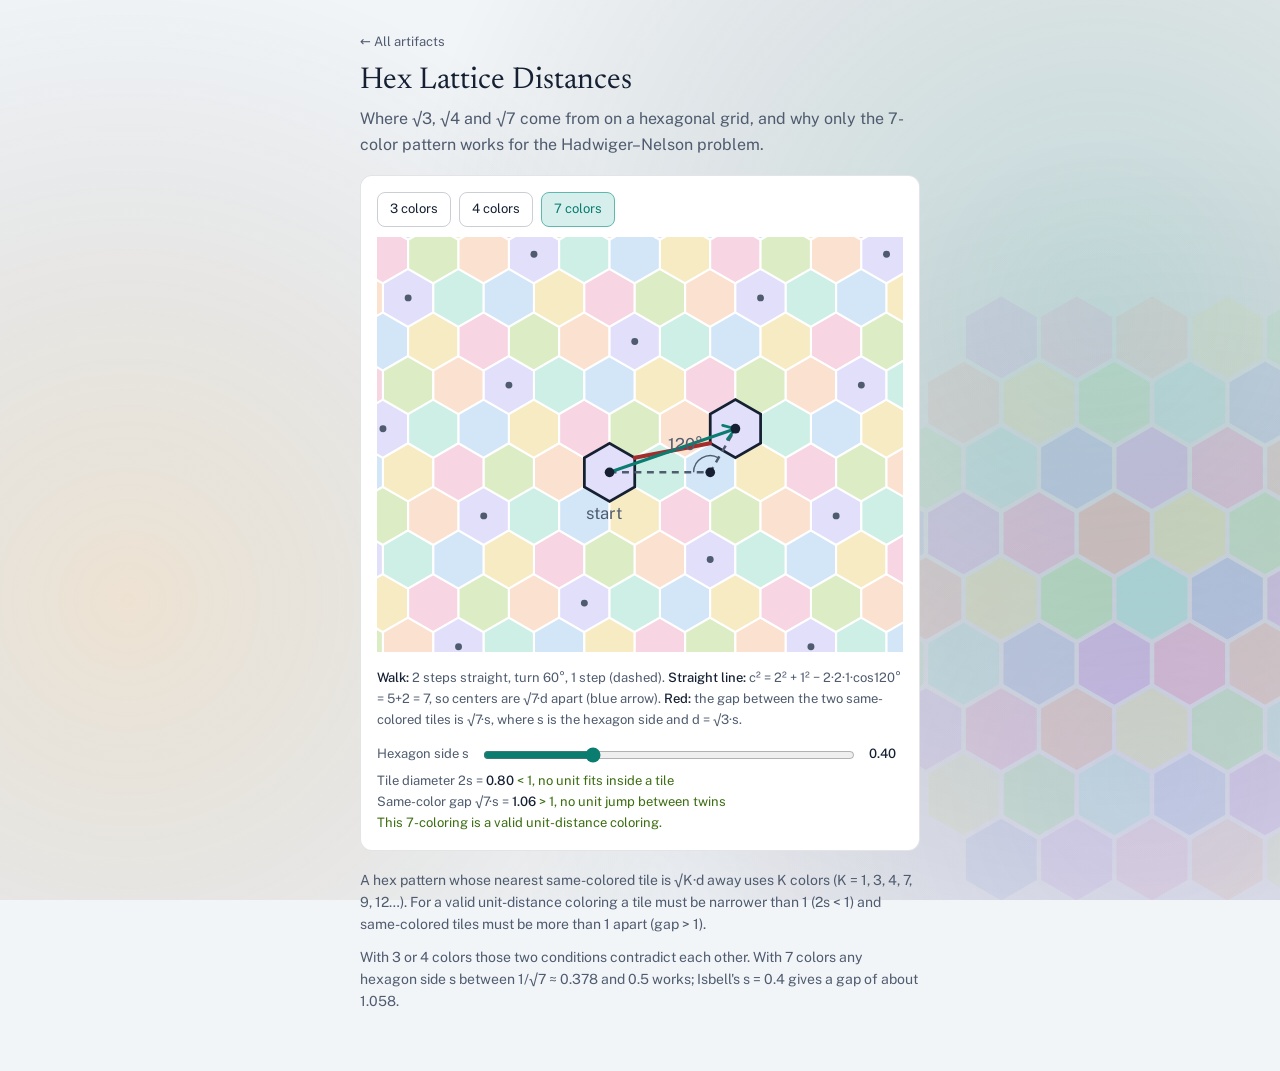
<file: plane-coloring/hex-lattice-distances.html>
<!doctype html>
<html lang="en">
<head>
<meta charset="utf-8">
<meta name="viewport" content="width=device-width,initial-scale=1,viewport-fit=cover">
<title>Hex Lattice Distances</title>
<link rel="preconnect" href="https://fonts.googleapis.com">
<link rel="preconnect" href="https://fonts.gstatic.com" crossorigin>
<link rel="stylesheet" href="https://fonts.googleapis.com/css2?family=Newsreader:opsz,wght@6..72,400&family=Public+Sans:wght@400;500&display=swap">
<link rel="stylesheet" href="../assets/widget.css">
<link rel="stylesheet" href="../assets/theme.css">
<link rel="stylesheet" href="../assets/transition.css">
<link rel="expect" href="#page-ready" blocking="render">
<script src="../assets/embed.js"></script>
</head>
<body>
<main class="page">
<a class="crumb" href="../index.html#hex-lattice-distances">&larr; All artifacts</a>
<h1>Hex Lattice Distances</h1>
<p class="lede">Where √3, √4 and √7 come from on a hexagonal grid, and why only the 7-color pattern works for the Hadwiger–Nelson problem.</p>
<div class="card">
<h2 class="sr-only">Hexagonal tiling colored with 3, 4 or 7 colors, showing the lattice walk from one tile to the nearest same-colored tile, the straight-line distance, and the gap between the two tiles.</h2>
<style>
.kb{display:flex;gap:8px;margin:0 0 10px}
.kb button[aria-pressed="true"]{background:var(--bg-accent);color:var(--text-accent);border-color:var(--border-accent)}
.rd{font-size:13px;color:var(--text-secondary);line-height:1.6}
.rd b{font-weight:500;color:var(--text-primary)}
.ok{color:var(--text-success)}.no{color:var(--text-danger)}
</style>
<div class="kb" role="group" aria-label="Number of colors">
<button id="k3" aria-pressed="false">3 colors</button>
<button id="k4" aria-pressed="false">4 colors</button>
<button id="k7" aria-pressed="true">7 colors</button>
</div>
<svg id="sv" width="100%" viewBox="0 0 380 300" role="img"><title>Hex lattice distances</title><desc>Hexagon tiling with a walking path and straight line between same-colored tile centers</desc>
<defs><marker id="arrow" viewBox="0 0 10 10" refX="8" refY="5" markerWidth="6" markerHeight="6" orient="auto-start-reverse"><path d="M2 1L8 5L2 9" fill="none" stroke="context-stroke" stroke-width="1.5" stroke-linecap="round" stroke-linejoin="round"/></marker></defs>
<g id="tiles"></g><g id="over"></g>
</svg>
<div class="rd" id="geo" style="margin:8px 0 14px"></div>
<div style="display:flex;align-items:center;gap:12px;margin:0 0 6px">
<label for="sl" style="font-size:13px;color:var(--text-secondary)">Hexagon side s</label>
<input type="range" id="sl" min="0.30" max="0.65" step="0.01" value="0.40" style="flex:1">
<span id="slo" style="font-size:13px;font-weight:500;min-width:34px">0.40</span>
</div>
<div class="rd" id="chk"></div>
<script>
const S=21,OX=168,OY=170,R3=Math.sqrt(3);
const fills=['var(--bg-tint-violet)','var(--bg-tint-aqua)','var(--bg-tint-orange)','var(--bg-tint-magenta)','var(--bg-tint-blue)','var(--bg-tint-green)','var(--bg-tint-yellow)'];
const cfg={3:{i:1,j:1,g:1,gs:'1'},4:{i:2,j:0,g:Math.sqrt(3),gs:'√3'},7:{i:2,j:1,g:Math.sqrt(7),gs:'√7'}};
let K=7;
const cen=(q,r)=>[OX+S*(R3*q+R3/2*r),OY-S*1.5*r];
const corners=(q,r)=>{const[c0,c1]=cen(q,r);const p=[];for(let k=0;k<6;k++){const a=Math.PI/180*(60*k-30);p.push([c0+S*Math.cos(a),c1+S*Math.sin(a)]);}return p;};
function draw(){
 const c=cfg[K],keys=new Map();
 const col=(q,r)=>{const A=(c.i+c.j)*q+c.j*r,B=-c.j*q+c.i*r;const k=(((A%K)+K)%K)+','+(((B%K)+K)%K);if(!keys.has(k))keys.set(k,keys.size);return keys.get(k);};
 const c0=col(0,0);let t='';
 for(let q=-9;q<=9;q++)for(let r=-7;r<=7;r++){const[x,y]=cen(q,r);if(x<-S||x>380+S||y<-S||y>300+S)continue;
  const p=corners(q,r).map(v=>v[0].toFixed(1)+','+v[1].toFixed(1)).join(' ');const cc=col(q,r);
  t+=`<polygon points="${p}" fill="${fills[cc]}" stroke="var(--surface-2)" stroke-width="1.5"/>`;
  if(cc===c0&&(q||r))t+=`<circle cx="${x.toFixed(1)}" cy="${y.toFixed(1)}" r="2.5" fill="var(--text-secondary)"/>`;}
 document.getElementById('tiles').innerHTML=t;
 const O=cen(0,0),Ti=cen(c.i,c.j),M=cen(c.i,0);
 const hp=(q,r)=>`<polygon points="${corners(q,r).map(v=>v.join(',')).join(' ')}" fill="none" stroke="var(--text-primary)" stroke-width="2"/>`;
 const A=corners(0,0),B=corners(c.i,c.j);let best=[1e9];
 const samp=P=>{const o=[];for(let k=0;k<6;k++){const a=P[k],b=P[(k+1)%6];for(let u=0;u<=40;u++)o.push([a[0]+(b[0]-a[0])*u/40,a[1]+(b[1]-a[1])*u/40]);}return o;};
 const sa=samp(A),sb=samp(B);for(const p of sa)for(const q of sb){const d=Math.hypot(p[0]-q[0],p[1]-q[1]);if(d<best[0])best=[d,p,q];}
 let o=hp(0,0)+hp(c.i,c.j);
 o+=`<line x1="${best[1][0]}" y1="${best[1][1]}" x2="${best[2][0]}" y2="${best[2][1]}" stroke="var(--text-danger)" stroke-width="3" stroke-linecap="round"/>`;
 let path=`M${O[0]} ${O[1]} L${M[0]} ${M[1]}`;if(c.j)path+=` L${Ti[0]} ${Ti[1]}`;
 o+=`<path d="${path}" fill="none" stroke="var(--text-secondary)" stroke-width="1.8" stroke-dasharray="5 4"/>`;
 o+=`<line x1="${O[0]}" y1="${O[1]}" x2="${Ti[0]}" y2="${Ti[1]}" stroke="var(--text-accent)" stroke-width="2.2" marker-end="url(#arrow)"/>`;
 for(const P of [O,M,Ti])o+=`<circle cx="${P[0]}" cy="${P[1]}" r="3.5" fill="var(--text-primary)"/>`;
 if(c.j){o+=`<path d="M${M[0]-12} ${M[1]} A12 12 0 0 1 ${M[0]+12*Math.cos(-Math.PI/3)} ${M[1]+12*Math.sin(-Math.PI/3)}" fill="none" stroke="var(--text-secondary)" stroke-width="1"/>`;
  o+=`<text class="ts" x="${M[0]-18}" y="${M[1]-16}" text-anchor="middle">120°</text>`;}
 o+=`<text class="ts" x="${O[0]-4}" y="${O[1]+34}" text-anchor="middle">start</text>`;
 document.getElementById('over').innerHTML=o;
 const walk=c.j?`${c.i} step${c.i>1?'s':''} straight, turn 60°, ${c.j} step`:`${c.i} steps in a straight line`;
 const law=c.j?`c² = ${c.i}² + ${c.j}² − 2·${c.i}·${c.j}·cos120° = ${c.i*c.i+c.j*c.j}+${c.i*c.j} = ${K}`:`c = ${c.i}d, so c² = ${K}`;
 document.getElementById('geo').innerHTML=`<b>Walk:</b> ${walk} (dashed). <b>Straight line:</b> ${law}, so centers are √${K}·d apart (blue arrow). <b>Red:</b> the gap between the two same-colored tiles is ${c.gs}·s, where s is the hexagon side and d = √3·s.`;
 check();
 ['3','4','7'].forEach(k=>document.getElementById('k'+k).setAttribute('aria-pressed',+k===K));}
function check(){const s=+document.getElementById('sl').value,c=cfg[K];document.getElementById('slo').textContent=s.toFixed(2);
 const dia=2*s,gap=c.g*s,a=dia<1,b=gap>1;
 document.getElementById('chk').innerHTML=`Tile diameter 2s = <b>${dia.toFixed(2)}</b> <span class="${a?'ok':'no'}">${a?'< 1, no unit fits inside a tile':'≥ 1, a unit segment fits inside one tile'}</span><br>Same-color gap ${c.gs}·s = <b>${gap.toFixed(2)}</b> <span class="${b?'ok':'no'}">${b?'> 1, no unit jump between twins':'≤ 1, a unit segment can bridge two twins'}</span><br>${a&&b?`<span class="ok">This ${K}-coloring is a valid unit-distance coloring.</span>`:`<span class="no">Fails.</span> ${K===7?'Valid range: 1/√7 ≈ 0.378 < s < 0.5.':K===4?'Needs s > 0.577 and s < 0.5 at once: impossible.':'Needs s > 1 and s < 0.5 at once: impossible.'}`}`;}
['3','4','7'].forEach(k=>document.getElementById('k'+k).onclick=()=>{K=+k;draw();});
document.getElementById('sl').oninput=check;draw();
</script>

</div>
<div class="notes"><p>A hex pattern whose nearest same-colored tile is √K·d away uses K colors (K = 1, 3, 4, 7, 9, 12…). For a valid unit-distance coloring a tile must be narrower than 1 (2s < 1) and same-colored tiles must be more than 1 apart (gap > 1).</p><p>With 3 or 4 colors those two conditions contradict each other. With 7 colors any hexagon side s between 1/√7 ≈ 0.378 and 0.5 works; Isbell's s = 0.4 gives a gap of about 1.058.</p></div>
</main>
<script src="../assets/backdrop.js"></script>
<script>Backdrop.page('hexes');</script>
<div id="page-ready" hidden></div>
</body>
</html>
</file>
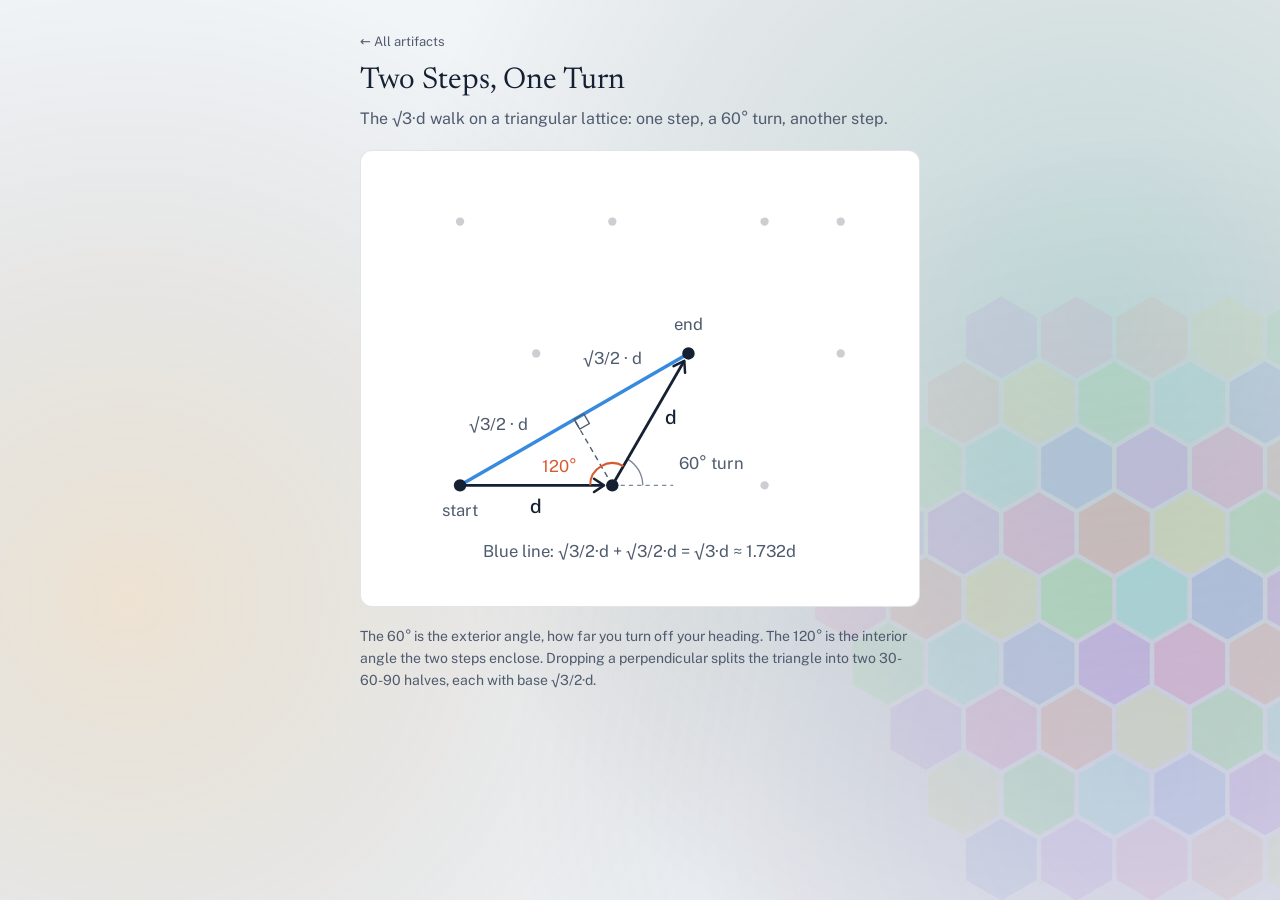
<file: plane-coloring/two-steps-60-degree-turn.html>
<!doctype html>
<html lang="en">
<head>
<meta charset="utf-8">
<meta name="viewport" content="width=device-width,initial-scale=1,viewport-fit=cover">
<title>Two Steps, One Turn</title>
<link rel="preconnect" href="https://fonts.googleapis.com">
<link rel="preconnect" href="https://fonts.gstatic.com" crossorigin>
<link rel="stylesheet" href="https://fonts.googleapis.com/css2?family=Newsreader:opsz,wght@6..72,400&family=Public+Sans:wght@400;500&display=swap">
<link rel="stylesheet" href="../assets/widget.css">
<link rel="stylesheet" href="../assets/theme.css">
<link rel="stylesheet" href="../assets/transition.css">
<link rel="expect" href="#page-ready" blocking="render">
<script src="../assets/embed.js"></script>
</head>
<body>
<main class="page">
<a class="crumb" href="../index.html#two-steps-60-degree-turn">&larr; All artifacts</a>
<h1>Two Steps, One Turn</h1>
<p class="lede">The √3·d walk on a triangular lattice: one step, a 60° turn, another step.</p>
<div class="card">
<svg width="100%" viewBox="0 0 380 300" role="img"><title>Two steps with a 60 degree turn gives root 3 times d</title><desc>On a triangular lattice, one step of length d to the right, a 60 degree turn, and another step of length d. The two steps enclose 120 degrees. A perpendicular from the turning point splits the triangle into two 30-60-90 halves, each with base root 3 over 2 times d, so the straight line is root 3 times d.</desc>
<defs><marker id="arrow" viewBox="0 0 10 10" refX="8" refY="5" markerWidth="6" markerHeight="6" orient="auto-start-reverse"><path d="M2 1L8 5L2 9" fill="none" stroke="context-stroke" stroke-width="1.5" stroke-linecap="round" stroke-linejoin="round"/></marker></defs>
<g fill="var(--border-strong)">
<circle cx="60" cy="230" r="3"/><circle cx="280" cy="230" r="3"/><circle cx="335" cy="134.7" r="3"/><circle cx="115" cy="134.7" r="3"/><circle cx="170" cy="39.4" r="3"/><circle cx="280" cy="39.4" r="3"/><circle cx="60" cy="39.4" r="3"/><circle cx="335" cy="39.4" r="3"/>
</g>
<line x1="170" y1="230" x2="214" y2="230" stroke="var(--text-muted)" stroke-width="1" stroke-dasharray="3 3"/>
<path d="M192 230 A22 22 0 0 0 181 211" fill="none" stroke="var(--text-muted)" stroke-width="1"/>
<text class="ts" x="218" y="218">60° turn</text>
<line x1="60" y1="230" x2="225" y2="134.7" stroke="#378ADD" stroke-width="2.5"/>
<line x1="170" y1="230" x2="142.5" y2="182.4" stroke="var(--text-secondary)" stroke-width="1" stroke-dasharray="4 3"/>
<path d="M142.5 182.4 L149.4 178.4 L153.4 185.3 L146.5 189.3 Z" fill="none" stroke="var(--text-secondary)" stroke-width="1"/>
<line x1="64" y1="230" x2="164" y2="230" stroke="var(--text-primary)" stroke-width="2" marker-end="url(#arrow)"/>
<line x1="172" y1="226.5" x2="222" y2="140" stroke="var(--text-primary)" stroke-width="2" marker-end="url(#arrow)"/>
<path d="M154 230 A16 16 0 0 1 178 216.1" fill="none" stroke="#D85A30" stroke-width="1.5"/>
<text class="ts" x="132" y="220" text-anchor="middle" style="fill:#D85A30">120°</text>
<text class="th" x="115" y="250" text-anchor="middle">d</text>
<text class="th" x="208" y="186">d</text>
<text class="ts" x="88" y="190" text-anchor="middle">√3/2 · d</text>
<text class="ts" x="170" y="142" text-anchor="middle">√3/2 · d</text>
<circle cx="60" cy="230" r="4.5" fill="var(--text-primary)"/><circle cx="170" cy="230" r="4.5" fill="var(--text-primary)"/><circle cx="225" cy="134.7" r="4.5" fill="var(--text-primary)"/>
<text class="ts" x="60" y="252" text-anchor="middle">start</text>
<text class="ts" x="225" y="118" text-anchor="middle">end</text>
<text class="ts" x="190" y="282" text-anchor="middle">Blue line: √3/2·d + √3/2·d = √3·d ≈ 1.732d</text>
</svg>

</div>
<div class="notes"><p>The 60° is the exterior angle, how far you turn off your heading. The 120° is the interior angle the two steps enclose. Dropping a perpendicular splits the triangle into two 30-60-90 halves, each with base √3/2·d.</p></div>
</main>
<script src="../assets/backdrop.js"></script>
<script>Backdrop.page('hexes');</script>
<div id="page-ready" hidden></div>
</body>
</html>
</file>
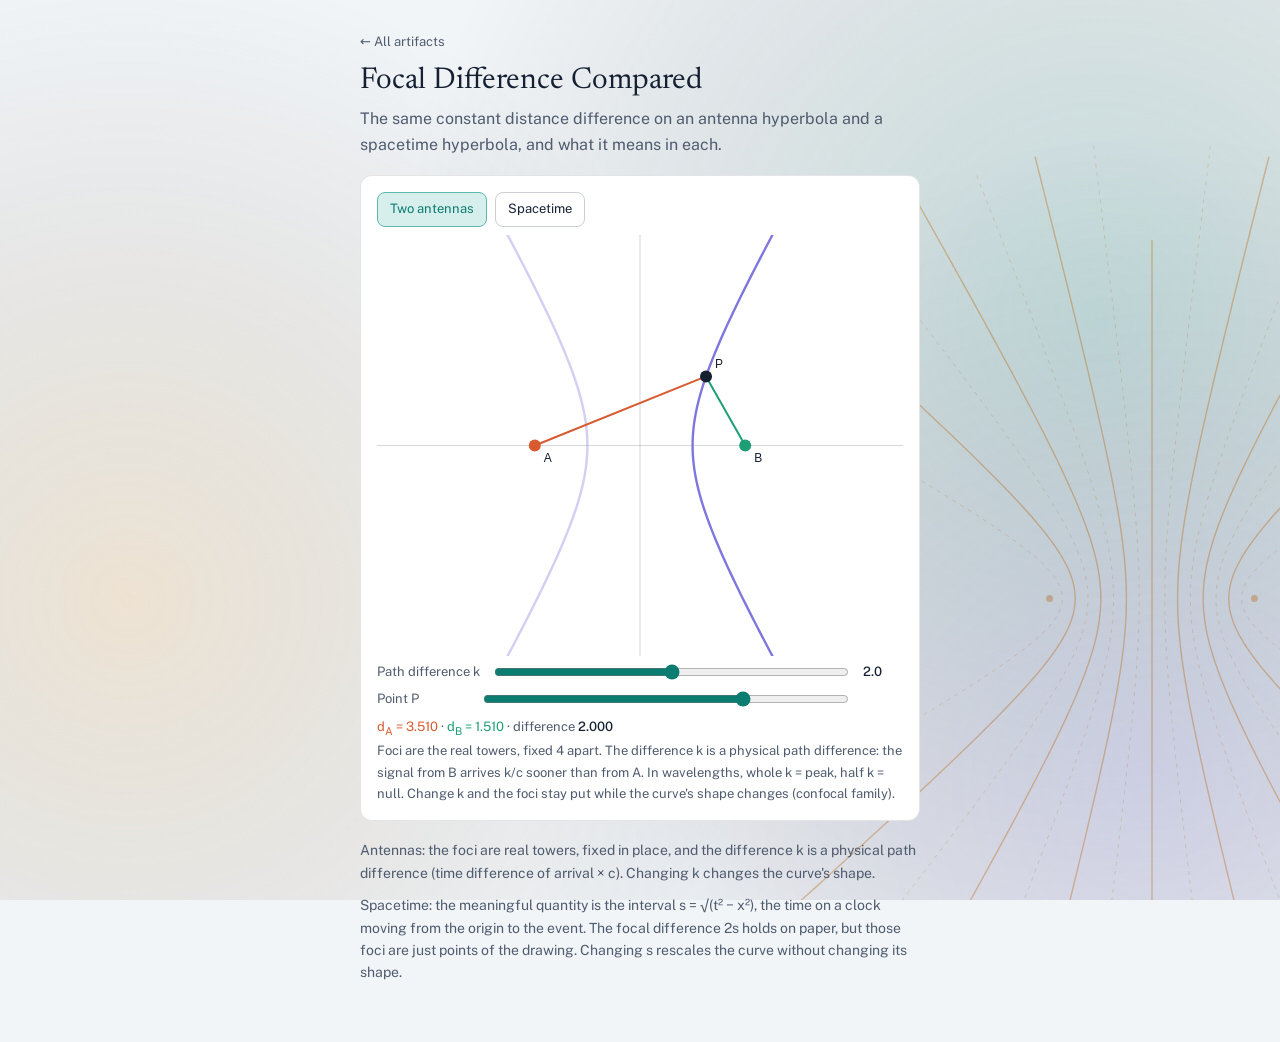
<file: spacetime/focal-difference-antenna-vs-spacetime.html>
<!doctype html>
<html lang="en">
<head>
<meta charset="utf-8">
<meta name="viewport" content="width=device-width,initial-scale=1,viewport-fit=cover">
<title>Focal Difference Compared</title>
<link rel="preconnect" href="https://fonts.googleapis.com">
<link rel="preconnect" href="https://fonts.gstatic.com" crossorigin>
<link rel="stylesheet" href="https://fonts.googleapis.com/css2?family=Newsreader:opsz,wght@6..72,400&family=Public+Sans:wght@400;500&display=swap">
<link rel="stylesheet" href="../assets/widget.css">
<link rel="stylesheet" href="../assets/theme.css">
<link rel="stylesheet" href="../assets/transition.css">
<link rel="expect" href="#page-ready" blocking="render">
<script src="../assets/embed.js"></script>
</head>
<body>
<main class="page">
<a class="crumb" href="../index.html#focal-difference-antenna-vs-spacetime">&larr; All artifacts</a>
<h1>Focal Difference Compared</h1>
<p class="lede">The same constant distance difference on an antenna hyperbola and a spacetime hyperbola, and what it means in each.</p>
<div class="card">
<h2 class="sr-only">Comparison of the focal distance difference on an antenna hyperbola and on a spacetime hyperbola, with a draggable point and live distance readouts.</h2>
<style>.md button[aria-pressed="true"]{background:var(--bg-accent);color:var(--text-accent);border-color:var(--border-accent)}.rw{display:flex;align-items:center;gap:12px;margin:6px 0}.rw label{font-size:13px;color:var(--text-secondary);min-width:92px}.rw span{font-size:13px;font-weight:500;min-width:40px}</style>
<div class="md" style="display:flex;gap:8px;margin:0 0 8px"><button id="mA" aria-pressed="true">Two antennas</button><button id="mS" aria-pressed="false">Spacetime</button></div>
<canvas id="cv" style="width:100%;display:block" aria-label="Hyperbola with foci and distances"></canvas>
<div class="rw"><label for="sk" id="skl">Path difference k</label><input type="range" id="sk" min="0.4" max="3.6" step="0.1" value="2" style="flex:1"><span id="sko">2.0</span></div>
<div class="rw"><label for="sw">Point P</label><input type="range" id="sw" min="-1.6" max="1.6" step="0.02" value="0.7" style="flex:1"><span></span></div>
<div id="rd" style="font-size:13px;color:var(--text-secondary);line-height:1.65;margin-top:6px"></div>
<script>
const cv=document.getElementById('cv');let mode='A';const D=4;
const css=n=>getComputedStyle(document.documentElement).getPropertyValue(n).trim()||'#888';
function draw(){const k=+document.getElementById('sk').value,w=+document.getElementById('sw').value;document.getElementById('sko').textContent=k.toFixed(1);
 const W=cv.clientWidth||380,H=Math.round(W*0.8),dp=devicePixelRatio||1;cv.width=W*dp;cv.height=H*dp;cv.style.height=H+'px';const ctx=cv.getContext('2d');ctx.setTransform(dp,0,0,dp,0,0);
 const ink=css('--text-primary'),mut=css('--text-secondary'),bd=css('--border-strong');
 let sc,X,Y,F1,F2,curve,P,a;
 if(mode==='A'){sc=W/10;X=x=>W/2+x*sc;Y=y=>H/2-y*sc;const c=D/2;a=k/2;const b=Math.sqrt(c*c-a*a);F1=[-c,0];F2=[c,0];curve=s=>[a*Math.cosh(s),b*Math.sinh(s)];P=curve(w);}
 else{sc=W/9;X=x=>W/2+x*sc;Y=t=>H*0.88-t*sc;const s0=k/2;a=s0;const f=s0*Math.SQRT2;F1=[0,f];F2=[0,-f];curve=u=>[s0*Math.sinh(u),s0*Math.cosh(u)];P=curve(w);}
 ctx.strokeStyle=bd;ctx.lineWidth=0.8;ctx.beginPath();ctx.moveTo(0,Y(0));ctx.lineTo(W,Y(0));ctx.moveTo(X(0),0);ctx.lineTo(X(0),H);ctx.stroke();
 if(mode==='S'){ctx.strokeStyle='#EF9F27';ctx.setLineDash([6,4]);ctx.lineWidth=1.5;ctx.beginPath();ctx.moveTo(X(-6),Y(6));ctx.lineTo(X(0),Y(0));ctx.lineTo(X(6),Y(6));ctx.stroke();ctx.setLineDash([]);}
 ctx.strokeStyle='#7F77DD';ctx.lineWidth=2.4;ctx.beginPath();for(let i=0;i<=200;i++){const s=-3+6*i/200;const q=curve(s);i?ctx.lineTo(X(q[0]),Y(q[1])):ctx.moveTo(X(q[0]),Y(q[1]));}ctx.stroke();
 if(mode==='A'){ctx.globalAlpha=0.35;ctx.beginPath();for(let i=0;i<=200;i++){const s=-3+6*i/200;const q=curve(s);i?ctx.lineTo(X(-q[0]),Y(q[1])):ctx.moveTo(X(-q[0]),Y(q[1]));}ctx.stroke();ctx.globalAlpha=1;}
 const d1=Math.hypot(P[0]-F1[0],P[1]-F1[1]),d2=Math.hypot(P[0]-F2[0],P[1]-F2[1]);
 ctx.lineWidth=2;ctx.strokeStyle='#D85A30';ctx.beginPath();ctx.moveTo(X(F1[0]),Y(F1[1]));ctx.lineTo(X(P[0]),Y(P[1]));ctx.stroke();
 ctx.strokeStyle='#1D9E75';ctx.beginPath();ctx.moveTo(X(F2[0]),Y(F2[1]));ctx.lineTo(X(P[0]),Y(P[1]));ctx.stroke();
 for(const [F,col,l] of [[F1,'#D85A30',mode==='A'?'A':'F₁'],[F2,'#1D9E75',mode==='A'?'B':'F₂']]){ctx.beginPath();ctx.arc(X(F[0]),Y(F[1]),6,0,7);ctx.fillStyle=col;ctx.fill();ctx.fillStyle=ink;ctx.font='12px sans-serif';ctx.fillText(l,X(F[0])+9,Y(F[1])+16);}
 ctx.beginPath();ctx.arc(X(P[0]),Y(P[1]),6,0,7);ctx.fillStyle=ink;ctx.fill();ctx.fillText('P',X(P[0])+9,Y(P[1])-8);
 if(mode==='S'){ctx.fillStyle=mut;ctx.fillText('t',X(0)+6,12);ctx.fillText('x',W-12,Y(0)-6);}
 const big=Math.max(d1,d2),sm=Math.min(d1,d2);
 if(mode==='A'){document.getElementById('rd').innerHTML=`<span style="color:#D85A30">d<sub>A</sub> = ${d1.toFixed(3)}</span> · <span style="color:#1D9E75">d<sub>B</sub> = ${d2.toFixed(3)}</span> · difference <b style="font-weight:500;color:var(--text-primary)">${(d1-d2).toFixed(3)}</b><br>Foci are the real towers, fixed ${D} apart. The difference k is a physical path difference: the signal from B arrives k/c sooner than from A. In wavelengths, whole k = peak, half k = null. Change k and the foci stay put while the curve's shape changes (confocal family).`;}
 else{const s0=k/2,t=P[1],x=P[0];document.getElementById('rd').innerHTML=`<span style="color:#D85A30">d₁ = ${d1.toFixed(3)}</span> · <span style="color:#1D9E75">d₂ = ${d2.toFixed(3)}</span> · difference <b style="font-weight:500;color:var(--text-primary)">${(big-sm).toFixed(3)}</b> = 2s<br>Event P: t = ${t.toFixed(3)}, x = ${x.toFixed(3)}. Interval s = √(t² − x²) = <b style="font-weight:500;color:var(--text-primary)">${Math.sqrt(t*t-x*x).toFixed(3)}</b>, the proper time on a clock moving from the origin at speed v = x/t = ${(x/t).toFixed(3)}c. Light-cone form: (t − x)(t + x) = s² = ${(s0*s0).toFixed(3)}. The foci at t = ±s√2 are paper points with no physical meaning, and they move when s changes (same shape, rescaled).`;}}
function setMode(m){mode=m;document.getElementById('mA').setAttribute('aria-pressed',m==='A');document.getElementById('mS').setAttribute('aria-pressed',m==='S');
 const sk=document.getElementById('sk');document.getElementById('skl').textContent=m==='A'?'Path difference k':'2 × interval s';if(m==='A'){sk.max=3.6;}else{sk.max=3.2;if(+sk.value>3.2)sk.value=3.2;}draw();}
document.getElementById('mA').onclick=()=>setMode('A');document.getElementById('mS').onclick=()=>setMode('S');
document.getElementById('sk').oninput=draw;document.getElementById('sw').oninput=draw;new ResizeObserver(draw).observe(cv);matchMedia('(prefers-color-scheme: dark)').addEventListener('change',draw);draw();
</script>

</div>
<div class="notes"><p>Antennas: the foci are real towers, fixed in place, and the difference k is a physical path difference (time difference of arrival × c). Changing k changes the curve's shape.</p><p>Spacetime: the meaningful quantity is the interval s = √(t² − x²), the time on a clock moving from the origin to the event. The focal difference 2s holds on paper, but those foci are just points of the drawing. Changing s rescales the curve without changing its shape.</p></div>
</main>
<script src="../assets/backdrop.js"></script>
<script>Backdrop.page('antennas');</script>
<div id="page-ready" hidden></div>
</body>
</html>
</file>
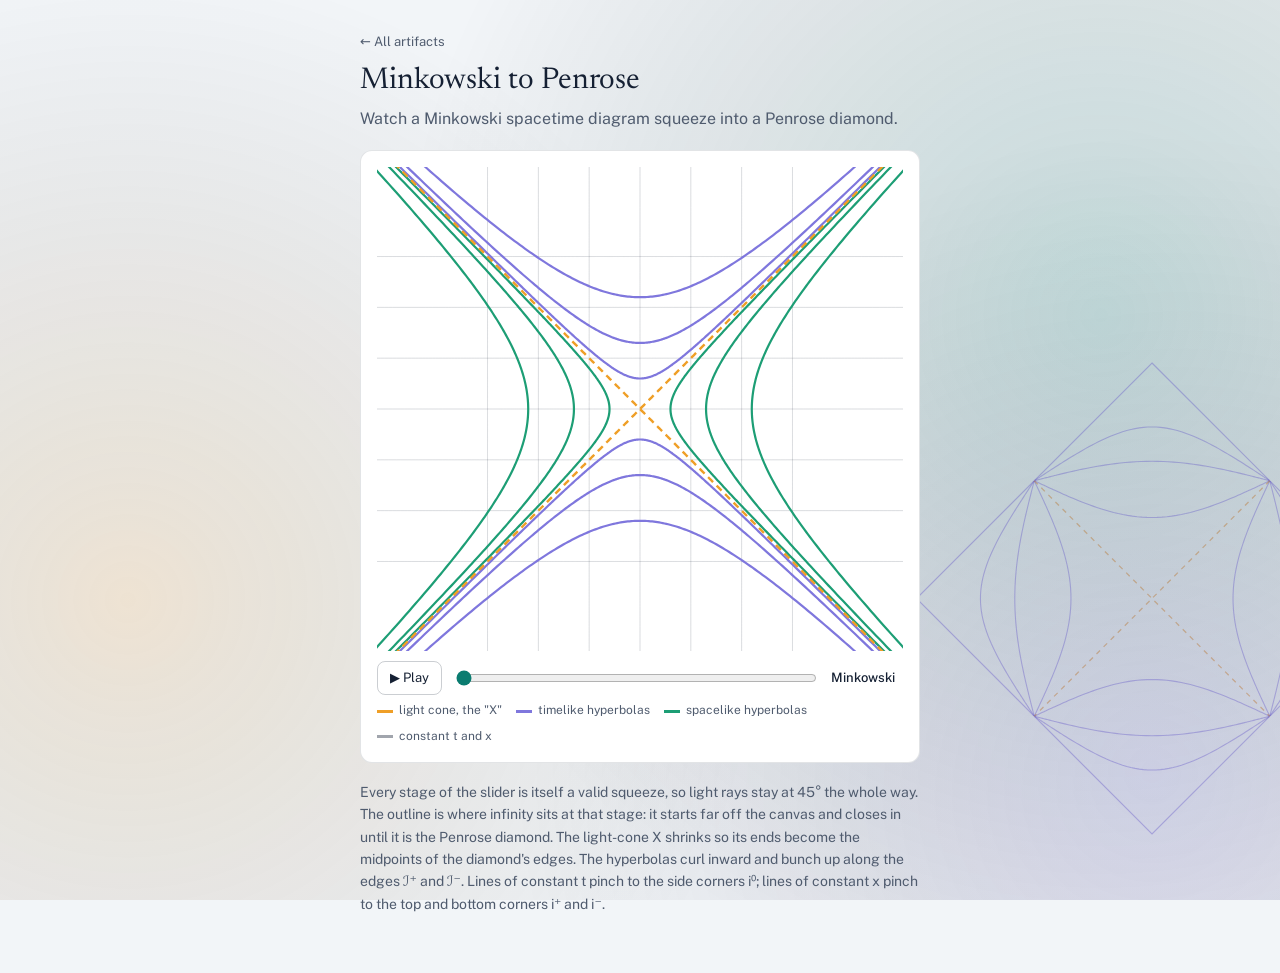
<file: spacetime/minkowski-to-penrose.html>
<!doctype html>
<html lang="en">
<head>
<meta charset="utf-8">
<meta name="viewport" content="width=device-width,initial-scale=1,viewport-fit=cover">
<title>Minkowski to Penrose</title>
<link rel="preconnect" href="https://fonts.googleapis.com">
<link rel="preconnect" href="https://fonts.gstatic.com" crossorigin>
<link rel="stylesheet" href="https://fonts.googleapis.com/css2?family=Newsreader:opsz,wght@6..72,400&family=Public+Sans:wght@400;500&display=swap">
<link rel="stylesheet" href="../assets/widget.css">
<link rel="stylesheet" href="../assets/theme.css">
<link rel="stylesheet" href="../assets/transition.css">
<link rel="expect" href="#page-ready" blocking="render">
<script src="../assets/embed.js"></script>
</head>
<body>
<main class="page">
<a class="crumb" href="../index.html#minkowski-to-penrose">&larr; All artifacts</a>
<h1>Minkowski to Penrose</h1>
<p class="lede">Watch a Minkowski spacetime diagram squeeze into a Penrose diamond.</p>
<div class="card">
<h2 class="sr-only">Minkowski spacetime diagram with hyperbolas of constant interval and a grid of constant time and position, morphing into a Penrose diamond as a slider moves or the play button runs.</h2>
<canvas id="cv" style="width:100%;display:block" aria-label="Minkowski diagram morphing into a Penrose diagram"></canvas>
<div style="display:flex;align-items:center;gap:12px;margin:10px 0 6px">
<button id="pl" aria-label="Play the squeeze">&#9654; Play</button>
<input type="range" id="sq" min="0" max="1" step="0.001" value="0" style="flex:1" aria-label="Squeeze">
<span id="sqo" style="font-size:13px;font-weight:500;min-width:72px">Minkowski</span>
</div>
<div style="display:flex;flex-wrap:wrap;gap:6px 14px;font-size:12px;color:var(--text-secondary)">
<span><span style="display:inline-block;width:16px;height:3px;background:#EF9F27;vertical-align:middle;margin-right:6px"></span>light cone, the "X"</span>
<span><span style="display:inline-block;width:16px;height:3px;background:#7F77DD;vertical-align:middle;margin-right:6px"></span>timelike hyperbolas</span>
<span><span style="display:inline-block;width:16px;height:3px;background:#1D9E75;vertical-align:middle;margin-right:6px"></span>spacelike hyperbolas</span>
<span><span style="display:inline-block;width:16px;height:3px;background:var(--border-stronger);vertical-align:middle;margin-right:6px"></span>constant t and x</span>
</div>
<script>
const cv=document.getElementById('cv'),sl=document.getElementById('sq');
const css=n=>getComputedStyle(document.documentElement).getPropertyValue(n).trim()||'#888';
let W,H,R,CX,CY,ctx;
function setup(){W=cv.clientWidth||380;H=Math.round(W*0.92);const d=devicePixelRatio||1;cv.width=W*d;cv.height=H*d;cv.style.height=H+'px';ctx=cv.getContext('2d');ctx.setTransform(d,0,0,d,0,0);R=Math.min(W,H)*0.42;CX=W/2;CY=H/2;}
/* Every frame is a real squeeze, not a blend of the two end pictures. Each light-cone
   coordinate u = t − x and v = t + x goes through U = (2B/π)·atan(k·u), which has slope c
   at the origin and never gets past B. So at every stage light rays stay at 45° and all
   of spacetime fits inside a diamond of half-width B: the outline is where infinity is.
   B starts infinitely far out (flat Minkowski, slope 1/4) and closes in to 1 (Penrose,
   U = (2/π)·atan u). B = 1/l spreads the change evenly across the slider. */
let ST=null;
function stage(l){if(l<=0)return null;const B=1/l,c=0.25+(2/Math.PI-0.25)*l;return{B,k:c*Math.PI/(2*B)};}
function sq(u){return ST?(2*ST.B/Math.PI)*Math.atan(ST.k*u):u/4;}
function map(x,t){const U=sq(t-x),V=sq(t+x);return[CX+(V-U)/2*R,CY-(U+V)/2*R];}
function curve(fn,l,col,lw,dash){ctx.strokeStyle=col;ctx.lineWidth=lw;ctx.setLineDash(dash||[]);ctx.beginPath();for(let i=0;i<=900;i++){const w=-7+14*i/900;const[x,t]=fn(w);const[px,py]=map(x,t);i?ctx.lineTo(px,py):ctx.moveTo(px,py);}ctx.stroke();ctx.setLineDash([]);}
function draw(){const l=+sl.value;document.getElementById('sqo').textContent=l<=0?'Minkowski':l>=1?'Penrose':(l*100).toFixed(l<0.1?1:0)+'%';ST=stage(l);
 ctx.clearRect(0,0,W,H);ctx.save();ctx.beginPath();ctx.rect(0,0,W,H);ctx.clip();
 const g=css('--border-stronger');ctx.globalAlpha=0.5;
 for(const c of [-3,-2,-1,0,1,2,3]){curve(w=>[Math.sinh(w),c],l,g,0.8);curve(w=>[c,Math.sinh(w)],l,g,0.8);}
 ctx.globalAlpha=1;
 for(const k of [0.6,1.3,2.2])for(const s of [1,-1]){curve(w=>[k*Math.sinh(w),s*k*Math.cosh(w)],l,'#7F77DD',2.2);curve(w=>[s*k*Math.cosh(w),k*Math.sinh(w)],l,'#1D9E75',2.2);}
 curve(w=>[Math.sinh(w),Math.sinh(w)],l,'#EF9F27',2.4,[7,5]);curve(w=>[Math.sinh(w),-Math.sinh(w)],l,'#EF9F27',2.4,[7,5]);
 if(ST){const D=ST.B*R;ctx.strokeStyle=css('--text-secondary');ctx.lineWidth=1.2;ctx.beginPath();ctx.moveTo(CX,CY-D);ctx.lineTo(CX+D,CY);ctx.lineTo(CX,CY+D);ctx.lineTo(CX-D,CY);ctx.closePath();ctx.stroke();
  // Name the parts of infinity once the whole diamond is on the canvas.
  ctx.globalAlpha=Math.max(0,Math.min(1,(1.3-ST.B)/0.3));
  if(ctx.globalAlpha>0){ctx.fillStyle=css('--text-secondary');ctx.font='12px sans-serif';ctx.textAlign='center';ctx.fillText('i⁺',CX,CY-D-7);ctx.fillText('i⁻',CX,CY+D+16);ctx.textAlign='left';ctx.fillText('i⁰',CX+D+5,CY+4);ctx.textAlign='right';ctx.fillText('i⁰',CX-D-5,CY+4);ctx.textAlign='left';ctx.fillText('ℐ⁺',CX+D/2+8,CY-D/2-6);ctx.fillText('ℐ⁻',CX+D/2+8,CY+D/2+14);ctx.textAlign='right';ctx.fillText('ℐ⁺',CX-D/2-8,CY-D/2-6);ctx.fillText('ℐ⁻',CX-D/2-8,CY+D/2+14);}
  ctx.globalAlpha=1;}
 ctx.restore();}
let anim=null;document.getElementById('pl').onclick=()=>{if(anim)cancelAnimationFrame(anim);const start=+sl.value>=1?0:+sl.value;
 if(matchMedia('(prefers-reduced-motion: reduce)').matches){sl.value=start<0.5?1:0;draw();return;}const t0=performance.now();
 const step=t=>{const p=Math.min(1,(t-t0)/4000);sl.value=(start+(1-start)*(p<0.5?2*p*p:1-Math.pow(-2*p+2,2)/2)).toFixed(3);draw();if(p<1)anim=requestAnimationFrame(step);else anim=null;};anim=requestAnimationFrame(step);};
sl.oninput=draw;new ResizeObserver(()=>{setup();draw();}).observe(cv);matchMedia('(prefers-color-scheme: dark)').addEventListener('change',draw);setup();draw();
</script>

</div>
<div class="notes"><p>Every stage of the slider is itself a valid squeeze, so light rays stay at 45° the whole way. The outline is where infinity sits at that stage: it starts far off the canvas and closes in until it is the Penrose diamond. The light-cone X shrinks so its ends become the midpoints of the diamond's edges. The hyperbolas curl inward and bunch up along the edges ℐ⁺ and ℐ⁻. Lines of constant t pinch to the side corners i⁰; lines of constant x pinch to the top and bottom corners i⁺ and i⁻.</p></div>
</main>
<script src="../assets/backdrop.js"></script>
<script>Backdrop.page('penrose');</script>
<div id="page-ready" hidden></div>
</body>
</html>
</file>
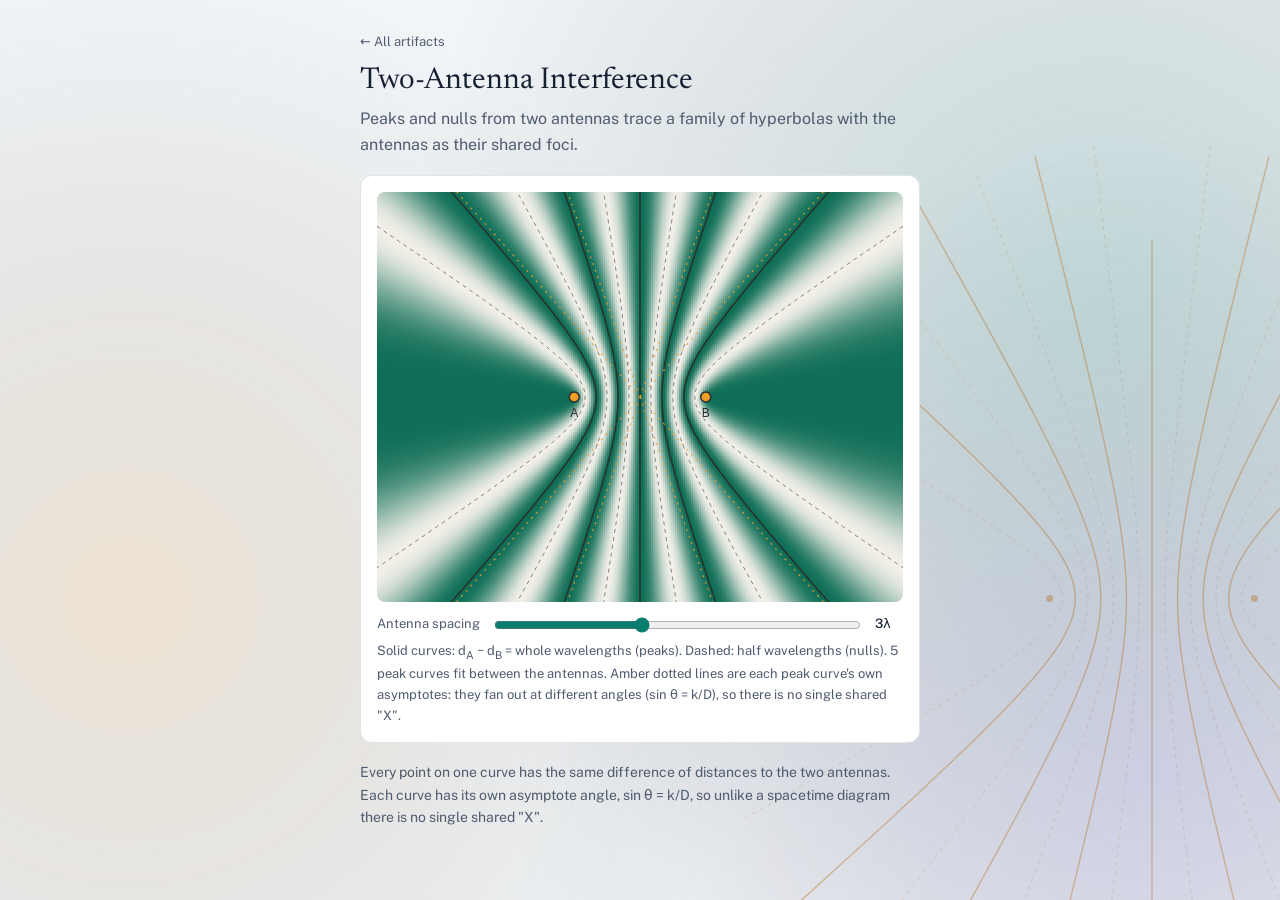
<file: wireless-interference/two-antenna-interference.html>
<!doctype html>
<html lang="en">
<head>
<meta charset="utf-8">
<meta name="viewport" content="width=device-width,initial-scale=1,viewport-fit=cover">
<title>Two-Antenna Interference</title>
<link rel="preconnect" href="https://fonts.googleapis.com">
<link rel="preconnect" href="https://fonts.gstatic.com" crossorigin>
<link rel="stylesheet" href="https://fonts.googleapis.com/css2?family=Newsreader:opsz,wght@6..72,400&family=Public+Sans:wght@400;500&display=swap">
<link rel="stylesheet" href="../assets/widget.css">
<link rel="stylesheet" href="../assets/theme.css">
<link rel="stylesheet" href="../assets/transition.css">
<link rel="expect" href="#page-ready" blocking="render">
<script src="../assets/embed.js"></script>
</head>
<body>
<main class="page">
<a class="crumb" href="../index.html#two-antenna-interference">&larr; All artifacts</a>
<h1>Two-Antenna Interference</h1>
<p class="lede">Peaks and nulls from two antennas trace a family of hyperbolas with the antennas as their shared foci.</p>
<div class="card">
<h2 class="sr-only">Interference pattern of two antennas, with constructive and destructive hyperbolas and their asymptote lines, adjustable antenna spacing.</h2>
<canvas id="cv" style="width:100%;display:block;border-radius:8px" aria-label="Two-antenna interference pattern"></canvas>
<div style="display:flex;align-items:center;gap:12px;margin:12px 0 6px">
<label for="sd" style="font-size:13px;color:var(--text-secondary)">Antenna spacing</label>
<input type="range" id="sd" min="1" max="6" step="0.5" value="3" style="flex:1">
<span id="sdo" style="font-size:13px;font-weight:500;min-width:28px">3λ</span>
</div>
<div id="rd" style="font-size:13px;color:var(--text-secondary);line-height:1.6"></div>
<script>
const cv=document.getElementById('cv');
function dark(){const m=document.documentElement.dataset.theme;return m?m==='dark':matchMedia('(prefers-color-scheme: dark)').matches;}
function draw(){const D=+document.getElementById('sd').value;document.getElementById('sdo').textContent=D+'λ';
 const W=cv.clientWidth||380,H=Math.round(W*0.78),dpr=devicePixelRatio||1;cv.width=W*dpr;cv.height=H*dpr;cv.style.height=H+'px';
 const ctx=cv.getContext('2d');ctx.setTransform(dpr,0,0,dpr,0,0);
 const span=12,sc=W/span,X=x=>W/2+x*sc,Y=y=>H/2-y*sc,c=D/2;
 const dk=dark(),lo=dk?[4,52,44]:[241,239,232],hi=dk?[93,202,165]:[15,110,86];
 const img=ctx.createImageData(W,H);const step=2;
 for(let py=0;py<H;py+=step)for(let px=0;px<W;px+=step){const x=(px-W/2)/sc,y=(H/2-py)/sc;
  const d1=Math.hypot(x+c,y),d2=Math.hypot(x-c,y);const I=Math.pow(Math.cos(Math.PI*(d1-d2)),2);
  const r=lo[0]+(hi[0]-lo[0])*I,g=lo[1]+(hi[1]-lo[1])*I,b=lo[2]+(hi[2]-lo[2])*I;
  for(let a=0;a<step;a++)for(let bb=0;bb<step;bb++){const i=((py+a)*W+(px+bb))*4;if(py+a>=H||px+bb>=W)continue;img.data[i]=r;img.data[i+1]=g;img.data[i+2]=b;img.data[i+3]=255;}}
 ctx.putImageData(img,0,0);ctx.setTransform(dpr,0,0,dpr,0,0);
 const ink=dk?'#F1EFE8':'#2C2C2A',amb='#EF9F27';
 let peaks=0;
 for(let k2=-Math.floor(2*D);k2<=Math.floor(2*D);k2++){const k=k2/2;if(Math.abs(k)>=D)continue;const cons=k2%2===0;if(cons)peaks++;
  ctx.strokeStyle=ink;ctx.lineWidth=cons?1.6:1;ctx.setLineDash(cons?[]:[4,4]);ctx.globalAlpha=cons?0.9:0.55;
  if(k===0){ctx.beginPath();ctx.moveTo(X(0),0);ctx.lineTo(X(0),H);ctx.stroke();continue;}
  const a=Math.abs(k)/2,b=Math.sqrt(c*c-a*a),s=Math.sign(k);ctx.beginPath();
  for(let i=0;i<=200;i++){const w=-4+8*i/200;const x=s*a*Math.cosh(w),y=b*Math.sinh(w);i?ctx.lineTo(X(x),Y(y)):ctx.moveTo(X(x),Y(y));}ctx.stroke();
  if(cons){ctx.setLineDash([2,5]);ctx.strokeStyle=amb;ctx.globalAlpha=0.9;ctx.lineWidth=1.2;const m=b/a;ctx.beginPath();ctx.moveTo(X(0),Y(0));ctx.lineTo(X(s*7),Y(7*m));ctx.moveTo(X(0),Y(0));ctx.lineTo(X(s*7),Y(-7*m));ctx.stroke();}}
 ctx.setLineDash([]);ctx.globalAlpha=1;
 for(const x of [-c,c]){ctx.beginPath();ctx.arc(X(x),Y(0),5,0,2*Math.PI);ctx.fillStyle=amb;ctx.fill();ctx.strokeStyle=ink;ctx.lineWidth=1.5;ctx.stroke();}
 ctx.font='12px sans-serif';ctx.fillStyle=ink;ctx.textAlign='center';ctx.fillText('A',X(-c),Y(0)+20);ctx.fillText('B',X(c),Y(0)+20);
 document.getElementById('rd').innerHTML=`Solid curves: d<sub>A</sub> − d<sub>B</sub> = whole wavelengths (peaks). Dashed: half wavelengths (nulls). ${peaks} peak curves fit between the antennas. Amber dotted lines are each peak curve's own asymptotes: they fan out at different angles (sin θ = k/D), so there is no single shared "X".`;}
document.getElementById('sd').oninput=draw;new ResizeObserver(draw).observe(cv);matchMedia('(prefers-color-scheme: dark)').addEventListener('change',draw);draw();
</script>

</div>
<div class="notes"><p>Every point on one curve has the same difference of distances to the two antennas. Each curve has its own asymptote angle, sin θ = k/D, so unlike a spacetime diagram there is no single shared "X".</p></div>
</main>
<script src="../assets/backdrop.js"></script>
<script>Backdrop.page('antennas');</script>
<div id="page-ready" hidden></div>
</body>
</html>
</file>
<file: assets/widget.css>
/* Shared styles for the small standalone explainers.
   They were first drawn inside a chat, which supplied these tokens and classes;
   this file recreates them so each page works on its own, in light and dark. */
:root{
  --surface-0:#F5F4EF; --surface-1:#EFEDE6; --surface-2:#FFFFFF;
  --text-primary:#1F1E1B; --text-secondary:#5F5E5A; --text-muted:#888780;
  --border:rgba(31,30,27,.12); --border-strong:rgba(31,30,27,.22); --border-stronger:rgba(31,30,27,.40);
  --bg-accent:#E6F1FB; --text-accent:#185FA5; --border-accent:#85B7EB;
  --text-success:#3B6D11; --text-danger:#A32D2D;
  --bg-tint-violet:#E2DFFA; --bg-tint-aqua:#CDEFE6; --bg-tint-orange:#FBE1CF; --bg-tint-magenta:#F7D5E3;
  --bg-tint-blue:#D3E6F8; --bg-tint-green:#DCEDC6; --bg-tint-yellow:#F7EBC3;
  --t:#888780;
  --radius:8px;
  --font-sans:"Public Sans","Segoe UI",system-ui,-apple-system,sans-serif;
  --font-serif:"Newsreader","Iowan Old Style",Georgia,serif;
}
@media (prefers-color-scheme: dark){:root:not([data-theme="light"]){
  --surface-0:#1A1A18; --surface-1:#232320; --surface-2:#2A2A27;
  --text-primary:#F1EFE8; --text-secondary:#B4B2A9; --text-muted:#888780;
  --border:rgba(241,239,232,.12); --border-strong:rgba(241,239,232,.22); --border-stronger:rgba(241,239,232,.40);
  --bg-accent:#0C447C; --text-accent:#B5D4F4; --border-accent:#378ADD;
  --text-success:#97C459; --text-danger:#F09595;
  --bg-tint-violet:#3C3489; --bg-tint-aqua:#085041; --bg-tint-orange:#712B13; --bg-tint-magenta:#72243E;
  --bg-tint-blue:#0C447C; --bg-tint-green:#27500A; --bg-tint-yellow:#633806;
  --t:#888780; color-scheme:dark}}
:root[data-theme="dark"]{
  --surface-0:#1A1A18; --surface-1:#232320; --surface-2:#2A2A27;
  --text-primary:#F1EFE8; --text-secondary:#B4B2A9; --text-muted:#888780;
  --border:rgba(241,239,232,.12); --border-strong:rgba(241,239,232,.22); --border-stronger:rgba(241,239,232,.40);
  --bg-accent:#0C447C; --text-accent:#B5D4F4; --border-accent:#378ADD;
  --text-success:#97C459; --text-danger:#F09595;
  --bg-tint-violet:#3C3489; --bg-tint-aqua:#085041; --bg-tint-orange:#712B13; --bg-tint-magenta:#72243E;
  --bg-tint-blue:#0C447C; --bg-tint-green:#27500A; --bg-tint-yellow:#633806;
  --t:#888780; color-scheme:dark}
*{box-sizing:border-box}
html{-webkit-text-size-adjust:100%}
body{margin:0;background:var(--surface-0);color:var(--text-primary);font-family:var(--font-sans);font-size:16px;line-height:1.6;padding-inline:16px;padding-block:28px 48px}
.page{max-width:560px;margin:0 auto}
.crumb{font-size:13px;color:var(--text-secondary);text-decoration:none}
.crumb:hover,.crumb:focus-visible{color:var(--text-primary);text-decoration:underline}
h1{font-family:var(--font-serif);font-weight:400;font-size:30px;line-height:1.15;margin:10px 0 8px;text-wrap:balance}
.lede{color:var(--text-secondary);margin:0 0 18px}
.card{background:var(--surface-2);border:1px solid var(--border);border-radius:12px;padding:16px}
.notes{font-size:14px;color:var(--text-secondary);margin-top:18px}
.notes p{margin:0 0 10px}
.sr-only{position:absolute;width:1px;height:1px;padding:0;margin:-1px;overflow:hidden;clip:rect(0,0,0,0);white-space:nowrap;border:0}
button{font:inherit;font-size:13px;color:var(--text-primary);background:transparent;border:1px solid var(--border-strong);border-radius:var(--radius);padding:6px 12px;cursor:pointer}
button:hover{background:var(--surface-1)}
button:focus-visible,input:focus-visible{outline:2px solid var(--border-accent);outline-offset:2px}
input[type=range]{accent-color:var(--text-accent)}
svg text.t{font:400 14px var(--font-sans);fill:var(--text-primary)}
svg text.th{font:500 14px var(--font-sans);fill:var(--text-primary)}
svg text.ts{font:400 12px var(--font-sans);fill:var(--text-secondary)}
svg .leader{stroke:var(--t);stroke-width:.5;stroke-dasharray:3 3;fill:none}
</file>
<file: assets/theme.css>
/* Shared theme: a slate ground with teal for links and the current item, amber and violet
   for the drawings behind each page. Load it after assets/widget.css, whose tokens it
   overrides; the lab and Shot Behind Cover map their own tokens onto these colors. */
:root{
  --surface-0:#F2F5F8; --surface-1:#E6EBF1; --surface-2:#FFFFFF;
  --text-primary:#152033; --text-secondary:#4F5B6E; --text-muted:#7D8797;
  --border:rgba(21,32,51,.12); --border-strong:rgba(21,32,51,.22); --border-stronger:rgba(21,32,51,.4);
  --text-accent:#0A7C70; --border-accent:#5FB8AE; --bg-accent:#D7EFEC;
  --amber:#B5620A; --violet:#5B4FC4;
  --glow-a:rgba(10,124,112,.20); --glow-b:rgba(217,134,15,.16); --glow-c:rgba(91,79,196,.16);
}
@media (prefers-color-scheme: dark){:root:not([data-theme="light"]){
  --surface-0:#0E131A; --surface-1:#141B25; --surface-2:#18212D;
  --text-primary:#E5EAF1; --text-secondary:#A3AEBF; --text-muted:#7A8596;
  --border:rgba(229,234,241,.10); --border-strong:rgba(229,234,241,.2); --border-stronger:rgba(229,234,241,.38);
  --text-accent:#3CC4B4; --border-accent:#2A8F84; --bg-accent:#12302D;
  --amber:#E9A24A; --violet:#9C95F0;
  --glow-a:rgba(60,196,180,.16); --glow-b:rgba(233,162,74,.11); --glow-c:rgba(156,149,240,.13); color-scheme:dark}}
:root[data-theme="dark"]{
  --surface-0:#0E131A; --surface-1:#141B25; --surface-2:#18212D;
  --text-primary:#E5EAF1; --text-secondary:#A3AEBF; --text-muted:#7A8596;
  --border:rgba(229,234,241,.10); --border-strong:rgba(229,234,241,.2); --border-stronger:rgba(229,234,241,.38);
  --text-accent:#3CC4B4; --border-accent:#2A8F84; --bg-accent:#12302D;
  --amber:#E9A24A; --violet:#9C95F0;
  --glow-a:rgba(60,196,180,.16); --glow-b:rgba(233,162,74,.11); --glow-c:rgba(156,149,240,.13); color-scheme:dark}
</file>
<file: assets/transition.css>
/* Animated move between the index and an artifact page (cross-document view transitions).
   The clicked card grows and fades with the old page; the new page fades in only once the
   old one is gone, so the two never overlap and nothing shifts. Browsers without view
   transitions just navigate. */
@view-transition{navigation:auto}
@media (prefers-reduced-motion:reduce){@view-transition{navigation:none}}

[data-vt-card]{view-transition-name:artifact-card}

::view-transition-old(root){animation:.2s ease both vt-fade-out}
::view-transition-new(root){animation:.28s ease .18s both vt-fade-in}
::view-transition-old(artifact-card){animation:.3s cubic-bezier(.2,.7,.2,1) both vt-grow-out}
::view-transition-new(artifact-card){animation:.28s ease .18s both vt-fade-in}
@keyframes vt-fade-out{to{opacity:0}}
@keyframes vt-fade-in{from{opacity:0}}
@keyframes vt-grow-out{to{opacity:0;transform:scale(1.04)}}
</file>
